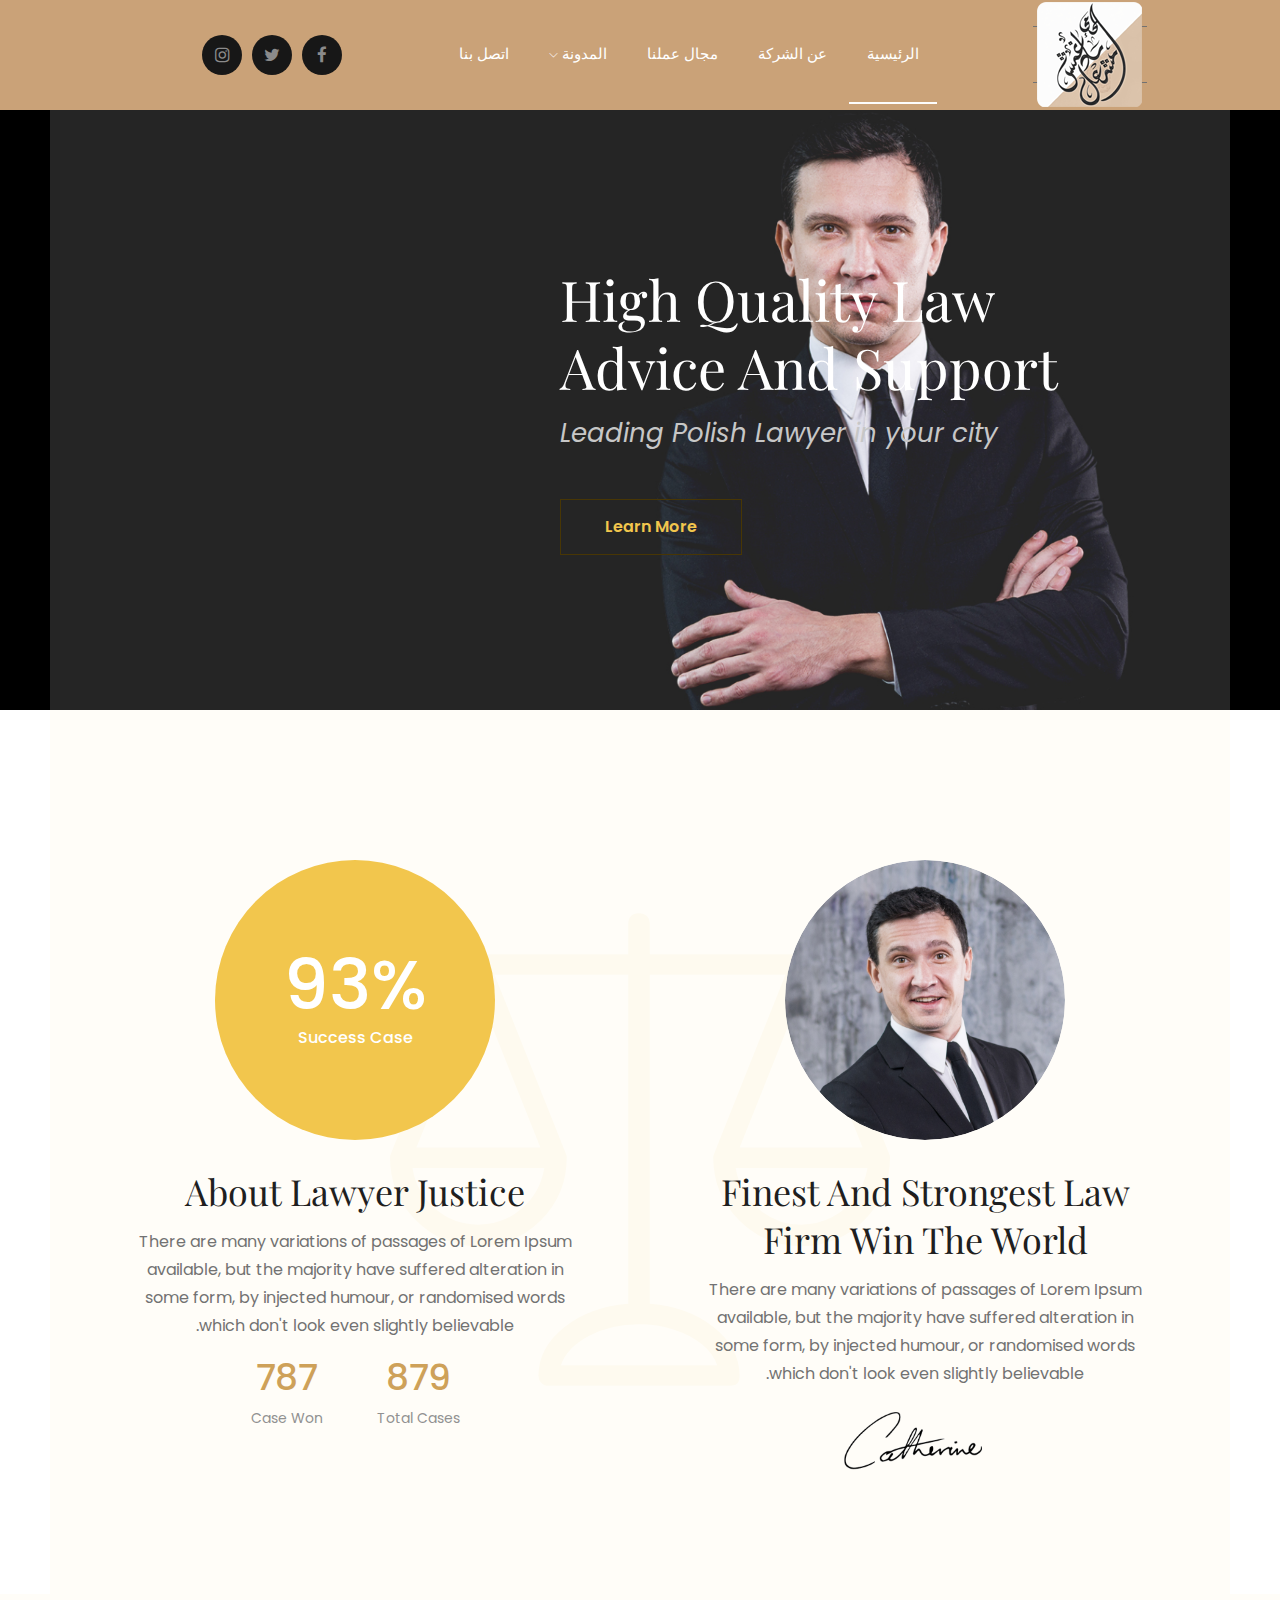
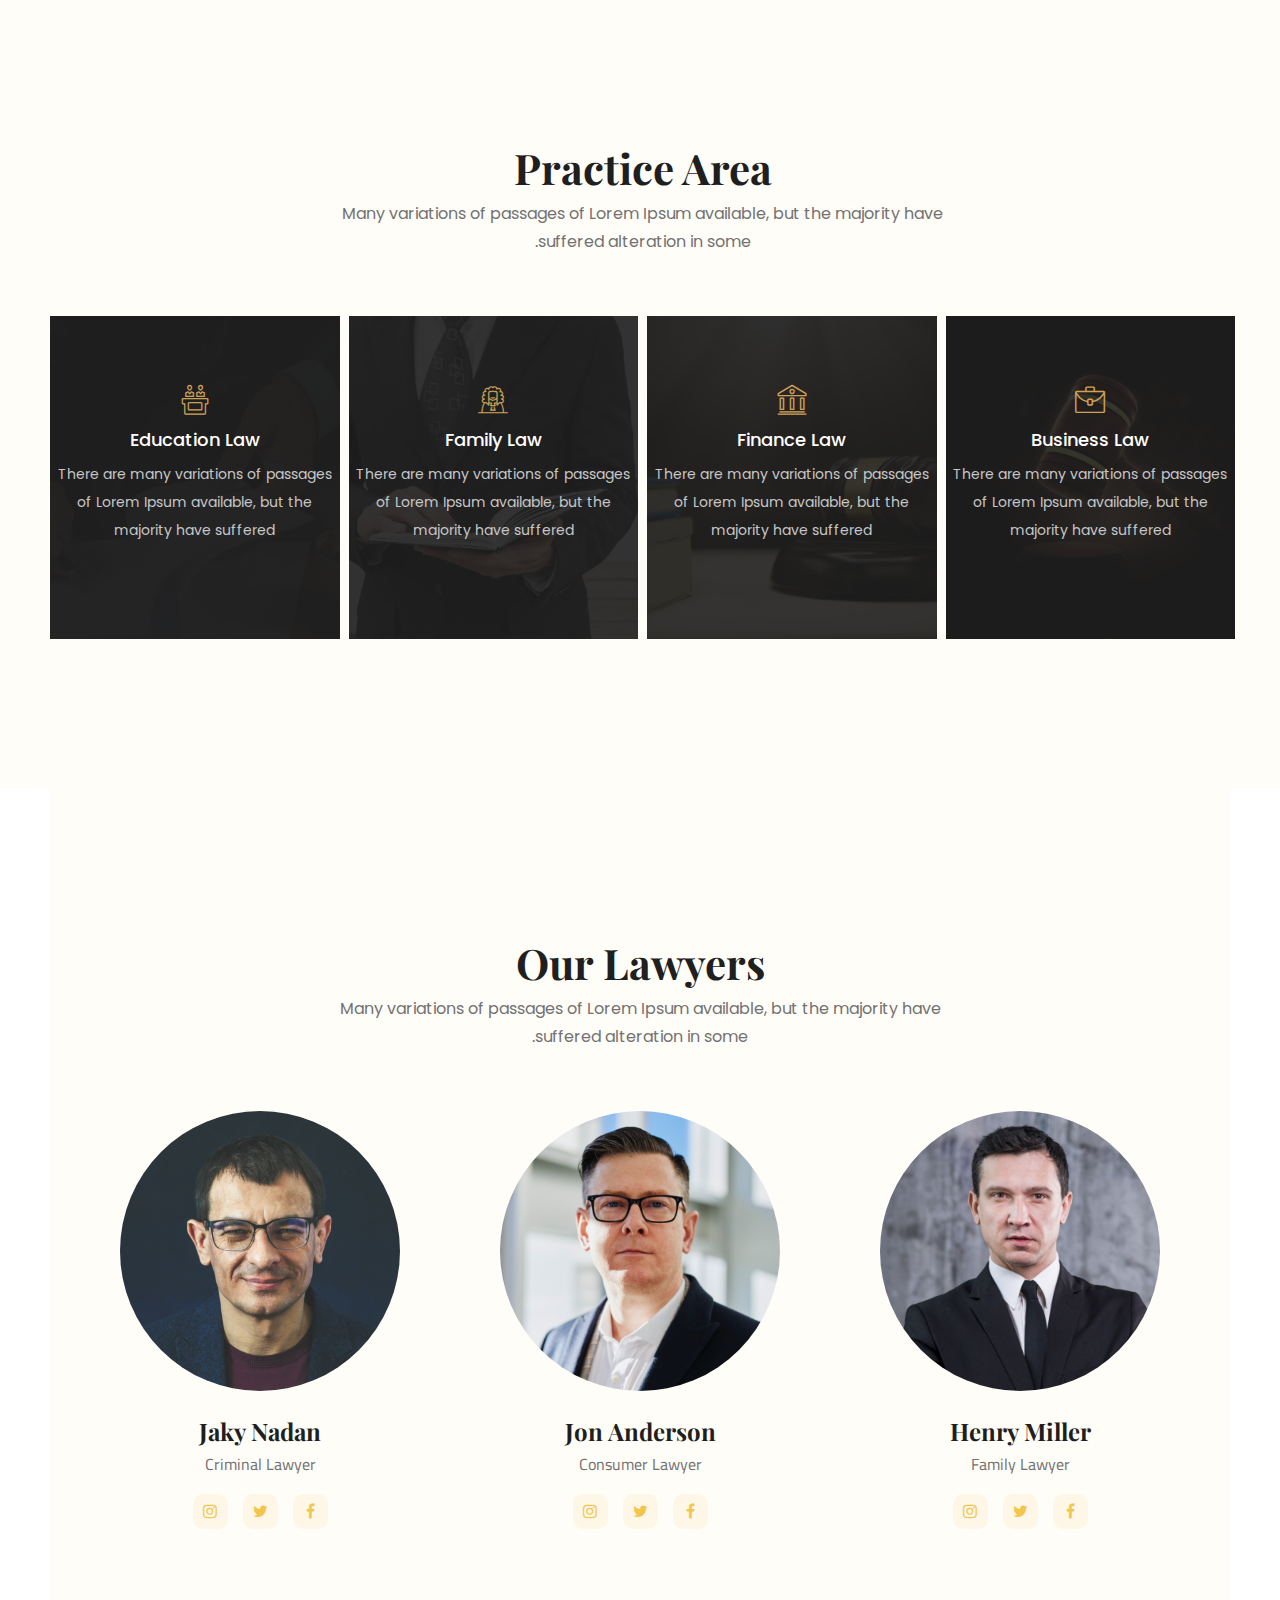
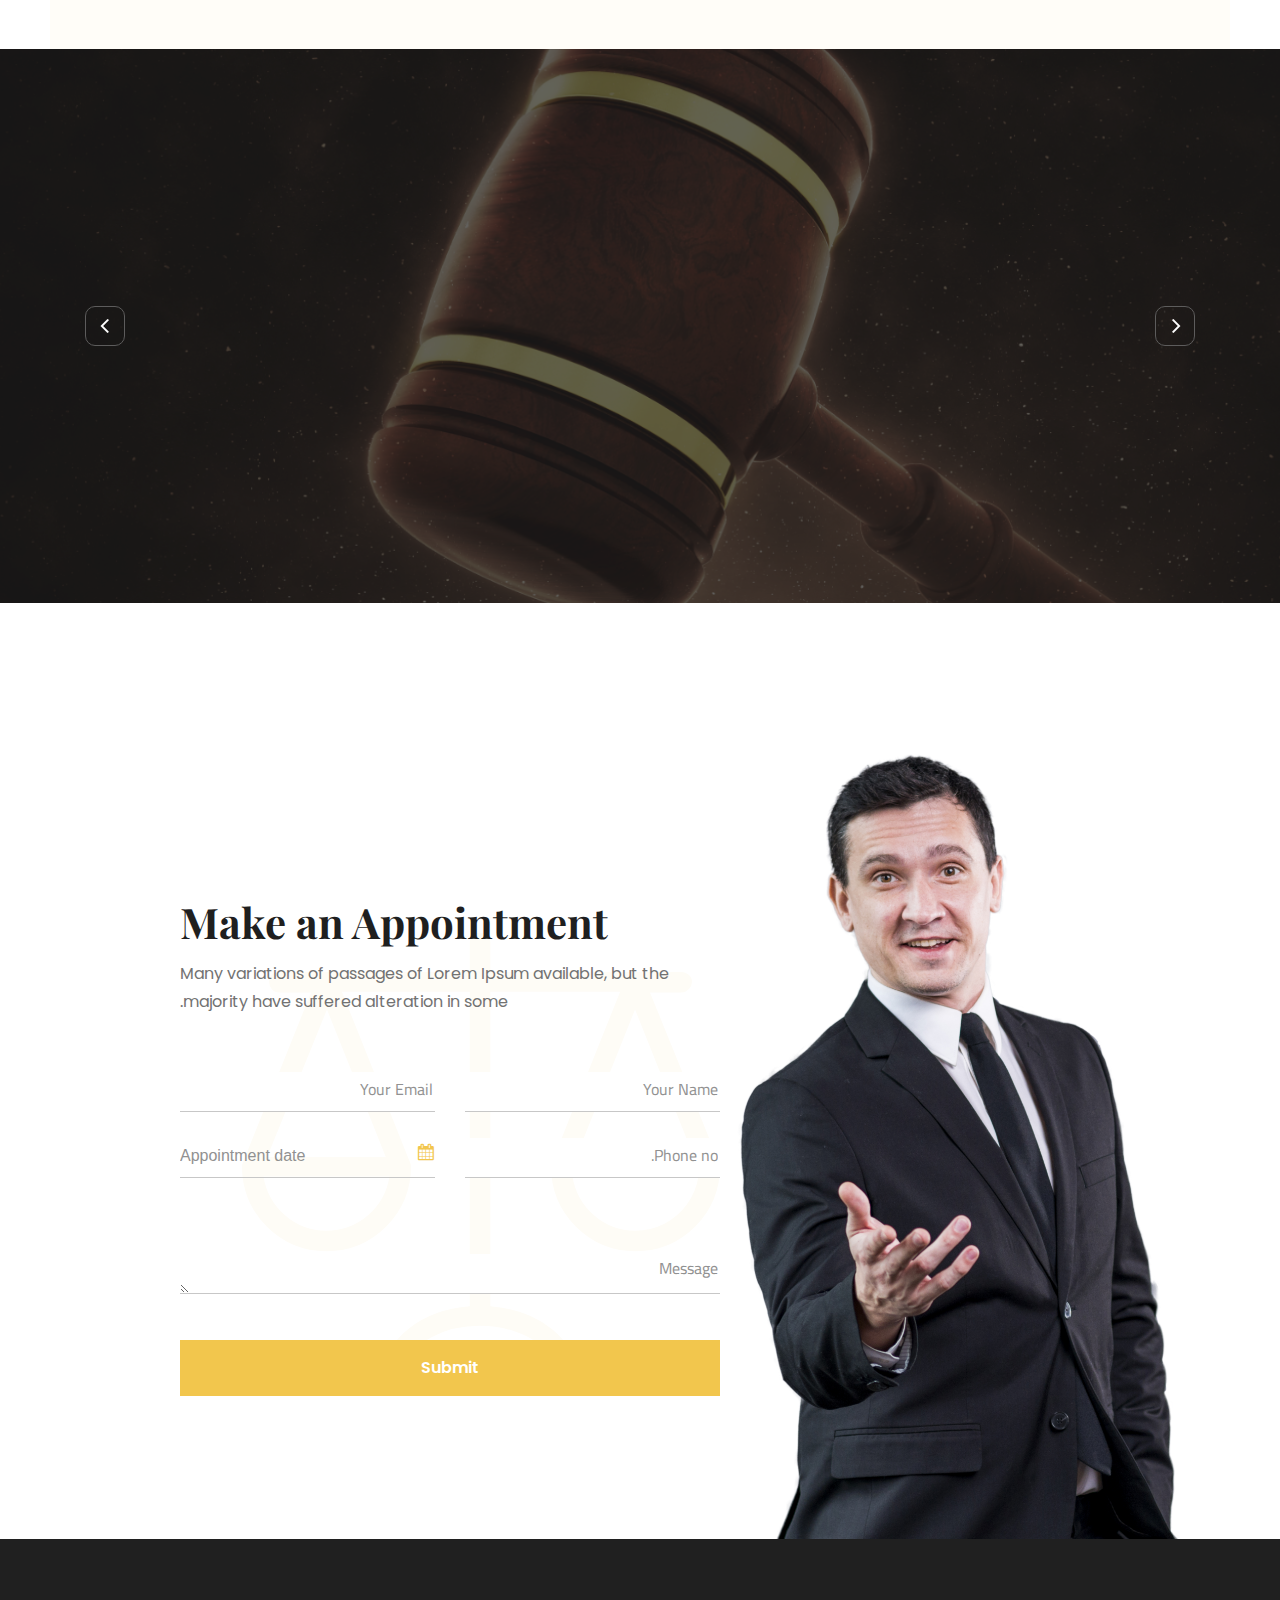
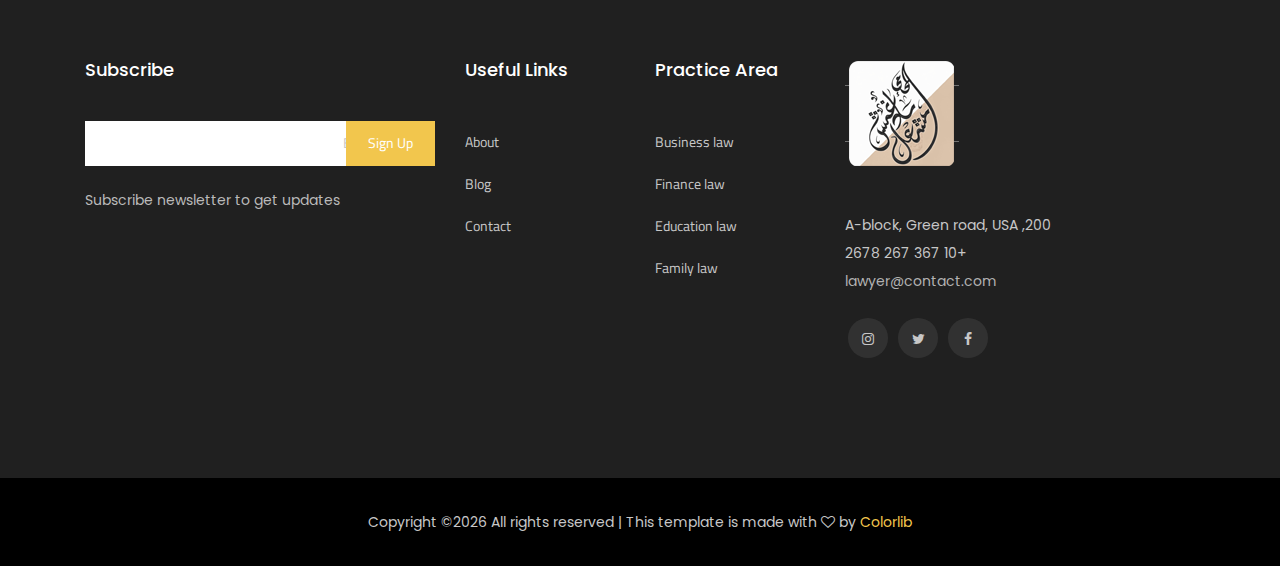
<file: index.html>
<!doctype html>
<html class="no-js" lang="ar" dir="rtl">

<head>
    <meta charset="utf-8">
    <meta http-equiv="x-ua-compatible" content="ie=edge">
    <title>مشعل بادغيش</title>
    <meta name="description" content="">
    <meta name="viewport" content="width=device-width, initial-scale=1">

    <!-- <link rel="manifest" href="site.webmanifest"> -->
    <!-- <link rel="shortcut icon" type="image/x-icon" href="img/favicon.png"> -->
    <!-- Place favicon.ico in the root directory -->

    <!-- CSS here -->
    <link rel="stylesheet" href="css/bootstrap.min.css">
    <link rel="stylesheet" href="css/owl.carousel.min.css">
    <link rel="stylesheet" href="css/magnific-popup.css">
    <link rel="stylesheet" href="css/font-awesome.min.css">
    <link rel="stylesheet" href="css/themify-icons.css">
    <link rel="stylesheet" href="css/nice-select.css">
    <link rel="stylesheet" href="css/flaticon.css">
    <link rel="stylesheet" href="css/flaticon.css">
    <link rel="stylesheet" href="css/gijgo.css">
    <link rel="stylesheet" href="css/slicknav.css">
    <link rel="stylesheet" href="css/style.css">
    <!-- <link rel="stylesheet" href="css/responsive.css"> -->
</head>

<body>
    <!--[if lte IE 9]>
            <p class="browserupgrade">You are using an <strong>outdated</strong> browser. Please <a href="https://browsehappy.com/">upgrade your browser</a> to improve your experience and security.</p>
        <![endif]-->

    <!-- header-start -->
    <header>
        <div class="header-area ">
            <div id="sticky-header" class="main-header-area">
                <div class="container-fluid p-0">
                    <div class="row align-items-center justify-content-between no-gutters">
                        <div class="col-xl-2 col-lg-2">
                            <div class="logo-img">
                                <a href="index.html">
                                    <img src="img/logo.png" alt="">
                                </a>
                            </div>
                        </div>
                        <div class="col-xl-7 col-lg-8">
                            <div class="main-menu  d-none d-lg-block">
                                <nav>
                                    <ul id="navigation">
                                        <li><a class="active" href="index.html">الرئيسية</a></li>
                                        <li><a href="about.html">عن الشركة</a></li>
                                        <li><a href="Practice.html">مجال عملنا</a></li>
                                        <li><a href="#">المدونة <i class="ti-angle-down"></i></a>
                                            <ul class="submenu">
                                                <li><a href="blog.html">blog</a></li>
                                                <li><a href="single-blog.html">single-blog</a></li>
                                            </ul>
                                        </li>
                                        <!-- <li><a href="#">pages <i class="ti-angle-down"></i></a>
                                            <ul class="submenu">
                                                <li><a href="elements.html">elements</a></li>
                                            </ul> -->
                                        </li>
                                        <li><a href="contact.html">اتصل بنا</a></li>
                                    </ul>
                                </nav>
                            </div>
                        </div>
                        <div class="col-xl-3 col-lg-2 d-none d-lg-block">
                            <div class="social_media_links">
                                <ul>
                                    <li><a href="#"> <i class="fa fa-facebook"></i> </a></li>
                                    <li><a href="#"> <i class="fa fa-twitter"></i> </a></li>
                                    <li><a href="#"> <i class="fa fa-instagram"></i> </a></li>
                                </ul>
                            </div>
                        </div>
                        <div class="col-12">
                            <div class="mobile_menu d-block d-lg-none"></div>
                        </div>
                    </div>
                </div>
            </div>
        </div>
    </header>
    <!-- header-end -->

    <!-- slider_area_start -->
    <div class="slider_area ">
        <div class="slider_area_inner slider_bg_1 d-flex align-items-center">
            <div class="container">
                <div class="row">
                    <div class="col-xl-7">
                        <div class="single_slider">
                            <div class="slider_text">
                                <h3>High Quality Law <br>
                                    Advice and Support</h3>
                                <p>Leading Polish Lawyer in your city</p>
                                <a href="#" class="boxed-btn4 ">Learn More</a>
                            </div>
                        </div>
                    </div>
                </div>
            </div>
        </div>
    </div>
    <!-- slider_area_end -->

    <!-- about_area _start  -->
    <div class="about_area">
        <div class="opacity_icon d-none d-lg-block">
            <i class="flaticon-balance"></i>
        </div>
        <div class="container">
            <div class="row">
                <div class="col-xl-6 col-md-6">
                    <div class="single_about_info text-center">
                        <div class="about_thumb">
                            <img src="img/about/1.png" alt="">
                        </div>
                        <h3>Finest And Strongest Law <br>
                            Firm Win The World</h3>
                        <p>There are many variations of passages of Lorem Ipsum <br> available, but the majority have
                            suffered alteration in <br> some form, by injected humour, or randomised words <br> which
                            don't look even slightly believable. </p>
                        <div class="signature">
                            <img src="img/about/signature.png" alt="">
                        </div>
                    </div>
                </div>
                <div class="col-xl-6 col-md-6">
                    <div class="single_about_info text-center">
                        <div class="about_thumb">
                            <div class="image_hover">
                                <div class="hover_inner">
                                    <h2>93%</h2>
                                    <span>Success Case</span>
                                </div>
                            </div>
                        </div>
                        <h3>About Lawyer Justice</h3>
                        <p>There are many variations of passages of Lorem Ipsum <br> available, but the majority have
                            suffered alteration in <br> some form, by injected humour, or randomised words <br> which
                            don't look even slightly believable. </p>
                        <div class="total_cases">
                            <div class="single_cases">
                                <h4>879</h4>
                                <p>Total Cases</p>
                            </div>
                            <div class="single_cases">
                                <h4>787</h4>
                                <p>Case Won</p>
                            </div>
                        </div>
                    </div>
                </div>
            </div>
        </div>
    </div>
    <!-- about_area _end -->

    <!-- practice_area_start -->
    <div class="practice_area">
        <div class="container-fluid p-0">
            <div class="row">
                <div class="col-xl-12">
                    <div class="section_title text-center mb-60">
                        <h3>Practice Area</h3>
                        <p>Many variations of passages of Lorem Ipsum available, but the majority have <br> suffered alteration in some.</p>
                    </div>
                </div>
            </div>
            <div class="row no-gutters">
                <div class="col-xl-3 col-md-6">
                    <div class="single_practice">
                        <div class="practice_image">
                            <img src="img/practice/1.png" alt="">
                        </div>
                        <div class="practice_hover text-center">
                            <div class="hover_inner">
                                <i class="flaticon-case"></i>
                                <h3>Business Law</h3>
                                <p>There are many variations of passages of <br> Lorem Ipsum available, <br> but the
                                    majority have suffered</p>
                                <a href="#" class="lern_more">Learn More</a>
                            </div>
                        </div>
                    </div>
                </div>
                <div class="col-xl-3 col-md-6">
                    <div class="single_practice">
                        <div class="practice_image">
                            <img src="img/practice/2.png" alt="">
                        </div>
                        <div class="practice_hover text-center">
                            <div class="hover_inner">
                                <i class="flaticon-courthouse"></i>
                                <h3>Finance Law</h3>
                                <p>There are many variations of passages of <br> Lorem Ipsum available, <br> but the
                                    majority have suffered</p>
                                <a href="#" class="lern_more">Learn More</a>
                            </div>
                        </div>
                    </div>
                </div>
                <div class="col-xl-3 col-md-6">
                    <div class="single_practice">
                        <div class="practice_image">
                            <img src="img/practice/3.png" alt="">
                        </div>
                        <div class="practice_hover text-center">
                            <div class="hover_inner">
                                <i class="flaticon-judge"></i>
                                <h3>Family Law</h3>
                                <p>There are many variations of passages of <br> Lorem Ipsum available, <br> but the
                                    majority have suffered</p>
                                <a href="#" class="lern_more">Learn More</a>
                            </div>
                        </div>
                    </div>
                </div>
                <div class="col-xl-3 col-md-6">
                    <div class="single_practice">
                        <div class="practice_image">
                            <img src="img/practice/4.png" alt="">
                        </div>
                        <div class="practice_hover text-center">
                            <div class="hover_inner">
                                <i class="flaticon-jury"></i>
                                <h3>Education Law</h3>
                                <p>There are many variations of passages of <br> Lorem Ipsum available, <br> but the
                                    majority have suffered</p>
                                <a href="#" class="lern_more">Learn More</a>
                            </div>
                        </div>
                    </div>
                </div>
            </div>
        </div>
    </div>
    <!-- practice_area_end -->

    <!-- our_loyers-start  -->
    <div class="our_loyers">
        <div class="container">
                <div class="row">
                        <div class="col-xl-12">
                            <div class="section_title text-center mb-60">
                                <h3>Our Lawyers</h3>
                                <p>Many variations of passages of Lorem Ipsum available, but the majority have <br> suffered alteration in some.</p>
                            </div>
                        </div>
                    </div>
            <div class="row">
                <div class="col-xl-4 col-md-6 col-lg-4">
                    <div class="single_loyers text-center">
                        <div class="thumb">
                            <img src="img/lawyers/1.png" alt="">
                        </div>
                        <h3>Henry Miller</h3>
                        <span>Family Lawyer</span>
                        <div class="social_links">
                            <ul>
                                <li><a href="#"> <i class="fa fa-facebook"></i> </a></li>
                                <li><a href="#"> <i class="fa fa-twitter"></i> </a></li>
                                <li><a href="#"> <i class="fa fa-instagram"></i> </a></li>
                            </ul>
                        </div>
                    </div>
                </div>
                <div class="col-xl-4 col-md-6 col-lg-4">
                    <div class="single_loyers text-center">
                        <div class="thumb">
                            <img src="img/lawyers/2.png" alt="">
                        </div>
                        <h3>Jon Anderson</h3>
                        <span>Consumer Lawyer</span>
                        <div class="social_links">
                            <ul>
                                <li><a href="#"> <i class="fa fa-facebook"></i> </a></li>
                                <li><a href="#"> <i class="fa fa-twitter"></i> </a></li>
                                <li><a href="#"> <i class="fa fa-instagram"></i> </a></li>
                            </ul>
                        </div>
                    </div>
                </div>
                <div class="col-xl-4 col-md-6 col-lg-4">
                    <div class="single_loyers text-center">
                        <div class="thumb">
                            <img src="img/lawyers/3.png" alt="">
                        </div>
                        <h3>Jaky Nadan</h3>
                        <span>Criminal Lawyer</span>
                        <div class="social_links">
                            <ul>
                                <li><a href="#"> <i class="fa fa-facebook"></i> </a></li>
                                <li><a href="#"> <i class="fa fa-twitter"></i> </a></li>
                                <li><a href="#"> <i class="fa fa-instagram"></i> </a></li>
                            </ul>
                        </div>
                    </div>
                </div>
            </div>
        </div>
    </div>
    <!-- our_loyers-end  -->

    <!-- testmonial_area_start  -->
    <div class="testmonial_area testmonial_bg_1 overlay2">
        <div class="container">
            <div class="row">
                <div class="col-xl-12">
                    <div class="testmonial_active owl-carousel">
                        <div class="single_testmonial text-center">
                            <i class="flaticon-straight-quotes"></i>
                            <p>There are many variations of passages of Lorem Ipsum available, but the <br> majority have suffered alteration in some form, by injected humour, or <br> randomised words which don't look even slightly believable. </p>
                            <div class="author_info d-flex justify-content-center align-items-center">
                                <div class="thumb">
                                    <img src="img/testmonial/smaill_thumb.png" alt="">
                                </div>
                                <span>- Millan Mirza</span>
                            </div>
                        </div>
                        <div class="single_testmonial text-center">
                            <i class="flaticon-straight-quotes"></i>
                            <p>There are many variations of passages of Lorem Ipsum available, but the <br> majority have suffered alteration in some form, by injected humour, or <br> randomised words which don't look even slightly believable. </p>
                            <div class="author_info d-flex justify-content-center align-items-center">
                                <div class="thumb">
                                    <img src="img/testmonial/smaill_thumb.png" alt="">
                                </div>
                                <span>- Millan Mirza</span>
                            </div>
                        </div>
                        <div class="single_testmonial text-center">
                            <i class="flaticon-straight-quotes"></i>
                            <p>There are many variations of passages of Lorem Ipsum available, but the <br> majority have suffered alteration in some form, by injected humour, or <br> randomised words which don't look even slightly believable. </p>
                            <div class="author_info d-flex justify-content-center align-items-center">
                                <div class="thumb">
                                    <img src="img/testmonial/smaill_thumb.png" alt="">
                                </div>
                                <span>- Millan Mirza</span>
                            </div>
                        </div>
                    </div>
                </div>
            </div>
        </div>
    </div>
    <!-- testmonial_area_end  -->

    <div class="appointment_area">
        <div class="container">
            <div class="row align-items-center">
                <div class="col-xl-5 col-md-6 col-lg-6">
                    <div class="appiontment_thumb d-none d-lg-block">
                        <img src="img/appointment/1.png" alt="">
                    </div>
                </div>
                <div class="col-xl-6 offset-xl-1 col-md-6 col-md-12 col-lg-6">
                    <div class="appointment_info">
                        <div class="opacity_icon d-none d-lg-block">
                            <i class="flaticon-balance"></i>
                        </div>
                        <h3>Make an Appointment</h3>
                        <p>Many variations of passages of Lorem Ipsum available, but the majority have suffered alteration in some.</p>
                        <form action="#">
                                <div class="row">
                                    <div class="col-xl-6 col-md-6">
                                            <input type="text" placeholder="Your Name">
                                    </div>
                                    <div class="col-xl-6 col-md-6">
                                            <input type="email" placeholder="Your Email">
                                    </div>
                                    <div class="col-xl-6 col-md-6">
                                            <input type="text" placeholder="Phone no.">
                                    </div>
                                    <div class="col-xl-6 col-md-6">
                                        <input id="datepicker" placeholder="Appointment date">
                                    </div>
                                    <div class="col-xl-12">
                                        <textarea placeholder="Message" ></textarea>
                                    </div>
                                    <div class="col-xl-12">
                                        <div class="appoinment_button">
                                            <button class="boxed-btn5 " type="submit" >Submit</button>
                                        </div>
                                    </div>
                                </div>
        
                            </form>
                    </div>

                </div>
            </div>
        </div>
    </div>

    <!-- footer_start -->
    <footer class="footer">
        <div class="footer_top">
            <div class="container">
                <div class="row">
                    <div class="col-xl-4 col-md-6 col-lg-3">
                        <div class="footer_widget">
                            <div class="footer_logo">
                                <a href="index.html">
                                    <img src="img/logo.png" alt="">
                                </a>
                            </div>
                            <p class="footer_text">200, A-block, Green road, USA <br>
                                +10 367 267 2678 <br>
                                <a class="domain" href="#">lawyer@contact.com</a></p>
                            <div class="socail_links">
                                <ul>
                                    <li>
                                        <a href="#">
                                            <i class="fa fa-facebook"></i>
                                        </a>
                                    </li>
                                    <li>
                                        <a href="#">
                                            <i class="fa fa-twitter"></i>
                                        </a>
                                    </li>
                                    <li>
                                        <a href="#">
                                            <i class="fa fa-instagram"></i>
                                        </a>
                                    </li>
                                </ul>
                            </div>
                        </div>
                    </div>
                    <div class="col-xl-2 col-md-6 col-lg-2">
                        <div class="footer_widget">
                            <h3 class="footer_title">
                                    Practice Area
                            </h3>
                            <ul>
                                <li><a href="#">Business law
                                    </a></li>
                                <li><a href="#">Finance law</a></li>
                                <li><a href="#">Education law</a></li>
                                <li><a href="#">Family law</a></li>
                            </ul>
                        </div>
                    </div>
                    <div class="col-xl-2 col-md-6 col-lg-2">
                        <div class="footer_widget">
                            <h3 class="footer_title">
                                    Useful Links
                            </h3>
                            <ul>
                                <li><a href="#">About</a></li>
                                <li><a href="#">Blog</a></li>
                                <li><a href="#"> Contact</a></li>
                            </ul>
                        </div>
                    </div>
                    <div class="col-xl-4 col-md-6 col-lg-4">
                        <div class="footer_widget">
                            <h3 class="footer_title">
                                    Subscribe
                            </h3>
                            <form action="#" class="newsletter_form">
                                <input type="text" placeholder="Enter your mail">
                                <button type="submit">Sign Up</button>
                            </form>
                            <p class="newsletter_text">Subscribe newsletter to get updates</p>
                        </div>
                    </div>
                </div>
            </div>
        </div>
        <div class="copy-right_text">
            <div class="container">
                <div class="footer_border"></div>
                <div class="row">
                    <div class="col-xl-12">
                        <p class="copy_right text-center">
                            <!-- Link back to Colorlib can't be removed. Template is licensed under CC BY 3.0. -->
Copyright &copy;<script>document.write(new Date().getFullYear());</script> All rights reserved | This template is made with <i class="fa fa-heart-o" aria-hidden="true"></i> by <a href="https://colorlib.com" target="_blank">Colorlib</a>
<!-- Link back to Colorlib can't be removed. Template is licensed under CC BY 3.0. -->
                        </p>
                    </div>
                </div>
            </div>
        </div>
    </footer>
    <!-- footer_end -->


    <!-- JS here -->
    <script src="js/vendor/modernizr-3.5.0.min.js"></script>
    <script src="js/vendor/jquery-1.12.4.min.js"></script>
    <script src="js/popper.min.js"></script>
    <script src="js/bootstrap.min.js"></script>
    <script src="js/owl.carousel.min.js"></script>
    <script src="js/isotope.pkgd.min.js"></script>
    <script src="js/ajax-form.js"></script>
    <script src="js/waypoints.min.js"></script>
    <script src="js/jquery.counterup.min.js"></script>
    <script src="js/imagesloaded.pkgd.min.js"></script>
    <script src="js/scrollIt.js"></script>
    <script src="js/jquery.scrollUp.min.js"></script>
    <script src="js/wow.min.js"></script>
    <script src="js/nice-select.min.js"></script>
    <script src="js/gijgo.min.js"></script>
    <script src="js/jquery.slicknav.min.js"></script>
    <script src="js/jquery.magnific-popup.min.js"></script>
    <script src="js/plugins.js"></script>

    <!--contact js-->
    <script src="js/contact.js"></script>
    <script src="js/jquery.ajaxchimp.min.js"></script>
    <script src="js/jquery.form.js"></script>
    <script src="js/jquery.validate.min.js"></script>
    <script src="js/mail-script.js"></script>

    <script src="js/main.js"></script>

    <script>
            $('#datepicker').datepicker({
                iconsLibrary: 'fontawesome',
                // disableDaysOfWeek: [0, 0],
            //     icons: {
            //      rightIcon: '<span class="fa fa-caret-down"></span>'
            //  }
            });
            $('#datepicker2').datepicker({
                iconsLibrary: 'fontawesome',
                icons: {
                 rightIcon: '<span class="fa fa-caret-down"></span>'
             }
    
            });
            var timepicker = $('#timepicker').timepicker({
             format: 'HH.MM'
         });
        </script>
</body>

</html>
</file>
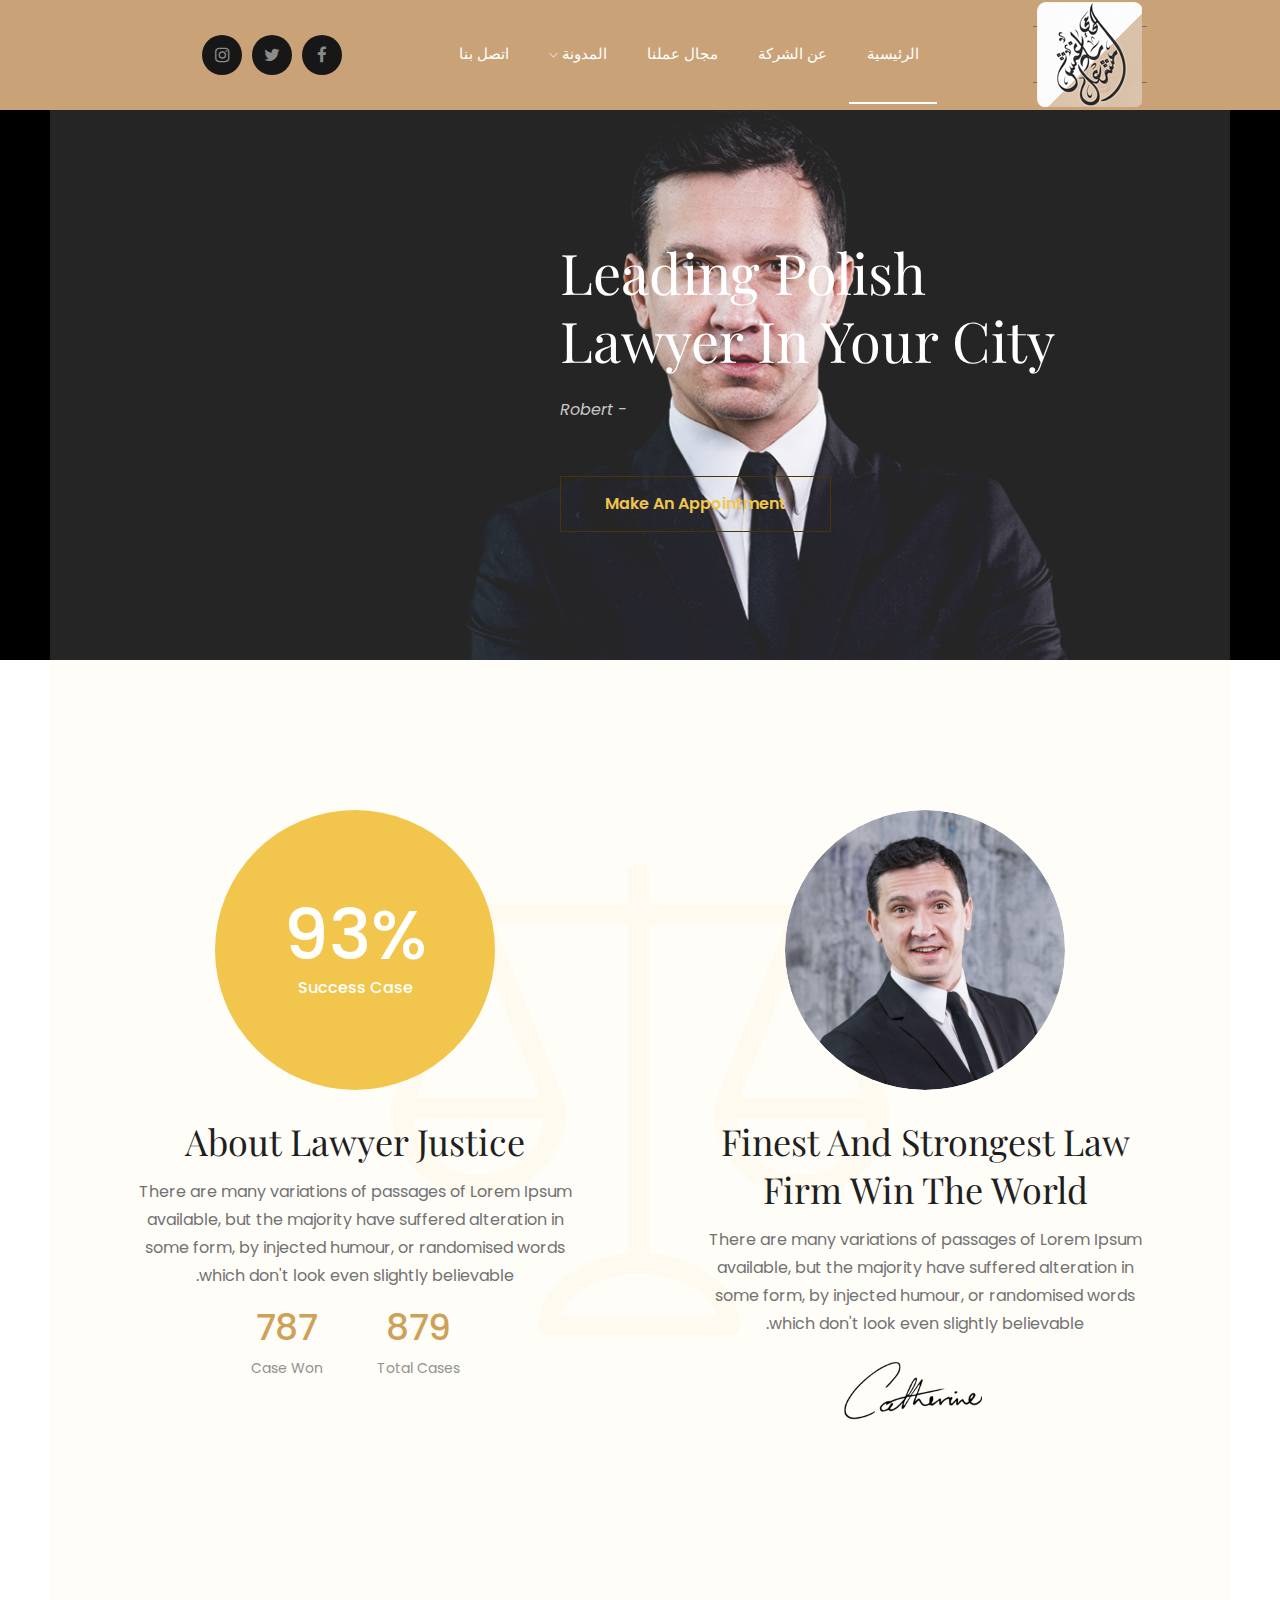
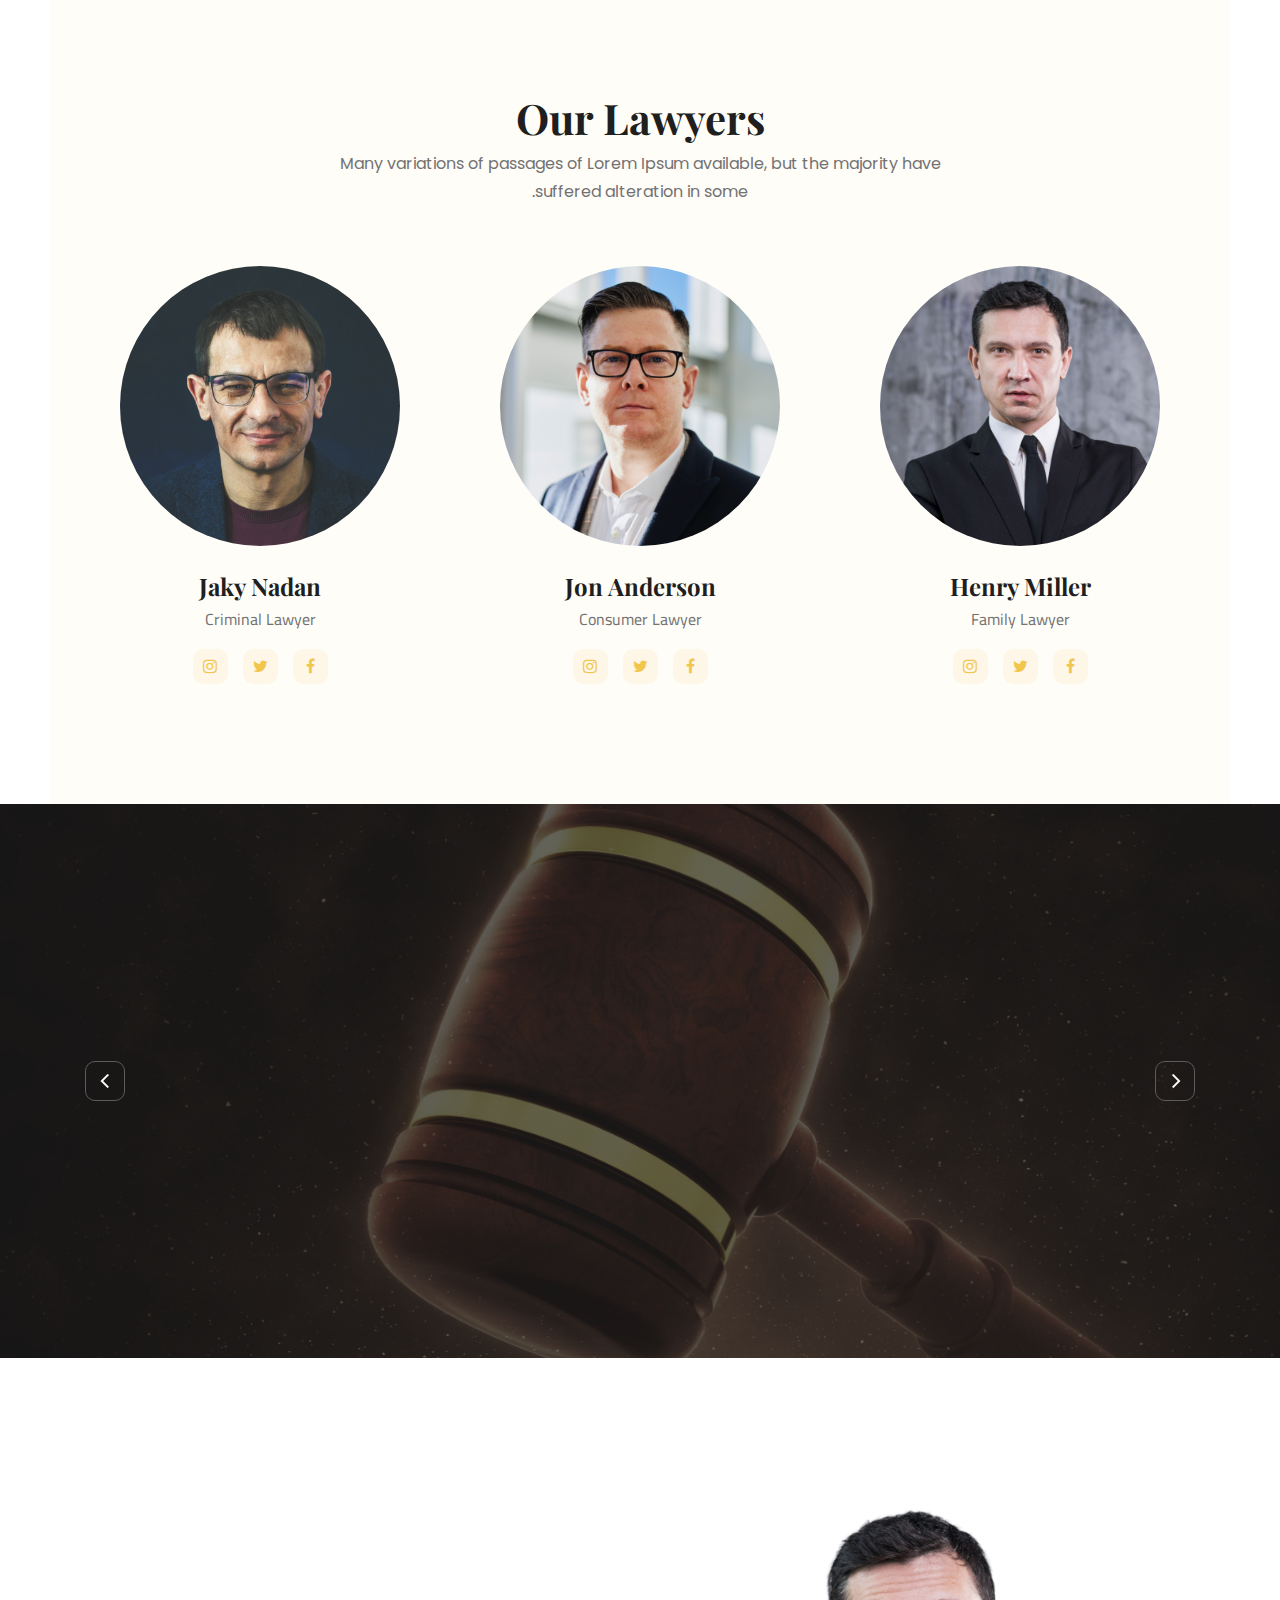
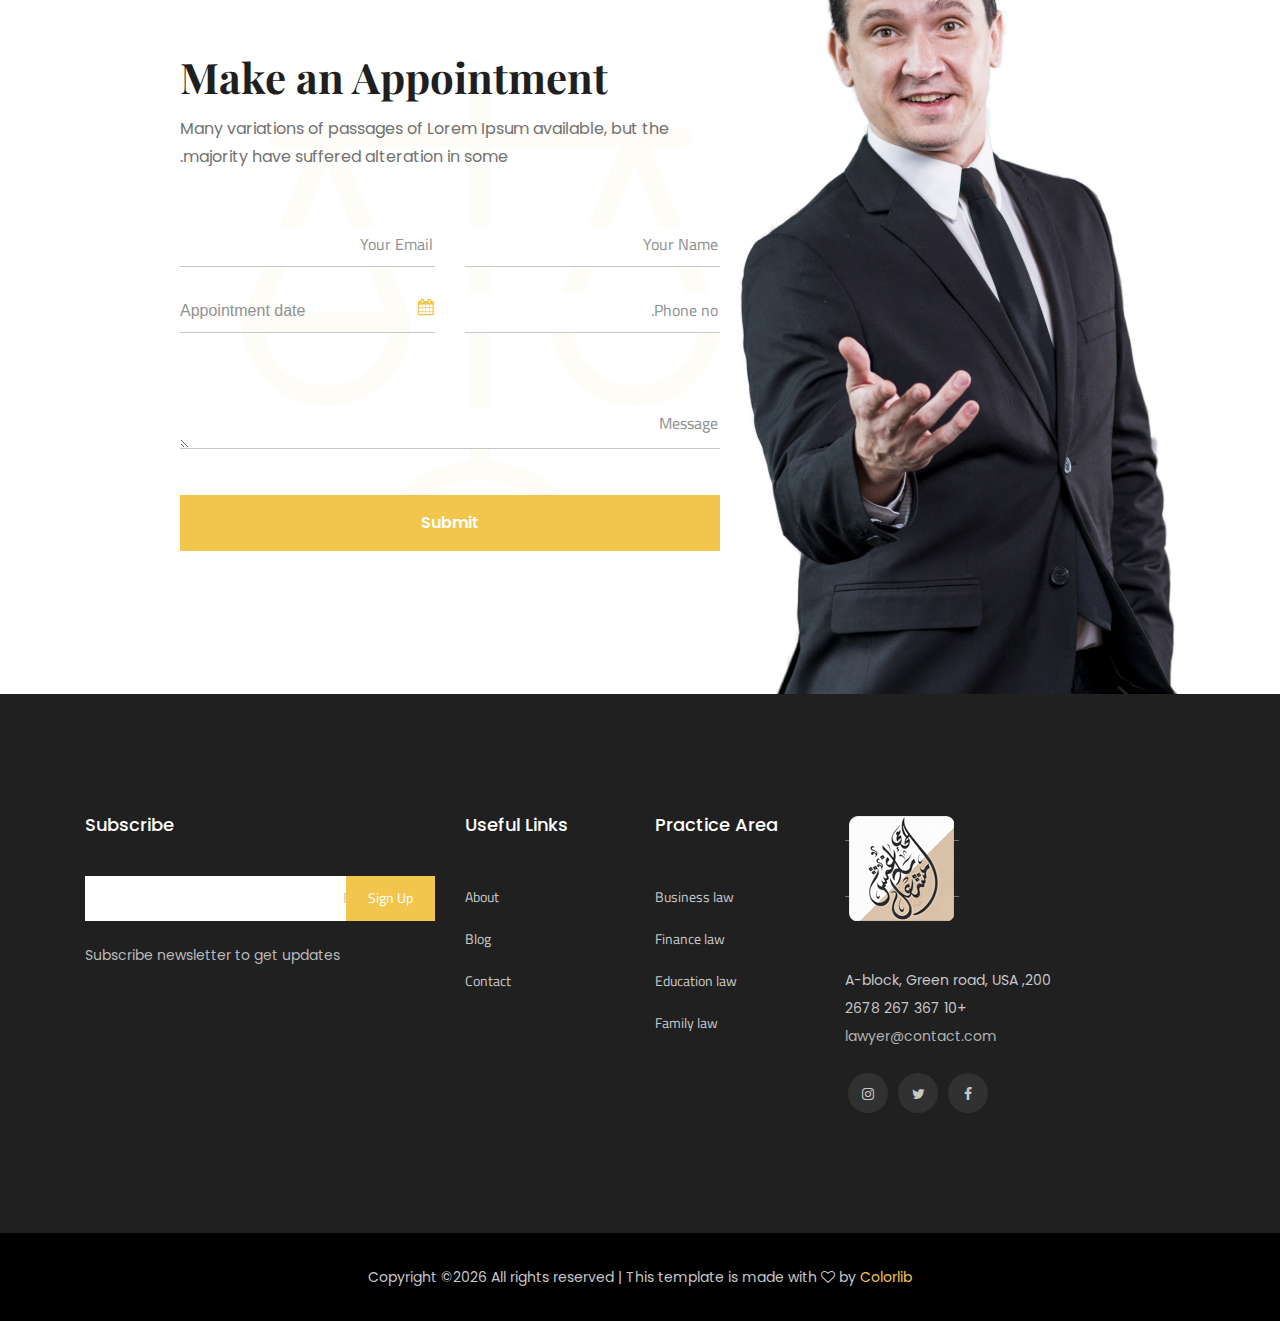
<file: about.html>
<!doctype html>
<html class="no-js" lang="ar" dir="rtl">

<head>
    <meta charset="utf-8">
    <meta http-equiv="x-ua-compatible" content="ie=edge">
    <title>Lawyer</title>
    <meta name="description" content="">
    <meta name="viewport" content="width=device-width, initial-scale=1">

    <!-- <link rel="manifest" href="site.webmanifest"> -->
    <!-- <link rel="shortcut icon" type="image/x-icon" href="img/favicon.png"> -->
    <!-- Place favicon.ico in the root directory -->

    <!-- CSS here -->
    <link rel="stylesheet" href="css/bootstrap.min.css">
    <link rel="stylesheet" href="css/owl.carousel.min.css">
    <link rel="stylesheet" href="css/magnific-popup.css">
    <link rel="stylesheet" href="css/font-awesome.min.css">
    <link rel="stylesheet" href="css/themify-icons.css">
    <link rel="stylesheet" href="css/nice-select.css">
    <link rel="stylesheet" href="css/flaticon.css">
    <link rel="stylesheet" href="css/flaticon.css">
    <link rel="stylesheet" href="css/gijgo.css">
    <link rel="stylesheet" href="css/slicknav.css">
    <link rel="stylesheet" href="css/style.css">
    <!-- <link rel="stylesheet" href="css/responsive.css"> -->
</head>

<body>
    <!--[if lte IE 9]>
            <p class="browserupgrade">You are using an <strong>outdated</strong> browser. Please <a href="https://browsehappy.com/">upgrade your browser</a> to improve your experience and security.</p>
        <![endif]-->

    <!-- header-start -->
    <header>
        <div class="header-area ">
            <div id="sticky-header" class="main-header-area">
                <div class="container-fluid p-0">
                    <div class="row align-items-center justify-content-between no-gutters">
                        <div class="col-xl-2 col-lg-2">
                            <div class="logo-img">
                                <a href="index.html">
                                    <img src="img/logo.png" alt="">
                                </a>
                            </div>
                        </div>
                        <div class="col-xl-7 col-lg-8">
                            <div class="main-menu  d-none d-lg-block">
                                <nav>
                                    <ul id="navigation">
                                        <li><a class="active" href="index.html">الرئيسية</a></li>
                                        <li><a href="about.html">عن الشركة</a></li>
                                        <li><a href="Practice.html">مجال عملنا</a></li>
                                        <li><a href="#">المدونة <i class="ti-angle-down"></i></a>
                                            <ul class="submenu">
                                                <li><a href="blog.html">blog</a></li>
                                                <li><a href="single-blog.html">single-blog</a></li>
                                            </ul>
                                        </li>
                                        <!-- <li><a href="#">pages <i class="ti-angle-down"></i></a>
                                            <ul class="submenu">
                                                <li><a href="elements.html">elements</a></li>
                                            </ul> -->
                                        </li>
                                        <li><a href="contact.html">اتصل بنا</a></li>
                                    </ul>
                                </nav>
                            </div>
                        </div>
                        <div class="col-xl-3 col-lg-2 d-none d-lg-block">
                            <div class="social_media_links">
                                <ul>
                                    <li><a href="#"> <i class="fa fa-facebook"></i> </a></li>
                                    <li><a href="#"> <i class="fa fa-twitter"></i> </a></li>
                                    <li><a href="#"> <i class="fa fa-instagram"></i> </a></li>
                                </ul>
                            </div>
                        </div>
                        <div class="col-12">
                            <div class="mobile_menu d-block d-lg-none"></div>
                        </div>
                    </div>
                </div>
            </div>
        </div>
    </header>
    <!-- header-end -->

    <!-- slider_area_start -->
    <div class="slider_area ">
        <div class="slider_area_inner slider_area_inner2 slider_bg_2 d-flex align-items-center">
            <div class="container">
                <div class="row">
                    <div class="col-xl-7">
                        <div class="single_slider">
                            <div class="slider_text">
                                <h3>Leading Polish <br> 
                                    Lawyer in your city</h3>
                                <p class="name" >- Robert</p>
                                <a href="#" class="boxed-btn4 ">Make an Appointment</a>
                            </div>
                        </div>
                    </div>
                </div>
            </div>
        </div>
    </div>
    <!-- slider_area_end -->

    <!-- about_area _start  -->
    <div class="about_area">
        <div class="opacity_icon d-none d-lg-block">
            <i class="flaticon-balance"></i>
        </div>
        <div class="container">
            <div class="row">
                <div class="col-xl-6 col-md-6">
                    <div class="single_about_info text-center">
                        <div class="about_thumb">
                            <img src="img/about/1.png" alt="">
                        </div>
                        <h3>Finest And Strongest Law <br>
                            Firm Win The World</h3>
                        <p>There are many variations of passages of Lorem Ipsum <br> available, but the majority have
                            suffered alteration in <br> some form, by injected humour, or randomised words <br> which
                            don't look even slightly believable. </p>
                        <div class="signature">
                            <img src="img/about/signature.png" alt="">
                        </div>
                    </div>
                </div>
                <div class="col-xl-6 col-md-6">
                    <div class="single_about_info text-center">
                        <div class="about_thumb">
                            <div class="image_hover">
                                <div class="hover_inner">
                                    <h2>93%</h2>
                                    <span>Success Case</span>
                                </div>
                            </div>
                        </div>
                        <h3>About Lawyer Justice</h3>
                        <p>There are many variations of passages of Lorem Ipsum <br> available, but the majority have
                            suffered alteration in <br> some form, by injected humour, or randomised words <br> which
                            don't look even slightly believable. </p>
                        <div class="total_cases">
                            <div class="single_cases">
                                <h4>879</h4>
                                <p>Total Cases</p>
                            </div>
                            <div class="single_cases">
                                <h4>787</h4>
                                <p>Case Won</p>
                            </div>
                        </div>
                    </div>
                </div>
            </div>
        </div>
    </div>
    <!-- about_area _end -->

    <!-- our_loyers-start  -->
    <div class="our_loyers">
        <div class="container">
                <div class="row">
                        <div class="col-xl-12">
                            <div class="section_title text-center mb-60">
                                <h3>Our Lawyers</h3>
                                <p>Many variations of passages of Lorem Ipsum available, but the majority have <br> suffered alteration in some.</p>
                            </div>
                        </div>
                    </div>
            <div class="row">
                <div class="col-xl-4 col-md-6 col-lg-4">
                    <div class="single_loyers text-center">
                        <div class="thumb">
                            <img src="img/lawyers/1.png" alt="">
                        </div>
                        <h3>Henry Miller</h3>
                        <span>Family Lawyer</span>
                        <div class="social_links">
                            <ul>
                                <li><a href="#"> <i class="fa fa-facebook"></i> </a></li>
                                <li><a href="#"> <i class="fa fa-twitter"></i> </a></li>
                                <li><a href="#"> <i class="fa fa-instagram"></i> </a></li>
                            </ul>
                        </div>
                    </div>
                </div>
                <div class="col-xl-4 col-md-6 col-lg-4">
                    <div class="single_loyers text-center">
                        <div class="thumb">
                            <img src="img/lawyers/2.png" alt="">
                        </div>
                        <h3>Jon Anderson</h3>
                        <span>Consumer Lawyer</span>
                        <div class="social_links">
                            <ul>
                                <li><a href="#"> <i class="fa fa-facebook"></i> </a></li>
                                <li><a href="#"> <i class="fa fa-twitter"></i> </a></li>
                                <li><a href="#"> <i class="fa fa-instagram"></i> </a></li>
                            </ul>
                        </div>
                    </div>
                </div>
                <div class="col-xl-4 col-md-6 col-lg-4">
                    <div class="single_loyers text-center">
                        <div class="thumb">
                            <img src="img/lawyers/3.png" alt="">
                        </div>
                        <h3>Jaky Nadan</h3>
                        <span>Criminal Lawyer</span>
                        <div class="social_links">
                            <ul>
                                <li><a href="#"> <i class="fa fa-facebook"></i> </a></li>
                                <li><a href="#"> <i class="fa fa-twitter"></i> </a></li>
                                <li><a href="#"> <i class="fa fa-instagram"></i> </a></li>
                            </ul>
                        </div>
                    </div>
                </div>
            </div>
        </div>
    </div>
    <!-- our_loyers-end  -->

    <!-- testmonial_area_start  -->
    <div class="testmonial_area testmonial_bg_1 overlay2">
        <div class="container">
            <div class="row">
                <div class="col-xl-12">
                    <div class="testmonial_active owl-carousel">
                        <div class="single_testmonial text-center">
                            <i class="flaticon-straight-quotes"></i>
                            <p>There are many variations of passages of Lorem Ipsum available, but the <br> majority have suffered alteration in some form, by injected humour, or <br> randomised words which don't look even slightly believable. </p>
                            <div class="author_info d-flex justify-content-center align-items-center">
                                <div class="thumb">
                                    <img src="img/testmonial/smaill_thumb.png" alt="">
                                </div>
                                <span>- Millan Mirza</span>
                            </div>
                        </div>
                        <div class="single_testmonial text-center">
                            <i class="flaticon-straight-quotes"></i>
                            <p>There are many variations of passages of Lorem Ipsum available, but the <br> majority have suffered alteration in some form, by injected humour, or <br> randomised words which don't look even slightly believable. </p>
                            <div class="author_info d-flex justify-content-center align-items-center">
                                <div class="thumb">
                                    <img src="img/testmonial/smaill_thumb.png" alt="">
                                </div>
                                <span>- Millan Mirza</span>
                            </div>
                        </div>
                        <div class="single_testmonial text-center">
                            <i class="flaticon-straight-quotes"></i>
                            <p>There are many variations of passages of Lorem Ipsum available, but the <br> majority have suffered alteration in some form, by injected humour, or <br> randomised words which don't look even slightly believable. </p>
                            <div class="author_info d-flex justify-content-center align-items-center">
                                <div class="thumb">
                                    <img src="img/testmonial/smaill_thumb.png" alt="">
                                </div>
                                <span>- Millan Mirza</span>
                            </div>
                        </div>
                    </div>
                </div>
            </div>
        </div>
    </div>
    <!-- testmonial_area_end  -->

    <div class="appointment_area">
        <div class="container">
            <div class="row align-items-center">
                <div class="col-xl-5 col-md-6 col-lg-6">
                    <div class="appiontment_thumb d-none d-lg-block">
                        <img src="img/appointment/1.png" alt="">
                    </div>
                </div>
                <div class="col-xl-6 offset-xl-1 col-md-6 col-md-12 col-lg-6">
                    <div class="appointment_info">
                        <div class="opacity_icon d-none d-lg-block">
                            <i class="flaticon-balance"></i>
                        </div>
                        <h3>Make an Appointment</h3>
                        <p>Many variations of passages of Lorem Ipsum available, but the majority have suffered alteration in some.</p>
                        <form action="#">
                                <div class="row">
                                    <div class="col-xl-6 col-md-6">
                                            <input type="text" placeholder="Your Name">
                                    </div>
                                    <div class="col-xl-6 col-md-6">
                                            <input type="email" placeholder="Your Email">
                                    </div>
                                    <div class="col-xl-6 col-md-6">
                                            <input type="text" placeholder="Phone no.">
                                    </div>
                                    <div class="col-xl-6 col-md-6">
                                        <input id="datepicker" placeholder="Appointment date">
                                    </div>
                                    <div class="col-xl-12">
                                        <textarea placeholder="Message" ></textarea>
                                    </div>
                                    <div class="col-xl-12">
                                        <div class="appoinment_button">
                                            <button class="boxed-btn5 " type="submit" >Submit</button>
                                        </div>
                                    </div>
                                </div>
        
                            </form>
                    </div>

                </div>
            </div>
        </div>
    </div>

    <!-- footer_start -->
    <footer class="footer">
        <div class="footer_top">
            <div class="container">
                <div class="row">
                    <div class="col-xl-4 col-md-6 col-lg-3">
                        <div class="footer_widget">
                            <div class="footer_logo">
                                <a href="index.html">
                                    <img src="img/logo.png" alt="">
                                </a>
                            </div>
                            <p class="footer_text">200, A-block, Green road, USA <br>
                                +10 367 267 2678 <br>
                                <a class="domain" href="#">lawyer@contact.com</a></p>
                            <div class="socail_links">
                                <ul>
                                    <li>
                                        <a href="#">
                                            <i class="fa fa-facebook"></i>
                                        </a>
                                    </li>
                                    <li>
                                        <a href="#">
                                            <i class="fa fa-twitter"></i>
                                        </a>
                                    </li>
                                    <li>
                                        <a href="#">
                                            <i class="fa fa-instagram"></i>
                                        </a>
                                    </li>
                                </ul>
                            </div>
                        </div>
                    </div>
                    <div class="col-xl-2 col-md-6 col-lg-2">
                        <div class="footer_widget">
                            <h3 class="footer_title">
                                    Practice Area
                            </h3>
                            <ul>
                                <li><a href="#">Business law
                                    </a></li>
                                <li><a href="#">Finance law</a></li>
                                <li><a href="#">Education law</a></li>
                                <li><a href="#">Family law</a></li>
                            </ul>
                        </div>
                    </div>
                    <div class="col-xl-2 col-md-6 col-lg-2">
                        <div class="footer_widget">
                            <h3 class="footer_title">
                                    Useful Links
                            </h3>
                            <ul>
                                <li><a href="#">About</a></li>
                                <li><a href="#">Blog</a></li>
                                <li><a href="#"> Contact</a></li>
                            </ul>
                        </div>
                    </div>
                    <div class="col-xl-4 col-md-6 col-lg-4">
                        <div class="footer_widget">
                            <h3 class="footer_title">
                                    Subscribe
                            </h3>
                            <form action="#" class="newsletter_form">
                                <input type="text" placeholder="Enter your mail">
                                <button type="submit">Sign Up</button>
                            </form>
                            <p class="newsletter_text">Subscribe newsletter to get updates</p>
                        </div>
                    </div>
                </div>
            </div>
        </div>
        <div class="copy-right_text">
            <div class="container">
                <div class="footer_border"></div>
                <div class="row">
                    <div class="col-xl-12">
                        <p class="copy_right text-center">
                            <!-- Link back to Colorlib can't be removed. Template is licensed under CC BY 3.0. -->
Copyright &copy;<script>document.write(new Date().getFullYear());</script> All rights reserved | This template is made with <i class="fa fa-heart-o" aria-hidden="true"></i> by <a href="https://colorlib.com" target="_blank">Colorlib</a>
<!-- Link back to Colorlib can't be removed. Template is licensed under CC BY 3.0. -->
                        </p>
                    </div>
                </div>
            </div>
        </div>
    </footer>
    <!-- footer_end -->


    <!-- JS here -->
    <script src="js/vendor/modernizr-3.5.0.min.js"></script>
    <script src="js/vendor/jquery-1.12.4.min.js"></script>
    <script src="js/popper.min.js"></script>
    <script src="js/bootstrap.min.js"></script>
    <script src="js/owl.carousel.min.js"></script>
    <script src="js/isotope.pkgd.min.js"></script>
    <script src="js/ajax-form.js"></script>
    <script src="js/waypoints.min.js"></script>
    <script src="js/jquery.counterup.min.js"></script>
    <script src="js/imagesloaded.pkgd.min.js"></script>
    <script src="js/scrollIt.js"></script>
    <script src="js/jquery.scrollUp.min.js"></script>
    <script src="js/wow.min.js"></script>
    <script src="js/nice-select.min.js"></script>
    <script src="js/gijgo.min.js"></script>
    <script src="js/jquery.slicknav.min.js"></script>
    <script src="js/jquery.magnific-popup.min.js"></script>
    <script src="js/plugins.js"></script>

    <!--contact js-->
    <script src="js/contact.js"></script>
    <script src="js/jquery.ajaxchimp.min.js"></script>
    <script src="js/jquery.form.js"></script>
    <script src="js/jquery.validate.min.js"></script>
    <script src="js/mail-script.js"></script>

    <script src="js/main.js"></script>

    <script>
            $('#datepicker').datepicker({
                iconsLibrary: 'fontawesome',
                // disableDaysOfWeek: [0, 0],
            //     icons: {
            //      rightIcon: '<span class="fa fa-caret-down"></span>'
            //  }
            });
            $('#datepicker2').datepicker({
                iconsLibrary: 'fontawesome',
                icons: {
                 rightIcon: '<span class="fa fa-caret-down"></span>'
             }
    
            });
            var timepicker = $('#timepicker').timepicker({
             format: 'HH.MM'
         });
        </script>
</body>

</html>
</file>
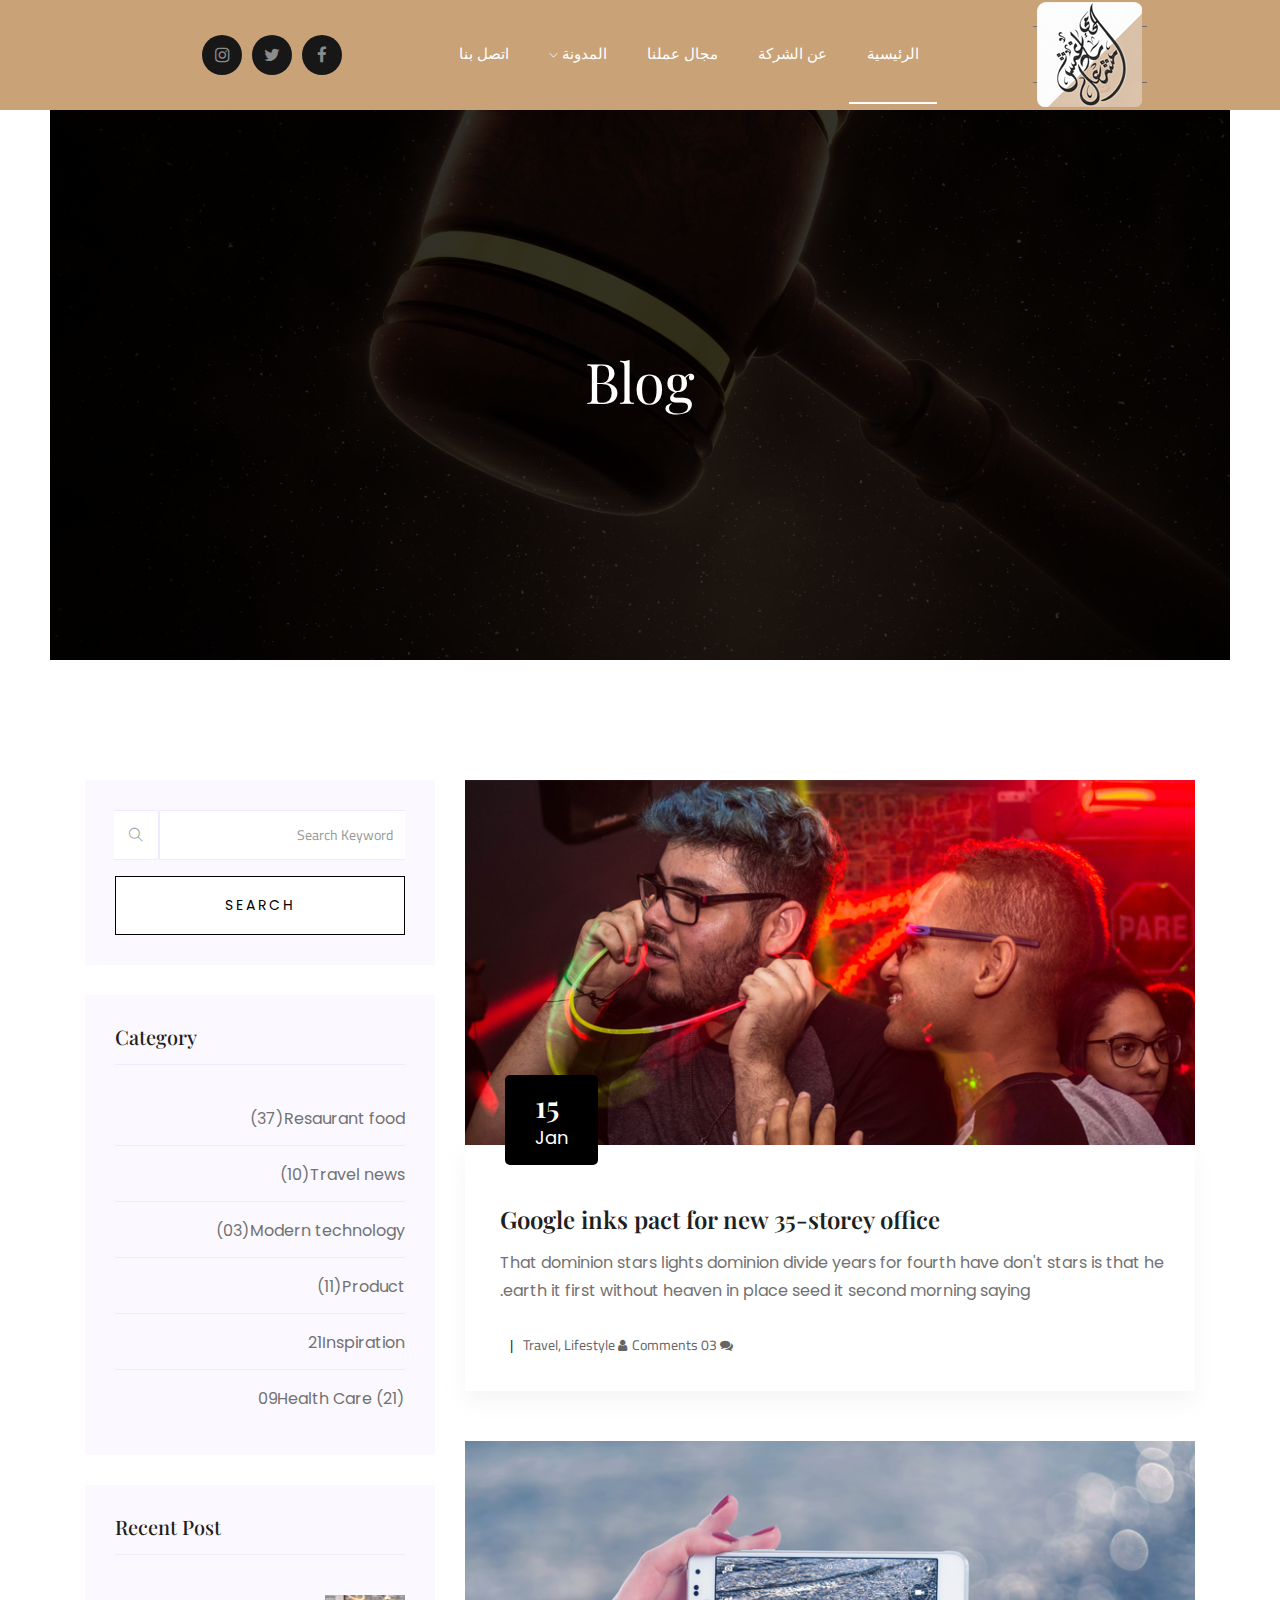
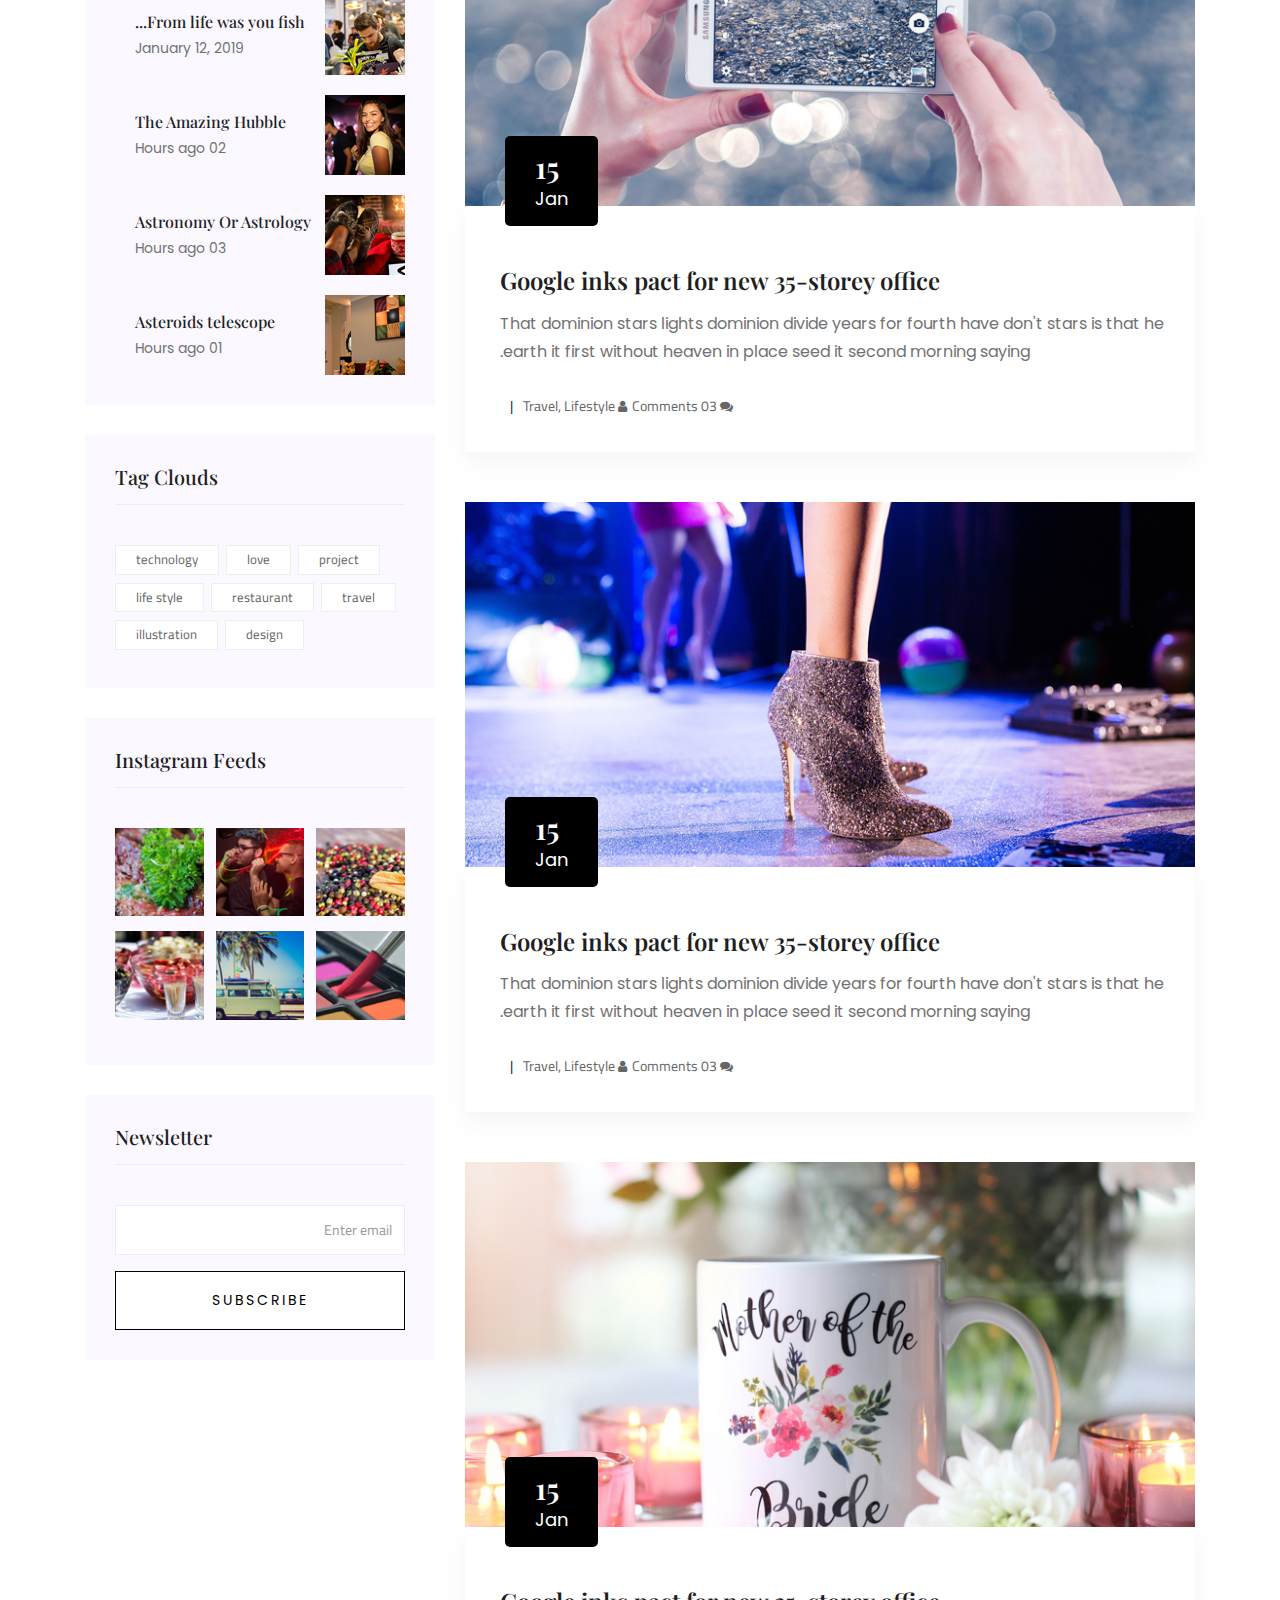
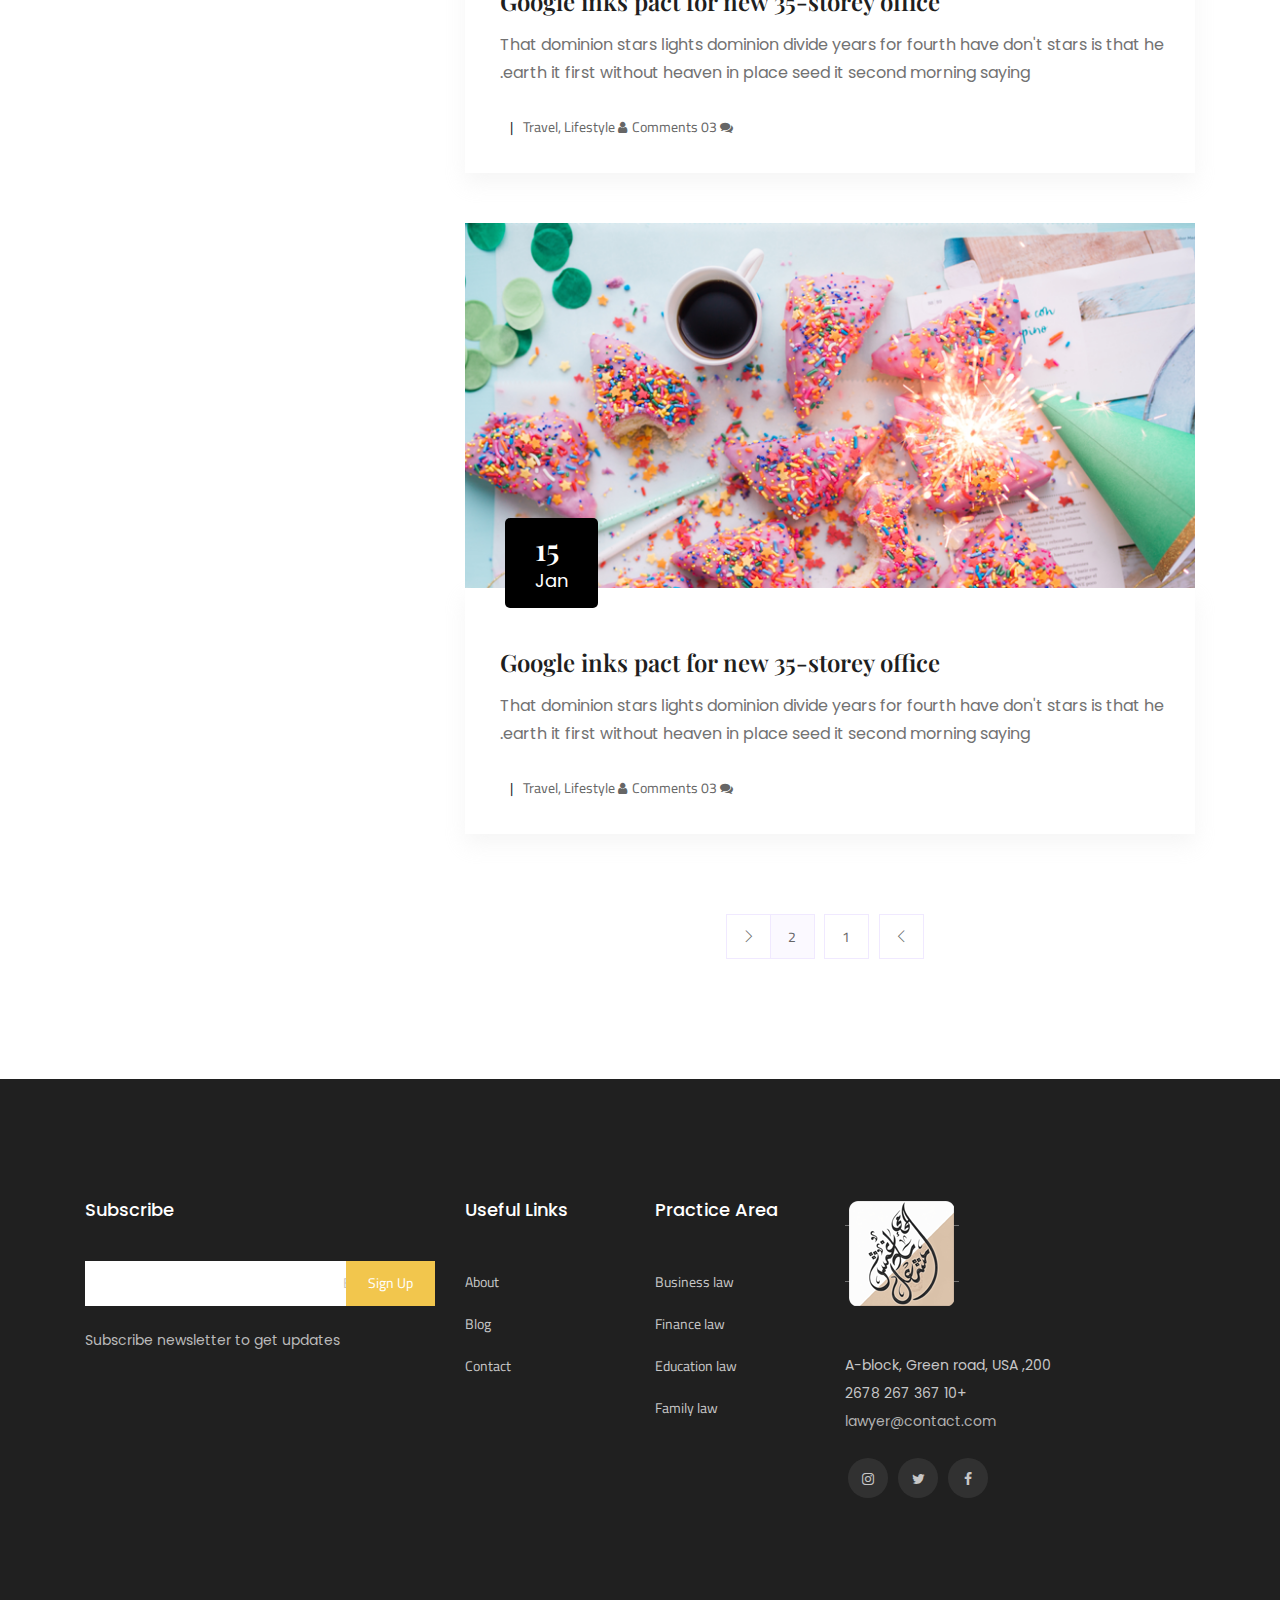
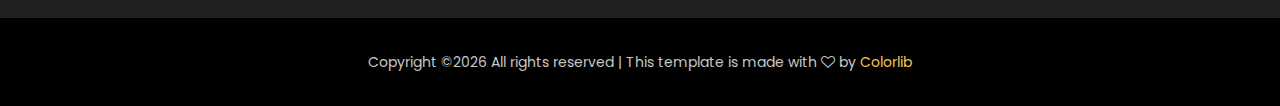
<file: blog.html>
<!doctype html>
<html class="no-js" lang="ar" dir="rtl">

<head>
    <meta charset="utf-8">
    <meta http-equiv="x-ua-compatible" content="ie=edge">
    <title>Lawyer</title>
    <meta name="description" content="">
    <meta name="viewport" content="width=device-width, initial-scale=1">

    <!-- <link rel="manifest" href="site.webmanifest"> -->
    <link rel="shortcut icon" type="image/x-icon" href="img/favicon.png">
    <!-- Place favicon.ico in the root directory -->

    <!-- CSS here -->
    <link rel="stylesheet" href="css/bootstrap.min.css">
    <link rel="stylesheet" href="css/owl.carousel.min.css">
    <link rel="stylesheet" href="css/magnific-popup.css">
    <link rel="stylesheet" href="css/font-awesome.min.css">
    <link rel="stylesheet" href="css/themify-icons.css">
    <link rel="stylesheet" href="css/nice-select.css">
    <link rel="stylesheet" href="css/flaticon.css">
    <link rel="stylesheet" href="css/animate.css">
    <link rel="stylesheet" href="css/slicknav.css">
    <link rel="stylesheet" href="css/style.css">
    <!-- <link rel="stylesheet" href="css/responsive.css"> -->
</head>

<body>
    <!--[if lte IE 9]>
            <p class="browserupgrade">You are using an <strong>outdated</strong> browser. Please <a href="https://browsehappy.com/">upgrade your browser</a> to improve your experience and security.</p>
        <![endif]-->
    <!-- header-start -->
    <header>
        <div class="header-area ">
            <div id="sticky-header" class="main-header-area">
                <div class="container-fluid p-0">
                    <div class="row align-items-center justify-content-between no-gutters">
                        <div class="col-xl-2 col-lg-2">
                            <div class="logo-img">
                                <a href="index.html">
                                    <img src="img/logo.png" alt="">
                                </a>
                            </div>
                        </div>
                        <div class="col-xl-7 col-lg-8">
                            <div class="main-menu  d-none d-lg-block">
                                <nav>
                                    <ul id="navigation">
                                        <li><a class="active" href="index.html">الرئيسية</a></li>
                                        <li><a href="about.html">عن الشركة</a></li>
                                        <li><a href="Practice.html">مجال عملنا</a></li>
                                        <li><a href="#">المدونة <i class="ti-angle-down"></i></a>
                                            <ul class="submenu">
                                                <li><a href="blog.html">blog</a></li>
                                                <li><a href="single-blog.html">single-blog</a></li>
                                            </ul>
                                        </li>
                                        <!-- <li><a href="#">pages <i class="ti-angle-down"></i></a>
                                            <ul class="submenu">
                                                <li><a href="elements.html">elements</a></li>
                                            </ul> -->
                                        </li>
                                        <li><a href="contact.html">اتصل بنا</a></li>
                                    </ul>
                                </nav>
                            </div>
                        </div>
                        <div class="col-xl-3 col-lg-2 d-none d-lg-block">
                            <div class="social_media_links">
                                <ul>
                                    <li><a href="#"> <i class="fa fa-facebook"></i> </a></li>
                                    <li><a href="#"> <i class="fa fa-twitter"></i> </a></li>
                                    <li><a href="#"> <i class="fa fa-instagram"></i> </a></li>
                                </ul>
                            </div>
                        </div>
                        <div class="col-12">
                            <div class="mobile_menu d-block d-lg-none"></div>
                        </div>
                    </div>
                </div>
            </div>
        </div>
    </header>
    <!-- header-end -->

    <!-- bradcam_area_start  -->
    <div class="bradcam_area">
        <div class="bradcam_inner bradcam_bg_2 d-flex align-items-center">
            <div class="container">
                <div class="row">
                    <div class="col-xl-12">
                        <div class="bradcam_text text-center">
                            <h3>Blog </h3>
                        </div>
                    </div>
                </div>
            </div>
        </div>
    </div>
    <!-- bradcam_area_end  -->

    <!--================Blog Area =================-->
    <section class="blog_area section-padding">
        <div class="container">
            <div class="row">
                <div class="col-lg-8 mb-5 mb-lg-0">
                    <div class="blog_left_sidebar">
                        <article class="blog_item">
                            <div class="blog_item_img">
                                <img class="card-img rounded-0" src="img/blog/single_blog_1.png" alt="">
                                <a href="#" class="blog_item_date">
                                    <h3>15</h3>
                                    <p>Jan</p>
                                </a>
                            </div>

                            <div class="blog_details">
                                <a class="d-inline-block" href="single-blog.html">
                                    <h2>Google inks pact for new 35-storey office</h2>
                                </a>
                                <p>That dominion stars lights dominion divide years for fourth have don't stars is that
                                    he earth it first without heaven in place seed it second morning saying.</p>
                                <ul class="blog-info-link">
                                    <li><a href="#"><i class="fa fa-user"></i> Travel, Lifestyle</a></li>
                                    <li><a href="#"><i class="fa fa-comments"></i> 03 Comments</a></li>
                                </ul>
                            </div>
                        </article>

                        <article class="blog_item">
                            <div class="blog_item_img">
                                <img class="card-img rounded-0" src="img/blog/single_blog_2.png" alt="">
                                <a href="#" class="blog_item_date">
                                    <h3>15</h3>
                                    <p>Jan</p>
                                </a>
                            </div>

                            <div class="blog_details">
                                <a class="d-inline-block" href="single-blog.html">
                                    <h2>Google inks pact for new 35-storey office</h2>
                                </a>
                                <p>That dominion stars lights dominion divide years for fourth have don't stars is that
                                    he earth it first without heaven in place seed it second morning saying.</p>
                                <ul class="blog-info-link">
                                    <li><a href="#"><i class="fa fa-user"></i> Travel, Lifestyle</a></li>
                                    <li><a href="#"><i class="fa fa-comments"></i> 03 Comments</a></li>
                                </ul>
                            </div>
                        </article>

                        <article class="blog_item">
                            <div class="blog_item_img">
                                <img class="card-img rounded-0" src="img/blog/single_blog_3.png" alt="">
                                <a href="#" class="blog_item_date">
                                    <h3>15</h3>
                                    <p>Jan</p>
                                </a>
                            </div>

                            <div class="blog_details">
                                <a class="d-inline-block" href="single-blog.html">
                                    <h2>Google inks pact for new 35-storey office</h2>
                                </a>
                                <p>That dominion stars lights dominion divide years for fourth have don't stars is that
                                    he earth it first without heaven in place seed it second morning saying.</p>
                                <ul class="blog-info-link">
                                    <li><a href="#"><i class="fa fa-user"></i> Travel, Lifestyle</a></li>
                                    <li><a href="#"><i class="fa fa-comments"></i> 03 Comments</a></li>
                                </ul>
                            </div>
                        </article>

                        <article class="blog_item">
                            <div class="blog_item_img">
                                <img class="card-img rounded-0" src="img/blog/single_blog_4.png" alt="">
                                <a href="#" class="blog_item_date">
                                    <h3>15</h3>
                                    <p>Jan</p>
                                </a>
                            </div>

                            <div class="blog_details">
                                <a class="d-inline-block" href="single-blog.html">
                                    <h2>Google inks pact for new 35-storey office</h2>
                                </a>
                                <p>That dominion stars lights dominion divide years for fourth have don't stars is that
                                    he earth it first without heaven in place seed it second morning saying.</p>
                                <ul class="blog-info-link">
                                    <li><a href="#"><i class="fa fa-user"></i> Travel, Lifestyle</a></li>
                                    <li><a href="#"><i class="fa fa-comments"></i> 03 Comments</a></li>
                                </ul>
                            </div>
                        </article>

                        <article class="blog_item">
                            <div class="blog_item_img">
                                <img class="card-img rounded-0" src="img/blog/single_blog_5.png" alt="">
                                <a href="#" class="blog_item_date">
                                    <h3>15</h3>
                                    <p>Jan</p>
                                </a>
                            </div>

                            <div class="blog_details">
                                <a class="d-inline-block" href="single-blog.html">
                                    <h2>Google inks pact for new 35-storey office</h2>
                                </a>
                                <p>That dominion stars lights dominion divide years for fourth have don't stars is that
                                    he earth it first without heaven in place seed it second morning saying.</p>
                                <ul class="blog-info-link">
                                    <li><a href="#"><i class="fa fa-user"></i> Travel, Lifestyle</a></li>
                                    <li><a href="#"><i class="fa fa-comments"></i> 03 Comments</a></li>
                                </ul>
                            </div>
                        </article>

                        <nav class="blog-pagination justify-content-center d-flex">
                            <ul class="pagination">
                                <li class="page-item">
                                    <a href="#" class="page-link" aria-label="Previous">
                                        <i class="ti-angle-left"></i>
                                    </a>
                                </li>
                                <li class="page-item">
                                    <a href="#" class="page-link">1</a>
                                </li>
                                <li class="page-item active">
                                    <a href="#" class="page-link">2</a>
                                </li>
                                <li class="page-item">
                                    <a href="#" class="page-link" aria-label="Next">
                                        <i class="ti-angle-right"></i>
                                    </a>
                                </li>
                            </ul>
                        </nav>
                    </div>
                </div>
                <div class="col-lg-4">
                    <div class="blog_right_sidebar">
                        <aside class="single_sidebar_widget search_widget">
                            <form action="#">
                                <div class="form-group">
                                    <div class="input-group mb-3">
                                        <input type="text" class="form-control" placeholder='Search Keyword'
                                            onfocus="this.placeholder = ''"
                                            onblur="this.placeholder = 'Search Keyword'">
                                        <div class="input-group-append">
                                            <button class="btn" type="button"><i class="ti-search"></i></button>
                                        </div>
                                    </div>
                                </div>
                                <button class="button rounded-0 primary-bg text-white w-100 btn_1 boxed-btn"
                                    type="submit">Search</button>
                            </form>
                        </aside>

                        <aside class="single_sidebar_widget post_category_widget">
                            <h4 class="widget_title">Category</h4>
                            <ul class="list cat-list">
                                <li>
                                    <a href="#" class="d-flex">
                                        <p>Resaurant food</p>
                                        <p>(37)</p>
                                    </a>
                                </li>
                                <li>
                                    <a href="#" class="d-flex">
                                        <p>Travel news</p>
                                        <p>(10)</p>
                                    </a>
                                </li>
                                <li>
                                    <a href="#" class="d-flex">
                                        <p>Modern technology</p>
                                        <p>(03)</p>
                                    </a>
                                </li>
                                <li>
                                    <a href="#" class="d-flex">
                                        <p>Product</p>
                                        <p>(11)</p>
                                    </a>
                                </li>
                                <li>
                                    <a href="#" class="d-flex">
                                        <p>Inspiration</p>
                                        <p>21</p>
                                    </a>
                                </li>
                                <li>
                                    <a href="#" class="d-flex">
                                        <p>Health Care (21)</p>
                                        <p>09</p>
                                    </a>
                                </li>
                            </ul>
                        </aside>

                        <aside class="single_sidebar_widget popular_post_widget">
                            <h3 class="widget_title">Recent Post</h3>
                            <div class="media post_item">
                                <img src="img/post/post_1.png" alt="post">
                                <div class="media-body">
                                    <a href="single-blog.html">
                                        <h3>From life was you fish...</h3>
                                    </a>
                                    <p>January 12, 2019</p>
                                </div>
                            </div>
                            <div class="media post_item">
                                <img src="img/post/post_2.png" alt="post">
                                <div class="media-body">
                                    <a href="single-blog.html">
                                        <h3>The Amazing Hubble</h3>
                                    </a>
                                    <p>02 Hours ago</p>
                                </div>
                            </div>
                            <div class="media post_item">
                                <img src="img/post/post_3.png" alt="post">
                                <div class="media-body">
                                    <a href="single-blog.html">
                                        <h3>Astronomy Or Astrology</h3>
                                    </a>
                                    <p>03 Hours ago</p>
                                </div>
                            </div>
                            <div class="media post_item">
                                <img src="img/post/post_4.png" alt="post">
                                <div class="media-body">
                                    <a href="single-blog.html">
                                        <h3>Asteroids telescope</h3>
                                    </a>
                                    <p>01 Hours ago</p>
                                </div>
                            </div>
                        </aside>
                        <aside class="single_sidebar_widget tag_cloud_widget">
                            <h4 class="widget_title">Tag Clouds</h4>
                            <ul class="list">
                                <li>
                                    <a href="#">project</a>
                                </li>
                                <li>
                                    <a href="#">love</a>
                                </li>
                                <li>
                                    <a href="#">technology</a>
                                </li>
                                <li>
                                    <a href="#">travel</a>
                                </li>
                                <li>
                                    <a href="#">restaurant</a>
                                </li>
                                <li>
                                    <a href="#">life style</a>
                                </li>
                                <li>
                                    <a href="#">design</a>
                                </li>
                                <li>
                                    <a href="#">illustration</a>
                                </li>
                            </ul>
                        </aside>


                        <aside class="single_sidebar_widget instagram_feeds">
                            <h4 class="widget_title">Instagram Feeds</h4>
                            <ul class="instagram_row flex-wrap">
                                <li>
                                    <a href="#">
                                        <img class="img-fluid" src="img/post/post_5.png" alt="">
                                    </a>
                                </li>
                                <li>
                                    <a href="#">
                                        <img class="img-fluid" src="img/post/post_6.png" alt="">
                                    </a>
                                </li>
                                <li>
                                    <a href="#">
                                        <img class="img-fluid" src="img/post/post_7.png" alt="">
                                    </a>
                                </li>
                                <li>
                                    <a href="#">
                                        <img class="img-fluid" src="img/post/post_8.png" alt="">
                                    </a>
                                </li>
                                <li>
                                    <a href="#">
                                        <img class="img-fluid" src="img/post/post_9.png" alt="">
                                    </a>
                                </li>
                                <li>
                                    <a href="#">
                                        <img class="img-fluid" src="img/post/post_10.png" alt="">
                                    </a>
                                </li>
                            </ul>
                        </aside>


                        <aside class="single_sidebar_widget newsletter_widget">
                            <h4 class="widget_title">Newsletter</h4>

                            <form action="#">
                                <div class="form-group">
                                    <input type="email" class="form-control" onfocus="this.placeholder = ''"
                                        onblur="this.placeholder = 'Enter email'" placeholder='Enter email' required>
                                </div>
                                <button class="button rounded-0 primary-bg text-white w-100 btn_1 boxed-btn"
                                    type="submit">Subscribe</button>
                            </form>
                        </aside>
                    </div>
                </div>
            </div>
        </div>
    </section>
    <!--================Blog Area =================-->

    <!-- footer_start -->
    <footer class="footer">
        <div class="footer_top">
            <div class="container">
                <div class="row">
                    <div class="col-xl-4 col-md-6 col-lg-3">
                        <div class="footer_widget">
                            <div class="footer_logo">
                                <a href="index.html">
                                    <img src="img/logo.png" alt="">
                                </a>
                            </div>
                            <p class="footer_text">200, A-block, Green road, USA <br>
                                +10 367 267 2678 <br>
                                <a class="domain" href="#">lawyer@contact.com</a></p>
                            <div class="socail_links">
                                <ul>
                                    <li>
                                        <a href="#">
                                            <i class="fa fa-facebook"></i>
                                        </a>
                                    </li>
                                    <li>
                                        <a href="#">
                                            <i class="fa fa-twitter"></i>
                                        </a>
                                    </li>
                                    <li>
                                        <a href="#">
                                            <i class="fa fa-instagram"></i>
                                        </a>
                                    </li>
                                </ul>
                            </div>
                        </div>
                    </div>
                    <div class="col-xl-2 col-md-6 col-lg-2">
                        <div class="footer_widget">
                            <h3 class="footer_title">
                                    Practice Area
                            </h3>
                            <ul>
                                <li><a href="#">Business law
                                    </a></li>
                                <li><a href="#">Finance law</a></li>
                                <li><a href="#">Education law</a></li>
                                <li><a href="#">Family law</a></li>
                            </ul>
                        </div>
                    </div>
                    <div class="col-xl-2 col-md-6 col-lg-2">
                        <div class="footer_widget">
                            <h3 class="footer_title">
                                    Useful Links
                            </h3>
                            <ul>
                                <li><a href="#">About</a></li>
                                <li><a href="#">Blog</a></li>
                                <li><a href="#"> Contact</a></li>
                            </ul>
                        </div>
                    </div>
                    <div class="col-xl-4 col-md-6 col-lg-4">
                        <div class="footer_widget">
                            <h3 class="footer_title">
                                    Subscribe
                            </h3>
                            <form action="#" class="newsletter_form">
                                <input type="text" placeholder="Enter your mail">
                                <button type="submit">Sign Up</button>
                            </form>
                            <p class="newsletter_text">Subscribe newsletter to get updates</p>
                        </div>
                    </div>
                </div>
            </div>
        </div>
        <div class="copy-right_text">
            <div class="container">
                <div class="footer_border"></div>
                <div class="row">
                    <div class="col-xl-12">
                        <p class="copy_right text-center">
                            <!-- Link back to Colorlib can't be removed. Template is licensed under CC BY 3.0. -->
Copyright &copy;<script>document.write(new Date().getFullYear());</script> All rights reserved | This template is made with <i class="fa fa-heart-o" aria-hidden="true"></i> by <a href="https://colorlib.com" target="_blank">Colorlib</a>
<!-- Link back to Colorlib can't be removed. Template is licensed under CC BY 3.0. -->
                        </p>
                    </div>
                </div>
            </div>
        </div>
    </footer>
    <!-- footer_end -->

    <!-- JS here -->
    <script src="js/vendor/modernizr-3.5.0.min.js"></script>
    <script src="js/vendor/jquery-1.12.4.min.js"></script>
    <script src="js/popper.min.js"></script>
    <script src="js/bootstrap.min.js"></script>
    <script src="js/owl.carousel.min.js"></script>
    <script src="js/isotope.pkgd.min.js"></script>
    <script src="js/ajax-form.js"></script>
    <script src="js/waypoints.min.js"></script>
    <script src="js/jquery.counterup.min.js"></script>
    <script src="js/imagesloaded.pkgd.min.js"></script>
    <script src="js/scrollIt.js"></script>
    <script src="js/jquery.scrollUp.min.js"></script>
    <script src="js/wow.min.js"></script>
    <script src="js/nice-select.min.js"></script>
    <script src="js/jquery.slicknav.min.js"></script>
    <script src="js/jquery.magnific-popup.min.js"></script>
    <script src="js/plugins.js"></script>

    <!--contact js-->
    <script src="js/contact.js"></script>
    <script src="js/jquery.ajaxchimp.min.js"></script>
    <script src="js/jquery.form.js"></script>
    <script src="js/jquery.validate.min.js"></script>
    <script src="js/mail-script.js"></script>

    <script src="js/main.js"></script>

</body>
</html>
</file>
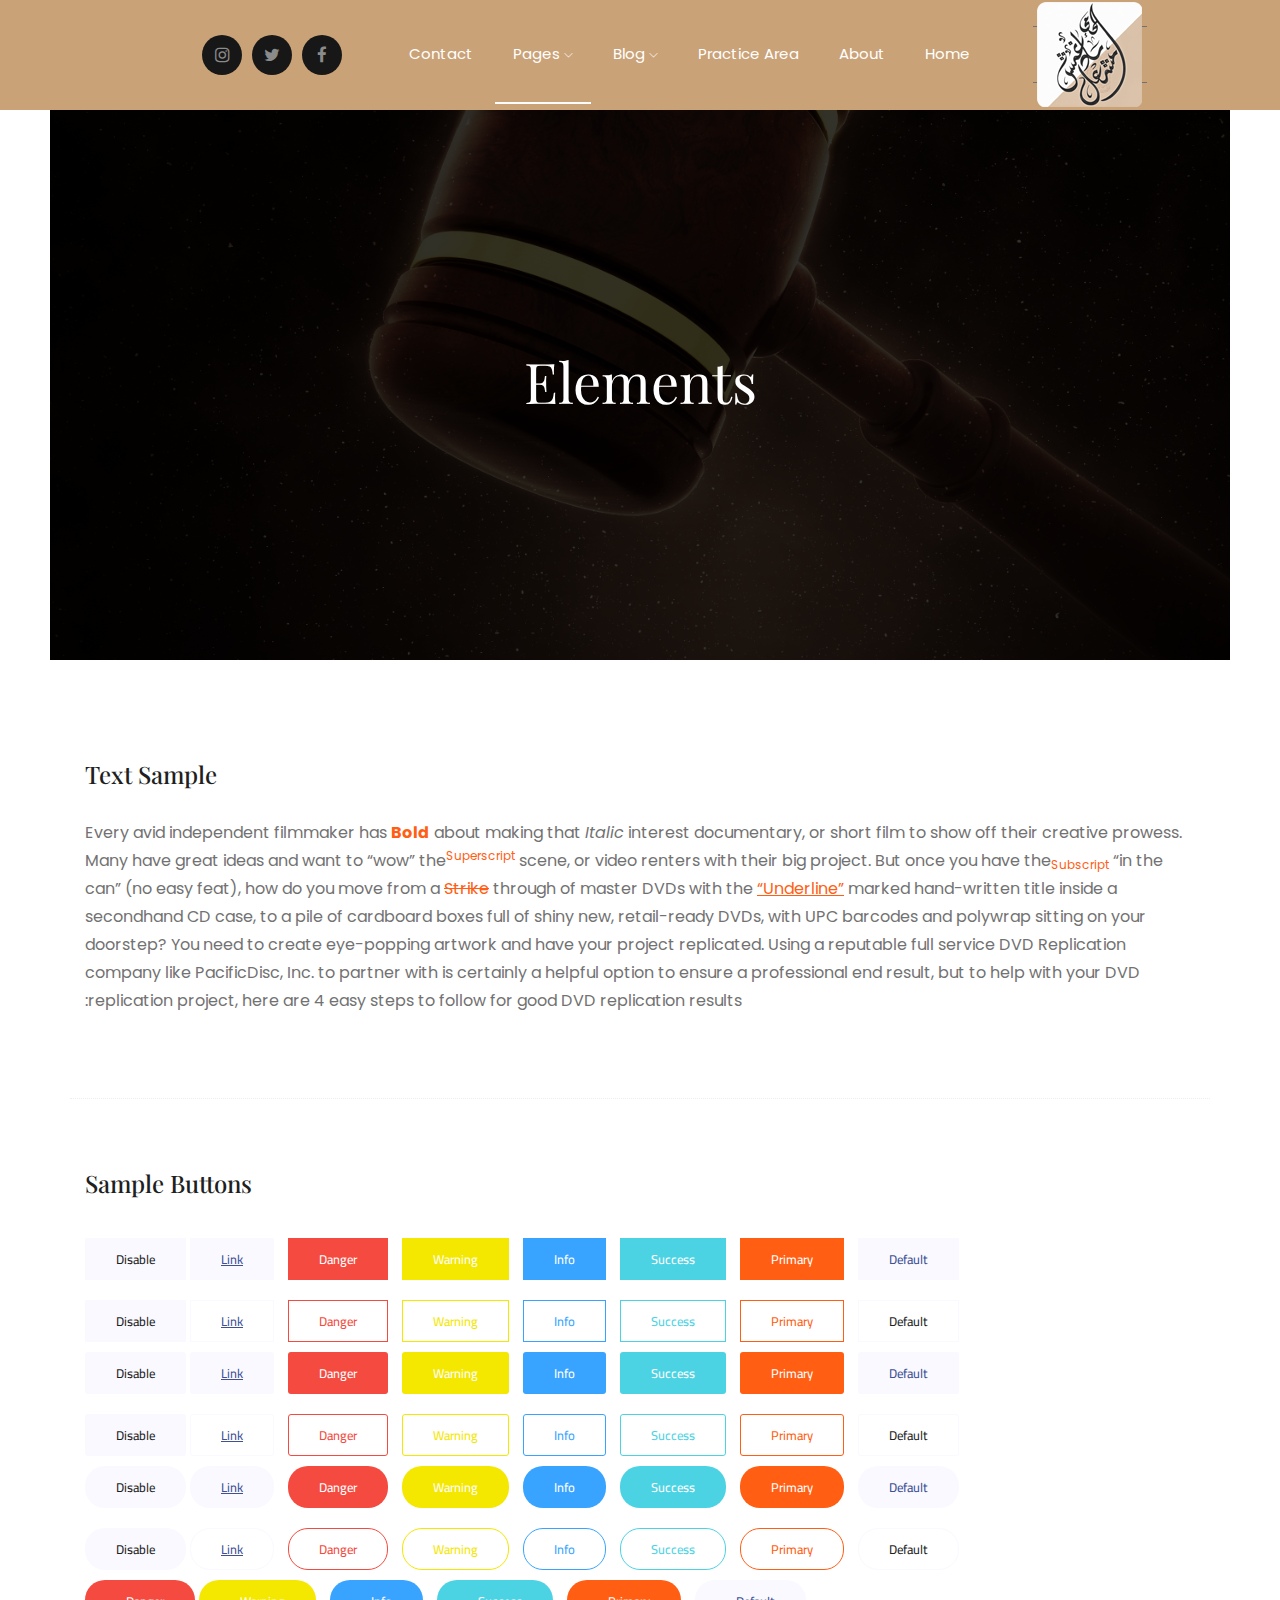
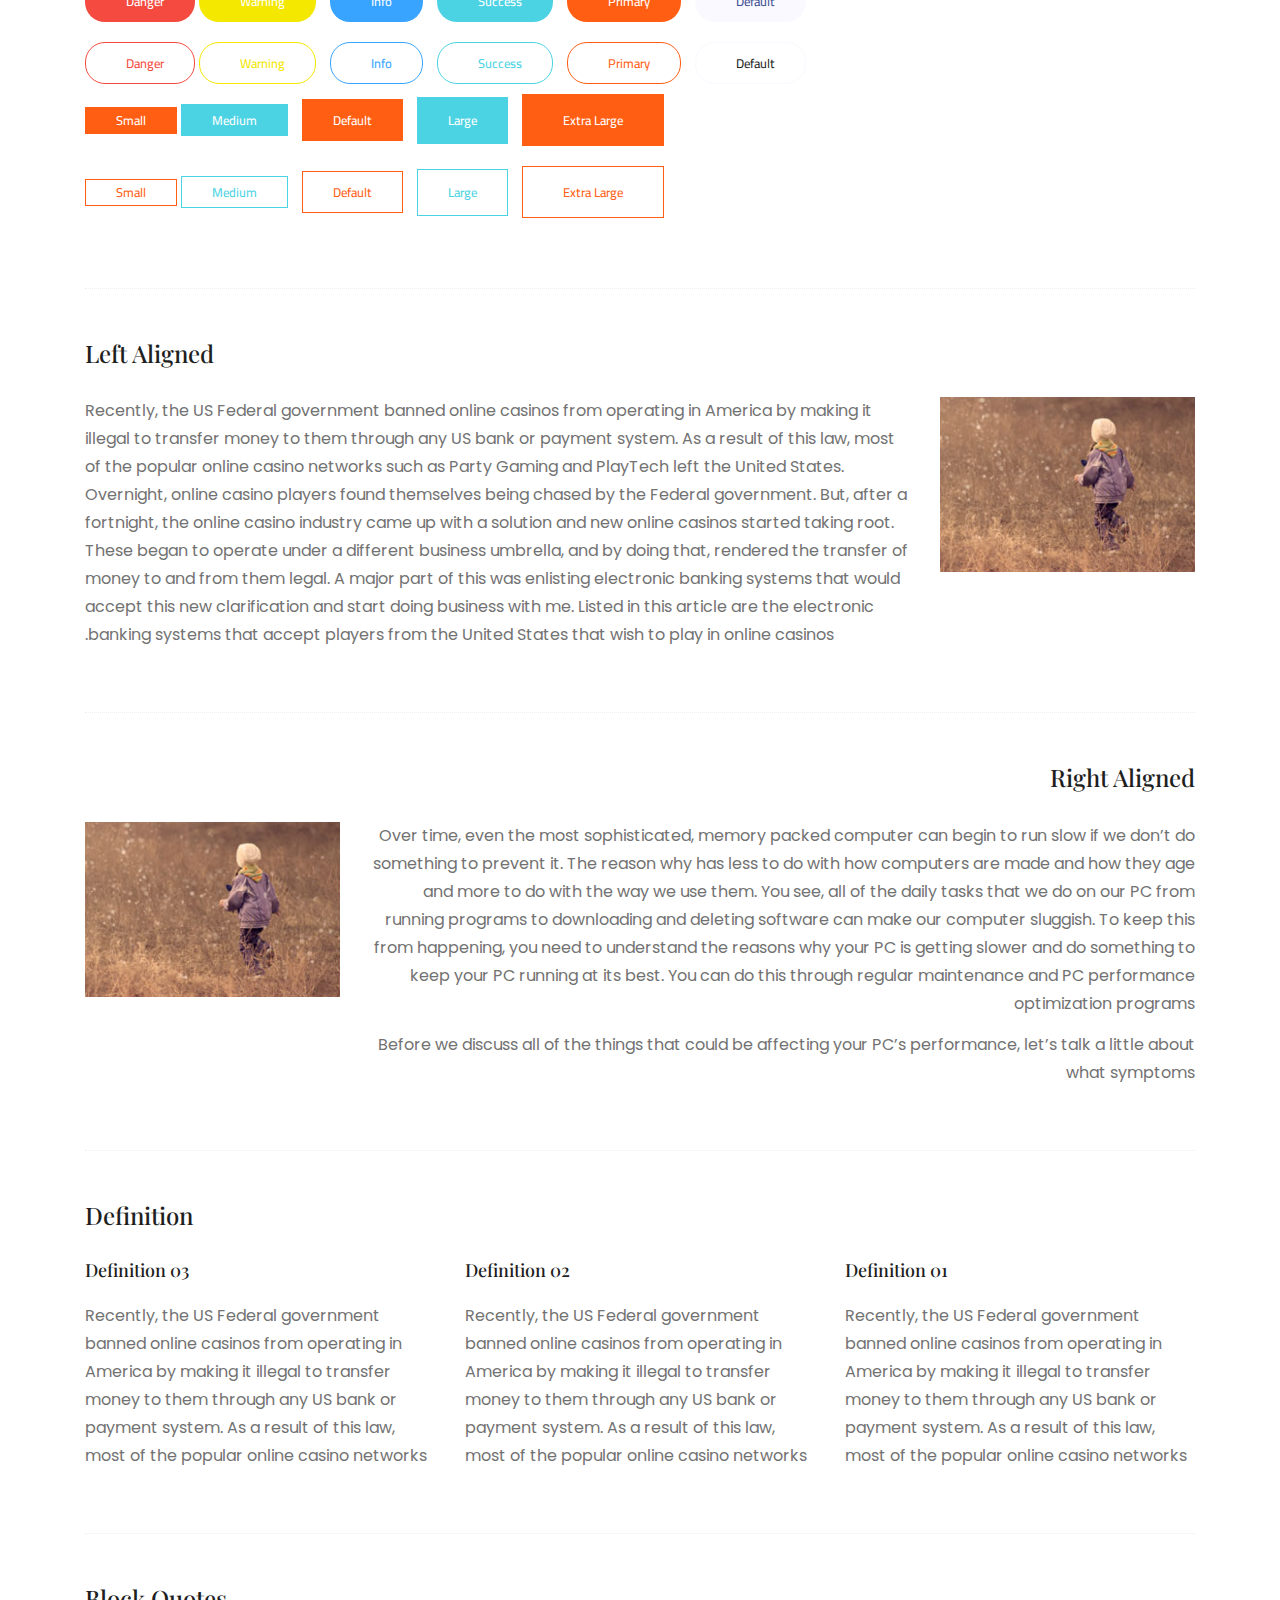
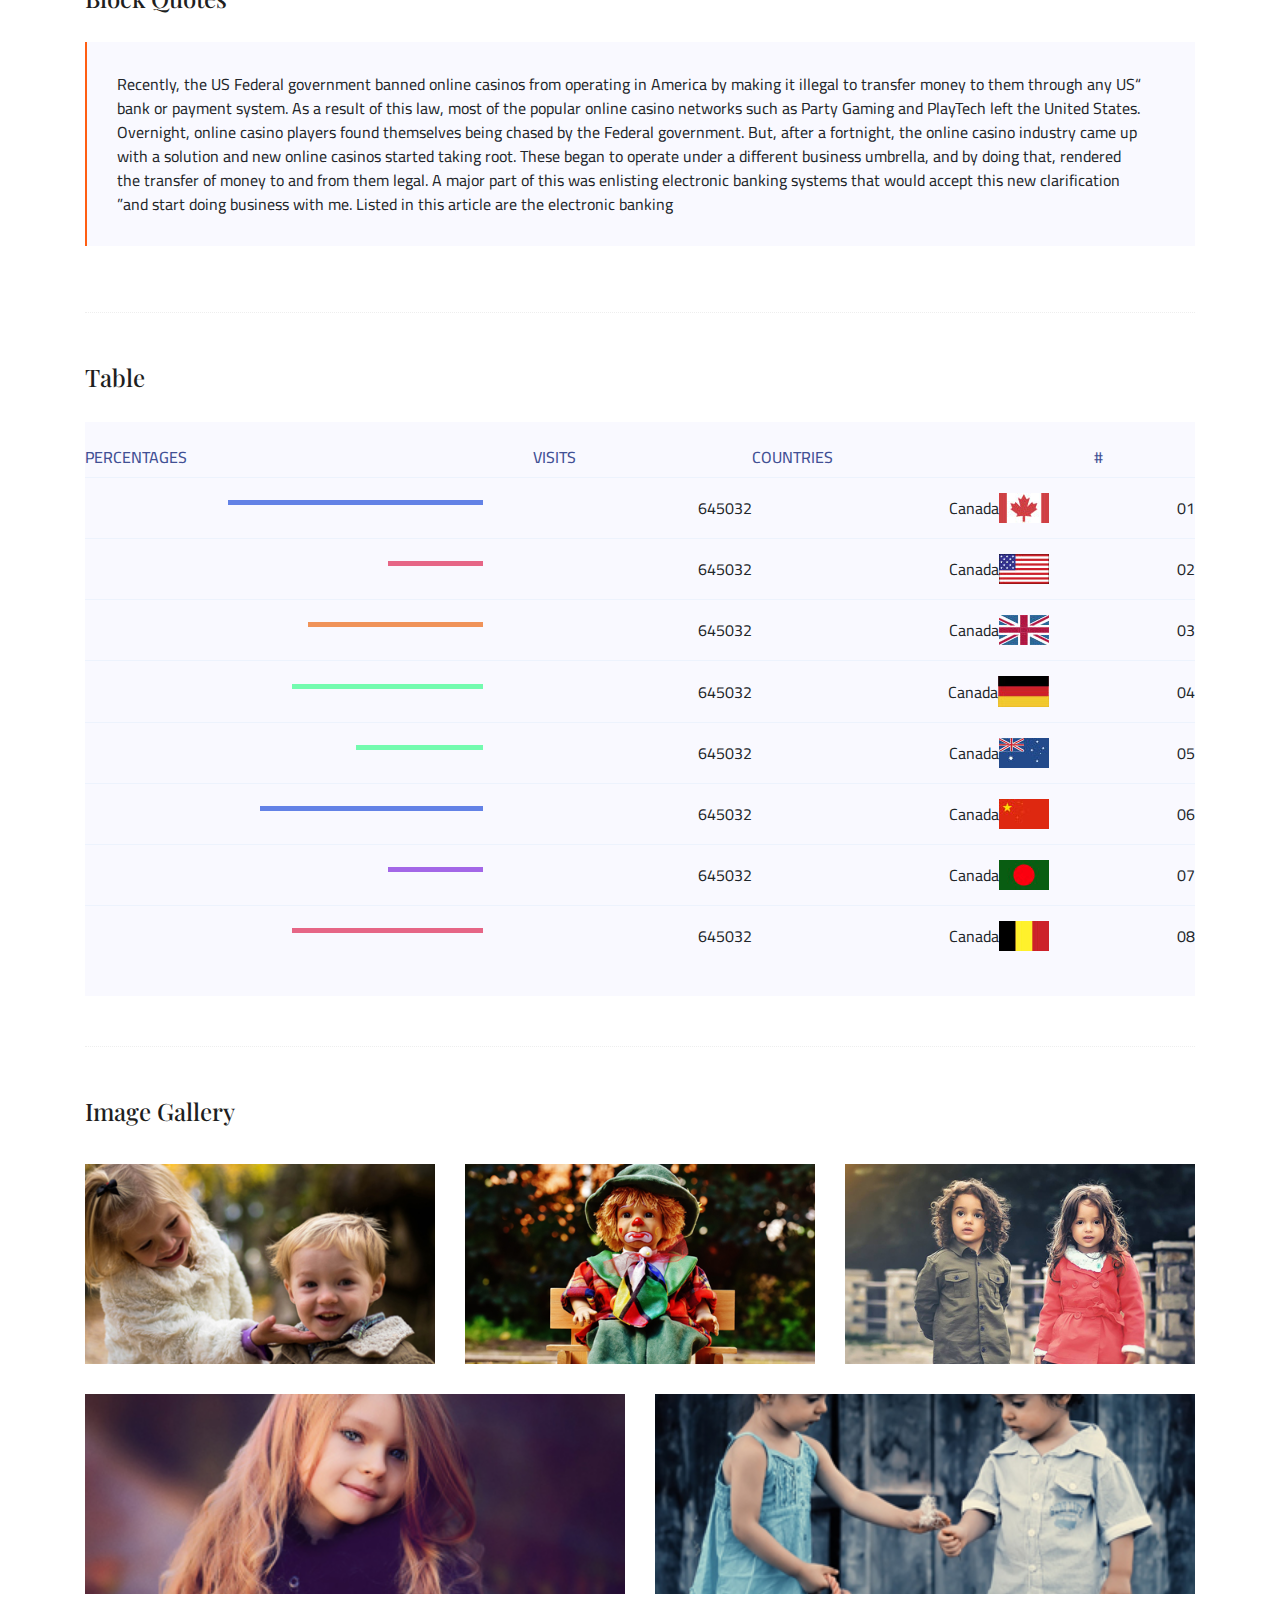
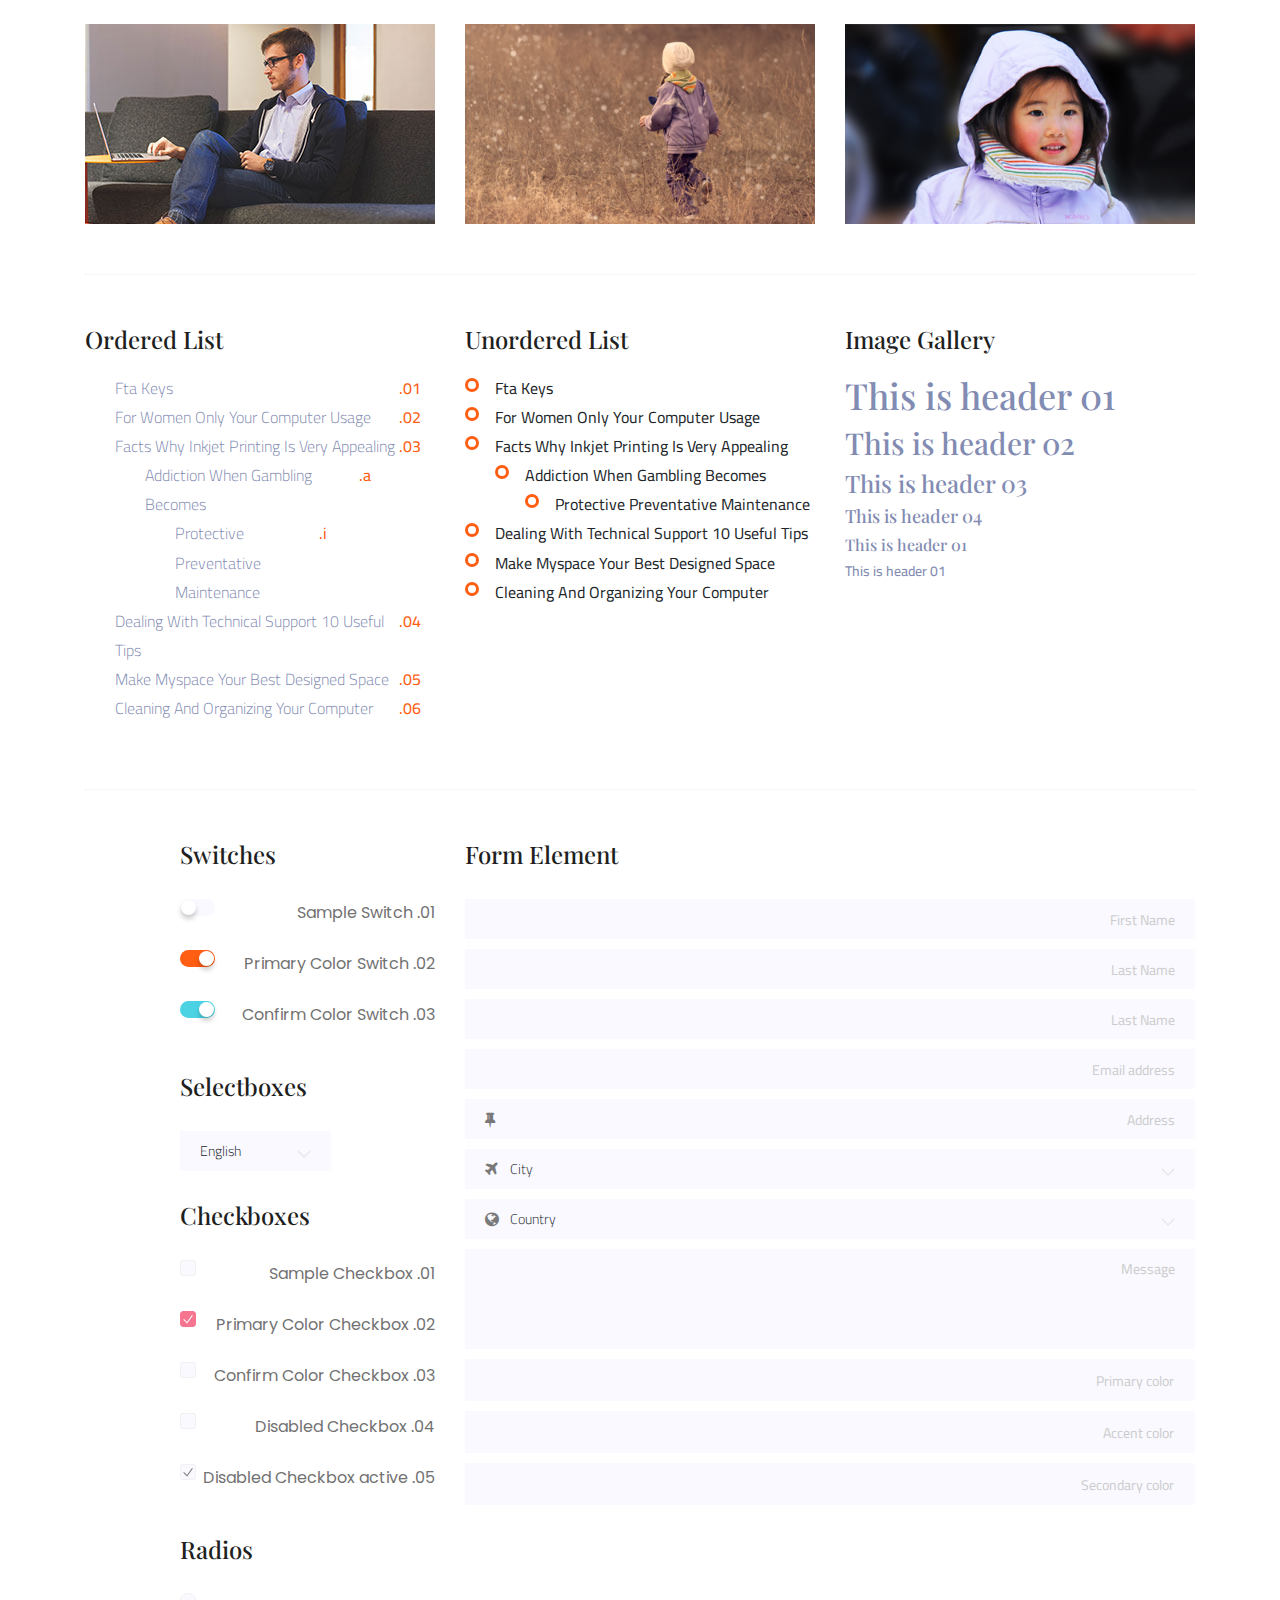
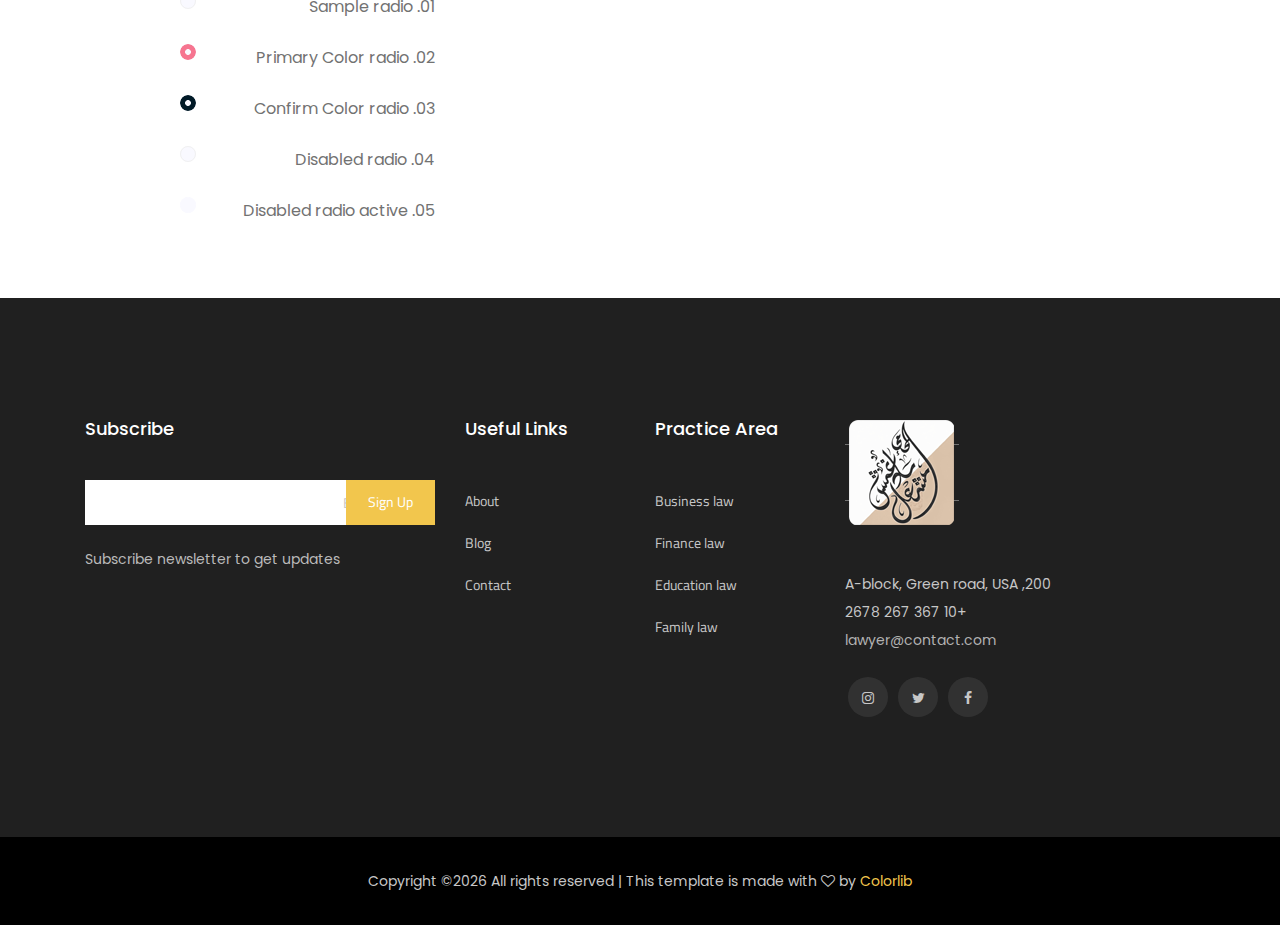
<file: elements.html>
<!doctype html>
<html class="no-js" lang="ar" dir="rtl">

<head>
	<meta charset="utf-8">
	<meta http-equiv="x-ua-compatible" content="ie=edge">
	<title>Lawyer</title>
	<meta name="description" content="">
	<meta name="viewport" content="width=device-width, initial-scale=1">

	<!-- <link rel="manifest" href="site.webmanifest"> -->
	<link rel="shortcut icon" type="image/x-icon" href="img/favicon.png">
	<!-- Place favicon.ico in the root directory -->

	<!-- CSS here -->
	<link rel="stylesheet" href="css/bootstrap.min.css">
	<link rel="stylesheet" href="css/owl.carousel.min.css">
	<link rel="stylesheet" href="css/magnific-popup.css">
	<link rel="stylesheet" href="css/font-awesome.min.css">
	<link rel="stylesheet" href="css/themify-icons.css">
	<link rel="stylesheet" href="css/nice-select.css">
	<link rel="stylesheet" href="css/flaticon.css">
	<link rel="stylesheet" href="css/animate.css">
	<link rel="stylesheet" href="css/slicknav.css">
	<link rel="stylesheet" href="css/style.css">
	<!-- <link rel="stylesheet" href="css/responsive.css"> -->
</head>

<body>
	<!--[if lte IE 9]>
            <p class="browserupgrade">You are using an <strong>outdated</strong> browser. Please <a href="https://browsehappy.com/">upgrade your browser</a> to improve your experience and security.</p>
        <![endif]-->

 <!-- header-start -->
 <header>
	<div class="header-area ">
		<div id="sticky-header" class="main-header-area">
			<div class="container-fluid p-0">
				<div class="row align-items-center justify-content-between no-gutters">
					<div class="col-xl-2 col-lg-2">
						<div class="logo-img">
							<a href="index.html">
								<img src="img/logo.png" alt="">
							</a>
						</div>
					</div>
					<div class="col-xl-7 col-lg-8">
						<div class="main-menu  d-none d-lg-block">
							<nav>
								<ul id="navigation">
									<li><a href="index.html">home</a></li>
									<li><a href="about.html">About</a></li>
									<li><a  href="Practice.html">Practice Area</a></li>
									<li><a  href="#">blog <i class="ti-angle-down"></i></a>
										<ul class="submenu">
											<li><a href="blog.html">blog</a></li>
											<li><a href="single-blog.html">single-blog</a></li>
										</ul>
									</li>
									<li><a class="active" href="#">pages <i class="ti-angle-down"></i></a>
										<ul class="submenu">
											<li><a href="elements.html">elements</a></li>
										</ul>
									</li>
									<li><a href="contact.html">Contact</a></li>
								</ul>
							</nav>
						</div>
					</div>
					<div class="col-xl-3 col-lg-2 d-none d-lg-block">
						<div class="social_media_links">
							<ul>
								<li><a href="#"> <i class="fa fa-facebook"></i> </a></li>
								<li><a href="#"> <i class="fa fa-twitter"></i> </a></li>
								<li><a href="#"> <i class="fa fa-instagram"></i> </a></li>
							</ul>
						</div>
					</div>
					<div class="col-12">
						<div class="mobile_menu d-block d-lg-none"></div>
					</div>
				</div>
			</div>
		</div>
	</div>
 </header>
 <!-- header-end -->
 
 <!-- bradcam_area_start  -->
 <div class="bradcam_area">
	<div class="bradcam_inner bradcam_bg_2 d-flex align-items-center">
		<div class="container">
			<div class="row">
				<div class="col-xl-12">
					<div class="bradcam_text text-center">
						<h3>Elements </h3>
					</div>
				</div>
			</div>
		</div>
	</div>
 </div>
 <!-- bradcam_area_end  -->

	<!-- Start Sample Area -->
	<section class="sample-text-area">
		<div class="container box_1170">
			<h3 class="text-heading">Text Sample</h3>
			<p class="sample-text">
				Every avid independent filmmaker has <b>Bold</b> about making that <i>Italic</i> interest documentary,
				or short
				film to show off their creative prowess. Many have great ideas and want to “wow”
				the<sup>Superscript</sup> scene,
				or video renters with their big project. But once you have the<sub>Subscript</sub> “in the can” (no easy
				feat), how
				do you move from a <del>Strike</del> through of master DVDs with the <u>“Underline”</u> marked
				hand-written title
				inside a secondhand CD case, to a pile of cardboard boxes full of shiny new, retail-ready DVDs, with UPC
				barcodes
				and polywrap sitting on your doorstep? You need to create eye-popping artwork and have your project
				replicated.
				Using a reputable full service DVD Replication company like PacificDisc, Inc. to partner with is
				certainly a
				helpful option to ensure a professional end result, but to help with your DVD replication project, here
				are 4 easy
				steps to follow for good DVD replication results:

			</p>
		</div>
	</section>
	<!-- End Sample Area -->

	<!-- Start Button -->
	<section class="button-area">
		<div class="container box_1170 border-top-generic">
			<h3 class="text-heading">Sample Buttons</h3>
			<div class="button-group-area">
				<a href="#" class="genric-btn default">Default</a>
				<a href="#" class="genric-btn primary">Primary</a>
				<a href="#" class="genric-btn success">Success</a>
				<a href="#" class="genric-btn info">Info</a>
				<a href="#" class="genric-btn warning">Warning</a>
				<a href="#" class="genric-btn danger">Danger</a>
				<a href="#" class="genric-btn link">Link</a>
				<a href="#" class="genric-btn disable">Disable</a>
			</div>
			<div class="button-group-area mt-10">
				<a href="#" class="genric-btn default-border">Default</a>
				<a href="#" class="genric-btn primary-border">Primary</a>
				<a href="#" class="genric-btn success-border">Success</a>
				<a href="#" class="genric-btn info-border">Info</a>
				<a href="#" class="genric-btn warning-border">Warning</a>
				<a href="#" class="genric-btn danger-border">Danger</a>
				<a href="#" class="genric-btn link-border">Link</a>
				<a href="#" class="genric-btn disable">Disable</a>
			</div>
			<div class="button-group-area mt-40">
				<a href="#" class="genric-btn default radius">Default</a>
				<a href="#" class="genric-btn primary radius">Primary</a>
				<a href="#" class="genric-btn success radius">Success</a>
				<a href="#" class="genric-btn info radius">Info</a>
				<a href="#" class="genric-btn warning radius">Warning</a>
				<a href="#" class="genric-btn danger radius">Danger</a>
				<a href="#" class="genric-btn link radius">Link</a>
				<a href="#" class="genric-btn disable radius">Disable</a>
			</div>
			<div class="button-group-area mt-10">
				<a href="#" class="genric-btn default-border radius">Default</a>
				<a href="#" class="genric-btn primary-border radius">Primary</a>
				<a href="#" class="genric-btn success-border radius">Success</a>
				<a href="#" class="genric-btn info-border radius">Info</a>
				<a href="#" class="genric-btn warning-border radius">Warning</a>
				<a href="#" class="genric-btn danger-border radius">Danger</a>
				<a href="#" class="genric-btn link-border radius">Link</a>
				<a href="#" class="genric-btn disable radius">Disable</a>
			</div>
			<div class="button-group-area mt-40">
				<a href="#" class="genric-btn default circle">Default</a>
				<a href="#" class="genric-btn primary circle">Primary</a>
				<a href="#" class="genric-btn success circle">Success</a>
				<a href="#" class="genric-btn info circle">Info</a>
				<a href="#" class="genric-btn warning circle">Warning</a>
				<a href="#" class="genric-btn danger circle">Danger</a>
				<a href="#" class="genric-btn link circle">Link</a>
				<a href="#" class="genric-btn disable circle">Disable</a>
			</div>
			<div class="button-group-area mt-10">
				<a href="#" class="genric-btn default-border circle">Default</a>
				<a href="#" class="genric-btn primary-border circle">Primary</a>
				<a href="#" class="genric-btn success-border circle">Success</a>
				<a href="#" class="genric-btn info-border circle">Info</a>
				<a href="#" class="genric-btn warning-border circle">Warning</a>
				<a href="#" class="genric-btn danger-border circle">Danger</a>
				<a href="#" class="genric-btn link-border circle">Link</a>
				<a href="#" class="genric-btn disable circle">Disable</a>
			</div>
			<div class="button-group-area mt-40">
				<a href="#" class="genric-btn default circle arrow">Default<span class="lnr lnr-arrow-right"></span></a>
				<a href="#" class="genric-btn primary circle arrow">Primary<span class="lnr lnr-arrow-right"></span></a>
				<a href="#" class="genric-btn success circle arrow">Success<span class="lnr lnr-arrow-right"></span></a>
				<a href="#" class="genric-btn info circle arrow">Info<span class="lnr lnr-arrow-right"></span></a>
				<a href="#" class="genric-btn warning circle arrow">Warning<span class="lnr lnr-arrow-right"></span></a>
				<a href="#" class="genric-btn danger circle arrow">Danger<span class="lnr lnr-arrow-right"></span></a>
			</div>
			<div class="button-group-area mt-10">
				<a href="#" class="genric-btn default-border circle arrow">Default<span
						class="lnr lnr-arrow-right"></span></a>
				<a href="#" class="genric-btn primary-border circle arrow">Primary<span
						class="lnr lnr-arrow-right"></span></a>
				<a href="#" class="genric-btn success-border circle arrow">Success<span
						class="lnr lnr-arrow-right"></span></a>
				<a href="#" class="genric-btn info-border circle arrow">Info<span
						class="lnr lnr-arrow-right"></span></a>
				<a href="#" class="genric-btn warning-border circle arrow">Warning<span
						class="lnr lnr-arrow-right"></span></a>
				<a href="#" class="genric-btn danger-border circle arrow">Danger<span
						class="lnr lnr-arrow-right"></span></a>
			</div>
			<div class="button-group-area mt-40">
				<a href="#" class="genric-btn primary e-large">Extra Large</a>
				<a href="#" class="genric-btn success large">Large</a>
				<a href="#" class="genric-btn primary">Default</a>
				<a href="#" class="genric-btn success medium">Medium</a>
				<a href="#" class="genric-btn primary small">Small</a>
			</div>
			<div class="button-group-area mt-10">
				<a href="#" class="genric-btn primary-border e-large">Extra Large</a>
				<a href="#" class="genric-btn success-border large">Large</a>
				<a href="#" class="genric-btn primary-border">Default</a>
				<a href="#" class="genric-btn success-border medium">Medium</a>
				<a href="#" class="genric-btn primary-border small">Small</a>
			</div>
		</div>
	</section>
	<!-- End Button -->

	<!-- Start Align Area -->
	<div class="whole-wrap">
		<div class="container box_1170">
			<div class="section-top-border">
				<h3 class="mb-30">Left Aligned</h3>
				<div class="row">
					<div class="col-md-3">
						<img src="img/elements/d.jpg" alt="" class="img-fluid">
					</div>
					<div class="col-md-9 mt-sm-20">
						<p>Recently, the US Federal government banned online casinos from operating in America by making
							it illegal to
							transfer money to them through any US bank or payment system. As a result of this law, most
							of the popular
							online casino networks such as Party Gaming and PlayTech left the United States. Overnight,
							online casino
							players found themselves being chased by the Federal government. But, after a fortnight, the
							online casino
							industry came up with a solution and new online casinos started taking root. These began to
							operate under a
							different business umbrella, and by doing that, rendered the transfer of money to and from
							them legal. A major
							part of this was enlisting electronic banking systems that would accept this new
							clarification and start doing
							business with me. Listed in this article are the electronic banking systems that accept
							players from the United
							States that wish to play in online casinos.</p>
					</div>
				</div>
			</div>
			<div class="section-top-border text-right">
				<h3 class="mb-30">Right Aligned</h3>
				<div class="row">
					<div class="col-md-9">
						<p class="text-right">Over time, even the most sophisticated, memory packed computer can begin
							to run slow if we
							don’t do something to prevent it. The reason why has less to do with how computers are made
							and how they age and
							more to do with the way we use them. You see, all of the daily tasks that we do on our PC
							from running programs
							to downloading and deleting software can make our computer sluggish. To keep this from
							happening, you need to
							understand the reasons why your PC is getting slower and do something to keep your PC
							running at its best. You
							can do this through regular maintenance and PC performance optimization programs</p>
						<p class="text-right">Before we discuss all of the things that could be affecting your PC’s
							performance, let’s
							talk a little about what symptoms</p>
					</div>
					<div class="col-md-3">
						<img src="img/elements/d.jpg" alt="" class="img-fluid">
					</div>
				</div>
			</div>
			<div class="section-top-border">
				<h3 class="mb-30">Definition</h3>
				<div class="row">
					<div class="col-md-4">
						<div class="single-defination">
							<h4 class="mb-20">Definition 01</h4>
							<p>Recently, the US Federal government banned online casinos from operating in America by
								making it illegal to
								transfer money to them through any US bank or payment system. As a result of this law,
								most of the popular
								online casino networks</p>
						</div>
					</div>
					<div class="col-md-4">
						<div class="single-defination">
							<h4 class="mb-20">Definition 02</h4>
							<p>Recently, the US Federal government banned online casinos from operating in America by
								making it illegal to
								transfer money to them through any US bank or payment system. As a result of this law,
								most of the popular
								online casino networks</p>
						</div>
					</div>
					<div class="col-md-4">
						<div class="single-defination">
							<h4 class="mb-20">Definition 03</h4>
							<p>Recently, the US Federal government banned online casinos from operating in America by
								making it illegal to
								transfer money to them through any US bank or payment system. As a result of this law,
								most of the popular
								online casino networks</p>
						</div>
					</div>
				</div>
			</div>
			<div class="section-top-border">
				<h3 class="mb-30">Block Quotes</h3>
				<div class="row">
					<div class="col-lg-12">
						<blockquote class="generic-blockquote">
							“Recently, the US Federal government banned online casinos from operating in America by
							making it illegal to
							transfer money to them through any US bank or payment system. As a result of this law, most
							of the popular
							online casino networks such as Party Gaming and PlayTech left the United States. Overnight,
							online casino
							players found themselves being chased by the Federal government. But, after a fortnight, the
							online casino
							industry came up with a solution and new online casinos started taking root. These began to
							operate under a
							different business umbrella, and by doing that, rendered the transfer of money to and from
							them legal. A major
							part of this was enlisting electronic banking systems that would accept this new
							clarification and start doing
							business with me. Listed in this article are the electronic banking”
						</blockquote>
					</div>
				</div>
			</div>
			<div class="section-top-border">
				<h3 class="mb-30">Table</h3>
				<div class="progress-table-wrap">
					<div class="progress-table">
						<div class="table-head">
							<div class="serial">#</div>
							<div class="country">Countries</div>
							<div class="visit">Visits</div>
							<div class="percentage">Percentages</div>
						</div>
						<div class="table-row">
							<div class="serial">01</div>
							<div class="country"> <img src="img/elements/f1.jpg" alt="flag">Canada</div>
							<div class="visit">645032</div>
							<div class="percentage">
								<div class="progress">
									<div class="progress-bar color-1" role="progressbar" style="width: 80%"
										aria-valuenow="80" aria-valuemin="0" aria-valuemax="100"></div>
								</div>
							</div>
						</div>
						<div class="table-row">
							<div class="serial">02</div>
							<div class="country"> <img src="img/elements/f2.jpg" alt="flag">Canada</div>
							<div class="visit">645032</div>
							<div class="percentage">
								<div class="progress">
									<div class="progress-bar color-2" role="progressbar" style="width: 30%"
										aria-valuenow="30" aria-valuemin="0" aria-valuemax="100"></div>
								</div>
							</div>
						</div>
						<div class="table-row">
							<div class="serial">03</div>
							<div class="country"> <img src="img/elements/f3.jpg" alt="flag">Canada</div>
							<div class="visit">645032</div>
							<div class="percentage">
								<div class="progress">
									<div class="progress-bar color-3" role="progressbar" style="width: 55%"
										aria-valuenow="55" aria-valuemin="0" aria-valuemax="100"></div>
								</div>
							</div>
						</div>
						<div class="table-row">
							<div class="serial">04</div>
							<div class="country"> <img src="img/elements/f4.jpg" alt="flag">Canada</div>
							<div class="visit">645032</div>
							<div class="percentage">
								<div class="progress">
									<div class="progress-bar color-4" role="progressbar" style="width: 60%"
										aria-valuenow="60" aria-valuemin="0" aria-valuemax="100"></div>
								</div>
							</div>
						</div>
						<div class="table-row">
							<div class="serial">05</div>
							<div class="country"> <img src="img/elements/f5.jpg" alt="flag">Canada</div>
							<div class="visit">645032</div>
							<div class="percentage">
								<div class="progress">
									<div class="progress-bar color-5" role="progressbar" style="width: 40%"
										aria-valuenow="40" aria-valuemin="0" aria-valuemax="100"></div>
								</div>
							</div>
						</div>
						<div class="table-row">
							<div class="serial">06</div>
							<div class="country"> <img src="img/elements/f6.jpg" alt="flag">Canada</div>
							<div class="visit">645032</div>
							<div class="percentage">
								<div class="progress">
									<div class="progress-bar color-6" role="progressbar" style="width: 70%"
										aria-valuenow="70" aria-valuemin="0" aria-valuemax="100"></div>
								</div>
							</div>
						</div>
						<div class="table-row">
							<div class="serial">07</div>
							<div class="country"> <img src="img/elements/f7.jpg" alt="flag">Canada</div>
							<div class="visit">645032</div>
							<div class="percentage">
								<div class="progress">
									<div class="progress-bar color-7" role="progressbar" style="width: 30%"
										aria-valuenow="30" aria-valuemin="0" aria-valuemax="100"></div>
								</div>
							</div>
						</div>
						<div class="table-row">
							<div class="serial">08</div>
							<div class="country"> <img src="img/elements/f8.jpg" alt="flag">Canada</div>
							<div class="visit">645032</div>
							<div class="percentage">
								<div class="progress">
									<div class="progress-bar color-8" role="progressbar" style="width: 60%"
										aria-valuenow="60" aria-valuemin="0" aria-valuemax="100"></div>
								</div>
							</div>
						</div>
					</div>
				</div>
			</div>
			<div class="section-top-border">
				<h3>Image Gallery</h3>
				<div class="row gallery-item">
					<div class="col-md-4">
						<a href="img/elements/g1.jpg" class="img-pop-up">
							<div class="single-gallery-image" style="background: url(img/elements/g1.jpg);"></div>
						</a>
					</div>
					<div class="col-md-4">
						<a href="img/elements/g2.jpg" class="img-pop-up">
							<div class="single-gallery-image" style="background: url(img/elements/g2.jpg);"></div>
						</a>
					</div>
					<div class="col-md-4">
						<a href="img/elements/g3.jpg" class="img-pop-up">
							<div class="single-gallery-image" style="background: url(img/elements/g3.jpg);"></div>
						</a>
					</div>
					<div class="col-md-6">
						<a href="img/elements/g4.jpg" class="img-pop-up">
							<div class="single-gallery-image" style="background: url(img/elements/g4.jpg);"></div>
						</a>
					</div>
					<div class="col-md-6">
						<a href="img/elements/g5.jpg" class="img-pop-up">
							<div class="single-gallery-image" style="background: url(img/elements/g5.jpg);"></div>
						</a>
					</div>
					<div class="col-md-4">
						<a href="img/elements/g6.jpg" class="img-pop-up">
							<div class="single-gallery-image" style="background: url(img/elements/g6.jpg);"></div>
						</a>
					</div>
					<div class="col-md-4">
						<a href="img/elements/g7.jpg" class="img-pop-up">
							<div class="single-gallery-image" style="background: url(img/elements/g7.jpg);"></div>
						</a>
					</div>
					<div class="col-md-4">
						<a href="img/elements/g8.jpg" class="img-pop-up">
							<div class="single-gallery-image" style="background: url(img/elements/g8.jpg);"></div>
						</a>
					</div>
				</div>
			</div>
			<div class="section-top-border">
				<div class="row">
					<div class="col-md-4">
						<h3 class="mb-20">Image Gallery</h3>
						<div class="typography">
							<h1>This is header 01</h1>
							<h2>This is header 02</h2>
							<h3>This is header 03</h3>
							<h4>This is header 04</h4>
							<h5>This is header 01</h5>
							<h6>This is header 01</h6>
						</div>
					</div>
					<div class="col-md-4 mt-sm-30">
						<h3 class="mb-20">Unordered List</h3>
						<div class="">
							<ul class="unordered-list">
								<li>Fta Keys</li>
								<li>For Women Only Your Computer Usage</li>
								<li>Facts Why Inkjet Printing Is Very Appealing
									<ul>
										<li>Addiction When Gambling Becomes
											<ul>
												<li>Protective Preventative Maintenance</li>
											</ul>
										</li>
									</ul>
								</li>
								<li>Dealing With Technical Support 10 Useful Tips</li>
								<li>Make Myspace Your Best Designed Space</li>
								<li>Cleaning And Organizing Your Computer</li>
							</ul>
						</div>
					</div>
					<div class="col-md-4 mt-sm-30">
						<h3 class="mb-20">Ordered List</h3>
						<div class="">
							<ol class="ordered-list">
								<li><span>Fta Keys</span></li>
								<li><span>For Women Only Your Computer Usage</span></li>
								<li><span>Facts Why Inkjet Printing Is Very Appealing</span>
									<ol class="ordered-list-alpha">
										<li><span>Addiction When Gambling Becomes</span>
											<ol class="ordered-list-roman">
												<li><span>Protective Preventative Maintenance</span></li>
											</ol>
										</li>
									</ol>
								</li>
								<li><span>Dealing With Technical Support 10 Useful Tips</span></li>
								<li><span>Make Myspace Your Best Designed Space</span></li>
								<li><span>Cleaning And Organizing Your Computer</span></li>
							</ol>
						</div>
					</div>
				</div>
			</div>
			<div class="section-top-border">
				<div class="row">
					<div class="col-lg-8 col-md-8">
						<h3 class="mb-30">Form Element</h3>
						<form action="#">
							<div class="mt-10">
								<input type="text" name="first_name" placeholder="First Name"
									onfocus="this.placeholder = ''" onblur="this.placeholder = 'First Name'" required
									class="single-input">
							</div>
							<div class="mt-10">
								<input type="text" name="last_name" placeholder="Last Name"
									onfocus="this.placeholder = ''" onblur="this.placeholder = 'Last Name'" required
									class="single-input">
							</div>
							<div class="mt-10">
								<input type="text" name="last_name" placeholder="Last Name"
									onfocus="this.placeholder = ''" onblur="this.placeholder = 'Last Name'" required
									class="single-input">
							</div>
							<div class="mt-10">
								<input type="email" name="EMAIL" placeholder="Email address"
									onfocus="this.placeholder = ''" onblur="this.placeholder = 'Email address'" required
									class="single-input">
							</div>
							<div class="input-group-icon mt-10">
								<div class="icon"><i class="fa fa-thumb-tack" aria-hidden="true"></i></div>
								<input type="text" name="address" placeholder="Address" onfocus="this.placeholder = ''"
									onblur="this.placeholder = 'Address'" required class="single-input">
							</div>
							<div class="input-group-icon mt-10">
								<div class="icon"><i class="fa fa-plane" aria-hidden="true"></i></div>
								<div class="form-select" id="default-select"">
											<select>
												<option value=" 1">City</option>
									<option value="1">Dhaka</option>
									<option value="1">Dilli</option>
									<option value="1">Newyork</option>
									<option value="1">Islamabad</option>
									</select>
								</div>
							</div>
							<div class="input-group-icon mt-10">
								<div class="icon"><i class="fa fa-globe" aria-hidden="true"></i></div>
								<div class="form-select" id="default-select"">
											<select>
												<option value=" 1">Country</option>
									<option value="1">Bangladesh</option>
									<option value="1">India</option>
									<option value="1">England</option>
									<option value="1">Srilanka</option>
									</select>
								</div>
							</div>

							<div class="mt-10">
								<textarea class="single-textarea" placeholder="Message" onfocus="this.placeholder = ''"
									onblur="this.placeholder = 'Message'" required></textarea>
							</div>
							<!-- For Gradient Border Use -->
							<!-- <div class="mt-10">
										<div class="primary-input">
											<input id="primary-input" type="text" name="first_name" placeholder="Primary color" onfocus="this.placeholder = ''" onblur="this.placeholder = 'Primary color'">
											<label for="primary-input"></label>
										</div>
									</div> -->
							<div class="mt-10">
								<input type="text" name="first_name" placeholder="Primary color"
									onfocus="this.placeholder = ''" onblur="this.placeholder = 'Primary color'" required
									class="single-input-primary">
							</div>
							<div class="mt-10">
								<input type="text" name="first_name" placeholder="Accent color"
									onfocus="this.placeholder = ''" onblur="this.placeholder = 'Accent color'" required
									class="single-input-accent">
							</div>
							<div class="mt-10">
								<input type="text" name="first_name" placeholder="Secondary color"
									onfocus="this.placeholder = ''" onblur="this.placeholder = 'Secondary color'"
									required class="single-input-secondary">
							</div>
						</form>
					</div>
					<div class="col-lg-3 col-md-4 mt-sm-30">
						<div class="single-element-widget">
							<h3 class="mb-30">Switches</h3>
							<div class="switch-wrap d-flex justify-content-between">
								<p>01. Sample Switch</p>
								<div class="primary-switch">
									<input type="checkbox" id="default-switch">
									<label for="default-switch"></label>
								</div>
							</div>
							<div class="switch-wrap d-flex justify-content-between">
								<p>02. Primary Color Switch</p>
								<div class="primary-switch">
									<input type="checkbox" id="primary-switch" checked>
									<label for="primary-switch"></label>
								</div>
							</div>
							<div class="switch-wrap d-flex justify-content-between">
								<p>03. Confirm Color Switch</p>
								<div class="confirm-switch">
									<input type="checkbox" id="confirm-switch" checked>
									<label for="confirm-switch"></label>
								</div>
							</div>
						</div>
						<div class="single-element-widget mt-30">
							<h3 class="mb-30">Selectboxes</h3>
							<div class="default-select" id="default-select"">
										<select>
											<option value=" 1">English</option>
								<option value="1">Spanish</option>
								<option value="1">Arabic</option>
								<option value="1">Portuguise</option>
								<option value="1">Bengali</option>
								</select>
							</div>
						</div>
						<div class="single-element-widget mt-30">
							<h3 class="mb-30">Checkboxes</h3>
							<div class="switch-wrap d-flex justify-content-between">
								<p>01. Sample Checkbox</p>
								<div class="primary-checkbox">
									<input type="checkbox" id="default-checkbox">
									<label for="default-checkbox"></label>
								</div>
							</div>
							<div class="switch-wrap d-flex justify-content-between">
								<p>02. Primary Color Checkbox</p>
								<div class="primary-checkbox">
									<input type="checkbox" id="primary-checkbox" checked>
									<label for="primary-checkbox"></label>
								</div>
							</div>
							<div class="switch-wrap d-flex justify-content-between">
								<p>03. Confirm Color Checkbox</p>
								<div class="confirm-checkbox">
									<input type="checkbox" id="confirm-checkbox">
									<label for="confirm-checkbox"></label>
								</div>
							</div>
							<div class="switch-wrap d-flex justify-content-between">
								<p>04. Disabled Checkbox</p>
								<div class="disabled-checkbox">
									<input type="checkbox" id="disabled-checkbox" disabled>
									<label for="disabled-checkbox"></label>
								</div>
							</div>
							<div class="switch-wrap d-flex justify-content-between">
								<p>05. Disabled Checkbox active</p>
								<div class="disabled-checkbox">
									<input type="checkbox" id="disabled-checkbox-active" checked disabled>
									<label for="disabled-checkbox-active"></label>
								</div>
							</div>
						</div>
						<div class="single-element-widget mt-30">
							<h3 class="mb-30">Radios</h3>
							<div class="switch-wrap d-flex justify-content-between">
								<p>01. Sample radio</p>
								<div class="primary-radio">
									<input type="checkbox" id="default-radio">
									<label for="default-radio"></label>
								</div>
							</div>
							<div class="switch-wrap d-flex justify-content-between">
								<p>02. Primary Color radio</p>
								<div class="primary-radio">
									<input type="checkbox" id="primary-radio" checked>
									<label for="primary-radio"></label>
								</div>
							</div>
							<div class="switch-wrap d-flex justify-content-between">
								<p>03. Confirm Color radio</p>
								<div class="confirm-radio">
									<input type="checkbox" id="confirm-radio" checked>
									<label for="confirm-radio"></label>
								</div>
							</div>
							<div class="switch-wrap d-flex justify-content-between">
								<p>04. Disabled radio</p>
								<div class="disabled-radio">
									<input type="checkbox" id="disabled-radio" disabled>
									<label for="disabled-radio"></label>
								</div>
							</div>
							<div class="switch-wrap d-flex justify-content-between">
								<p>05. Disabled radio active</p>
								<div class="disabled-radio">
									<input type="checkbox" id="disabled-radio-active" checked disabled>
									<label for="disabled-radio-active"></label>
								</div>
							</div>
						</div>
					</div>
				</div>
			</div>
		</div>
	</div>
	<!-- End Align Area -->

    <!-- footer_start -->
    <footer class="footer">
        <div class="footer_top">
            <div class="container">
                <div class="row">
                    <div class="col-xl-4 col-md-6 col-lg-3">
                        <div class="footer_widget">
                            <div class="footer_logo">
                                <a href="index.html">
                                    <img src="img/logo.png" alt="">
                                </a>
                            </div>
                            <p class="footer_text">200, A-block, Green road, USA <br>
                                +10 367 267 2678 <br>
                                <a class="domain" href="#">lawyer@contact.com</a></p>
                            <div class="socail_links">
                                <ul>
                                    <li>
                                        <a href="#">
                                            <i class="fa fa-facebook"></i>
                                        </a>
                                    </li>
                                    <li>
                                        <a href="#">
                                            <i class="fa fa-twitter"></i>
                                        </a>
                                    </li>
                                    <li>
                                        <a href="#">
                                            <i class="fa fa-instagram"></i>
                                        </a>
                                    </li>
                                </ul>
                            </div>
                        </div>
                    </div>
                    <div class="col-xl-2 col-md-6 col-lg-2">
                        <div class="footer_widget">
                            <h3 class="footer_title">
                                    Practice Area
                            </h3>
                            <ul>
                                <li><a href="#">Business law
                                    </a></li>
                                <li><a href="#">Finance law</a></li>
                                <li><a href="#">Education law</a></li>
                                <li><a href="#">Family law</a></li>
                            </ul>
                        </div>
                    </div>
                    <div class="col-xl-2 col-md-6 col-lg-2">
                        <div class="footer_widget">
                            <h3 class="footer_title">
                                    Useful Links
                            </h3>
                            <ul>
                                <li><a href="#">About</a></li>
                                <li><a href="#">Blog</a></li>
                                <li><a href="#"> Contact</a></li>
                            </ul>
                        </div>
                    </div>
                    <div class="col-xl-4 col-md-6 col-lg-4">
                        <div class="footer_widget">
                            <h3 class="footer_title">
                                    Subscribe
                            </h3>
                            <form action="#" class="newsletter_form">
                                <input type="text" placeholder="Enter your mail">
                                <button type="submit">Sign Up</button>
                            </form>
                            <p class="newsletter_text">Subscribe newsletter to get updates</p>
                        </div>
                    </div>
                </div>
            </div>
        </div>
        <div class="copy-right_text">
            <div class="container">
                <div class="footer_border"></div>
                <div class="row">
                    <div class="col-xl-12">
                        <p class="copy_right text-center">
                            <!-- Link back to Colorlib can't be removed. Template is licensed under CC BY 3.0. -->
Copyright &copy;<script>document.write(new Date().getFullYear());</script> All rights reserved | This template is made with <i class="fa fa-heart-o" aria-hidden="true"></i> by <a href="https://colorlib.com" target="_blank">Colorlib</a>
<!-- Link back to Colorlib can't be removed. Template is licensed under CC BY 3.0. -->
                        </p>
                    </div>
                </div>
            </div>
        </div>
    </footer>
    <!-- footer_end -->

	<!-- JS here -->
	<script src="js/vendor/modernizr-3.5.0.min.js"></script>
	<script src="js/vendor/jquery-1.12.4.min.js"></script>
	<script src="js/popper.min.js"></script>
	<script src="js/bootstrap.min.js"></script>
	<script src="js/owl.carousel.min.js"></script>
	<script src="js/isotope.pkgd.min.js"></script>
	<script src="js/ajax-form.js"></script>
	<script src="js/waypoints.min.js"></script>
	<script src="js/jquery.counterup.min.js"></script>
	<script src="js/imagesloaded.pkgd.min.js"></script>
	<script src="js/scrollIt.js"></script>
	<script src="js/jquery.scrollUp.min.js"></script>
	<script src="js/wow.min.js"></script>
	<script src="js/nice-select.min.js"></script>
	<script src="js/jquery.slicknav.min.js"></script>
	<script src="js/jquery.magnific-popup.min.js"></script>
	<script src="js/plugins.js"></script>

	<!--contact js-->
	<script src="js/contact.js"></script>
	<script src="js/jquery.ajaxchimp.min.js"></script>
	<script src="js/jquery.form.js"></script>
	<script src="js/jquery.validate.min.js"></script>
	<script src="js/mail-script.js"></script>

	<script src="js/main.js"></script>

</body>
</file>
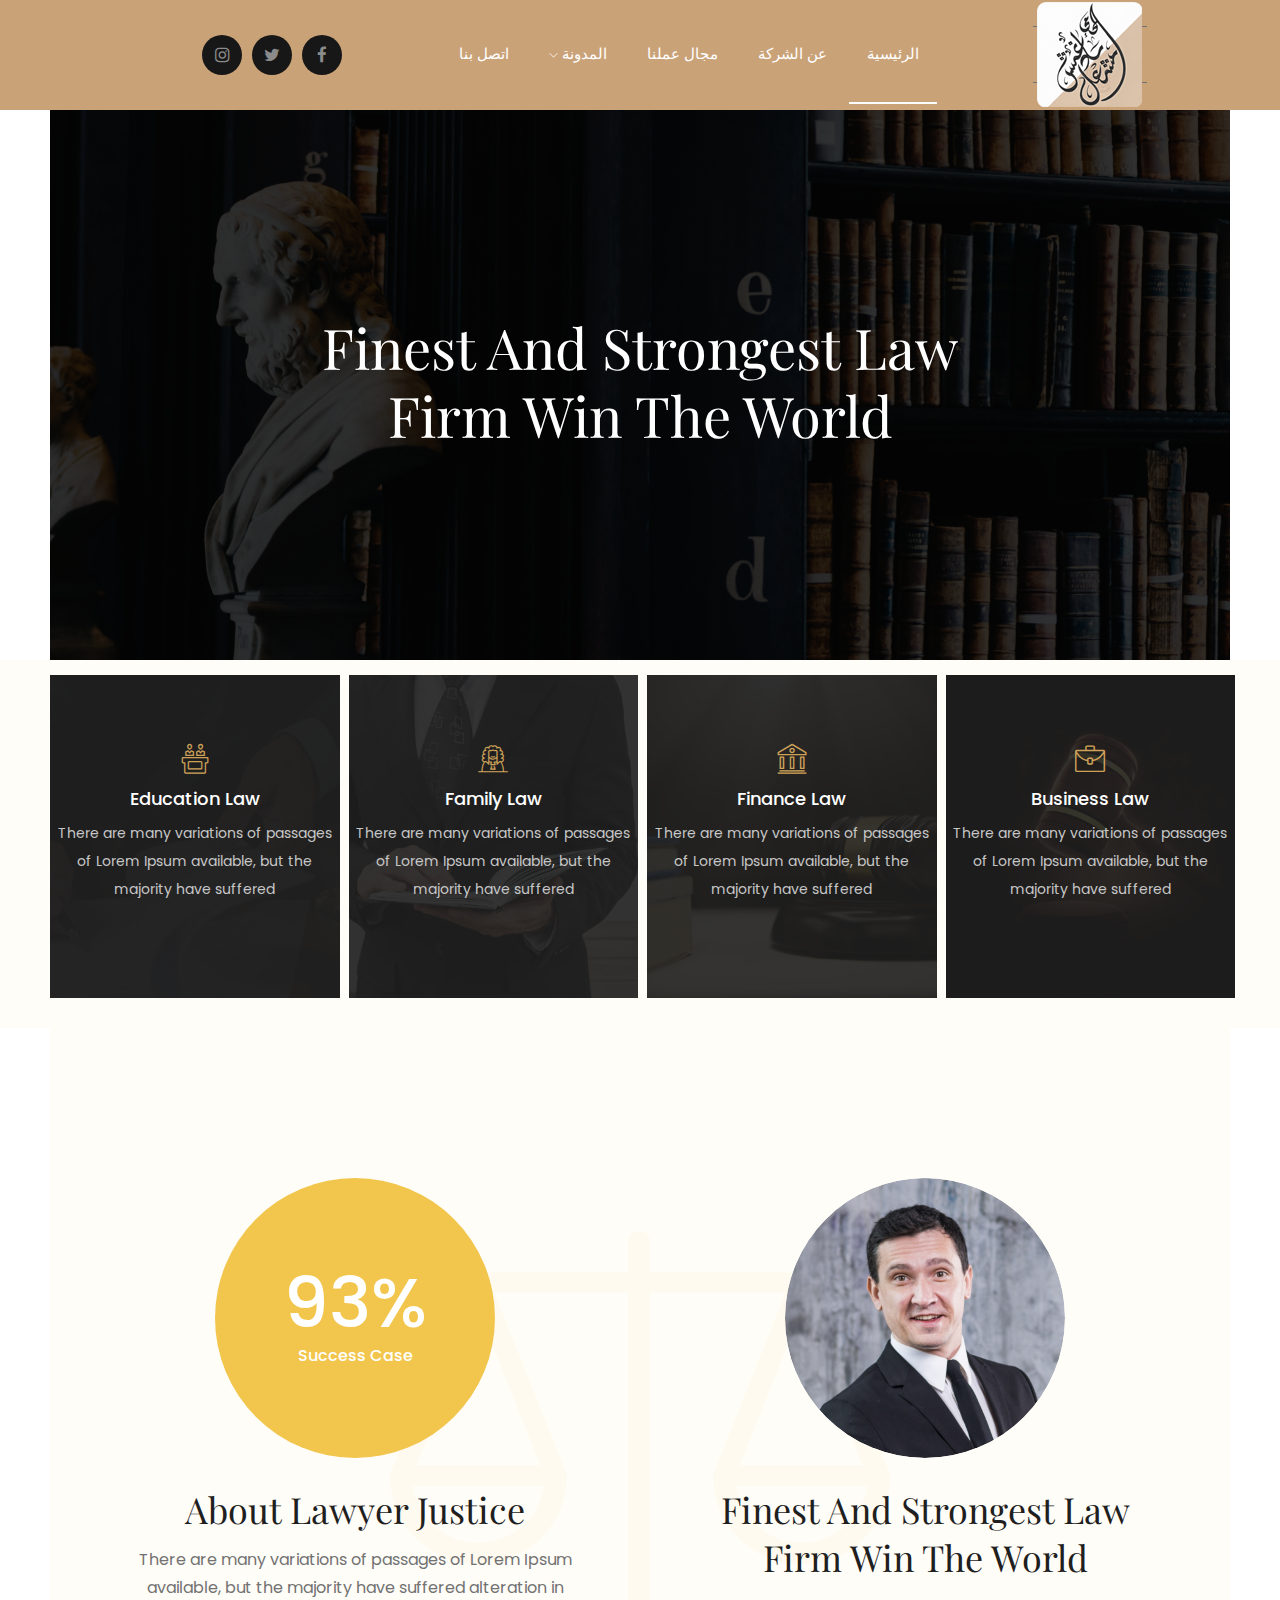
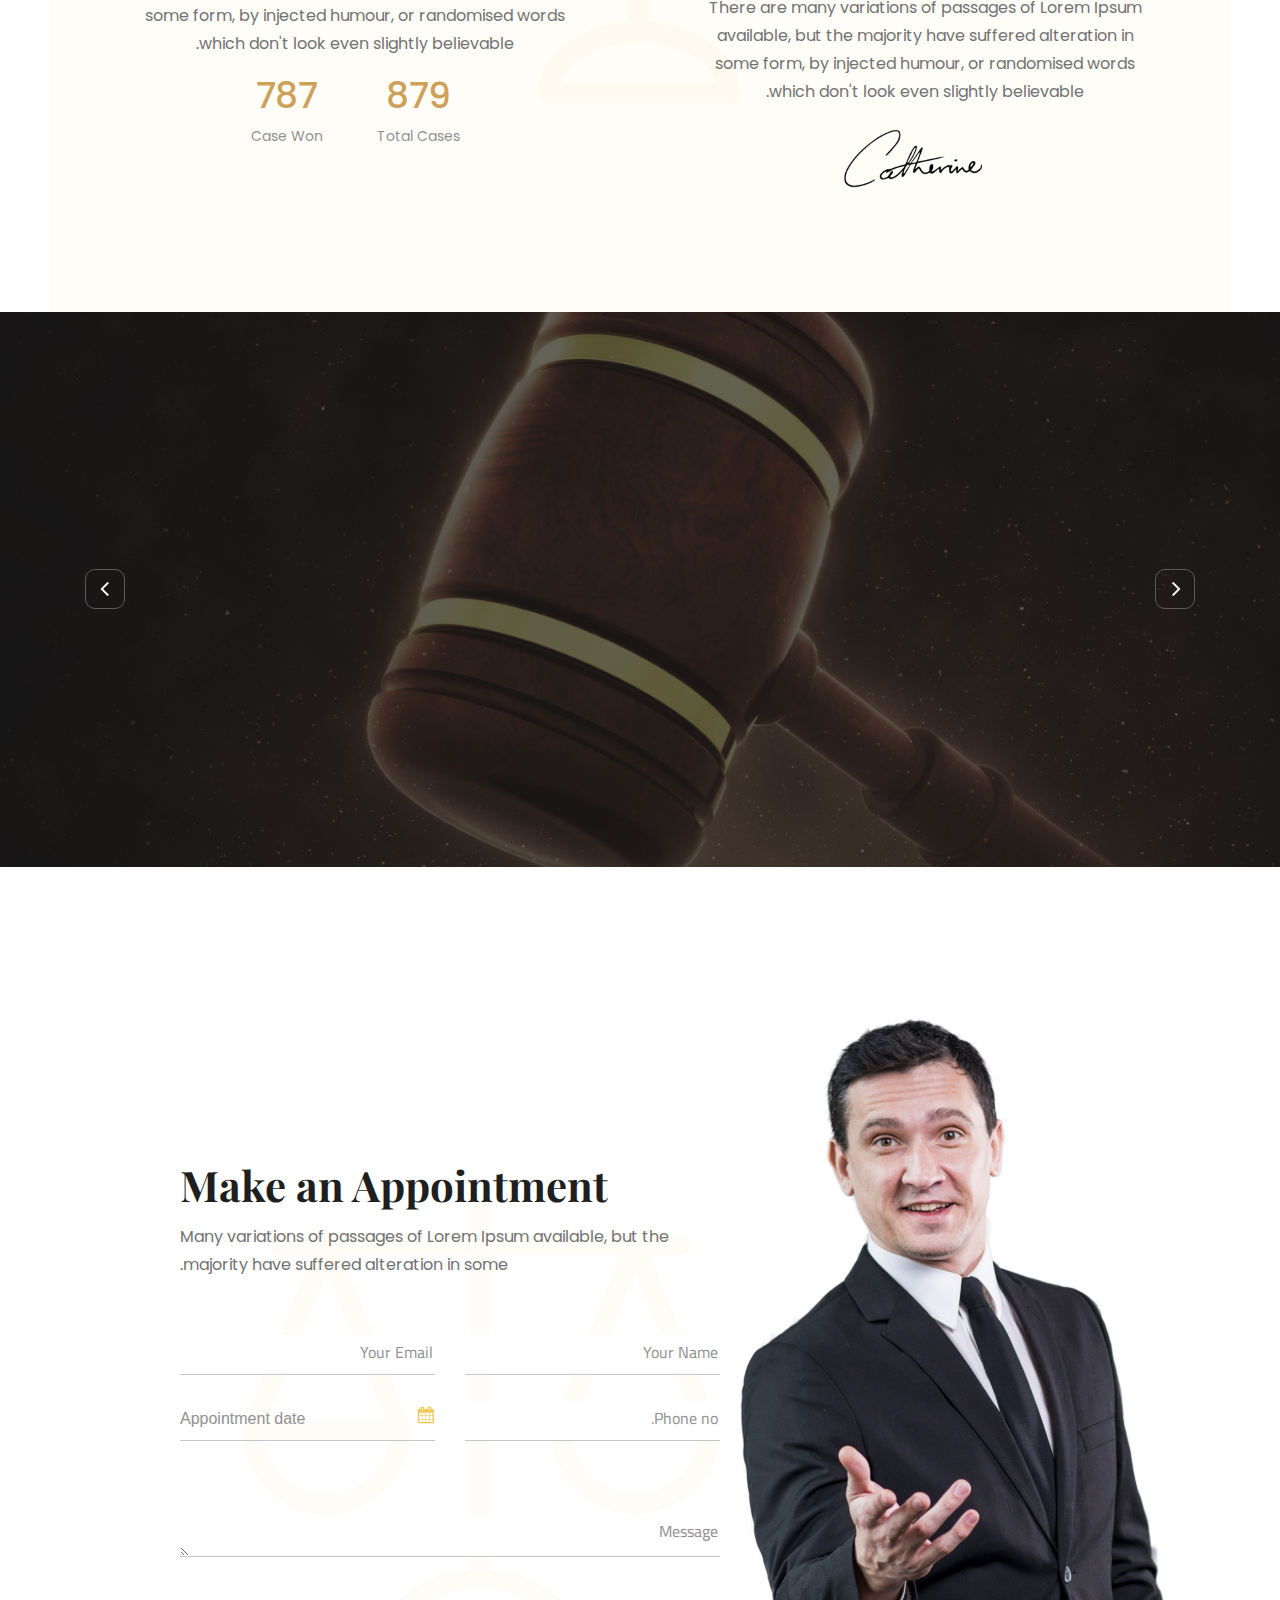
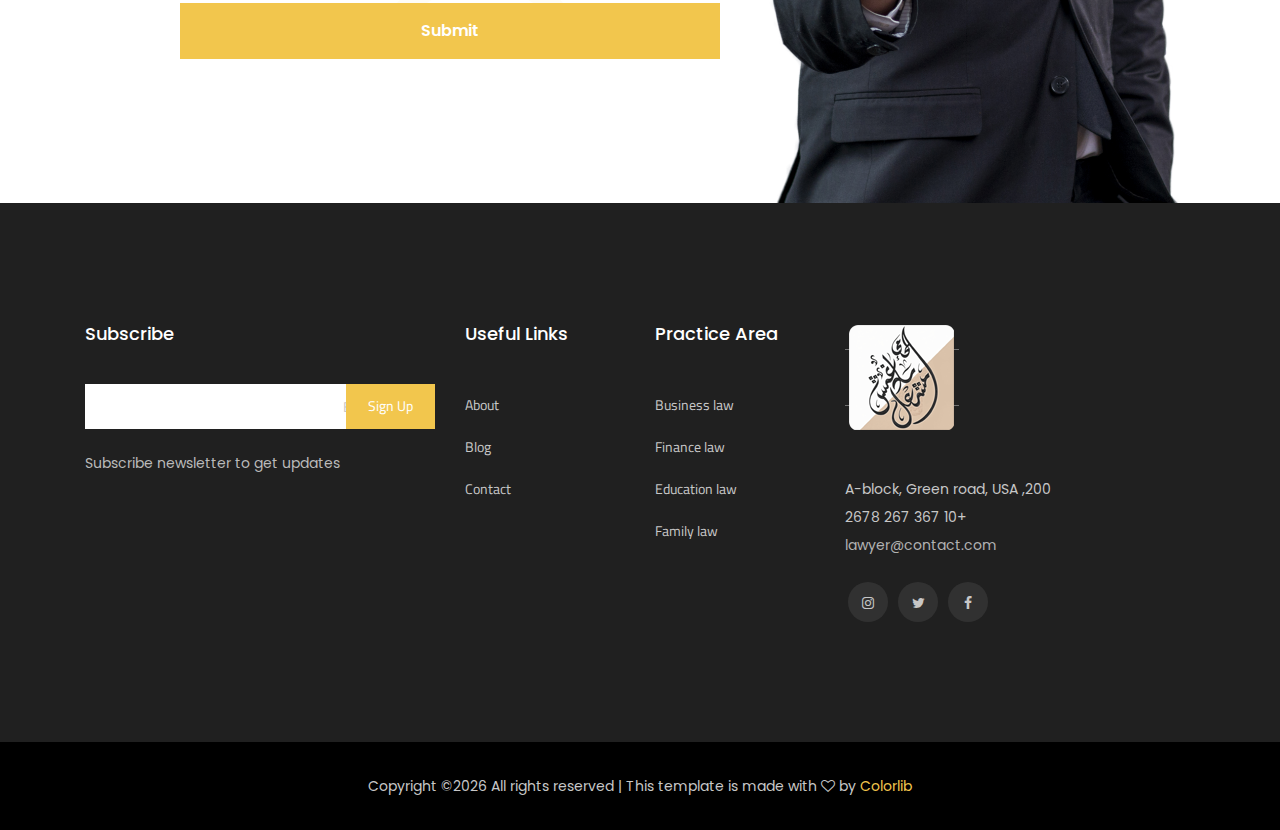
<file: practice.html>
<!doctype html>
<html class="no-js" lang="ar" dir="rtl">

<head>
    <meta charset="utf-8">
    <meta http-equiv="x-ua-compatible" content="ie=edge">
    <title>Lawyer</title>
    <meta name="description" content="">
    <meta name="viewport" content="width=device-width, initial-scale=1">

    <!-- <link rel="manifest" href="site.webmanifest"> -->
    <!-- <link rel="shortcut icon" type="image/x-icon" href="img/favicon.png"> -->
    <!-- Place favicon.ico in the root directory -->

    <!-- CSS here -->
    <link rel="stylesheet" href="css/bootstrap.min.css">
    <link rel="stylesheet" href="css/owl.carousel.min.css">
    <link rel="stylesheet" href="css/magnific-popup.css">
    <link rel="stylesheet" href="css/font-awesome.min.css">
    <link rel="stylesheet" href="css/themify-icons.css">
    <link rel="stylesheet" href="css/nice-select.css">
    <link rel="stylesheet" href="css/flaticon.css">
    <link rel="stylesheet" href="css/flaticon.css">
    <link rel="stylesheet" href="css/gijgo.css">
    <link rel="stylesheet" href="css/slicknav.css">
    <link rel="stylesheet" href="css/style.css">
    <!-- <link rel="stylesheet" href="css/responsive.css"> -->
</head>

<body>
    <!--[if lte IE 9]>
            <p class="browserupgrade">You are using an <strong>outdated</strong> browser. Please <a href="https://browsehappy.com/">upgrade your browser</a> to improve your experience and security.</p>
        <![endif]-->

    <!-- header-start -->
    <header>
        <div class="header-area ">
            <div id="sticky-header" class="main-header-area">
                <div class="container-fluid p-0">
                    <div class="row align-items-center justify-content-between no-gutters">
                        <div class="col-xl-2 col-lg-2">
                            <div class="logo-img">
                                <a href="index.html">
                                    <img src="img/logo.png" alt="">
                                </a>
                            </div>
                        </div>
                        <div class="col-xl-7 col-lg-8">
                            <div class="main-menu  d-none d-lg-block">
                                <nav>
                                    <ul id="navigation">
                                        <li><a class="active" href="index.html">الرئيسية</a></li>
                                        <li><a href="about.html">عن الشركة</a></li>
                                        <li><a href="Practice.html">مجال عملنا</a></li>
                                        <li><a href="#">المدونة <i class="ti-angle-down"></i></a>
                                            <ul class="submenu">
                                                <li><a href="blog.html">blog</a></li>
                                                <li><a href="single-blog.html">single-blog</a></li>
                                            </ul>
                                        </li>
                                        <!-- <li><a href="#">pages <i class="ti-angle-down"></i></a>
                                            <ul class="submenu">
                                                <li><a href="elements.html">elements</a></li>
                                            </ul> -->
                                        </li>
                                        <li><a href="contact.html">اتصل بنا</a></li>
                                    </ul>
                                </nav>
                            </div>
                        </div>
                        <div class="col-xl-3 col-lg-2 d-none d-lg-block">
                            <div class="social_media_links">
                                <ul>
                                    <li><a href="#"> <i class="fa fa-facebook"></i> </a></li>
                                    <li><a href="#"> <i class="fa fa-twitter"></i> </a></li>
                                    <li><a href="#"> <i class="fa fa-instagram"></i> </a></li>
                                </ul>
                            </div>
                        </div>
                        <div class="col-12">
                            <div class="mobile_menu d-block d-lg-none"></div>
                        </div>
                    </div>
                </div>
            </div>
        </div>
    </header>
    <!-- header-end -->

    <!-- bradcam_area_start  -->
    <div class="bradcam_area">
        <div class="bradcam_inner bradcam_bg d-flex align-items-center">
            <div class="container">
                <div class="row">
                    <div class="col-xl-12">
                        <div class="bradcam_text text-center">
                            <h3>Finest And Strongest Law <br>
                                Firm Win The World</h3>
                        </div>
                    </div>
                </div>
            </div>
        </div>
    </div>
    <!-- bradcam_area_end  -->
    <!-- practice_area_start -->
    <div class="practice_area practice_area2">
        <div class="container-fluid p-0">
            <div class="row no-gutters">
                <div class="col-xl-3 col-md-6">
                    <div class="single_practice">
                        <div class="practice_image">
                            <img src="img/practice/1.png" alt="">
                        </div>
                        <div class="practice_hover text-center">
                            <div class="hover_inner">
                                <i class="flaticon-case"></i>
                                <h3>Business Law</h3>
                                <p>There are many variations of passages of <br> Lorem Ipsum available, <br> but the
                                    majority have suffered</p>
                                <a href="#" class="lern_more">Learn More</a>
                            </div>
                        </div>
                    </div>
                </div>
                <div class="col-xl-3 col-md-6">
                    <div class="single_practice">
                        <div class="practice_image">
                            <img src="img/practice/2.png" alt="">
                        </div>
                        <div class="practice_hover text-center">
                            <div class="hover_inner">
                                <i class="flaticon-courthouse"></i>
                                <h3>Finance Law</h3>
                                <p>There are many variations of passages of <br> Lorem Ipsum available, <br> but the
                                    majority have suffered</p>
                                <a href="#" class="lern_more">Learn More</a>
                            </div>
                        </div>
                    </div>
                </div>
                <div class="col-xl-3 col-md-6">
                    <div class="single_practice">
                        <div class="practice_image">
                            <img src="img/practice/3.png" alt="">
                        </div>
                        <div class="practice_hover text-center">
                            <div class="hover_inner">
                                <i class="flaticon-judge"></i>
                                <h3>Family Law</h3>
                                <p>There are many variations of passages of <br> Lorem Ipsum available, <br> but the
                                    majority have suffered</p>
                                <a href="#" class="lern_more">Learn More</a>
                            </div>
                        </div>
                    </div>
                </div>
                <div class="col-xl-3 col-md-6">
                    <div class="single_practice">
                        <div class="practice_image">
                            <img src="img/practice/4.png" alt="">
                        </div>
                        <div class="practice_hover text-center">
                            <div class="hover_inner">
                                <i class="flaticon-jury"></i>
                                <h3>Education Law</h3>
                                <p>There are many variations of passages of <br> Lorem Ipsum available, <br> but the
                                    majority have suffered</p>
                                <a href="#" class="lern_more">Learn More</a>
                            </div>
                        </div>
                    </div>
                </div>
            </div>
        </div>
    </div>
    <!-- practice_area_end -->
    <!-- about_area _start  -->
    <div class="about_area">
        <div class="opacity_icon d-none d-lg-block">
            <i class="flaticon-balance"></i>
        </div>
        <div class="container">
            <div class="row">
                <div class="col-xl-6 col-md-6">
                    <div class="single_about_info text-center">
                        <div class="about_thumb">
                            <img src="img/about/1.png" alt="">
                        </div>
                        <h3>Finest And Strongest Law <br>
                            Firm Win The World</h3>
                        <p>There are many variations of passages of Lorem Ipsum <br> available, but the majority have
                            suffered alteration in <br> some form, by injected humour, or randomised words <br> which
                            don't look even slightly believable. </p>
                        <div class="signature">
                            <img src="img/about/signature.png" alt="">
                        </div>
                    </div>
                </div>
                <div class="col-xl-6 col-md-6">
                    <div class="single_about_info text-center">
                        <div class="about_thumb">
                            <div class="image_hover">
                                <div class="hover_inner">
                                    <h2>93%</h2>
                                    <span>Success Case</span>
                                </div>
                            </div>
                        </div>
                        <h3>About Lawyer Justice</h3>
                        <p>There are many variations of passages of Lorem Ipsum <br> available, but the majority have
                            suffered alteration in <br> some form, by injected humour, or randomised words <br> which
                            don't look even slightly believable. </p>
                        <div class="total_cases">
                            <div class="single_cases">
                                <h4>879</h4>
                                <p>Total Cases</p>
                            </div>
                            <div class="single_cases">
                                <h4>787</h4>
                                <p>Case Won</p>
                            </div>
                        </div>
                    </div>
                </div>
            </div>
        </div>
    </div>
    <!-- about_area _end -->

    <!-- testmonial_area_start  -->
    <div class="testmonial_area testmonial_bg_1 overlay2">
        <div class="container">
            <div class="row">
                <div class="col-xl-12">
                    <div class="testmonial_active owl-carousel">
                        <div class="single_testmonial text-center">
                            <i class="flaticon-straight-quotes"></i>
                            <p>There are many variations of passages of Lorem Ipsum available, but the <br> majority have suffered alteration in some form, by injected humour, or <br> randomised words which don't look even slightly believable. </p>
                            <div class="author_info d-flex justify-content-center align-items-center">
                                <div class="thumb">
                                    <img src="img/testmonial/smaill_thumb.png" alt="">
                                </div>
                                <span>- Millan Mirza</span>
                            </div>
                        </div>
                        <div class="single_testmonial text-center">
                            <i class="flaticon-straight-quotes"></i>
                            <p>There are many variations of passages of Lorem Ipsum available, but the <br> majority have suffered alteration in some form, by injected humour, or <br> randomised words which don't look even slightly believable. </p>
                            <div class="author_info d-flex justify-content-center align-items-center">
                                <div class="thumb">
                                    <img src="img/testmonial/smaill_thumb.png" alt="">
                                </div>
                                <span>- Millan Mirza</span>
                            </div>
                        </div>
                        <div class="single_testmonial text-center">
                            <i class="flaticon-straight-quotes"></i>
                            <p>There are many variations of passages of Lorem Ipsum available, but the <br> majority have suffered alteration in some form, by injected humour, or <br> randomised words which don't look even slightly believable. </p>
                            <div class="author_info d-flex justify-content-center align-items-center">
                                <div class="thumb">
                                    <img src="img/testmonial/smaill_thumb.png" alt="">
                                </div>
                                <span>- Millan Mirza</span>
                            </div>
                        </div>
                    </div>
                </div>
            </div>
        </div>
    </div>
    <!-- testmonial_area_end  -->

    <div class="appointment_area">
        <div class="container">
            <div class="row align-items-center">
                <div class="col-xl-5 col-md-6 col-lg-6">
                    <div class="appiontment_thumb d-none d-lg-block">
                        <img src="img/appointment/1.png" alt="">
                    </div>
                </div>
                <div class="col-xl-6 offset-xl-1 col-md-6 col-md-12 col-lg-6">
                    <div class="appointment_info">
                        <div class="opacity_icon d-none d-lg-block">
                            <i class="flaticon-balance"></i>
                        </div>
                        <h3>Make an Appointment</h3>
                        <p>Many variations of passages of Lorem Ipsum available, but the majority have suffered alteration in some.</p>
                        <form action="#">
                                <div class="row">
                                    <div class="col-xl-6 col-md-6">
                                            <input type="text" placeholder="Your Name">
                                    </div>
                                    <div class="col-xl-6 col-md-6">
                                            <input type="email" placeholder="Your Email">
                                    </div>
                                    <div class="col-xl-6 col-md-6">
                                            <input type="text" placeholder="Phone no.">
                                    </div>
                                    <div class="col-xl-6 col-md-6">
                                        <input id="datepicker" placeholder="Appointment date">
                                    </div>
                                    <div class="col-xl-12">
                                        <textarea placeholder="Message" ></textarea>
                                    </div>
                                    <div class="col-xl-12">
                                        <div class="appoinment_button">
                                            <button class="boxed-btn5 " type="submit" >Submit</button>
                                        </div>
                                    </div>
                                </div>
        
                            </form>
                    </div>

                </div>
            </div>
        </div>
    </div>

    <!-- footer_start -->
    <footer class="footer">
        <div class="footer_top">
            <div class="container">
                <div class="row">
                    <div class="col-xl-4 col-md-6 col-lg-3">
                        <div class="footer_widget">
                            <div class="footer_logo">
                                <a href="index.html">
                                    <img src="img/logo.png" alt="">
                                </a>
                            </div>
                            <p class="footer_text">200, A-block, Green road, USA <br>
                                +10 367 267 2678 <br>
                                <a class="domain" href="#">lawyer@contact.com</a></p>
                            <div class="socail_links">
                                <ul>
                                    <li>
                                        <a href="#">
                                            <i class="fa fa-facebook"></i>
                                        </a>
                                    </li>
                                    <li>
                                        <a href="#">
                                            <i class="fa fa-twitter"></i>
                                        </a>
                                    </li>
                                    <li>
                                        <a href="#">
                                            <i class="fa fa-instagram"></i>
                                        </a>
                                    </li>
                                </ul>
                            </div>
                        </div>
                    </div>
                    <div class="col-xl-2 col-md-6 col-lg-2">
                        <div class="footer_widget">
                            <h3 class="footer_title">
                                    Practice Area
                            </h3>
                            <ul>
                                <li><a href="#">Business law
                                    </a></li>
                                <li><a href="#">Finance law</a></li>
                                <li><a href="#">Education law</a></li>
                                <li><a href="#">Family law</a></li>
                            </ul>
                        </div>
                    </div>
                    <div class="col-xl-2 col-md-6 col-lg-2">
                        <div class="footer_widget">
                            <h3 class="footer_title">
                                    Useful Links
                            </h3>
                            <ul>
                                <li><a href="#">About</a></li>
                                <li><a href="#">Blog</a></li>
                                <li><a href="#"> Contact</a></li>
                            </ul>
                        </div>
                    </div>
                    <div class="col-xl-4 col-md-6 col-lg-4">
                        <div class="footer_widget">
                            <h3 class="footer_title">
                                    Subscribe
                            </h3>
                            <form action="#" class="newsletter_form">
                                <input type="text" placeholder="Enter your mail">
                                <button type="submit">Sign Up</button>
                            </form>
                            <p class="newsletter_text">Subscribe newsletter to get updates</p>
                        </div>
                    </div>
                </div>
            </div>
        </div>
        <div class="copy-right_text">
            <div class="container">
                <div class="footer_border"></div>
                <div class="row">
                    <div class="col-xl-12">
                        <p class="copy_right text-center">
                            <!-- Link back to Colorlib can't be removed. Template is licensed under CC BY 3.0. -->
Copyright &copy;<script>document.write(new Date().getFullYear());</script> All rights reserved | This template is made with <i class="fa fa-heart-o" aria-hidden="true"></i> by <a href="https://colorlib.com" target="_blank">Colorlib</a>
<!-- Link back to Colorlib can't be removed. Template is licensed under CC BY 3.0. -->
                        </p>
                    </div>
                </div>
            </div>
        </div>
    </footer>
    <!-- footer_end -->


    <!-- JS here -->
    <script src="js/vendor/modernizr-3.5.0.min.js"></script>
    <script src="js/vendor/jquery-1.12.4.min.js"></script>
    <script src="js/popper.min.js"></script>
    <script src="js/bootstrap.min.js"></script>
    <script src="js/owl.carousel.min.js"></script>
    <script src="js/isotope.pkgd.min.js"></script>
    <script src="js/ajax-form.js"></script>
    <script src="js/waypoints.min.js"></script>
    <script src="js/jquery.counterup.min.js"></script>
    <script src="js/imagesloaded.pkgd.min.js"></script>
    <script src="js/scrollIt.js"></script>
    <script src="js/jquery.scrollUp.min.js"></script>
    <script src="js/wow.min.js"></script>
    <script src="js/nice-select.min.js"></script>
    <script src="js/gijgo.min.js"></script>
    <script src="js/jquery.slicknav.min.js"></script>
    <script src="js/jquery.magnific-popup.min.js"></script>
    <script src="js/plugins.js"></script>

    <!--contact js-->
    <script src="js/contact.js"></script>
    <script src="js/jquery.ajaxchimp.min.js"></script>
    <script src="js/jquery.form.js"></script>
    <script src="js/jquery.validate.min.js"></script>
    <script src="js/mail-script.js"></script>

    <script src="js/main.js"></script>

    <script>
            $('#datepicker').datepicker({
                iconsLibrary: 'fontawesome',
                // disableDaysOfWeek: [0, 0],
            //     icons: {
            //      rightIcon: '<span class="fa fa-caret-down"></span>'
            //  }
            });
            $('#datepicker2').datepicker({
                iconsLibrary: 'fontawesome',
                icons: {
                 rightIcon: '<span class="fa fa-caret-down"></span>'
             }
    
            });
            var timepicker = $('#timepicker').timepicker({
             format: 'HH.MM'
         });
        </script>
</body>

</html>
</file>
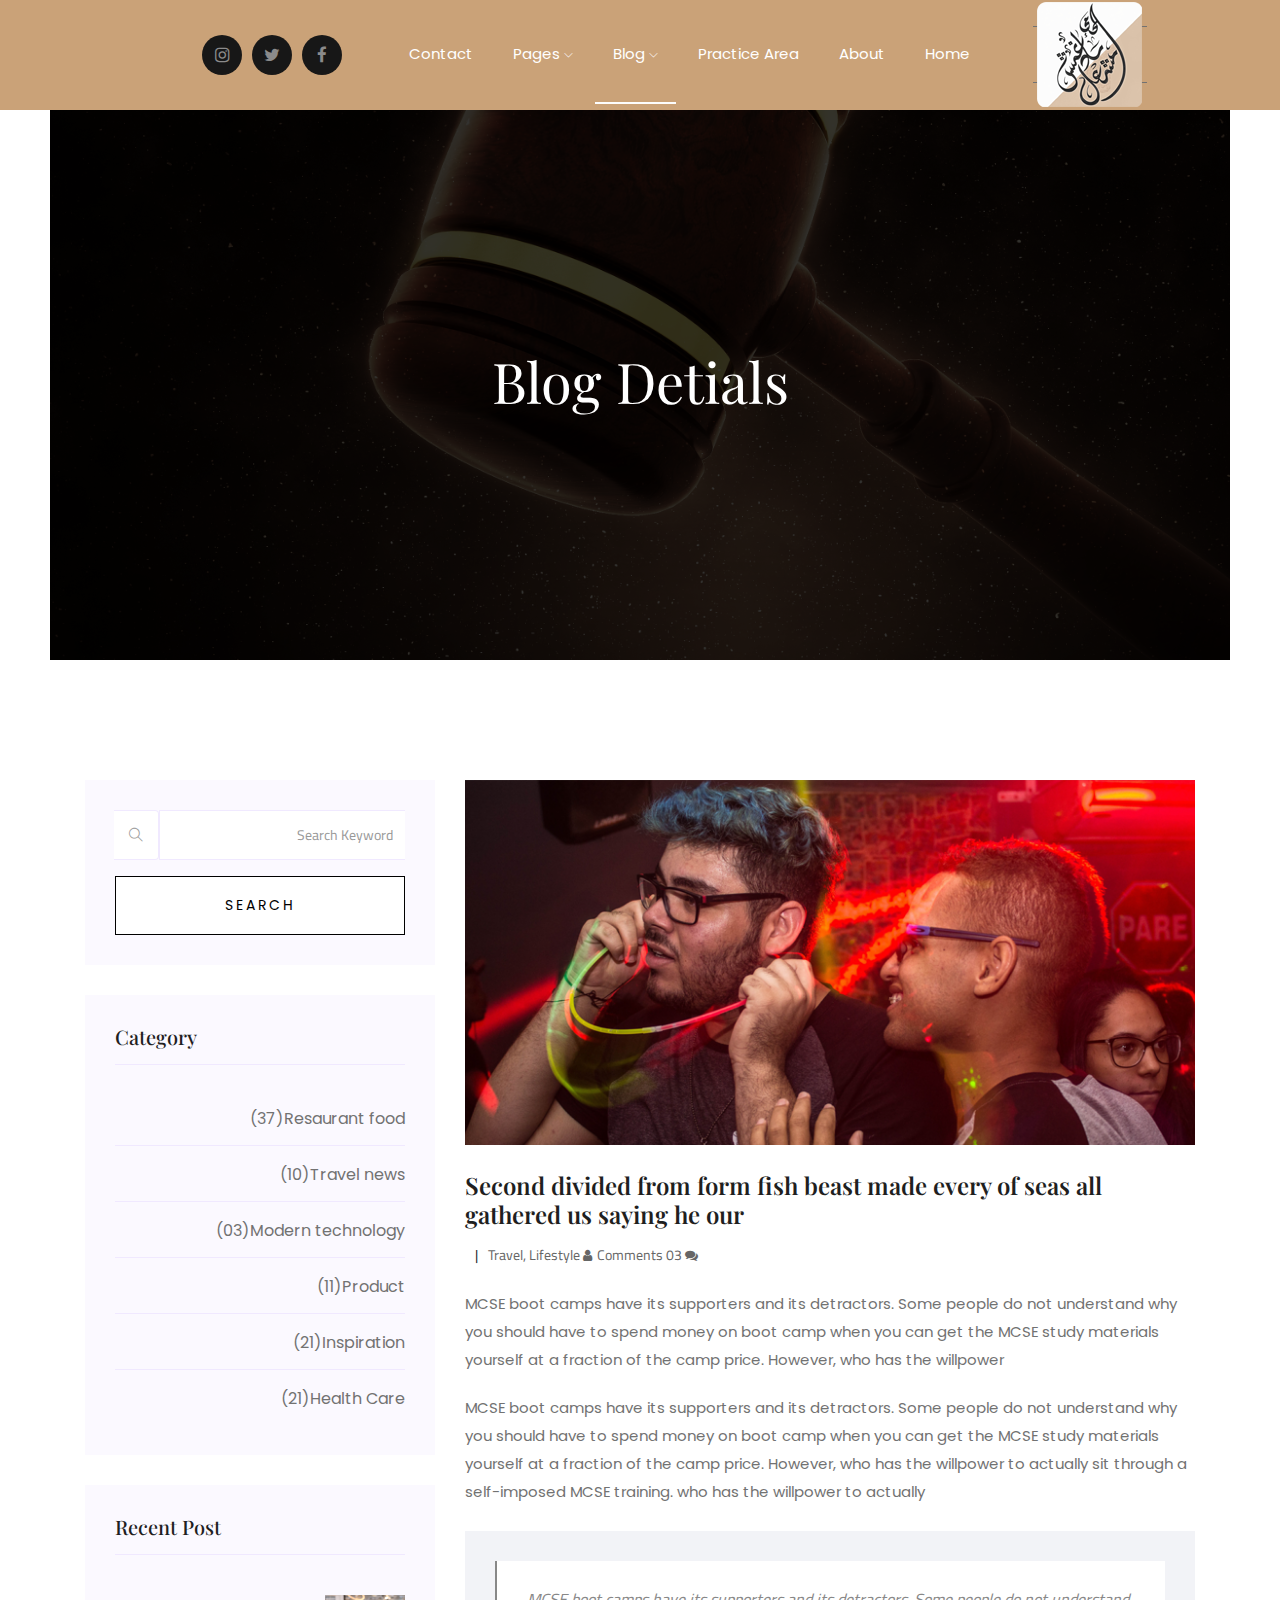
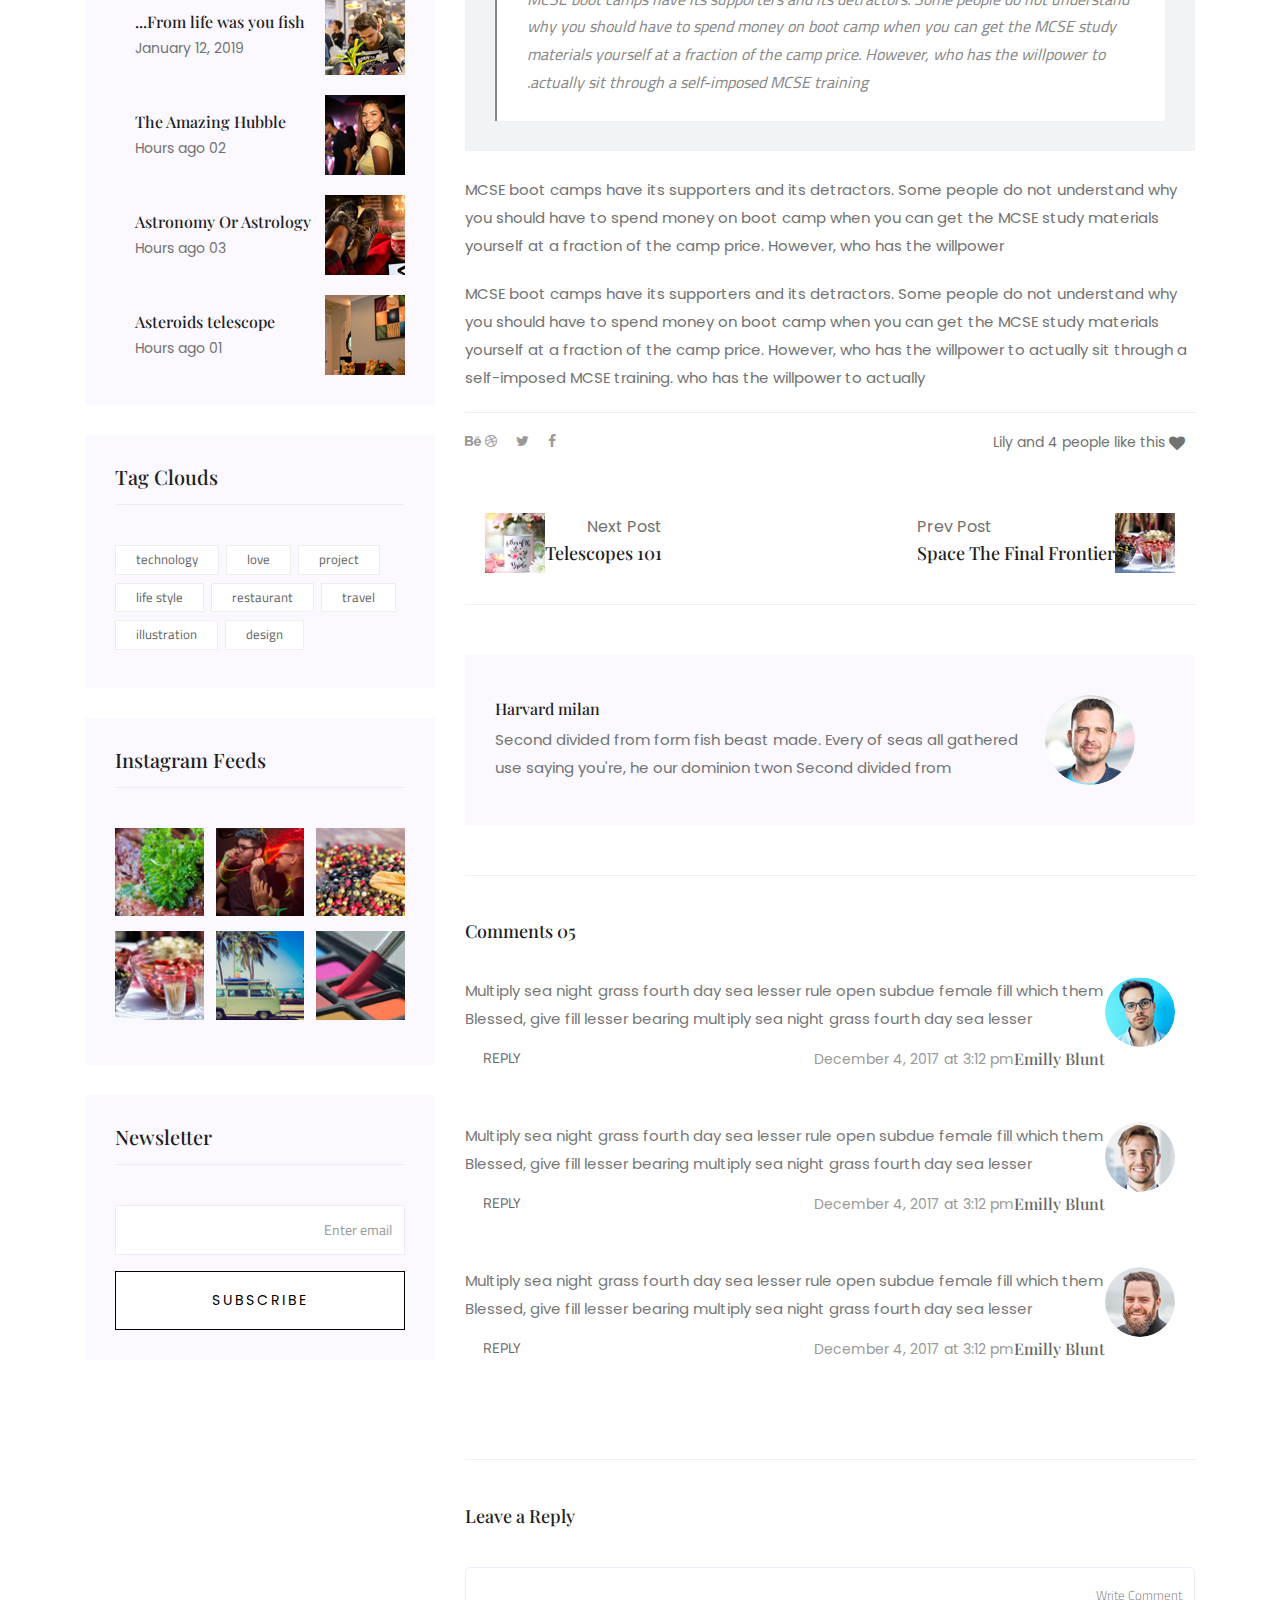
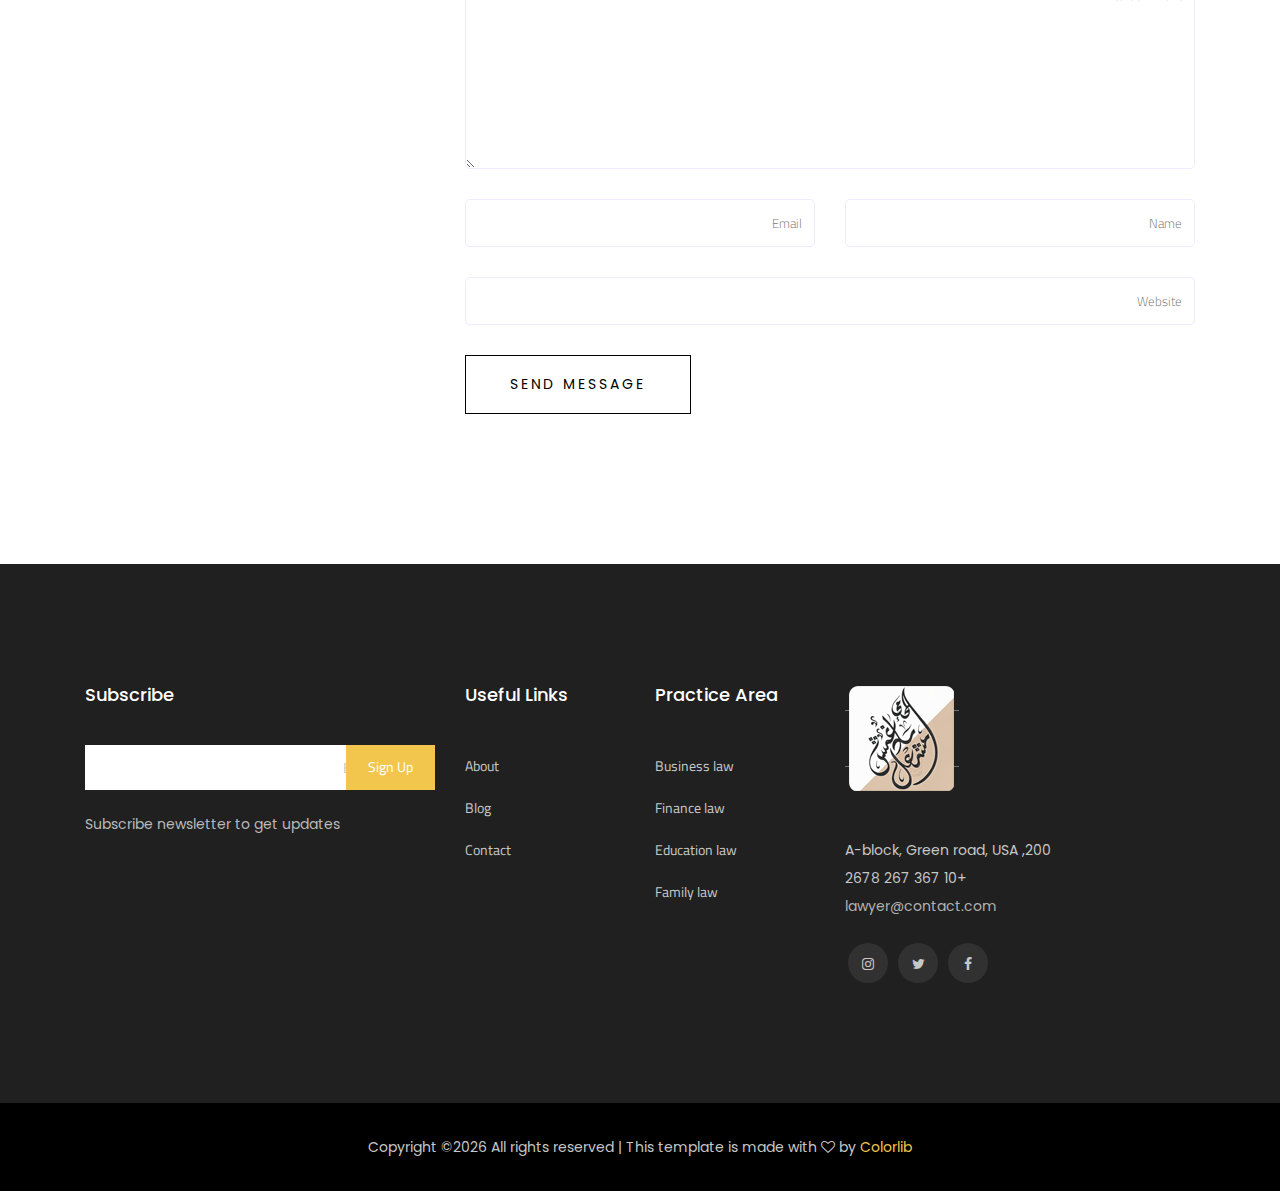
<file: single-blog.html>
<!doctype html>
<html class="no-js" lang="ar" dir="rtl">

<head>
   <meta charset="utf-8">
   <meta http-equiv="x-ua-compatible" content="ie=edge">
   <title>Lawyer</title>
   <meta name="description" content="">
   <meta name="viewport" content="width=device-width, initial-scale=1">

   <!-- <link rel="manifest" href="site.webmanifest"> -->
   <link rel="shortcut icon" type="image/x-icon" href="img/favicon.png">
   <!-- Place favicon.ico in the root directory -->

   <!-- CSS here -->
   <link rel="stylesheet" href="css/bootstrap.min.css">
   <link rel="stylesheet" href="css/owl.carousel.min.css">
   <link rel="stylesheet" href="css/magnific-popup.css">
   <link rel="stylesheet" href="css/font-awesome.min.css">
   <link rel="stylesheet" href="css/themify-icons.css">
   <link rel="stylesheet" href="css/nice-select.css">
   <link rel="stylesheet" href="css/flaticon.css">
   <link rel="stylesheet" href="css/animate.css">
   <link rel="stylesheet" href="css/slicknav.css">
   <link rel="stylesheet" href="css/style.css">
   <!-- <link rel="stylesheet" href="css/responsive.css"> -->
</head>

<body>
   <!--[if lte IE 9]>
            <p class="browserupgrade">You are using an <strong>outdated</strong> browser. Please <a href="https://browsehappy.com/">upgrade your browser</a> to improve your experience and security.</p>
        <![endif]-->

 <!-- header-start -->
 <header>
   <div class="header-area ">
       <div id="sticky-header" class="main-header-area">
           <div class="container-fluid p-0">
               <div class="row align-items-center justify-content-between no-gutters">
                   <div class="col-xl-2 col-lg-2">
                       <div class="logo-img">
                           <a href="index.html">
                               <img src="img/logo.png" alt="">
                           </a>
                       </div>
                   </div>
                   <div class="col-xl-7 col-lg-8">
                       <div class="main-menu  d-none d-lg-block">
                           <nav>
                               <ul id="navigation">
                                   <li><a href="index.html">home</a></li>
                                   <li><a href="about.html">About</a></li>
                                   <li><a  href="Practice.html">Practice Area</a></li>
                                   <li><a  class="active" href="#">blog <i class="ti-angle-down"></i></a>
                                       <ul class="submenu">
                                           <li><a href="blog.html">blog</a></li>
                                           <li><a href="single-blog.html">single-blog</a></li>
                                       </ul>
                                   </li>
                                   <li><a href="#">pages <i class="ti-angle-down"></i></a>
                                       <ul class="submenu">
                                           <li><a href="elements.html">elements</a></li>
                                       </ul>
                                   </li>
                                   <li><a href="contact.html">Contact</a></li>
                               </ul>
                           </nav>
                       </div>
                   </div>
                   <div class="col-xl-3 col-lg-2 d-none d-lg-block">
                       <div class="social_media_links">
                           <ul>
                               <li><a href="#"> <i class="fa fa-facebook"></i> </a></li>
                               <li><a href="#"> <i class="fa fa-twitter"></i> </a></li>
                               <li><a href="#"> <i class="fa fa-instagram"></i> </a></li>
                           </ul>
                       </div>
                   </div>
                   <div class="col-12">
                       <div class="mobile_menu d-block d-lg-none"></div>
                   </div>
               </div>
           </div>
       </div>
   </div>
</header>
<!-- header-end -->

<!-- bradcam_area_start  -->
<div class="bradcam_area">
   <div class="bradcam_inner bradcam_bg_2 d-flex align-items-center">
       <div class="container">
           <div class="row">
               <div class="col-xl-12">
                   <div class="bradcam_text text-center">
                       <h3>Blog Detials </h3>
                   </div>
               </div>
           </div>
       </div>
   </div>
</div>
<!-- bradcam_area_end  -->

   <!--================Blog Area =================-->
   <section class="blog_area single-post-area section-padding">
      <div class="container">
         <div class="row">
            <div class="col-lg-8 posts-list">
               <div class="single-post">
                  <div class="feature-img">
                     <img class="img-fluid" src="img/blog/single_blog_1.png" alt="">
                  </div>
                  <div class="blog_details">
                     <h2>Second divided from form fish beast made every of seas
                        all gathered us saying he our
                     </h2>
                     <ul class="blog-info-link mt-3 mb-4">
                        <li><a href="#"><i class="fa fa-user"></i> Travel, Lifestyle</a></li>
                        <li><a href="#"><i class="fa fa-comments"></i> 03 Comments</a></li>
                     </ul>
                     <p class="excert">
                        MCSE boot camps have its supporters and its detractors. Some people do not understand why you
                        should have to spend money on boot camp when you can get the MCSE study materials yourself at a
                        fraction of the camp price. However, who has the willpower
                     </p>
                     <p>
                        MCSE boot camps have its supporters and its detractors. Some people do not understand why you
                        should have to spend money on boot camp when you can get the MCSE study materials yourself at a
                        fraction of the camp price. However, who has the willpower to actually sit through a
                        self-imposed MCSE training. who has the willpower to actually
                     </p>
                     <div class="quote-wrapper">
                        <div class="quotes">
                           MCSE boot camps have its supporters and its detractors. Some people do not understand why you
                           should have to spend money on boot camp when you can get the MCSE study materials yourself at
                           a fraction of the camp price. However, who has the willpower to actually sit through a
                           self-imposed MCSE training.
                        </div>
                     </div>
                     <p>
                        MCSE boot camps have its supporters and its detractors. Some people do not understand why you
                        should have to spend money on boot camp when you can get the MCSE study materials yourself at a
                        fraction of the camp price. However, who has the willpower
                     </p>
                     <p>
                        MCSE boot camps have its supporters and its detractors. Some people do not understand why you
                        should have to spend money on boot camp when you can get the MCSE study materials yourself at a
                        fraction of the camp price. However, who has the willpower to actually sit through a
                        self-imposed MCSE training. who has the willpower to actually
                     </p>
                  </div>
               </div>
               <div class="navigation-top">
                  <div class="d-sm-flex justify-content-between text-center">
                     <p class="like-info"><span class="align-middle"><i class="fa fa-heart"></i></span> Lily and 4
                        people like this</p>
                     <div class="col-sm-4 text-center my-2 my-sm-0">
                        <!-- <p class="comment-count"><span class="align-middle"><i class="fa fa-comment"></i></span> 06 Comments</p> -->
                     </div>
                     <ul class="social-icons">
                        <li><a href="#"><i class="fa fa-facebook-f"></i></a></li>
                        <li><a href="#"><i class="fa fa-twitter"></i></a></li>
                        <li><a href="#"><i class="fa fa-dribbble"></i></a></li>
                        <li><a href="#"><i class="fa fa-behance"></i></a></li>
                     </ul>
                  </div>
                  <div class="navigation-area">
                     <div class="row">
                        <div
                           class="col-lg-6 col-md-6 col-12 nav-left flex-row d-flex justify-content-start align-items-center">
                           <div class="thumb">
                              <a href="#">
                                 <img class="img-fluid" src="img/post/preview.png" alt="">
                              </a>
                           </div>
                           <div class="arrow">
                              <a href="#">
                                 <span class="lnr text-white ti-arrow-left"></span>
                              </a>
                           </div>
                           <div class="detials">
                              <p>Prev Post</p>
                              <a href="#">
                                 <h4>Space The Final Frontier</h4>
                              </a>
                           </div>
                        </div>
                        <div
                           class="col-lg-6 col-md-6 col-12 nav-right flex-row d-flex justify-content-end align-items-center">
                           <div class="detials">
                              <p>Next Post</p>
                              <a href="#">
                                 <h4>Telescopes 101</h4>
                              </a>
                           </div>
                           <div class="arrow">
                              <a href="#">
                                 <span class="lnr text-white ti-arrow-right"></span>
                              </a>
                           </div>
                           <div class="thumb">
                              <a href="#">
                                 <img class="img-fluid" src="img/post/next.png" alt="">
                              </a>
                           </div>
                        </div>
                     </div>
                  </div>
               </div>
               <div class="blog-author">
                  <div class="media align-items-center">
                     <img src="img/blog/author.png" alt="">
                     <div class="media-body">
                        <a href="#">
                           <h4>Harvard milan</h4>
                        </a>
                        <p>Second divided from form fish beast made. Every of seas all gathered use saying you're, he
                           our dominion twon Second divided from</p>
                     </div>
                  </div>
               </div>
               <div class="comments-area">
                  <h4>05 Comments</h4>
                  <div class="comment-list">
                     <div class="single-comment justify-content-between d-flex">
                        <div class="user justify-content-between d-flex">
                           <div class="thumb">
                              <img src="img/comment/comment_1.png" alt="">
                           </div>
                           <div class="desc">
                              <p class="comment">
                                 Multiply sea night grass fourth day sea lesser rule open subdue female fill which them
                                 Blessed, give fill lesser bearing multiply sea night grass fourth day sea lesser
                              </p>
                              <div class="d-flex justify-content-between">
                                 <div class="d-flex align-items-center">
                                    <h5>
                                       <a href="#">Emilly Blunt</a>
                                    </h5>
                                    <p class="date">December 4, 2017 at 3:12 pm </p>
                                 </div>
                                 <div class="reply-btn">
                                    <a href="#" class="btn-reply text-uppercase">reply</a>
                                 </div>
                              </div>
                           </div>
                        </div>
                     </div>
                  </div>
                  <div class="comment-list">
                     <div class="single-comment justify-content-between d-flex">
                        <div class="user justify-content-between d-flex">
                           <div class="thumb">
                              <img src="img/comment/comment_2.png" alt="">
                           </div>
                           <div class="desc">
                              <p class="comment">
                                 Multiply sea night grass fourth day sea lesser rule open subdue female fill which them
                                 Blessed, give fill lesser bearing multiply sea night grass fourth day sea lesser
                              </p>
                              <div class="d-flex justify-content-between">
                                 <div class="d-flex align-items-center">
                                    <h5>
                                       <a href="#">Emilly Blunt</a>
                                    </h5>
                                    <p class="date">December 4, 2017 at 3:12 pm </p>
                                 </div>
                                 <div class="reply-btn">
                                    <a href="#" class="btn-reply text-uppercase">reply</a>
                                 </div>
                              </div>
                           </div>
                        </div>
                     </div>
                  </div>
                  <div class="comment-list">
                     <div class="single-comment justify-content-between d-flex">
                        <div class="user justify-content-between d-flex">
                           <div class="thumb">
                              <img src="img/comment/comment_3.png" alt="">
                           </div>
                           <div class="desc">
                              <p class="comment">
                                 Multiply sea night grass fourth day sea lesser rule open subdue female fill which them
                                 Blessed, give fill lesser bearing multiply sea night grass fourth day sea lesser
                              </p>
                              <div class="d-flex justify-content-between">
                                 <div class="d-flex align-items-center">
                                    <h5>
                                       <a href="#">Emilly Blunt</a>
                                    </h5>
                                    <p class="date">December 4, 2017 at 3:12 pm </p>
                                 </div>
                                 <div class="reply-btn">
                                    <a href="#" class="btn-reply text-uppercase">reply</a>
                                 </div>
                              </div>
                           </div>
                        </div>
                     </div>
                  </div>
               </div>
               <div class="comment-form">
                  <h4>Leave a Reply</h4>
                  <form class="form-contact comment_form" action="#" id="commentForm">
                     <div class="row">
                        <div class="col-12">
                           <div class="form-group">
                              <textarea class="form-control w-100" name="comment" id="comment" cols="30" rows="9"
                                 placeholder="Write Comment"></textarea>
                           </div>
                        </div>
                        <div class="col-sm-6">
                           <div class="form-group">
                              <input class="form-control" name="name" id="name" type="text" placeholder="Name">
                           </div>
                        </div>
                        <div class="col-sm-6">
                           <div class="form-group">
                              <input class="form-control" name="email" id="email" type="email" placeholder="Email">
                           </div>
                        </div>
                        <div class="col-12">
                           <div class="form-group">
                              <input class="form-control" name="website" id="website" type="text" placeholder="Website">
                           </div>
                        </div>
                     </div>
                     <div class="form-group">
                        <button type="submit" class="button button-contactForm btn_1 boxed-btn">Send Message</button>
                     </div>
                  </form>
               </div>
            </div>
            <div class="col-lg-4">
               <div class="blog_right_sidebar">
                  <aside class="single_sidebar_widget search_widget">
                     <form action="#">
                        <div class="form-group">
                           <div class="input-group mb-3">
                              <input type="text" class="form-control" placeholder='Search Keyword'
                                 onfocus="this.placeholder = ''" onblur="this.placeholder = 'Search Keyword'">
                              <div class="input-group-append">
                                 <button class="btn" type="button"><i class="ti-search"></i></button>
                              </div>
                           </div>
                        </div>
                        <button class="button rounded-0 primary-bg text-white w-100 btn_1 boxed-btn"
                           type="submit">Search</button>
                     </form>
                  </aside>
                  <aside class="single_sidebar_widget post_category_widget">
                     <h4 class="widget_title">Category</h4>
                     <ul class="list cat-list">
                        <li>
                           <a href="#" class="d-flex">
                              <p>Resaurant food</p>
                              <p>(37)</p>
                           </a>
                        </li>
                        <li>
                           <a href="#" class="d-flex">
                              <p>Travel news</p>
                              <p>(10)</p>
                           </a>
                        </li>
                        <li>
                           <a href="#" class="d-flex">
                              <p>Modern technology</p>
                              <p>(03)</p>
                           </a>
                        </li>
                        <li>
                           <a href="#" class="d-flex">
                              <p>Product</p>
                              <p>(11)</p>
                           </a>
                        </li>
                        <li>
                           <a href="#" class="d-flex">
                              <p>Inspiration</p>
                              <p>(21)</p>
                           </a>
                        </li>
                        <li>
                           <a href="#" class="d-flex">
                              <p>Health Care</p>
                              <p>(21)</p>
                           </a>
                        </li>
                     </ul>
                  </aside>
                  <aside class="single_sidebar_widget popular_post_widget">
                     <h3 class="widget_title">Recent Post</h3>
                     <div class="media post_item">
                        <img src="img/post/post_1.png" alt="post">
                        <div class="media-body">
                           <a href="single-blog.html">
                              <h3>From life was you fish...</h3>
                           </a>
                           <p>January 12, 2019</p>
                        </div>
                     </div>
                     <div class="media post_item">
                        <img src="img/post/post_2.png" alt="post">
                        <div class="media-body">
                           <a href="single-blog.html">
                              <h3>The Amazing Hubble</h3>
                           </a>
                           <p>02 Hours ago</p>
                        </div>
                     </div>
                     <div class="media post_item">
                        <img src="img/post/post_3.png" alt="post">
                        <div class="media-body">
                           <a href="single-blog.html">
                              <h3>Astronomy Or Astrology</h3>
                           </a>
                           <p>03 Hours ago</p>
                        </div>
                     </div>
                     <div class="media post_item">
                        <img src="img/post/post_4.png" alt="post">
                        <div class="media-body">
                           <a href="single-blog.html">
                              <h3>Asteroids telescope</h3>
                           </a>
                           <p>01 Hours ago</p>
                        </div>
                     </div>
                  </aside>
                  <aside class="single_sidebar_widget tag_cloud_widget">
                     <h4 class="widget_title">Tag Clouds</h4>
                     <ul class="list">
                        <li>
                           <a href="#">project</a>
                        </li>
                        <li>
                           <a href="#">love</a>
                        </li>
                        <li>
                           <a href="#">technology</a>
                        </li>
                        <li>
                           <a href="#">travel</a>
                        </li>
                        <li>
                           <a href="#">restaurant</a>
                        </li>
                        <li>
                           <a href="#">life style</a>
                        </li>
                        <li>
                           <a href="#">design</a>
                        </li>
                        <li>
                           <a href="#">illustration</a>
                        </li>
                     </ul>
                  </aside>
                  <aside class="single_sidebar_widget instagram_feeds">
                     <h4 class="widget_title">Instagram Feeds</h4>
                     <ul class="instagram_row flex-wrap">
                        <li>
                           <a href="#">
                              <img class="img-fluid" src="img/post/post_5.png" alt="">
                           </a>
                        </li>
                        <li>
                           <a href="#">
                              <img class="img-fluid" src="img/post/post_6.png" alt="">
                           </a>
                        </li>
                        <li>
                           <a href="#">
                              <img class="img-fluid" src="img/post/post_7.png" alt="">
                           </a>
                        </li>
                        <li>
                           <a href="#">
                              <img class="img-fluid" src="img/post/post_8.png" alt="">
                           </a>
                        </li>
                        <li>
                           <a href="#">
                              <img class="img-fluid" src="img/post/post_9.png" alt="">
                           </a>
                        </li>
                        <li>
                           <a href="#">
                              <img class="img-fluid" src="img/post/post_10.png" alt="">
                           </a>
                        </li>
                     </ul>
                  </aside>
                  <aside class="single_sidebar_widget newsletter_widget">
                     <h4 class="widget_title">Newsletter</h4>
                     <form action="#">
                        <div class="form-group">
                           <input type="email" class="form-control" onfocus="this.placeholder = ''"
                              onblur="this.placeholder = 'Enter email'" placeholder='Enter email' required>
                        </div>
                        <button class="button rounded-0 primary-bg text-white w-100 btn_1 boxed-btn"
                           type="submit">Subscribe</button>
                     </form>
                  </aside>
               </div>
            </div>
         </div>
      </div>
   </section>
   <!--================ Blog Area end =================-->

    <!-- footer_start -->
    <footer class="footer">
      <div class="footer_top">
          <div class="container">
              <div class="row">
                  <div class="col-xl-4 col-md-6 col-lg-3">
                      <div class="footer_widget">
                          <div class="footer_logo">
                              <a href="index.html">
                                  <img src="img/logo.png" alt="">
                              </a>
                          </div>
                          <p class="footer_text">200, A-block, Green road, USA <br>
                              +10 367 267 2678 <br>
                              <a class="domain" href="#">lawyer@contact.com</a></p>
                          <div class="socail_links">
                              <ul>
                                  <li>
                                      <a href="#">
                                          <i class="fa fa-facebook"></i>
                                      </a>
                                  </li>
                                  <li>
                                      <a href="#">
                                          <i class="fa fa-twitter"></i>
                                      </a>
                                  </li>
                                  <li>
                                      <a href="#">
                                          <i class="fa fa-instagram"></i>
                                      </a>
                                  </li>
                              </ul>
                          </div>
                      </div>
                  </div>
                  <div class="col-xl-2 col-md-6 col-lg-2">
                      <div class="footer_widget">
                          <h3 class="footer_title">
                                  Practice Area
                          </h3>
                          <ul>
                              <li><a href="#">Business law
                                  </a></li>
                              <li><a href="#">Finance law</a></li>
                              <li><a href="#">Education law</a></li>
                              <li><a href="#">Family law</a></li>
                          </ul>
                      </div>
                  </div>
                  <div class="col-xl-2 col-md-6 col-lg-2">
                      <div class="footer_widget">
                          <h3 class="footer_title">
                                  Useful Links
                          </h3>
                          <ul>
                              <li><a href="#">About</a></li>
                              <li><a href="#">Blog</a></li>
                              <li><a href="#"> Contact</a></li>
                          </ul>
                      </div>
                  </div>
                  <div class="col-xl-4 col-md-6 col-lg-4">
                      <div class="footer_widget">
                          <h3 class="footer_title">
                                  Subscribe
                          </h3>
                          <form action="#" class="newsletter_form">
                              <input type="text" placeholder="Enter your mail">
                              <button type="submit">Sign Up</button>
                          </form>
                          <p class="newsletter_text">Subscribe newsletter to get updates</p>
                      </div>
                  </div>
              </div>
          </div>
      </div>
      <div class="copy-right_text">
          <div class="container">
              <div class="footer_border"></div>
              <div class="row">
                  <div class="col-xl-12">
                      <p class="copy_right text-center">
                          <!-- Link back to Colorlib can't be removed. Template is licensed under CC BY 3.0. -->
Copyright &copy;<script>document.write(new Date().getFullYear());</script> All rights reserved | This template is made with <i class="fa fa-heart-o" aria-hidden="true"></i> by <a href="https://colorlib.com" target="_blank">Colorlib</a>
<!-- Link back to Colorlib can't be removed. Template is licensed under CC BY 3.0. -->
                      </p>
                  </div>
              </div>
          </div>
      </div>
  </footer>
  <!-- footer_end -->

   <!-- JS here -->
   <script src="js/vendor/modernizr-3.5.0.min.js"></script>
   <script src="js/vendor/jquery-1.12.4.min.js"></script>
   <script src="js/popper.min.js"></script>
   <script src="js/bootstrap.min.js"></script>
   <script src="js/owl.carousel.min.js"></script>
   <script src="js/isotope.pkgd.min.js"></script>
   <script src="js/ajax-form.js"></script>
   <script src="js/waypoints.min.js"></script>
   <script src="js/jquery.counterup.min.js"></script>
   <script src="js/imagesloaded.pkgd.min.js"></script>
   <script src="js/scrollIt.js"></script>
   <script src="js/jquery.scrollUp.min.js"></script>
   <script src="js/wow.min.js"></script>
   <script src="js/nice-select.min.js"></script>
   <script src="js/jquery.slicknav.min.js"></script>
   <script src="js/jquery.magnific-popup.min.js"></script>
   <script src="js/plugins.js"></script>

   <!--contact js-->
   <script src="js/contact.js"></script>
   <script src="js/jquery.ajaxchimp.min.js"></script>
   <script src="js/jquery.form.js"></script>
   <script src="js/jquery.validate.min.js"></script>
   <script src="js/mail-script.js"></script>

   <script src="js/main.js"></script>

</body>

</html>
</file>
<file: css/themify-icons.css>
@font-face {
	font-family: 'themify';
	src:url('../fonts/themify.eot?-fvbane');
	src:url('../fonts/themify.eot?#iefix-fvbane') format('embedded-opentype'),
		url('../fonts/themify.woff?-fvbane') format('woff'),
		url('../fonts/themify.ttf?-fvbane') format('truetype'),
		url('../fonts/themify.svg?-fvbane#themify') format('svg');
	font-weight: normal;
	font-style: normal;
}

[class^="ti-"], [class*=" ti-"] {
	font-family: 'themify';
	/* speak: none; */
	font-style: normal;
	font-weight: normal;
	font-variant: normal;
	text-transform: none;
	line-height: 1;

	/* Better Font Rendering =========== */
	-webkit-font-smoothing: antialiased;
	-moz-osx-font-smoothing: grayscale;
}

.ti-wand:before {
	content: "\e600";
}
.ti-volume:before {
	content: "\e601";
}
.ti-user:before {
	content: "\e602";
}
.ti-unlock:before {
	content: "\e603";
}
.ti-unlink:before {
	content: "\e604";
}
.ti-trash:before {
	content: "\e605";
}
.ti-thought:before {
	content: "\e606";
}
.ti-target:before {
	content: "\e607";
}
.ti-tag:before {
	content: "\e608";
}
.ti-tablet:before {
	content: "\e609";
}
.ti-star:before {
	content: "\e60a";
}
.ti-spray:before {
	content: "\e60b";
}
.ti-signal:before {
	content: "\e60c";
}
.ti-shopping-cart:before {
	content: "\e60d";
}
.ti-shopping-cart-full:before {
	content: "\e60e";
}
.ti-settings:before {
	content: "\e60f";
}
.ti-search:before {
	content: "\e610";
}
.ti-zoom-in:before {
	content: "\e611";
}
.ti-zoom-out:before {
	content: "\e612";
}
.ti-cut:before {
	content: "\e613";
}
.ti-ruler:before {
	content: "\e614";
}
.ti-ruler-pencil:before {
	content: "\e615";
}
.ti-ruler-alt:before {
	content: "\e616";
}
.ti-bookmark:before {
	content: "\e617";
}
.ti-bookmark-alt:before {
	content: "\e618";
}
.ti-reload:before {
	content: "\e619";
}
.ti-plus:before {
	content: "\e61a";
}
.ti-pin:before {
	content: "\e61b";
}
.ti-pencil:before {
	content: "\e61c";
}
.ti-pencil-alt:before {
	content: "\e61d";
}
.ti-paint-roller:before {
	content: "\e61e";
}
.ti-paint-bucket:before {
	content: "\e61f";
}
.ti-na:before {
	content: "\e620";
}
.ti-mobile:before {
	content: "\e621";
}
.ti-minus:before {
	content: "\e622";
}
.ti-medall:before {
	content: "\e623";
}
.ti-medall-alt:before {
	content: "\e624";
}
.ti-marker:before {
	content: "\e625";
}
.ti-marker-alt:before {
	content: "\e626";
}
.ti-arrow-up:before {
	content: "\e627";
}
.ti-arrow-right:before {
	content: "\e628";
}
.ti-arrow-left:before {
	content: "\e629";
}
.ti-arrow-down:before {
	content: "\e62a";
}
.ti-lock:before {
	content: "\e62b";
}
.ti-location-arrow:before {
	content: "\e62c";
}
.ti-link:before {
	content: "\e62d";
}
.ti-layout:before {
	content: "\e62e";
}
.ti-layers:before {
	content: "\e62f";
}
.ti-layers-alt:before {
	content: "\e630";
}
.ti-key:before {
	content: "\e631";
}
.ti-import:before {
	content: "\e632";
}
.ti-image:before {
	content: "\e633";
}
.ti-heart:before {
	content: "\e634";
}
.ti-heart-broken:before {
	content: "\e635";
}
.ti-hand-stop:before {
	content: "\e636";
}
.ti-hand-open:before {
	content: "\e637";
}
.ti-hand-drag:before {
	content: "\e638";
}
.ti-folder:before {
	content: "\e639";
}
.ti-flag:before {
	content: "\e63a";
}
.ti-flag-alt:before {
	content: "\e63b";
}
.ti-flag-alt-2:before {
	content: "\e63c";
}
.ti-eye:before {
	content: "\e63d";
}
.ti-export:before {
	content: "\e63e";
}
.ti-exchange-vertical:before {
	content: "\e63f";
}
.ti-desktop:before {
	content: "\e640";
}
.ti-cup:before {
	content: "\e641";
}
.ti-crown:before {
	content: "\e642";
}
.ti-comments:before {
	content: "\e643";
}
.ti-comment:before {
	content: "\e644";
}
.ti-comment-alt:before {
	content: "\e645";
}
.ti-close:before {
	content: "\e646";
}
.ti-clip:before {
	content: "\e647";
}
.ti-angle-up:before {
	content: "\e648";
}
.ti-angle-right:before {
	content: "\e649";
}
.ti-angle-left:before {
	content: "\e64a";
}
.ti-angle-down:before {
	content: "\e64b";
}
.ti-check:before {
	content: "\e64c";
}
.ti-check-box:before {
	content: "\e64d";
}
.ti-camera:before {
	content: "\e64e";
}
.ti-announcement:before {
	content: "\e64f";
}
.ti-brush:before {
	content: "\e650";
}
.ti-briefcase:before {
	content: "\e651";
}
.ti-bolt:before {
	content: "\e652";
}
.ti-bolt-alt:before {
	content: "\e653";
}
.ti-blackboard:before {
	content: "\e654";
}
.ti-bag:before {
	content: "\e655";
}
.ti-move:before {
	content: "\e656";
}
.ti-arrows-vertical:before {
	content: "\e657";
}
.ti-arrows-horizontal:before {
	content: "\e658";
}
.ti-fullscreen:before {
	content: "\e659";
}
.ti-arrow-top-right:before {
	content: "\e65a";
}
.ti-arrow-top-left:before {
	content: "\e65b";
}
.ti-arrow-circle-up:before {
	content: "\e65c";
}
.ti-arrow-circle-right:before {
	content: "\e65d";
}
.ti-arrow-circle-left:before {
	content: "\e65e";
}
.ti-arrow-circle-down:before {
	content: "\e65f";
}
.ti-angle-double-up:before {
	content: "\e660";
}
.ti-angle-double-right:before {
	content: "\e661";
}
.ti-angle-double-left:before {
	content: "\e662";
}
.ti-angle-double-down:before {
	content: "\e663";
}
.ti-zip:before {
	content: "\e664";
}
.ti-world:before {
	content: "\e665";
}
.ti-wheelchair:before {
	content: "\e666";
}
.ti-view-list:before {
	content: "\e667";
}
.ti-view-list-alt:before {
	content: "\e668";
}
.ti-view-grid:before {
	content: "\e669";
}
.ti-uppercase:before {
	content: "\e66a";
}
.ti-upload:before {
	content: "\e66b";
}
.ti-underline:before {
	content: "\e66c";
}
.ti-truck:before {
	content: "\e66d";
}
.ti-timer:before {
	content: "\e66e";
}
.ti-ticket:before {
	content: "\e66f";
}
.ti-thumb-up:before {
	content: "\e670";
}
.ti-thumb-down:before {
	content: "\e671";
}
.ti-text:before {
	content: "\e672";
}
.ti-stats-up:before {
	content: "\e673";
}
.ti-stats-down:before {
	content: "\e674";
}
.ti-split-v:before {
	content: "\e675";
}
.ti-split-h:before {
	content: "\e676";
}
.ti-smallcap:before {
	content: "\e677";
}
.ti-shine:before {
	content: "\e678";
}
.ti-shift-right:before {
	content: "\e679";
}
.ti-shift-left:before {
	content: "\e67a";
}
.ti-shield:before {
	content: "\e67b";
}
.ti-notepad:before {
	content: "\e67c";
}
.ti-server:before {
	content: "\e67d";
}
.ti-quote-right:before {
	content: "\e67e";
}
.ti-quote-left:before {
	content: "\e67f";
}
.ti-pulse:before {
	content: "\e680";
}
.ti-printer:before {
	content: "\e681";
}
.ti-power-off:before {
	content: "\e682";
}
.ti-plug:before {
	content: "\e683";
}
.ti-pie-chart:before {
	content: "\e684";
}
.ti-paragraph:before {
	content: "\e685";
}
.ti-panel:before {
	content: "\e686";
}
.ti-package:before {
	content: "\e687";
}
.ti-music:before {
	content: "\e688";
}
.ti-music-alt:before {
	content: "\e689";
}
.ti-mouse:before {
	content: "\e68a";
}
.ti-mouse-alt:before {
	content: "\e68b";
}
.ti-money:before {
	content: "\e68c";
}
.ti-microphone:before {
	content: "\e68d";
}
.ti-menu:before {
	content: "\e68e";
}
.ti-menu-alt:before {
	content: "\e68f";
}
.ti-map:before {
	content: "\e690";
}
.ti-map-alt:before {
	content: "\e691";
}
.ti-loop:before {
	content: "\e692";
}
.ti-location-pin:before {
	content: "\e693";
}
.ti-list:before {
	content: "\e694";
}
.ti-light-bulb:before {
	content: "\e695";
}
.ti-Italic:before {
	content: "\e696";
}
.ti-info:before {
	content: "\e697";
}
.ti-infinite:before {
	content: "\e698";
}
.ti-id-badge:before {
	content: "\e699";
}
.ti-hummer:before {
	content: "\e69a";
}
.ti-home:before {
	content: "\e69b";
}
.ti-help:before {
	content: "\e69c";
}
.ti-headphone:before {
	content: "\e69d";
}
.ti-harddrives:before {
	content: "\e69e";
}
.ti-harddrive:before {
	content: "\e69f";
}
.ti-gift:before {
	content: "\e6a0";
}
.ti-game:before {
	content: "\e6a1";
}
.ti-filter:before {
	content: "\e6a2";
}
.ti-files:before {
	content: "\e6a3";
}
.ti-file:before {
	content: "\e6a4";
}
.ti-eraser:before {
	content: "\e6a5";
}
.ti-envelope:before {
	content: "\e6a6";
}
.ti-download:before {
	content: "\e6a7";
}
.ti-direction:before {
	content: "\e6a8";
}
.ti-direction-alt:before {
	content: "\e6a9";
}
.ti-dashboard:before {
	content: "\e6aa";
}
.ti-control-stop:before {
	content: "\e6ab";
}
.ti-control-shuffle:before {
	content: "\e6ac";
}
.ti-control-play:before {
	content: "\e6ad";
}
.ti-control-pause:before {
	content: "\e6ae";
}
.ti-control-forward:before {
	content: "\e6af";
}
.ti-control-backward:before {
	content: "\e6b0";
}
.ti-cloud:before {
	content: "\e6b1";
}
.ti-cloud-up:before {
	content: "\e6b2";
}
.ti-cloud-down:before {
	content: "\e6b3";
}
.ti-clipboard:before {
	content: "\e6b4";
}
.ti-car:before {
	content: "\e6b5";
}
.ti-calendar:before {
	content: "\e6b6";
}
.ti-book:before {
	content: "\e6b7";
}
.ti-bell:before {
	content: "\e6b8";
}
.ti-basketball:before {
	content: "\e6b9";
}
.ti-bar-chart:before {
	content: "\e6ba";
}
.ti-bar-chart-alt:before {
	content: "\e6bb";
}
.ti-back-right:before {
	content: "\e6bc";
}
.ti-back-left:before {
	content: "\e6bd";
}
.ti-arrows-corner:before {
	content: "\e6be";
}
.ti-archive:before {
	content: "\e6bf";
}
.ti-anchor:before {
	content: "\e6c0";
}
.ti-align-right:before {
	content: "\e6c1";
}
.ti-align-left:before {
	content: "\e6c2";
}
.ti-align-justify:before {
	content: "\e6c3";
}
.ti-align-center:before {
	content: "\e6c4";
}
.ti-alert:before {
	content: "\e6c5";
}
.ti-alarm-clock:before {
	content: "\e6c6";
}
.ti-agenda:before {
	content: "\e6c7";
}
.ti-write:before {
	content: "\e6c8";
}
.ti-window:before {
	content: "\e6c9";
}
.ti-widgetized:before {
	content: "\e6ca";
}
.ti-widget:before {
	content: "\e6cb";
}
.ti-widget-alt:before {
	content: "\e6cc";
}
.ti-wallet:before {
	content: "\e6cd";
}
.ti-video-clapper:before {
	content: "\e6ce";
}
.ti-video-camera:before {
	content: "\e6cf";
}
.ti-vector:before {
	content: "\e6d0";
}
.ti-themify-logo:before {
	content: "\e6d1";
}
.ti-themify-favicon:before {
	content: "\e6d2";
}
.ti-themify-favicon-alt:before {
	content: "\e6d3";
}
.ti-support:before {
	content: "\e6d4";
}
.ti-stamp:before {
	content: "\e6d5";
}
.ti-split-v-alt:before {
	content: "\e6d6";
}
.ti-slice:before {
	content: "\e6d7";
}
.ti-shortcode:before {
	content: "\e6d8";
}
.ti-shift-right-alt:before {
	content: "\e6d9";
}
.ti-shift-left-alt:before {
	content: "\e6da";
}
.ti-ruler-alt-2:before {
	content: "\e6db";
}
.ti-receipt:before {
	content: "\e6dc";
}
.ti-pin2:before {
	content: "\e6dd";
}
.ti-pin-alt:before {
	content: "\e6de";
}
.ti-pencil-alt2:before {
	content: "\e6df";
}
.ti-palette:before {
	content: "\e6e0";
}
.ti-more:before {
	content: "\e6e1";
}
.ti-more-alt:before {
	content: "\e6e2";
}
.ti-microphone-alt:before {
	content: "\e6e3";
}
.ti-magnet:before {
	content: "\e6e4";
}
.ti-line-double:before {
	content: "\e6e5";
}
.ti-line-dotted:before {
	content: "\e6e6";
}
.ti-line-dashed:before {
	content: "\e6e7";
}
.ti-layout-width-full:before {
	content: "\e6e8";
}
.ti-layout-width-default:before {
	content: "\e6e9";
}
.ti-layout-width-default-alt:before {
	content: "\e6ea";
}
.ti-layout-tab:before {
	content: "\e6eb";
}
.ti-layout-tab-window:before {
	content: "\e6ec";
}
.ti-layout-tab-v:before {
	content: "\e6ed";
}
.ti-layout-tab-min:before {
	content: "\e6ee";
}
.ti-layout-slider:before {
	content: "\e6ef";
}
.ti-layout-slider-alt:before {
	content: "\e6f0";
}
.ti-layout-sidebar-right:before {
	content: "\e6f1";
}
.ti-layout-sidebar-none:before {
	content: "\e6f2";
}
.ti-layout-sidebar-left:before {
	content: "\e6f3";
}
.ti-layout-placeholder:before {
	content: "\e6f4";
}
.ti-layout-menu:before {
	content: "\e6f5";
}
.ti-layout-menu-v:before {
	content: "\e6f6";
}
.ti-layout-menu-separated:before {
	content: "\e6f7";
}
.ti-layout-menu-full:before {
	content: "\e6f8";
}
.ti-layout-media-right-alt:before {
	content: "\e6f9";
}
.ti-layout-media-right:before {
	content: "\e6fa";
}
.ti-layout-media-overlay:before {
	content: "\e6fb";
}
.ti-layout-media-overlay-alt:before {
	content: "\e6fc";
}
.ti-layout-media-overlay-alt-2:before {
	content: "\e6fd";
}
.ti-layout-media-left-alt:before {
	content: "\e6fe";
}
.ti-layout-media-left:before {
	content: "\e6ff";
}
.ti-layout-media-center-alt:before {
	content: "\e700";
}
.ti-layout-media-center:before {
	content: "\e701";
}
.ti-layout-list-thumb:before {
	content: "\e702";
}
.ti-layout-list-thumb-alt:before {
	content: "\e703";
}
.ti-layout-list-post:before {
	content: "\e704";
}
.ti-layout-list-large-image:before {
	content: "\e705";
}
.ti-layout-line-solid:before {
	content: "\e706";
}
.ti-layout-grid4:before {
	content: "\e707";
}
.ti-layout-grid3:before {
	content: "\e708";
}
.ti-layout-grid2:before {
	content: "\e709";
}
.ti-layout-grid2-thumb:before {
	content: "\e70a";
}
.ti-layout-cta-right:before {
	content: "\e70b";
}
.ti-layout-cta-left:before {
	content: "\e70c";
}
.ti-layout-cta-center:before {
	content: "\e70d";
}
.ti-layout-cta-btn-right:before {
	content: "\e70e";
}
.ti-layout-cta-btn-left:before {
	content: "\e70f";
}
.ti-layout-column4:before {
	content: "\e710";
}
.ti-layout-column3:before {
	content: "\e711";
}
.ti-layout-column2:before {
	content: "\e712";
}
.ti-layout-accordion-separated:before {
	content: "\e713";
}
.ti-layout-accordion-merged:before {
	content: "\e714";
}
.ti-layout-accordion-list:before {
	content: "\e715";
}
.ti-ink-pen:before {
	content: "\e716";
}
.ti-info-alt:before {
	content: "\e717";
}
.ti-help-alt:before {
	content: "\e718";
}
.ti-headphone-alt:before {
	content: "\e719";
}
.ti-hand-point-up:before {
	content: "\e71a";
}
.ti-hand-point-right:before {
	content: "\e71b";
}
.ti-hand-point-left:before {
	content: "\e71c";
}
.ti-hand-point-down:before {
	content: "\e71d";
}
.ti-gallery:before {
	content: "\e71e";
}
.ti-face-smile:before {
	content: "\e71f";
}
.ti-face-sad:before {
	content: "\e720";
}
.ti-credit-card:before {
	content: "\e721";
}
.ti-control-skip-forward:before {
	content: "\e722";
}
.ti-control-skip-backward:before {
	content: "\e723";
}
.ti-control-record:before {
	content: "\e724";
}
.ti-control-eject:before {
	content: "\e725";
}
.ti-comments-smiley:before {
	content: "\e726";
}
.ti-brush-alt:before {
	content: "\e727";
}
.ti-youtube:before {
	content: "\e728";
}
.ti-vimeo:before {
	content: "\e729";
}
.ti-twitter:before {
	content: "\e72a";
}
.ti-time:before {
	content: "\e72b";
}
.ti-tumblr:before {
	content: "\e72c";
}
.ti-skype:before {
	content: "\e72d";
}
.ti-share:before {
	content: "\e72e";
}
.ti-share-alt:before {
	content: "\e72f";
}
.ti-rocket:before {
	content: "\e730";
}
.ti-pinterest:before {
	content: "\e731";
}
.ti-new-window:before {
	content: "\e732";
}
.ti-microsoft:before {
	content: "\e733";
}
.ti-list-ol:before {
	content: "\e734";
}
.ti-linkedin:before {
	content: "\e735";
}
.ti-layout-sidebar-2:before {
	content: "\e736";
}
.ti-layout-grid4-alt:before {
	content: "\e737";
}
.ti-layout-grid3-alt:before {
	content: "\e738";
}
.ti-layout-grid2-alt:before {
	content: "\e739";
}
.ti-layout-column4-alt:before {
	content: "\e73a";
}
.ti-layout-column3-alt:before {
	content: "\e73b";
}
.ti-layout-column2-alt:before {
	content: "\e73c";
}
.ti-instagram:before {
	content: "\e73d";
}
.ti-google:before {
	content: "\e73e";
}
.ti-github:before {
	content: "\e73f";
}
.ti-flickr:before {
	content: "\e740";
}
.ti-facebook:before {
	content: "\e741";
}
.ti-dropbox:before {
	content: "\e742";
}
.ti-dribbble:before {
	content: "\e743";
}
.ti-apple:before {
	content: "\e744";
}
.ti-android:before {
	content: "\e745";
}
.ti-save:before {
	content: "\e746";
}
.ti-save-alt:before {
	content: "\e747";
}
.ti-yahoo:before {
	content: "\e748";
}
.ti-wordpress:before {
	content: "\e749";
}
.ti-vimeo-alt:before {
	content: "\e74a";
}
.ti-twitter-alt:before {
	content: "\e74b";
}
.ti-tumblr-alt:before {
	content: "\e74c";
}
.ti-trello:before {
	content: "\e74d";
}
.ti-stack-overflow:before {
	content: "\e74e";
}
.ti-soundcloud:before {
	content: "\e74f";
}
.ti-sharethis:before {
	content: "\e750";
}
.ti-sharethis-alt:before {
	content: "\e751";
}
.ti-reddit:before {
	content: "\e752";
}
.ti-pinterest-alt:before {
	content: "\e753";
}
.ti-microsoft-alt:before {
	content: "\e754";
}
.ti-linux:before {
	content: "\e755";
}
.ti-jsfiddle:before {
	content: "\e756";
}
.ti-joomla:before {
	content: "\e757";
}
.ti-html5:before {
	content: "\e758";
}
.ti-flickr-alt:before {
	content: "\e759";
}
.ti-email:before {
	content: "\e75a";
}
.ti-drupal:before {
	content: "\e75b";
}
.ti-dropbox-alt:before {
	content: "\e75c";
}
.ti-css3:before {
	content: "\e75d";
}
.ti-rss:before {
	content: "\e75e";
}
.ti-rss-alt:before {
	content: "\e75f";
}
</file>
<file: css/nice-select.css>
.nice-select {
  -webkit-tap-highlight-color: transparent;
  background-color: #fff;
  border-radius: 5px;
  border: solid 1px #e8e8e8;
  box-sizing: border-box;
  clear: both;
  cursor: pointer;
  display: block;
  float: left;
  font-family: inherit;
  font-size: 14px;
  font-weight: normal;
  height: 42px;
  line-height: 40px;
  outline: none;
  padding-left: 18px;
  padding-right: 30px;
  position: relative;
  text-align: left !important;
  -webkit-transition: all 0.2s ease-in-out;
  transition: all 0.2s ease-in-out;
  -webkit-user-select: none;
     -moz-user-select: none;
      -ms-user-select: none;
          user-select: none;
  white-space: nowrap;
  width: auto; }
  .nice-select:hover {
    border-color: #dbdbdb; }
  .nice-select:active, .nice-select.open, .nice-select:focus {
    border-color: #999; }


  .nice-select.disabled {
    border-color: #ededed;
    color: #999;
    pointer-events: none; }
    .nice-select.disabled:after {
      border-color: #cccccc; }
  .nice-select.wide {
    width: 100%; }
    .nice-select.wide .list {
      left: 0 !important;
      right: 0 !important; }
  .nice-select.right {
    float: right; }
    .nice-select.right .list {
      left: auto;
      right: 0; }
  .nice-select.small {
    font-size: 12px;
    height: 36px;
    line-height: 34px; }
    .nice-select.small:after {
      height: 4px;
      width: 4px; }
    .nice-select.small .option {
      line-height: 34px;
      min-height: 34px; }
  .nice-select .list {
    background-color: #fff;
    border-radius: 5px;
    box-shadow: 0 0 0 1px rgba(68, 68, 68, 0.11);
    box-sizing: border-box;
    margin-top: 4px;
    opacity: 0;
    overflow: hidden;
    padding: 0;
    pointer-events: none;
    position: absolute;
    top: 100%;
    left: 0;
    -webkit-transform-origin: 50% 0;
        -ms-transform-origin: 50% 0;
            transform-origin: 50% 0;
    -webkit-transform: scale(0.75) translateY(-21px);
        -ms-transform: scale(0.75) translateY(-21px);
            transform: scale(0.75) translateY(-21px);
    -webkit-transition: all 0.2s cubic-bezier(0.5, 0, 0, 1.25), opacity 0.15s ease-out;
    transition: all 0.2s cubic-bezier(0.5, 0, 0, 1.25), opacity 0.15s ease-out;
    z-index: 9; }
    .nice-select .list:hover .option:not(:hover) {
      background-color: transparent !important; }
  .nice-select .option {
    cursor: pointer;
    font-weight: 400;
    line-height: 40px;
    list-style: none;
    min-height: 40px;
    outline: none;
    padding-left: 18px;
    padding-right: 29px;
    text-align: left;
    -webkit-transition: all 0.2s;
    transition: all 0.2s; }
    .nice-select .option:hover, .nice-select .option.focus, .nice-select .option.selected.focus {
      background-color: #f6f6f6; }
    .nice-select .option.selected {
      font-weight: bold; }
    .nice-select .option.disabled {
      background-color: transparent;
      color: #999;
      cursor: default; }

.no-csspointerevents .nice-select .list {
  display: none; }

.no-csspointerevents .nice-select.open .list {
  display: block; }





  /* ,,,,,,,,,,,,,,,, */


  .nice-select:after {
    content: "\e64b";
    display: block;
    height: 5px;
    margin-top: -5px;
    pointer-events: none;
    position: absolute;
    right: 30px;
    top: 8px;
    transition: all 0.15s ease-in-out;
    width: 5px;
    font-family: 'themify';
    color: #ddd; }

    .nice-select.open:after {
 }
    .nice-select.open .list {
      opacity: 1;
      pointer-events: auto;
      -webkit-transform: scale(1) translateY(0);
          -ms-transform: scale(1) translateY(0);
              transform: scale(1) translateY(0); }
</file>
<file: css/flaticon.css>
/*
  	Flaticon icon font: Flaticon
  	Creation date: 26/09/2019 05:40
  	*/

@font-face {
  font-family: "Flaticon";
  src: url("../fonts/Flaticon.eot");
  src: url("../fonts/Flaticon.eot?#iefix") format("embedded-opentype"),
       url("../fonts/Flaticon.woff2") format("woff2"),
       url("../fonts/Flaticon.woff") format("woff"),
       url("../fonts/Flaticon.ttf") format("truetype"),
       url("../fonts/Flaticon.svg#Flaticon") format("svg");
  font-weight: normal;
  font-style: normal;
}

@media screen and (-webkit-min-device-pixel-ratio:0) {
  @font-face {
    font-family: "Flaticon";
    src: url("../fonts/Flaticon.svg#Flaticon") format("svg");
  }
}

[class^="flaticon-"]:before, [class*=" flaticon-"]:before,
[class^="flaticon-"]:after, [class*=" flaticon-"]:after {   
  font-family: Flaticon;
font-style: normal;
}

.flaticon-case:before { content: "\f100"; }
.flaticon-courthouse:before { content: "\f101"; }
.flaticon-judge:before { content: "\f102"; }
.flaticon-jury:before { content: "\f103"; }
.flaticon-balance:before { content: "\f104"; }
.flaticon-straight-quotes:before { content: "\f105"; }
</file>
<file: css/gijgo.css>
.gj-button {
    background-color: #f5f5f5;
    border: 1px solid #ddd;
    color: #000;
    border-radius: 3px;
    padding: 6px 10px;
    cursor: pointer;
}

.gj-unselectable {
    -webkit-touch-callout: none;
    -webkit-user-select: none;
    -khtml-user-select: none;
    -moz-user-select: none;
    -ms-user-select: none;
    user-select: none;
}

.gj-row {
    display: -webkit-box;
    display: -ms-flexbox;
    display: flex;
    -ms-flex-wrap: wrap;
    flex-wrap: wrap;
}

.gj-margin-left-5 {
    margin-left: 5px;
}

.gj-margin-left-10 {
    margin-left: 10px;
}

.gj-width-full {
    width: 100%;
}

.gj-cursor-pointer {
    cursor: pointer;
}

.gj-text-align-center {
    text-align: center;
}

.gj-font-size-16 {
    font-size: 16px;
}

.gj-hidden {
    display: none;
}

/** Material Design */
.gj-button-md {
    background: 0 0;
    border: none;
    border-radius: 2px;
    color: rgba(0, 0, 0, 0.87);
    position: relative;
    height: 36px;
    margin: 0;
    min-width: 64px;
    padding: 0 16px;
    display: inline-block;
    font-family: "Roboto","Helvetica","Arial",sans-serif;
    font-size: 1rem;
    font-weight: 500;
    text-transform: uppercase;
    letter-spacing: 0;
    overflow: hidden;
    will-change: box-shadow;
    transition: box-shadow .2s cubic-bezier(.4,0,1,1),background-color .2s cubic-bezier(.4,0,.2,1),color .2s cubic-bezier(.4,0,.2,1);
    outline: none;
    cursor: pointer;
    text-decoration: none;
    text-align: center;
    line-height: 36px;
    vertical-align: middle;
    overflow: hidden;
    -webkit-user-select: none;
    -moz-user-select: none;
    -ms-user-select: none;
    user-select: none;
}

.gj-button-md:hover {
    background-color: rgba(158,158,158,.2);
}

.gj-button-md:disabled {
    color: rgba(0,0,0,.26);
    background: 0 0;
}

.gj-button-md .material-icons,
.gj-button-md .gj-icon {
    vertical-align: middle;
    /*font-size: 1.3rem;
    margin-right: 4px;*/
}

.gj-button-md.gj-button-md-icon {
    width: 24px;
    height: 31px;
    min-width: 24px;
    padding: 0px;
    display: table;
}

.gj-button-md.gj-button-md-icon .material-icons,
.gj-button-md.gj-button-md-icon .gj-icon {
    display: table-cell;
    margin-right: 0px;
    width: 24px;
    height: 24px;
}

.gj-button-md.active {
    background-color: rgba(158,158,158,.4);
}

.gj-button-md-group {
    position: relative;
    display: inline-block;
    vertical-align: middle;
}

.gj-textbox-md {
    border: none;
    border-bottom: 1px solid rgba(0,0,0,.42);
    display: block;
    font-family: "Helvetica","Arial",sans-serif;
    font-size: 16px;
    line-height: 16px;
    padding: 4px 0px;
    margin: 0;
    width: 100%;
    background: 0 0;
    text-align: left;
    color: rgba(0,0,0,.87);
}

.gj-textbox-md:focus,
.gj-textbox-md:active {
    border-bottom: 2px solid rgba(0,0,0,.42);
    outline: none;
}

.gj-textbox-md::placeholder {
    color: #8e8e8e;
}

.gj-textbox-md:-ms-input-placeholder {
    color: #8e8e8e;
}

.gj-textbox-md::-ms-input-placeholder {
    color: #8e8e8e;
}

.gj-md-spacer-24 {
    min-width: 24px;
    width: 24px;
    display: inline-block;
}

.gj-md-spacer-32 {
    min-width: 32px;
    width: 32px;
    display: inline-block;
}

.gj-modal {
    position: fixed;
    top: 0;
    right: 0;
    bottom: 0;
    left: 0;
    z-index: 1203;
    display: none;
    overflow: hidden;
    -webkit-overflow-scrolling: touch;
    outline: 0;
    background-color: rgba(0, 0, 0, 0.54118);
    transition: 200ms ease opacity;
    will-change: opacity;
}

/* List */
ul.gj-list li [data-role="wrapper"] {
    display: table;
    width: 100%;
}

ul.gj-list li [data-role="checkbox"] {
    display: table-cell;
    vertical-align:middle;
    text-align:center;
}

ul.gj-list li [data-role="image"] {
    display: table-cell;
    vertical-align:middle;
    text-align:center;
}

ul.gj-list li [data-role="display"] {
    display: table-cell;
    vertical-align:middle;
    cursor: pointer;
}

ul.gj-list li [data-role="display"]:empty:before {
  content: "\200b"; /* unicode zero width space character */
}

/* List - Bootstrap */
ul.gj-list-bootstrap {
    padding-left: 0px;
    margin-bottom: 0px;
}

ul.gj-list-bootstrap li {
    padding: 0px;
}

ul.gj-list-bootstrap li [data-role="wrapper"] {
    padding: 0px 10px;
}

ul.gj-list-bootstrap li [data-role="checkbox"] {
    width: 24px;
    padding: 3px;
}

ul.gj-list-bootstrap li [data-role="image"] {
    width: 24px;
    height: 24px;
}

ul.gj-list-bootstrap li [data-role="display"] {
    padding: 8px 0px 8px 4px;
}

.list-group-item.active ul li, .list-group-item.active:focus ul li, .list-group-item.active:hover ul li {
    text-shadow: none;
    color:initial;
}

/* List - Material Design */
ul.gj-list-md {
    padding: 0px;
    list-style: none;
    list-style-type: none;
    line-height: 24px;
    letter-spacing: 0;
    color: #616161; /* Gray 700 */
}

ul.gj-list-md li {
    display: list-item;
    list-style-type: none;
    padding: 0px;
    min-height: unset;
    box-sizing: border-box;
    align-items: center;
    cursor: default;
    overflow: hidden;

    font-family: "Roboto","Helvetica","Arial",sans-serif;
    font-size: 16px;
    font-weight: 400;
    letter-spacing: .04em;
    line-height: 1;
    
    -webkit-flex-direction: row;
    -ms-flex-direction: row;
    flex-direction: row;
    -webkit-flex-wrap: nowrap;
    -ms-flex-wrap: nowrap;
    flex-wrap: nowrap;
}

ul.gj-list-md li [data-role="checkbox"] {
    height: 24px;
    width: 24px;
}

ul.gj-list-md li [data-role="image"] {
    height: 24px;
    width: 24px;
}

ul.gj-list-md li [data-role="display"] {
    padding: 8px 0px 8px 5px;
    order: 0;
    flex-grow: 2;
    text-decoration: none;
    box-sizing: border-box;
    align-items: center;
    text-align: left;
    color: rgba(0,0,0,.87);
}

ul.gj-list-md li.disabled>[data-role="wrapper"]>[data-role="display"] {
    color: #9E9E9E; /* Gray 500 */
}

.gj-list-md-active {
    background: #e0e0e0;
    color: #3f51b5;
}


/* Picker */
.gj-picker {
    position: absolute;
    z-index: 1203;
    background-color: #fff;
}

.gj-picker .selected {
    color: #fff;
}

/* Material Design */
.gj-picker-md {
    font-family: "Roboto","Helvetica","Arial",sans-serif;
    font-size: 16px;
    font-weight: 400;
    letter-spacing: .04em;
    line-height: 1;
    color: rgba(0,0,0,.87);
    border: 1px solid #E0E0E0;
}

.gj-modal .gj-picker-md {
    border: 0px;
}

.gj-picker-md [role="header"] {
    color: rgba(255, 255, 255, 0.54);
    display: flex;
    background: #4A3600;
    align-items: baseline;
    user-select: none;
    justify-content: center;
}

.gj-picker-md [role="footer"] {
    float: right;
    padding: 10px;
}

.gj-picker-md [role="footer"] button.gj-button-md {
    color: #4A3600;
    font-weight: bold;
    font-size: 13px;
}

/* Bootstrap */
.gj-picker-bootstrap {
    border-radius: 4px;
    border: 1px solid #E0E0E0;
}

.gj-picker-bootstrap .selected {
    color: #888;
}

.gj-picker-bootstrap [role="header"] {
    background: #eee;
    color: #AAA;
}
@font-face {
    font-family: 'gijgo-material';
    src: url('../fonts/gijgo-material.eot?235541');
    src: url('../fonts/gijgo-material.eot?235541#iefix') format('embedded-opentype'), url('../fonts/gijgo-material.ttf?235541') format('truetype'), url('../fonts/gijgo-material.woff?235541') format('woff'), url('../fonts/gijgo-material.svg?235541#gijgo-material') format('svg');
    font-weight: normal;
    font-style: normal;
}

.gj-icon {
    /* use !important to prevent issues with browser extensions that change fonts */
    font-family: 'gijgo-material' !important;
    font-size: 24px;
    speak: none;
    font-style: normal;
    font-weight: normal;
    font-variant: normal;
    text-transform: none;
    line-height: 1;
    /* Enable Ligatures ================ */
    letter-spacing: 0;
    -webkit-font-feature-settings: "liga";
    -moz-font-feature-settings: "liga=1";
    -moz-font-feature-settings: "liga";
    -ms-font-feature-settings: "liga" 1;
    font-feature-settings: "liga";
    -webkit-font-variant-ligatures: discretionary-ligatures;
    font-variant-ligatures: discretionary-ligatures;
    /* Better Font Rendering =========== */
    -webkit-font-smoothing: antialiased;
    -moz-osx-font-smoothing: grayscale;
}

.gj-icon.undo:before {
    content: "\e900";
}

.gj-icon.vertical-align-top:before {
    content: "\e901";
}

.gj-icon.vertical-align-center:before {
    content: "\e902";
}

.gj-icon.vertical-align-bottom:before {
    content: "\e903";
}

.gj-icon.arrow-dropup:before {
    content: "\e904";
}

.gj-icon.clock:before {
    content: "\e905";
}

.gj-icon.refresh:before {
    content: "\e906";
}

.gj-icon.last-page:before {
    content: "\e907";
}

.gj-icon.first-page:before {
    content: "\e908";
}

.gj-icon.cancel:before {
    content: "\e909";
}

.gj-icon.clear:before {
    content: "\e90a";
}

.gj-icon.check-circle:before {
    content: "\e90b";
}

.gj-icon.delete:before {
    content: "\e90c";
}

.gj-icon.arrow-upward:before {
    content: "\e90d";
}

.gj-icon.arrow-forward:before {
    content: "\e90e";
}

.gj-icon.arrow-downward:before {
    content: "\e90f";
}

.gj-icon.arrow-back:before {
    content: "\e910";
}

.gj-icon.list-numbered:before {
    content: "\e911";
}

.gj-icon.list-bulleted:before {
    content: "\e912";
}

.gj-icon.indent-increase:before {
    content: "\e913";
}

.gj-icon.indent-decrease:before {
    content: "\e914";
}

.gj-icon.redo:before {
    content: "\e915";
}

.gj-icon.align-right:before {
    content: "\e916";
}

.gj-icon.align-left:before {
    content: "\e917";
}

.gj-icon.align-justify:before {
    content: "\e918";
}

.gj-icon.align-center:before {
    content: "\e919";
}

.gj-icon.strikethrough:before {
    content: "\e91a";
}

.gj-icon.italic:before {
    content: "\e91b";
}

.gj-icon.underlined:before {
    content: "\e91c";
}

.gj-icon.bold:before {
    content: "\e91d";
}

.gj-icon.arrow-dropdown:before {
    content: "\e91e";
}

.gj-icon.done:before {
    content: "\e91f";
}

.gj-icon.pencil:before {
    content: "\e920";
}

.gj-icon.minus:before {
    content: "\e921";
}

.gj-icon.plus:before {
    content: "\e922";
}

.gj-icon.chevron-up:before {
    content: "\e923";
}

.gj-icon.chevron-right:before {
    content: "\e924";
}

.gj-icon.chevron-down:before {
    content: "\e925";
}

.gj-icon.chevron-left:before {
    content: "\e926";
}

.gj-icon.event:before {
    content: "\e927";
}
.gj-draggable {
    cursor: move;
}
.gj-resizable-handle {
    position: absolute;
    font-size: 0.1px;
    display: block;
    -ms-touch-action: none;
    touch-action: none;
    z-index: 1203;
}

.gj-resizable-n {
    cursor: n-resize;
    height: 7px;
    width: 100%;
    top: -5px;
    left: 0;
}
.gj-resizable-e {
    cursor: e-resize;
    width: 7px;
    right: -5px;
    top: 0;
    height: 100%;
}
.gj-resizable-s {
    cursor: s-resize;
    height: 7px;
    width: 100%;
    bottom: -5px;
    left: 0;
}
.gj-resizable-w {
	cursor: w-resize;
	width: 7px;
	left: -5px;
	top: 0;
	height: 100%;
}
.gj-resizable-se {
	cursor: se-resize;
	width: 12px;
	height: 12px;
	right: 1px;
	bottom: 1px;
}
.gj-resizable-sw {
	cursor: sw-resize;
	width: 9px;
	height: 9px;
	left: -5px;
	bottom: -5px;
}
.gj-resizable-nw {
	cursor: nw-resize;
	width: 9px;
	height: 9px;
	left: -5px;
	top: -5px;
}
.gj-resizable-ne {
	cursor: ne-resize;
	width: 9px;
	height: 9px;
	right: -5px;
	top: -5px;
}

.gj-dialog-footer {
    position: absolute;
    bottom: 0px;
    width: 100%;
    margin-top: 0px;
}

.gj-dialog-scrollable [data-role="body"] {
    overflow-x: hidden;
    overflow-y: scroll;
}

/** Bootstrap 3 **/
.gj-dialog-bootstrap {
    overflow: hidden;
    z-index: 1202;
}

.gj-dialog-bootstrap [data-role="title"] {
    display: inline;
}
.gj-dialog-bootstrap [data-role="close"] {
    line-height: 1.42857143;
}

/** Bootstrap 4 **/
.gj-dialog-bootstrap4 {
    overflow: hidden;
    z-index: 1202;
}

.gj-dialog-bootstrap4 [data-role="title"] {
    display: inline;
}
.gj-dialog-bootstrap4 [data-role="close"] {
    line-height: 1.5;
}

/** Material Design **/
.gj-dialog-md {
    background-color: #FFF;
    overflow: hidden;
    border: none;
    box-shadow: 0 11px 15px -7px rgba(0,0,0,.2), 0 24px 38px 3px rgba(0,0,0,.14), 0 9px 46px 8px rgba(0,0,0,.12);
    box-sizing: border-box;
    position: relative;
    display: -webkit-box;
    display: -webkit-flex;
    display: -ms-flexbox;
    display: flex;
    -webkit-box-orient: vertical;
    -webkit-box-direction: normal;
    -webkit-flex-direction: column;
    -ms-flex-direction: column;
    flex-direction: column;
    -webkit-background-clip: padding-box;
    background-clip: padding-box;
    outline: 0;
    z-index: 1202;
}

.gj-dialog-md-header {
    padding: 24px 24px 0px 24px;
    font-family: "Roboto","Helvetica","Arial",sans-serif;
}

.gj-dialog-md-title {
    margin: 0;
    font-weight: 400;
    display: inline;
    line-height: 28px;
    font-size: 20px;
}

.gj-dialog-md-close {
    -webkit-appearance: none;
    padding: 0;
    cursor: pointer;
    background: 0 0;
    border: 0;
    float: right;
    line-height: 28px;
    font-size: 28px;
}

.gj-dialog-md-body {
    padding: 20px 24px 24px 24px;
    color: rgba(0,0,0,.54);
    font-family: "Helvetica","Arial",sans-serif;
    font-size: 14px;
    font-weight: 400;
    line-height: 20px;
}

.gj-dialog-md-footer {
    padding: 8px 8px 8px 24px;
    display: -webkit-flex;
    display: -ms-flexbox;
    display: flex;
    -webkit-flex-direction: row-reverse;
    -ms-flex-direction: row-reverse;
    flex-direction: row-reverse;
    -webkit-flex-wrap: wrap;
    -ms-flex-wrap: wrap;
    flex-wrap: wrap;

    box-sizing: border-box;
}

.gj-dialog-md-footer>*:first-child {
    margin-right: 0;
}

.gj-dialog-md-footer>* {
    margin-right: 8px;
    height: 36px;
}
DIV.gj-grid-wrapper {
    margin: auto;
    position: relative;
    clear:both;
    z-index: 1;
}

TABLE.gj-grid {
    margin: auto;    
    border-collapse: collapse;
    width: 100%;
    table-layout: fixed;
}

TABLE.gj-grid THEAD TH [data-role="selectAll"] {
    margin: auto;
}

TABLE.gj-grid THEAD TH [data-role="title"] {
    display: inline-block;
}

TABLE.gj-grid THEAD TH [data-role="sorticon"] {
    display: inline-block;
}

TABLE.gj-grid THEAD TH {
    overflow: hidden;
    text-overflow: ellipsis;
}

TABLE.gj-grid.autogrow-header-row THEAD TH {
    overflow: auto;
    text-overflow: initial;
    white-space: pre-wrap;
    -ms-word-break: break-word;
    word-break: break-word;
}

TABLE.gj-grid > tbody > tr > td {
    overflow: hidden;
    position: relative;
}

table.gj-grid tbody div[data-role="display"] {
    vertical-align: middle;
    text-indent: 0;
    white-space: pre-wrap;
    -ms-word-break: break-word;
    word-break: break-word;
}

table.gj-grid.fixed-body-rows tbody div[data-role="display"] {
    overflow: hidden;
    text-overflow: ellipsis;
    white-space: nowrap;
    -ms-word-break: initial;
    word-break: initial;
}

table.gj-grid tfoot DIV[data-role="display"] {
    vertical-align: middle;
    text-indent: 0;
    display: flex;
}

TABLE.gj-grid .fa {
    padding: 2px;
}

TABLE.gj-grid > tbody > tr > td > div {
    padding: 2px;
    overflow: hidden;
}

DIV.gj-grid-wrapper DIV.gj-grid-loading-cover
{
    background: #BBBBBB;
    opacity: 0.5;
    position: absolute;
    vertical-align: middle;
}

DIV.gj-grid-wrapper DIV.gj-grid-loading-text
{
    position: absolute;
    font-weight: bold;
}

/* Bootstrap Theme */
table.gj-grid-bootstrap thead th {
    background-color: #f5f5f5;
    vertical-align:middle;
}

table.gj-grid-bootstrap thead th [data-role="sorticon"] {
    margin-left: 5px;
}

table.gj-grid-bootstrap thead th [data-role="sorticon"] i.gj-icon,
table.gj-grid-bootstrap thead th [data-role="sorticon"] i.material-icons {
    position: absolute;
    font-size: 20px;
    top: 15px;
}

table.gj-grid-bootstrap tbody tr td div[data-role="display"] {
    padding: 0px;
}

.gj-grid-bootstrap-4 .gj-checkbox-bootstrap {
    display: inline-block;
    padding-top: 2px;
}

.gj-grid-bootstrap-4 tbody tr.active {
    background-color: rgba(0,0,0,.075);
}

/* Material Design Theme */
.gj-grid-md {
    position: relative;
    border: 1px solid #e0e0e0;
    border-collapse: collapse;
    white-space: nowrap;
    font-size: 13px;
    font-family: "Roboto","Helvetica","Arial",sans-serif;
    background-color: #fff;
}

.gj-grid-md td:first-of-type, .gj-grid-md th:first-of-type {
    padding-left: 24px;
}

.gj-grid-md th {
    position: relative;
    vertical-align: bottom;
    font-weight: 700;
    line-height: 31px;
    letter-spacing: 0;
    height: 56px;
    font-size: 12px;
    color: rgba(0,0,0,.54);
    padding-bottom: 8px;
    box-sizing: border-box;
    padding: 12px 18px;
    text-align: right;
}

.gj-grid-md td {
    position: relative;
    height: 48px;
    border-top: 1px solid #e0e0e0;
    border-bottom: 1px solid #e0e0e0;
    padding: 12px 18px;
    box-sizing: border-box;
    text-align: left;
    color: rgba(0,0,0,.87);
}

.gj-grid-md tbody tr {
    position: relative;
    height: 48px;
    transition-duration: .28s;
    transition-timing-function: cubic-bezier(.4,0,.2,1);
    transition-property: background-color;
}

.gj-grid-md tbody tr:hover {
    background-color: #EEEEEE; /* Gray 200 */
}

.gj-grid-md tbody tr.gj-grid-md-select {
    background-color: #F5F5F5; /* Grey 100 */
}


table.gj-grid-md thead th [data-role="sorticon"] {
    margin-left: 5px;
}

table.gj-grid-md thead th [data-role="sorticon"] i.gj-icon,
table.gj-grid-md thead th [data-role="sorticon"] i.material-icons {
    position: absolute;
    font-size: 16px;
    top: 19px;
}

table.gj-grid-md thead th.gj-grid-select-all {
    padding-bottom: 3px;
}
/* Hide all prioritized columns by default */
@media only all {
	th.display-1120,
	td.display-1120,
	th.display-960,
	td.display-960,
	th.display-800,
	td.display-800,
	th.display-640,
	td.display-640,
	th.display-480,
	td.display-480,
	th.display-320,
	td.display-320 {
		display: none;
	}
}

/* Show at 320px (20em x 16px) */
@media screen and (min-width: 20em) {
	TABLE.gj-grid-bootstrap th.display-320,
	TABLE.gj-grid-bootstrap td.display-320 {
		display: table-cell;
	}
}
/* Show at 480px (30em x 16px) */
@media screen and (min-width: 30em) {
	TABLE.gj-grid-bootstrap th.display-480,
	TABLE.gj-grid-bootstrap td.display-480 {
		display: table-cell;
	}
}
/* Show at 640px (40em x 16px) */
@media screen and (min-width: 40em) {
	TABLE.gj-grid-bootstrap th.display-640,
	TABLE.gj-grid-bootstrap td.display-640 {
		display: table-cell;
	}
}
/* Show at 800px (50em x 16px) */
@media screen and (min-width: 50em) {
	TABLE.gj-grid-bootstrap th.display-800,
	TABLE.gj-grid-bootstrap td.display-800 {
		display: table-cell;
	}
}
/* Show at 960px (60em x 16px) */
@media screen and (min-width: 60em) {
	TABLE.gj-grid-bootstrap th.display-960,
	TABLE.gj-grid-bootstrap td.display-960 {
		display: table-cell;
	}
}
/* Show at 1,120px (70em x 16px) */
@media screen and (min-width: 70em) {
	TABLE.gj-grid-bootstrap th.display-1120,
	TABLE.gj-grid-bootstrap td.display-1120 {
		display: table-cell;
	}
}

/* Material Design Theme */
.gj-grid-md tfoot tr th {
    padding-right: 14px;
}

.gj-grid-md tfoot tr[data-role="pager"] .gj-grid-mdl-pager-label {
    padding-left: 5px;
    padding-right: 5px;
}

.gj-grid-md tfoot tr[data-role="pager"] .gj-dropdown-md {
    margin-left: 12px;
}

.gj-grid-md tfoot tr[data-role="pager"] .gj-dropdown-md [role="presenter"] {
    font-size: 12px;
    font-weight: bold;
    color: rgba(0,0,0,.54);
}

.gj-grid-md tfoot tr[data-role="pager"] .gj-dropdown-md [role="presenter"] [role="display"] {
    text-align: right;
}

.gj-grid-md tfoot tr[data-role="pager"] .gj-grid-md-limit-select {
    margin-left: 10px;
    font-size: 12px;
    font-weight: bold;
    color: rgba(0,0,0,.54);
}

/* Bootstrap */
.gj-grid-bootstrap tfoot tr[data-role="pager"] th {
    line-height: 30px;
    background-color: #f5f5f5;
}

.gj-grid-bootstrap tfoot tr[data-role="pager"] th > div > div {
    margin-right: 5px;
}

.gj-grid-bootstrap tfoot tr[data-role="pager"] th > div > button {
    margin-right: 5px;
}

.gj-grid-bootstrap-4 tfoot tr[data-role="pager"] th > div button {
    height: 34px;
}

.gj-grid-bootstrap-4 tfoot tr[data-role="pager"] th div .gj-dropdown-bootstrap-4 .gj-dropdown-expander-mi .gj-icon {
    top: 5px;
}

.gj-grid-bootstrap-3 tfoot tr[data-role="pager"] th > div > input {
    margin-right: 5px;
    width: 40px;
    text-align: right;
    display: inline-block;
    font-weight: bold;
}

.gj-grid-bootstrap-4 tfoot tr[data-role="pager"] th > div > div.input-group {
    width: 40px;
}

.gj-grid-bootstrap-4 tfoot tr[data-role="pager"] th > div > div.input-group input {
    text-align: right;
    font-weight: bold;
    height: 34px;
    padding-top: 2px;
    padding-bottom: 6px;
}

.gj-grid-bootstrap tfoot tr[data-role="pager"] th > div > select {
    display: inline-block;
    margin-right: 5px;
    width: 60px;
}

.gj-grid-bootstrap tfoot tr[data-role="pager"] th .gj-dropdown-bootstrap .gj-list-bootstrap [data-role="display"] {
    line-height: 14px;
}

.gj-grid-bootstrap tfoot tr[data-role="pager"] th .gj-dropdown-bootstrap [role="presenter"] [role="display"] {
    font-weight: bold;
}

.gj-grid-bootstrap tfoot tr[data-role="pager"] th .gj-dropdown-bootstrap-3 [role="presenter"] {
    padding: 2px 8px;
}

.gj-grid-bootstrap tfoot tr[data-role="pager"] th .gj-dropdown-bootstrap-4 [role="presenter"] {
    padding: 1px 8px;
}
.gj-grid thead tr th div.gj-grid-column-resizer-wrapper {
    position: relative;
    width: 100%;
    height: 0px; 
    top: 0px; 
    left: 0px; 
    padding: 0px;
}

span.gj-grid-column-resizer {
    position: absolute;
    right: 0px;
    width: 10px;
    top: -100px;
    height: 300px;
    z-index: 1203;
    cursor: e-resize;
}

.gj-grid-resize-cursor {
    cursor: e-resize;
}
.gj-grid-md tbody tr.gj-grid-top-border td {
  border-top: 2px solid #777;
}
.gj-grid-md tbody tr.gj-grid-bottom-border td {
  border-bottom: 2px solid #777;
}

.gj-grid-bootstrap tbody tr.gj-grid-top-border td {
  border-top: 2px solid #777;
}
.gj-grid-bootstrap tbody tr.gj-grid-bottom-border td {
  border-bottom: 2px solid #777;
}
.gj-grid-md thead tr th.gj-grid-left-border,
.gj-grid-md tbody tr td.gj-grid-left-border
{
    border-left: 3px solid #777;
}
.gj-grid-md thead tr th.gj-grid-right-border,
.gj-grid-md tbody tr td.gj-grid-right-border
{
    border-right: 3px solid #777;
}

.gj-grid-bootstrap thead tr th.gj-grid-left-border,
.gj-grid-bootstrap tbody tr td.gj-grid-left-border
{
    border-left: 5px solid #ddd;
}
.gj-grid-bootstrap thead tr th.gj-grid-right-border,
.gj-grid-bootstrap tbody tr td.gj-grid-right-border
{
    border-right: 5px solid #ddd;
}
.gj-dirty {
    position: absolute;
    top: 0px;
    left: 0px;
    border-style: solid;
    border-width: 3px;
    border-color: #f00 transparent transparent #f00;
    padding: 0;
    overflow: hidden;
    vertical-align: top;
}

/* Material Design */
.gj-grid-md tbody tr td.gj-grid-management-column {
    padding: 3px;
}

.gj-grid-md tbody tr td[data-mode="edit"] {
    padding: 0px 18px;
}

.gj-grid-md tbody .gj-dropdown-md [role="presenter"] [role="display"] {
    padding: 0px;
}

/* Bootstrap */
.gj-grid-bootstrap tbody tr td[data-mode="edit"] {
    padding: 0px;
}

.gj-grid-bootstrap tbody tr td[data-mode="edit"] [data-role="edit"] {
    padding: 0px;
}

/* Bootstrap 3 */
.gj-grid-bootstrap-3 tbody tr td.gj-grid-management-column {
    padding: 3px;
}

.gj-grid-bootstrap-3 tbody tr td[data-mode="edit"] {
    height: 38px;
}

.gj-grid-bootstrap-3 tbody tr td[data-mode="edit"] [data-role="edit"] input[type="text"] {
    height: 37px;
    padding: 8px;
}

.gj-grid-bootstrap-3 tbody tr td[data-mode="edit"] .gj-dropdown-bootstrap [role="presenter"] {
    border: 0px;
    border-radius: 0px;
    height: 37px;
    padding-left: 8px;
}

.gj-grid-bootstrap-3 tbody tr td[data-mode="edit"] .gj-datepicker-bootstrap {
    height: 37px;
}

.gj-grid-bootstrap-3 tbody tr td[data-mode="edit"] .gj-datepicker-bootstrap [role="input"] {
    height: 37px;
    border:0px;
    border-radius: 0px;
}

.gj-grid-bootstrap-3 tbody tr td[data-mode="edit"] .gj-datepicker-bootstrap [role="right-icon"] {
    border:0px;
    border-radius: 0px;
}

.gj-grid-bootstrap-3 tbody tr td[data-mode="edit"] .gj-checkbox-bootstrap {
    display: inline-block;
    padding-top: 10px;
    height: 32px;
}

/* Bootstrap 4 */
.gj-grid-bootstrap-4 tbody tr td.gj-grid-management-column {
    padding: 6px;
}

.gj-grid-bootstrap-4 tbody tr td[data-mode="edit"] [data-role="edit"] input[type="text"] {
    height: 48px;
    padding-left: 12px;
}

.gj-grid-bootstrap-4 tbody tr td[data-mode="edit"] .gj-dropdown-bootstrap [role="presenter"] {
    border: 0px;
    border-radius: 0px;
    height: 48px;
    padding-left: 12px;
    font-family: -apple-system,system-ui,BlinkMacSystemFont,"Segoe UI",Roboto,"Helvetica Neue",Arial,sans-serif;
}

.gj-grid-bootstrap-4 tbody tr td[data-mode="edit"] .gj-dropdown-bootstrap-4 [role="expander"].gj-dropdown-expander-mi .gj-icon,
.gj-grid-bootstrap-4 tbody tr td[data-mode="edit"] .gj-dropdown-bootstrap-4 [role="expander"].gj-dropdown-expander-mi .material-icons {
    top: 13px;
}

.gj-grid-bootstrap-4 tbody tr td[data-mode="edit"] .gj-datepicker-bootstrap {
    height: 48px;
}

.gj-grid-bootstrap-4 tbody tr td[data-mode="edit"] .gj-datepicker-bootstrap [role="input"] {
    height: 48px;
    border:0px;
    border-radius: 0px;
}

.gj-grid-bootstrap-4 tbody tr td[data-mode="edit"] .gj-datepicker-bootstrap [role="right-icon"] {
    background-color: #fff;
}

.gj-grid-bootstrap-4 tbody tr td[data-mode="edit"] .gj-datepicker-bootstrap [role="right-icon"] button {
    border: 0px;
    border-radius: 0px;
    width: 43px;
    position: relative;
}

.gj-grid-bootstrap-4 tbody tr td[data-mode="edit"] .gj-datepicker-bootstrap [role="right-icon"] .gj-icon,
.gj-grid-bootstrap-4 tbody tr td[data-mode="edit"] .gj-datepicker-bootstrap [role="right-icon"] .material-icons {
    top: 13px;
    left: 10px;
    font-size: 24px;
}

.gj-grid-bootstrap-4 tbody tr td[data-mode="edit"] .gj-checkbox-bootstrap {
    display: inline-block;
    padding-top: 15px;
    height: 42px;
}
.gj-grid-md thead tr[data-role="filter"] th {
    border-top: 1px solid #e0e0e0;
}

div.gj-grid-wrapper div.gj-grid-bootstrap-toolbar {
    background-color: #f5f5f5;
    padding: 8px;
    font-weight: bold;
    border: 1px solid #ddd;
}

div.gj-grid-wrapper div.gj-grid-bootstrap-4-toolbar {
    background-color: #f5f5f5;
    padding: 12px;
    font-weight: bold;
    border: 1px solid #ddd;
}

div.gj-grid-wrapper div.gj-grid-md-toolbar {
    font-weight: bold;
    font-size: 24px;
    font-family: "Helvetica","Arial",sans-serif;
    background-color: rgb(255, 255, 255);
    
    border-top: 1px solid #e0e0e0;
    border-left: 1px solid #e0e0e0;
    border-right: 1px solid #e0e0e0;
    border-bottom: 0px;
    border-collapse: collapse;

    padding: 0 18px 0px 18px;
    line-height: 56px;
}
table.gj-grid-scrollable tbody {
    overflow-y: auto;
    overflow-x: hidden;
    display: block;
}

/* Material Design */
table.gj-grid-md.gj-grid-scrollable {
    border-bottom: 0px;
}

table.gj-grid-md.gj-grid-scrollable tbody {
    border-right: 1px solid #e0e0e0;
    border-bottom: 1px solid #e0e0e0;
}

table.gj-grid-md.gj-grid-scrollable tfoot {
    border-bottom: 1px solid #e0e0e0;
}

/* Bootstrap 3 */
table.gj-grid-bootstrap.gj-grid-scrollable {
    border-bottom: 0px;
}

table.gj-grid-bootstrap.gj-grid-scrollable tbody {
    border-right: 1px solid #ddd;
    border-bottom: 1px solid #ddd;
}

table.gj-grid-bootstrap.gj-grid-scrollable tbody tr[data-role="row"]:first-child td {
    border-top: 0px;
}

table.gj-grid-bootstrap.gj-grid-scrollable tbody tr[data-role="row"] td:first-child {
    border-left: 0px;
}

table.gj-grid-bootstrap.gj-grid-scrollable tbody tr[data-role="row"] td:last-child {
    border-right: 0px;
}

table.gj-grid-bootstrap.gj-grid-scrollable tfoot {
    border-bottom: 1px solid #ddd;
}

ul.gj-list li [data-role="spacer"] {
    display: table-cell;
}

ul.gj-list li [data-role="expander"] {
    display: table-cell;
    vertical-align:middle;
    text-align:center;
    cursor: pointer;
}

[data-type="tree"] ul li [data-role="expander"].gj-tree-material-icons-expander {
    width: 24px;
}

[data-type="tree"] ul li [data-role="expander"].gj-tree-font-awesome-expander {
    width: 24px;
}

[data-type="tree"] ul li [data-role="expander"].gj-tree-glyphicons-expander {
    width: 24px;
}

[data-type="tree"] ul li [data-role="expander"].gj-tree-glyphicons-expander .glyphicon {
    top: 4px;
    height: 24px;
}

/* Bootstrap Theme */
.gj-tree-bootstrap-3 ul.gj-list-bootstrap li {
    border: 0px;
    border-radius: 0px;
    color: #333;
}

.gj-tree-bootstrap-3 ul.gj-list-bootstrap li.active {
    color: #fff;
}

.gj-tree-bootstrap-3 ul.gj-list-bootstrap li.disabled {
    color: #777;
    background-color: #eee;
}

.gj-tree-bootstrap-4 ul.gj-list-bootstrap li {
    border: 0px;
    border-radius: 0px;
    color: #212529;
}

.gj-tree-bootstrap-4 ul.gj-list-bootstrap li.active {
    color: #fff;
}

.gj-tree-bootstrap-4 ul.gj-list-bootstrap li.disabled {
    color: #868e96;
}

.gj-tree-bootstrap-4 ul.gj-list-bootstrap li ul.gj-list-bootstrap {
    width: 100%;
}

.gj-tree-bootstrap-border ul.gj-list-bootstrap li {
    border: 1px solid #ddd;
}

.gj-tree-bootstrap-border ul.gj-list-bootstrap li ul.gj-list-bootstrap li {
    border-left: 0px;
    border-right: 0px;
}

.gj-tree-bootstrap-border ul.gj-list-bootstrap li:first-child {
    border-top-left-radius: 4px;
    border-top-right-radius: 4px;
}

.gj-tree-bootstrap-border ul.gj-list-bootstrap li:last-child {
    border-bottom-left-radius: 4px;
    border-bottom-right-radius: 4px;
}

.gj-tree-bootstrap-border ul.gj-list-bootstrap li ul.gj-list-bootstrap li:first-child {
    border-top-left-radius: 0px;
    border-top-right-radius: 0px;
}

.gj-tree-bootstrap-border ul.gj-list-bootstrap li ul.gj-list-bootstrap li:last-child {
    border-bottom: 0px;
    border-bottom-left-radius: 0px;
    border-bottom-right-radius: 0px;
}

ul.gj-list-bootstrap li [data-role="expander"].gj-tree-material-icons-expander {
    padding-top: 8px;
    padding-bottom: 4px;
}

ul.gj-list-bootstrap li [data-role="expander"].gj-tree-material-icons-expander .gj-icon {
    width: 24px;
    height: 24px;
}

/* Material Design Theme */
ul.gj-list-md li.disabled > [data-role="wrapper"] > [data-role="expander"] {
    color: #9E9E9E; /* Gray 500 */
}

.gj-tree-md-border ul.gj-list-md li {
    border: 1px solid #616161; /* Gray 700 */
    margin-bottom: -1px;
}

.gj-tree-md-border ul.gj-list-md li ul.gj-list-md li {
    border-left: 0px;
    border-right: 0px;
}

.gj-tree-md-border ul.gj-list-md li ul.gj-list-md li:last-child {
    border-bottom: 0px;
}
.gj-tree-drop-above {    
    border-top: 1px solid #000;
}

.gj-tree-drop-below {
    border-bottom: 1px solid #000;
}

.gj-tree-bootstrap-3 ul.gj-list-bootstrap li [data-role="wrapper"].drop-above {
    border-top: 2px solid #000;
}

.gj-tree-bootstrap-3 ul.gj-list-bootstrap li [data-role="wrapper"].drop-below {
    border-bottom: 2px solid #000;
}

.gj-tree-bootstrap-4 ul.gj-list-bootstrap li [data-role="wrapper"].drop-above {
    border-top: 2px solid #000;
}

.gj-tree-bootstrap-4 ul.gj-list-bootstrap li [data-role="wrapper"].drop-below {
    border-bottom: 2px solid #000;
}

.gj-tree-drag-el {
    padding: 0px;
    margin: 0px;
    z-index: 1203;
}

.gj-tree-drag-el li {
    padding: 0px;
    margin: 0px;
}

.gj-tree-drag-el [data-role="wrapper"] {
    cursor: move;
    display: table;
}

.gj-tree-drag-el [data-role="indicator"] {
    width: 14px;
    padding: 0px 3px;
    display: table-cell;
    vertical-align: middle;
    text-align: center;
}

.gj-tree-bootstrap-drag-el li.list-group-item {
    border: 0px;
    background: unset;
}

.gj-tree-bootstrap-drag-el [data-role="indicator"] {
    width: 24px;
    height: 24px;
    padding: 0px;
}

.gj-tree-md-drag-el [data-role="indicator"] {
    width: 24px;
    height: 24px;
    padding: 0px;
}
/* Bootstrap */
.gj-checkbox-bootstrap {
    min-width: 0;
    font-size: 0;
    font-weight: normal;
    margin: 0px;
    text-align: center;
    width: 18px;
    height: 18px;
    position: relative;
    display: inline;
}

.gj-checkbox-bootstrap input[type="checkbox"] {
    display: none;
    margin-bottom: -12px;
}

.gj-checkbox-bootstrap span {
    background: #fff;
    display: block;
    content: " ";
    width: 18px;
    height: 18px;
    line-height: 11px;
    font-size: 11px;
    padding: 2px;
    color: #555555;
    border: 1px solid #CCCCCC;
    border-radius: 3px;
    transition: box-shadow 0.2s linear, border-color 0.2s linear;
    cursor: pointer;
    margin: auto;
}

.gj-checkbox-bootstrap input[type="checkbox"]:focus + span:before {
    outline: 0;
    box-shadow: 0 0 0 0 #66afe9, 0 0 6px rgba(102, 175, 233, .6);
    border-color: #66afe9;
}

.gj-checkbox-bootstrap input[type="checkbox"][disabled] + span {
    opacity: 0.6;
    cursor: not-allowed;
}

/* Bootstrap 4 */
.gj-checkbox-bootstrap.gj-checkbox-bootstrap-4 span {
    line-height: 16px;
    padding: 0px;
}

.gj-checkbox-bootstrap-4.gj-checkbox-material-icons input[type="checkbox"]:checked + span:after {
    font-size: 16px;
}

.gj-checkbox-bootstrap-4.gj-checkbox-material-icons input[type="checkbox"]:indeterminate + span:after {
    font-size: 16px;
}

/* Material Design */
.gj-checkbox-md {
    min-width: 0;
    font-size: 0;
    font-weight: normal;
    margin: 0px;
    text-align: center;
    width: 16px;
    height: 16px;
    position: relative;
}

.gj-checkbox-md input[type="checkbox"] {
    display: none;
    margin-bottom: -12px;
}

.gj-checkbox-md span {
    display: inline-block;
    box-sizing: border-box;
    width: 16px;
    height: 16px;
    margin: 0;
    cursor: pointer;
    overflow: hidden;
    border: 2px solid #616161; /* Gray 700 */
    border-radius: 2px;
    z-index: 2;
}

.gj-checkbox-md input[type="checkbox"]:checked + span {
    border: 2px solid #536DFE; /* Indigo A200 */
}

.gj-checkbox-md input[type="checkbox"]:checked + span:after {
    color: #FFF;
    background-color: #536DFE; /* Indigo A200 */
    position: absolute;
    left: 1px;
    top: -15px;
}

.gj-checkbox-md input[type="checkbox"]:indeterminate + span {
    border: 2px solid #616161; /* Gray 700 */
}

.gj-checkbox-md input[type="checkbox"]:indeterminate + span:after {    
    color: #616161;/*color: rgba(0, 0, 0, 1);*/
    position: absolute;
    left: 1px;
    top: -15px;
}

.gj-checkbox-md input[type="checkbox"][disabled] + span {
    border: 2px solid #9E9E9E;
}

.gj-checkbox-md input[type="checkbox"][disabled] + span:after {
    background-color: #9E9E9E;
}

.gj-checkbox-md input[type="checkbox"][disabled]:indeterminate + span:after {
    color: #FFFFFF;
}

/* Material Icons */
.gj-checkbox-material-icons input[type="checkbox"]:checked + span:after {
    content: "\e91f";
    font-size: 14px;
    font-weight: bold;
    white-space: pre;
}

.gj-checkbox-material-icons input[type="checkbox"]:indeterminate + span:after {
    content: "\e921";
    font-size: 14px;
    font-weight: bold;
    white-space: pre;
}

/* Glyphicons */
.gj-checkbox-glyphicons input[type="checkbox"]:checked + span:after {
    display: inline-block;
    font-family: 'Glyphicons Halflings';
    content: "\e013 ";
}

.gj-checkbox-glyphicons input[type="checkbox"]:indeterminate + span:after {
    display: inline-block;
    font-family: 'Glyphicons Halflings';
    content: "\2212 ";
    padding-right: 1px;
}

/* fontawesome */
.gj-checkbox-fontawesome .fa {
    font-size: 14px;
}
.gj-checkbox-bootstrap.gj-checkbox-fontawesome .fa {
    line-height: 18px;
}

.gj-checkbox-fontawesome input[type="checkbox"]:checked + span:before {
    content: "\f00c ";
}

.gj-checkbox-fontawesome input[type="checkbox"]:indeterminate + span:before {
    content: "\f068 ";
}
.gj-editor [role="body"] {
    overflow: auto;
    outline: 0px solid transparent;
    box-sizing: border-box;
}

/* Material Design */
.gj-editor-md {
    padding: 7px;
    font-family: "Roboto","Helvetica","Arial",sans-serif;
    font-size: 14px;
    font-weight: 500;
    letter-spacing: 0;
    border: 1px solid rgba(158,158,158,.2);
}

.gj-editor-md [role="toolbar"] {
    margin-bottom: 7px;
}

.gj-editor-md [role="toolbar"] .gj-button-md {
    min-width: 54px;
    margin-right: 5px;
}

.gj-editor-md [role="toolbar"] .gj-button-md .gj-icon {
    width: 24px;
    height: 24px;
}

.gj-editor-md [role="body"] {
    border: 1px solid rgba(158,158,158,.2);
}

.gj-editor-md p {
    margin: 0;
    padding: 0;
}

.gj-editor-md blockquote {
    font-size: 14px;
}

/* Bootstrap */
.gj-editor-bootstrap {
    padding: 7px;
    border: 1px solid #eceeef;
}

.gj-editor-bootstrap [role="toolbar"] {
    margin-bottom: 7px;
}

.gj-editor-bootstrap [role="toolbar"] .btn-group {
    margin-right: 10px;
}

.gj-editor-bootstrap [role="toolbar"] button {
    height: 36px;
}

.gj-editor-bootstrap [role="body"] {
    border: 1px solid #eceeef;
}

.gj-editor-bootstrap p {
    margin: 0;
    padding: 0;
}

.gj-editor-bootstrap blockquote {
    font-size: 14px;
}
.gj-dropdown {
    position: relative;
    border-collapse: separate;
}

.gj-dropdown [role="presenter"] {
    display: table;
    cursor: pointer;
    outline: none;
    position: relative;
}

.gj-dropdown [role="presenter"] [role="display"] {
    display: table-cell;
    text-align: left;
    width: 100%;
}

.gj-dropdown [role="presenter"] [role="expander"] {
    display: table-cell;
    vertical-align:middle;
    text-align:center;
    width: 24px;
    height: 24px;
}

/* Material Design */
.gj-dropdown-md [role="presenter"] {
    font-family: "Roboto","Helvetica","Arial",sans-serif;
    font-size: 16px;
    font-weight: 400;
    letter-spacing: .04em;
    line-height: 1;
    color: rgba(0,0,0,.87);
    padding: 0px;
    border: 0px;
    border-bottom: 1px solid rgba(0,0,0,.42);
    background: transparent;
}

.gj-dropdown-md [role="presenter"]:focus,
.gj-dropdown-md [role="presenter"]:active {
    border-bottom: 2px solid rgba(0,0,0,.42);
}

.gj-dropdown-md [role="presenter"] [role="display"] {
    padding: 4px 0px;
    line-height: 18px;
}

.gj-dropdown-md [role="presenter"] [role="display"] .placeholder {
    color: #8e8e8e;
}

.gj-dropdown-list-md {
    position: absolute;
    top: 0px;
    left: 0px;
    background-color: #f5f5f5;
    color: #000;
    margin: 0px;
    z-index: 1203;
}

.gj-dropdown-list-md li:hover, .gj-dropdown-list-md li.active {
    background-color: #eee;
}

/* Bootstrap */
.gj-dropdown-bootstrap [role="presenter"] [role="display"] {
    padding-right: 5px;
}

.gj-dropdown-bootstrap [role="presenter"] [role="expander"] {
    padding-left: 5px;
}

.gj-dropdown-bootstrap [role="presenter"] [role="expander"].gj-dropdown-expander-mi {
    width: 24px;
}

.gj-dropdown-bootstrap-3 [role="presenter"] [role="display"] {
    line-height: 20px;
}

.gj-dropdown-bootstrap-3 [role="presenter"] [role="display"] .placeholder {
    color: #9999b3;
}

.gj-dropdown-bootstrap-3 [role="presenter"] [role="expander"] {
    width: 20px;
    height: 20px;
}

.gj-dropdown-bootstrap-3 [role="presenter"] [role="expander"].gj-dropdown-expander-mi .gj-icon,
.gj-dropdown-bootstrap-3 [role="presenter"] [role="expander"].gj-dropdown-expander-mi .material-icons {
    top: 5px;
    right: 10px;
    position: absolute;
}

.gj-dropdown-bootstrap-4 [role="presenter"] {
    border: 1px solid #ced4da;
}

.gj-dropdown-bootstrap-4 [role="presenter"] [role="display"] {
    line-height: 24px;
}

.gj-dropdown-bootstrap-4 [role="presenter"] [role="expander"].gj-dropdown-expander-mi .gj-icon,
.gj-dropdown-bootstrap-4 [role="presenter"] [role="expander"].gj-dropdown-expander-mi .material-icons {
    top: 7px;
    right: 10px;
    position: absolute;
}

.gj-dropdown-list-bootstrap {
    position: absolute;
    top: 32px;
    left: 0px;
    margin: 0px;
    z-index: 1203;
}
.gj-datepicker [role="input"]::-ms-clear {
    display: none;
}

.gj-datepicker [role="right-icon"] {
    cursor: pointer;
}

.gj-picker div[role="navigator"] {
    display: -webkit-box;
    display: -ms-flexbox;
    display: flex;
    -ms-flex-wrap: wrap;
    flex-wrap: wrap;
}

.gj-picker div[role="navigator"] div {
    cursor: pointer;
    position: relative;
    flex-basis: 0;
    -webkit-box-flex: 1;
    -ms-flex-positive: 1;
    flex-grow: 1;
    max-width: 100%;
}

.gj-picker div[role="navigator"] div[role="period"] {
    width: 100%;
    text-align: center;
}

/* Material Design */
.gj-datepicker-md {
    font-family: "Roboto","Helvetica","Arial",sans-serif;
    font-size: 16px;
    font-weight: 400;
    letter-spacing: .04em;
    line-height: 1;
    color: rgba(0,0,0,.87);
    position: relative;
}

.gj-datepicker-md [role="right-icon"] {
    position: absolute;
    right: 0px;
    top: 0px;
    font-size: 24px;
}

.gj-datepicker-md.small .gj-textbox-md {
    font-size: 14px;
}

.gj-datepicker-md.small .gj-icon {
    font-size: 22px;
}

.gj-datepicker-md.large .gj-textbox-md {
    font-size: 18px;
}

.gj-datepicker-md.large .gj-icon {
    font-size: 28px;
}

.gj-picker-md.datepicker [role="header"] {
    padding: 20px 20px;
    display: block;
}

.gj-picker-md.datepicker [role="header"] [role="year"] {
    font-size: 17px;
    padding-bottom: 5px;
    cursor: pointer;
}

.gj-picker-md.datepicker [role="header"] [role="date"] {
    font-size: 36px;
    cursor: pointer;
}

.gj-picker-md div[role="navigator"] {
    height: 42px;
    line-height: 42px;
}

.gj-picker div[role="navigator"] div[role="period"] {
    font-weight: bold;
    font-size: 15px;
}

.gj-picker-md div[role="navigator"] div:first-child {
    max-width: 42px;
}

.gj-picker-md div[role="navigator"] div:last-child {
    max-width: 42px;
}

.gj-picker-md div[role="navigator"] div i.gj-icon,
.gj-picker-md div[role="navigator"] div i.material-icons {
    position: absolute;
    top: 8px;
}

.gj-picker-md div[role="navigator"] div:first-child i.gj-icon,
.gj-picker-md div[role="navigator"] div:first-child i.material-icons {
    left: 10px;
}

.gj-picker-md div[role="navigator"] div:last-child i.gj-icon,
.gj-picker-md div[role="navigator"] div:last-child i.material-icons {
    right: 11px;
}

.gj-picker-md table thead {
    color: #9E9E9E; /* Gray 500 */
}

.gj-picker-md table tr th div,
.gj-picker-md table tr td div {
    display: block;
    width: 40px;
    height: 40px;
    line-height: 40px;
    font-size: 13px;
    text-align: center;
    vertical-align: middle;
}

[type="year"].gj-picker-md table tr td div,
[type="decade"].gj-picker-md table tr td div,
[type="century"].gj-picker-md table tr td div {
    width: 73px;
    height: 73px;
    line-height: 73px;
    cursor: pointer;
}

.gj-picker-md table tr td.gj-cursor-pointer div:hover {
    background: #EEEEEE;
    border-radius: 50%;
    color: rgba(0,0,0,.87);
}

.gj-picker-md table tr td.other-month div,
.gj-picker-md table tr td.disabled div {
    color: #BDBDBD; /* Gray 400 */
}

.gj-picker-md table tr td.focused div {
    background: #E0E0E0; /* Gray 300 */
    border-radius: 50%;
}

.gj-picker-md table tr td.today div {
    color: #4A3600;
}

.gj-picker-md table tr td.selected.gj-cursor-pointer div {
    color: #FFFFFF;
    background: #4A3600; /* Blue 700 */
    border-radius: 50%;
}

.gj-picker-md table tr td.calendar-week div {
    font-weight: bold;
}

/* Bootstrap */
.gj-datepicker-bootstrap :focus,
.gj-datepicker-bootstrap :active {
    box-shadow: none;
}

.gj-picker-bootstrap {
    border: 1px solid rgba(0,0,0,0.15);
    border-radius: 4px;
    padding: 4px;
}

.gj-modal .gj-picker-bootstrap {
    padding: 0px;
}

.gj-picker-bootstrap.datepicker [role="header"] {
    padding: 10px 20px;
    display: block;
}

.gj-picker-bootstrap.datepicker [role="header"] [role="year"] {
    font-size: 15px;
    cursor: pointer;
}

.gj-picker-bootstrap [role="header"] [role="date"] {
    font-size: 24px;
    cursor: pointer;
}

.gj-modal .gj-picker-bootstrap.datepicker [role="body"] {
    padding: 15px;
}

.gj-picker-bootstrap div[role="navigator"] {
    height: 30px;
    line-height: 30px;
    text-align: center;
}

.gj-picker-bootstrap div[role="navigator"] div:first-child {
    max-width: 30px;
}

.gj-picker-bootstrap div[role="navigator"] div:last-child {
    max-width: 30px;
}

.gj-picker-bootstrap table tr td div,
.gj-picker-bootstrap table tr th div {
    display: block;
    width: 30px;
    height: 30px;
    line-height: 30px;
    text-align: center;
    vertical-align: middle;
}

[type="year"].gj-picker-bootstrap table tr td div,
[type="decade"].gj-picker-bootstrap table tr td div,
[type="century"].gj-picker-bootstrap table tr td div {
    width: 53px;
    height: 53px;
    line-height: 53px;
    cursor: pointer;
}

.gj-picker-bootstrap table tr th div i,
.gj-picker-bootstrap table tr th div span {
    line-height: 30px;
}

.gj-picker-bootstrap div[role="navigator"] .gj-icon,
.gj-picker-bootstrap div[role="navigator"] .material-icons {
    margin: 3px;
}

.gj-picker-bootstrap table tr td.focused div,
.gj-picker-bootstrap table tr td.gj-cursor-pointer div:hover {
    background: #EEEEEE;
    border-radius: 4px;
    color: #212529;
}

.gj-picker-bootstrap table tr td.today div {
    color: #204d74;
    font-weight: bold;
}

.gj-picker-bootstrap table tr td.selected.gj-cursor-pointer div {
    color: #fff;
    background-color: #204d74;
    border-color: #122b40;
    border-radius: 4px;
}

.gj-picker-bootstrap table tr td.other-month div,
.gj-picker-bootstrap table tr td.disabled div {
    color: #777;
}

/* Bootstrap 3 */
.gj-datepicker-bootstrap span[role="right-icon"].input-group-addon {
    border-top-left-radius: 0px;
    border-bottom-left-radius: 0px;
    border-top-right-radius: 4px;
    border-bottom-right-radius: 4px;
    border-left: 0px;
    position: relative;
    /*width: 38px;*/
}

.gj-datepicker-bootstrap span[role="right-icon"].input-group-addon .gj-icon,
.gj-datepicker-bootstrap span[role="right-icon"].input-group-addon .material-icons {
    position: absolute;
    top: 7px;
    left: 7px;
}

/* Bootstrap 4 */
.gj-datepicker-bootstrap [role="right-icon"] button {
    width: 38px;
    position: relative;
    border: 1px solid #ced4da;
}

.gj-datepicker-bootstrap [role="right-icon"] button:hover {
    color: #6c757d;
    background-color: transparent;
}

.gj-datepicker-bootstrap.input-group-sm [role="right-icon"] button {
    width: 30px;
}

.gj-datepicker-bootstrap.input-group-lg [role="right-icon"] button {
    width: 48px;
}

.gj-datepicker-bootstrap [role="right-icon"] button .gj-icon,
.gj-datepicker-bootstrap [role="right-icon"] button .material-icons {
    position: absolute;
    font-size: 21px;
    top: 9px;
    left: 9px;
}

.gj-datepicker-bootstrap.input-group-sm [role="right-icon"] button .gj-icon,
.gj-datepicker-bootstrap.input-group-sm [role="right-icon"] button .material-icons {
    top: 6px;
    left: 6px;
    font-size: 19px;
}

.gj-datepicker-bootstrap.input-group-lg [role="right-icon"] button .gj-icon,
.gj-datepicker-bootstrap.input-group-lg [role="right-icon"] button .material-icons {
    font-size: 27px;
    top: 10px;
    left: 10px;
}
.gj-timepicker [role="input"]::-ms-clear {
    display: none;
}

.gj-timepicker [role="right-icon"] {
    cursor: pointer;
}

.gj-picker.timepicker [role="header"] {
    font-size: 58px;
    padding: 20px 0;
    line-height: 58px;

    display: flex;
    align-items: baseline;
    user-select: none;
    justify-content: center;
}

.gj-picker.timepicker [role="header"] div {
    cursor: pointer;
    width: 66px;
    text-align: right;
}

.gj-picker [role="header"] [role="mode"] {
    position: relative;
    width: 0px;
}

.gj-picker [role="header"] [role="mode"] span {
    position: absolute;
    left: 7px;
    line-height: 18px;
    font-size: 18px;
}

.gj-picker [role="header"] [role="mode"] span[role="am"] {
    top: 7px;
}

.gj-picker [role="header"] [role="mode"] span[role="pm"] {
    bottom: 7px;
}

.gj-picker [role="body"] [role="dial"] {
    width: 256px;
    color: rgba(0, 0, 0, 0.87);
    height: 256px;
    position: relative;
    background: #eeeeee;
    border-radius: 50%;
    margin: 10px;
}

.gj-picker [role="body"] [role="hour"] {
    top: calc(50% - 16px);
    left: calc(50% - 16px);
    width: 32px;
    height: 32px;
    cursor: pointer;
    position: absolute;
    font-size: 14px;
    text-align: center;
    line-height: 32px;
    user-select: none;
    pointer-events: none;
}

.gj-picker [role="body"] [role="hour"].selected {
    color: rgba(255, 255, 255, 1);
}

.gj-picker [role="body"] [role="arrow"] {
    top: calc(50% - 1px);
    left: 50%;
    width: calc(50% - 20px);
    height: 2px;
    position: absolute;
    pointer-events: none;
    transform-origin: left center;
    transition: all 250ms cubic-bezier(0.4, 0, 0.2, 1);
    width: calc(50% - 52px);
}

.gj-picker .arrow-begin {
    top: -3px;
    left: -4px;
    width: 8px;
    height: 8px;
    position: absolute;
    border-radius: 50%;
}

.gj-picker .arrow-end {
    top: -15px;
    right: -16px;
    width: 0;
    height: 0;
    position: absolute;
    box-sizing: content-box;
    border-width: 16px;
    border-radius: 50%;
}

/* Material Design */
.gj-timepicker-md {
    font-family: "Roboto","Helvetica","Arial",sans-serif;
    font-size: 16px;
    font-weight: 400;
    letter-spacing: .04em;
    line-height: 1;
    color: rgba(0,0,0,.87);
    position: relative;
}

.gj-timepicker-md.small .gj-textbox-md {
    font-size: 14px;
}

.gj-timepicker-md.small .gj-icon {
    font-size: 22px;
}

.gj-timepicker-md.large .gj-textbox-md {
    font-size: 18px;
}

.gj-timepicker-md.large .gj-icon {
    font-size: 28px;
}

.gj-timepicker-md [role="right-icon"] {
    cursor: pointer;
    position: absolute;
    right: 0px;
    top: 0px;
    font-size: 24px;
}

.gj-picker-md .arrow-begin {
    background-color: #4A3600;
}
.gj-picker-md .arrow-end {
    border: 16px solid #4A3600;
}

.gj-picker-md [role="body"] [role="arrow"] {
    background-color: #4A3600;
}

/* Bootstrap */
.gj-timepicker-bootstrap :focus,
.gj-timepicker-bootstrap :active {
    box-shadow: none;
}

.gj-picker-bootstrap [role="body"] [role="arrow"] {
    background-color: #888;
}

.gj-picker-bootstrap .arrow-begin {
    background-color: #888;
}

.gj-picker-bootstrap .arrow-end {
    border: 16px solid #888;
}

/* Bootstrap 3 */
.gj-timepicker-bootstrap .input-group-addon {
    border-top-left-radius: 0px;
    border-bottom-left-radius: 0px;
    border-top-right-radius: 4px;
    border-bottom-right-radius: 4px;
    border-left: 0px;
    position: relative;
    width: 38px;
}

.gj-timepicker-bootstrap.input-group-sm .input-group-addon {
    width: 30px;
}

.gj-timepicker-bootstrap.input-group-lg .input-group-addon {
    width: 46px;
}

.gj-timepicker-bootstrap .input-group-addon .gj-icon,
.gj-timepicker-bootstrap .input-group-addon .material-icons {
    position: absolute;
    font-size: 21px;
    top: 6px;
    left: 8px;
}

.gj-timepicker-bootstrap.input-group-sm .input-group-addon .gj-icon,
.gj-timepicker-bootstrap.input-group-sm .input-group-addon .material-icons {
    font-size: 19px;
    top: 5px;
    left: 5px;
}

.gj-timepicker-bootstrap.input-group-lg .input-group-addon .gj-icon,
.gj-timepicker-bootstrap.input-group-lg .input-group-addon .material-icons {
    font-size: 27px;
    top: 10px;
    left: 10px;
}

/* Bootstrap 4 */
.gj-timepicker-bootstrap [role="right-icon"] button {
    width: 38px;
    position: relative;
}

.gj-timepicker-bootstrap.input-group-sm [role="right-icon"] button {
    width: 30px;
}

.gj-timepicker-bootstrap.input-group-lg [role="right-icon"] button {
    width: 48px;
}

.gj-timepicker-bootstrap [role="right-icon"] button .gj-icon,
.gj-timepicker-bootstrap [role="right-icon"] button .material-icons {
    position: absolute;
    font-size: 21px;
    top: 7px;
    left: 9px;
}

.gj-timepicker-bootstrap.input-group-sm [role="right-icon"] button .gj-icon,
.gj-timepicker-bootstrap.input-group-sm [role="right-icon"] button .material-icons {
    top: 4px;
    left: 6px;
    font-size: 19px;
}

.gj-timepicker-bootstrap.input-group-lg [role="right-icon"] button .gj-icon,
.gj-timepicker-bootstrap.input-group-lg [role="right-icon"] button .material-icons {
    font-size: 27px;
    top: 8px;
    left: 10px;
}
.gj-picker.datetimepicker [role="header"] [role="date"] {
    padding-bottom: 5px;
    text-align: center;
    cursor: pointer;
}

.gj-picker [role="switch"] {
    align-items: baseline;
    user-select: none;
    position: relative;
}

.gj-picker [role="switch"] [role="calendarMode"] {
    cursor: pointer;
    position: absolute;
    bottom: 2px;
    left: 0px;
}

.gj-picker [role="switch"] [role="time"] {
    width: 100%;
    text-align: center;
}

.gj-picker [role="switch"] [role="time"] div {
    display: inline;
    cursor: pointer;
}

.gj-picker [role="switch"] [role="calendarMode"] {
    cursor: pointer;
}

.gj-picker [role="switch"] [role="clockMode"] {
    position: absolute;
    right: 0px;
    bottom: 3px;
    cursor: pointer;
}

/* Material Design */
.gj-picker-md.datetimepicker [role="header"] {
    font-size: 36px;
    padding: 10px 20px;
    display: block;
}

.gj-picker-md [role="switch"] {
    color: rgba(255, 255, 255, 0.54);
    background: #4A3600;
    font-size: 32px;
}

/* Bootstrap */
.gj-picker-bootstrap.datetimepicker [role="header"] {
    font-size: 36px;
    padding: 10px 20px;
    display: block;
}

.gj-picker-bootstrap.datetimepicker [role="header"] [role="time"] {
    font-size: 22px;
}

.gj-slider {
    position: relative;
    padding: 8px 6px;
}

.gj-slider [role="track"] {
    width: 100%;
}

.gj-slider [role="progress"] {
    position: absolute;
    z-index: 1203;
}

.gj-slider [role="handle"] {
    position: absolute;
}

.gj-slider-md [role="track"] {
    display: -webkit-box;
    display: -ms-flexbox;
    display: flex;
    -webkit-box-orient: vertical;
    -webkit-box-direction: normal;
    -ms-flex-direction: column;
    flex-direction: column;
    -webkit-box-pack: center;
    -ms-flex-pack: center;
    justify-content: center;
    color: #fff;
    text-align: center;
    background-color: #e9ecef;
    height: 2px;
    background-color: rgba(0,0,0,.26);
}

.gj-slider-md [role="progress"] {
    display: -webkit-box;
    display: -ms-flexbox;
    display: flex;
    -webkit-box-orient: vertical;
    -webkit-box-direction: normal;
    -ms-flex-direction: column;
    flex-direction: column;
    -webkit-box-pack: center;
    -ms-flex-pack: center;
    justify-content: center;
    color: #fff;
    text-align: center;
    height: 2px;
    background-color: #536DFE; /* Indigo A200 */
    top: 8px;
    left: 6px;
}

.gj-slider-md [role="handle"] {
    top: 3px;
    left: 0px;
    width: 12px;
    height: 12px;
    background-color: #536DFE; /* Indigo A200 */
    filter: progid:DXImageTransform.Microsoft.gradient(startColorstr='#ff337ab7', endColorstr='#ff2e6da4', GradientType=0);
    filter: none;
    -webkit-box-shadow: inset 0 1px 0 rgba(255,255,255,.2), 0 1px 2px rgba(0,0,0,.05);
    box-shadow: inset 0 1px 0 rgba(255,255,255,.2), 0 1px 2px rgba(0,0,0,.05);
    border: 0px solid transparent;
    border-radius: 50%;
    cursor: pointer;
    z-index: 1204;
}

/* Bootstrap */
.gj-slider-bootstrap [role="track"] {
    border-radius: 4px;
    height: 10px;
}

.gj-slider-bootstrap [role="progress"] {
    height: 10px;
    border-radius: 4px;
    top: 8px;
    left: 6px;
    transition: none;
}

.gj-slider-bootstrap [role="handle"] {
    top: 2px;
    left: 0px;
    width: 20px;
    height: 20px;
    filter: progid:DXImageTransform.Microsoft.gradient(startColorstr='#ff337ab7', endColorstr='#ff2e6da4', GradientType=0);
    filter: none;
    -webkit-box-shadow: inset 0 1px 0 rgba(255,255,255,.2), 0 1px 2px rgba(0,0,0,.05);
    box-shadow: inset 0 1px 0 rgba(255,255,255,.2), 0 1px 2px rgba(0,0,0,.05);
    border: 0px solid transparent;
    border-radius: 50%;
    cursor: pointer;
    z-index: 1204;
}

.gj-slider-bootstrap-3 [role="handle"] {
    background-color: #337ab7;
    background-image: -webkit-linear-gradient(top, #337ab7 0%, #2e6da4 100%);
    background-image: -o-linear-gradient(top, #337ab7 0%, #2e6da4 100%);
    background-image: linear-gradient(to bottom, #337ab7 0%, #2e6da4 100%);
    background-repeat: repeat-x;
}

.gj-slider-bootstrap-4 [role="handle"] {
    background-color: #007bff;
    background-image: -webkit-linear-gradient(top, #007bff 0%, #2e6da4 100%);
    background-image: -o-linear-gradient(top, #007bff 0%, #2e6da4 100%);
    background-image: linear-gradient(to bottom, #007bff 0%, #2e6da4 100%);
    background-repeat: repeat-x;
}


.gj-colorpicker [role="right-icon"] {
    cursor: pointer;
}


/* Material Design */
.gj-colorpicker-md {
    font-family: "Roboto","Helvetica","Arial",sans-serif;
    font-size: 16px;
    font-weight: 400;
    letter-spacing: .04em;
    line-height: 1;
    color: rgba(0,0,0,.87);
    position: relative;
}

.gj-colorpicker-md [role="right-icon"] {
    position: absolute;
    right: 0px;
    top: 0px;
    font-size: 24px;
}

/* ...........
 */
 .gj-datepicker-md [role="right-icon"] {
    position: absolute;
    right: 0px;
    top: 0px;
    font-size: 16px;
    color: #919191;
    margin-right: 15px;
}
</file>
<file: css/style.css>
@import url("https://fonts.googleapis.com/css?family=Playfair+Display:400,400i,700,700i,900|Poppins:100,100i,200i,300,400,500,500i,600,600i,700&display=swap");
@import url("https://fonts.googleapis.com/css?family=Playfair+Display:400,400i,700,700i,900|Poppins:100,100i,200i,300,400,500,500i,600,600i,700&display=swap");

@import url('https://fonts.googleapis.com/css2?family=Cairo:wght@200..1000&display=swap');


/* line 1, C:/Users/SPN Graphics/Desktop/CL September/211 Lawyer/HTML/scss/_extend.scss */
.flex-center-start {
  display: -webkit-box;
  display: -ms-flexbox;
  display: flex;
  -webkit-box-align: center;
  -ms-flex-align: center;
  align-items: center;
  -webkit-box-pack: start;
  -ms-flex-pack: start;
  justify-content: start;
}

/* Normal desktop :1200px. */
/* Normal desktop :992px. */
/* Tablet desktop :768px. */
/* small mobile :320px. */
/* Large Mobile :480px. */
/* 1. Theme default css */
/* line 4, C:/Users/SPN Graphics/Desktop/CL September/211 Lawyer/HTML/scss/theme-default.scss */
body {
  font-family: "Cairo", sans-serif;
  font-weight: normal;
  font-style: normal;
}

/* line 14, C:/Users/SPN Graphics/Desktop/CL September/211 Lawyer/HTML/scss/theme-default.scss */
.img {
  max-width: 100%;
  -webkit-transition: 0.3s;
  -moz-transition: 0.3s;
  -o-transition: 0.3s;
  transition: 0.3s;
}

/* line 18, C:/Users/SPN Graphics/Desktop/CL September/211 Lawyer/HTML/scss/theme-default.scss */
a,
.button {
  -webkit-transition: 0.3s;
  -moz-transition: 0.3s;
  -o-transition: 0.3s;
  transition: 0.3s;
}

/* line 22, C:/Users/SPN Graphics/Desktop/CL September/211 Lawyer/HTML/scss/theme-default.scss */
a:focus,
.button:focus, button:focus {
  text-decoration: none;
  outline: none;
}

/* line 27, C:/Users/SPN Graphics/Desktop/CL September/211 Lawyer/HTML/scss/theme-default.scss */
a:focus {
  color: #fff;
  text-decoration: none;
}

/* line 31, C:/Users/SPN Graphics/Desktop/CL September/211 Lawyer/HTML/scss/theme-default.scss */
a:focus,
a:hover,
.portfolio-cat a:hover,
.footer -menu li a:hover {
  text-decoration: none;
}

/* line 38, C:/Users/SPN Graphics/Desktop/CL September/211 Lawyer/HTML/scss/theme-default.scss */
a,
button {
  color: #1F1F1F;
  outline: medium none;
}

/* line 43, C:/Users/SPN Graphics/Desktop/CL September/211 Lawyer/HTML/scss/theme-default.scss */
h1, h2, h3, h4, h5 {
  font-family: 'Playfair Display', serif;
  color: #1F1F1F;
}

/* line 47, C:/Users/SPN Graphics/Desktop/CL September/211 Lawyer/HTML/scss/theme-default.scss */
h1 a,
h2 a,
h3 a,
h4 a,
h5 a,
h6 a {
  color: inherit;
}

/* line 56, C:/Users/SPN Graphics/Desktop/CL September/211 Lawyer/HTML/scss/theme-default.scss */
ul {
  margin: 0px;
  padding: 0px;
}

/* line 60, C:/Users/SPN Graphics/Desktop/CL September/211 Lawyer/HTML/scss/theme-default.scss */
li {
  list-style: none;
}

/* line 63, C:/Users/SPN Graphics/Desktop/CL September/211 Lawyer/HTML/scss/theme-default.scss */
p {
  font-size: 16px;
  font-weight: 400;
  line-height: 28px;
  color: #727272;
  margin-bottom: 13px;
  font-family: "Poppins", sans-serif;
}

/* line 72, C:/Users/SPN Graphics/Desktop/CL September/211 Lawyer/HTML/scss/theme-default.scss */
label {
  color: #7e7e7e;
  cursor: pointer;
  font-size: 14px;
  font-weight: 400;
}

/* line 78, C:/Users/SPN Graphics/Desktop/CL September/211 Lawyer/HTML/scss/theme-default.scss */
*::-moz-selection {
  background: #444;
  color: #fff;
  text-shadow: none;
}

/* line 83, C:/Users/SPN Graphics/Desktop/CL September/211 Lawyer/HTML/scss/theme-default.scss */
::-moz-selection {
  background: #444;
  color: #fff;
  text-shadow: none;
}

/* line 88, C:/Users/SPN Graphics/Desktop/CL September/211 Lawyer/HTML/scss/theme-default.scss */
::selection {
  background: #444;
  color: #fff;
  text-shadow: none;
}

/* line 93, C:/Users/SPN Graphics/Desktop/CL September/211 Lawyer/HTML/scss/theme-default.scss */
*::-webkit-input-placeholder {
  color: #cccccc;
  font-size: 14px;
  opacity: 1;
}

/* line 98, C:/Users/SPN Graphics/Desktop/CL September/211 Lawyer/HTML/scss/theme-default.scss */
*:-ms-input-placeholder {
  color: #cccccc;
  font-size: 14px;
  opacity: 1;
}

/* line 103, C:/Users/SPN Graphics/Desktop/CL September/211 Lawyer/HTML/scss/theme-default.scss */
*::-ms-input-placeholder {
  color: #cccccc;
  font-size: 14px;
  opacity: 1;
}

/* line 108, C:/Users/SPN Graphics/Desktop/CL September/211 Lawyer/HTML/scss/theme-default.scss */
*::placeholder {
  color: #cccccc;
  font-size: 14px;
  opacity: 1;
}

/* line 114, C:/Users/SPN Graphics/Desktop/CL September/211 Lawyer/HTML/scss/theme-default.scss */
h3 {
  font-size: 24px;
}

/* line 118, C:/Users/SPN Graphics/Desktop/CL September/211 Lawyer/HTML/scss/theme-default.scss */
.mb-65 {
  margin-bottom: 67px;
}

/* line 122, C:/Users/SPN Graphics/Desktop/CL September/211 Lawyer/HTML/scss/theme-default.scss */
.black-bg {
  background: #020c26 !important;
}

/* line 126, C:/Users/SPN Graphics/Desktop/CL September/211 Lawyer/HTML/scss/theme-default.scss */
.white-bg {
  background: #ffffff;
}

/* line 129, C:/Users/SPN Graphics/Desktop/CL September/211 Lawyer/HTML/scss/theme-default.scss */
.gray-bg {
  background: #FFF5F5;
}

/* line 136, C:/Users/SPN Graphics/Desktop/CL September/211 Lawyer/HTML/scss/theme-default.scss */
.bg-img-1 {
  background-image: url(../img/slider/slider-img-1.jpg);
}

/* line 139, C:/Users/SPN Graphics/Desktop/CL September/211 Lawyer/HTML/scss/theme-default.scss */
.bg-img-2 {
  background-image: url(../img/background-img/bg-img-2.jpg);
}

/* line 142, C:/Users/SPN Graphics/Desktop/CL September/211 Lawyer/HTML/scss/theme-default.scss */
.cta-bg-1 {
  background-image: url(../img/background-img/bg-img-3.jpg);
}

/* line 147, C:/Users/SPN Graphics/Desktop/CL September/211 Lawyer/HTML/scss/theme-default.scss */
.overlay {
  position: relative;
  z-index: 0;
}

/* line 151, C:/Users/SPN Graphics/Desktop/CL September/211 Lawyer/HTML/scss/theme-default.scss */
.overlay::before {
  position: absolute;
  content: "";
  background-color: #020c26;
  top: 0;
  left: 0;
  width: 100%;
  height: 100%;
  z-index: -1;
  opacity: 0.851;
}

/* line 163, C:/Users/SPN Graphics/Desktop/CL September/211 Lawyer/HTML/scss/theme-default.scss */
.overlay2 {
  position: relative;
  z-index: 0;
}

/* line 167, C:/Users/SPN Graphics/Desktop/CL September/211 Lawyer/HTML/scss/theme-default.scss */
.overlay2::before {
  position: absolute;
  content: "";
  background-color: #1F1F1F;
  top: 0;
  left: 0;
  width: 100%;
  height: 100%;
  z-index: -1;
  opacity: 0.7;
}

/* line 179, C:/Users/SPN Graphics/Desktop/CL September/211 Lawyer/HTML/scss/theme-default.scss */
.section-padding {
  padding-top: 120px;
  padding-bottom: 120px;
}

/* line 183, C:/Users/SPN Graphics/Desktop/CL September/211 Lawyer/HTML/scss/theme-default.scss */
.pt-120 {
  padding-top: 120px;
}

/* button style */
/* line 189, C:/Users/SPN Graphics/Desktop/CL September/211 Lawyer/HTML/scss/theme-default.scss */
.owl-carousel .owl-nav div {
  background: transparent;
  height: 40px;
  left: 0px;
  line-height: 40px;
  position: absolute;
  text-align: center;
  top: 50%;
  -webkit-transform: translateY(-50%);
  -ms-transform: translateY(-50%);
  transform: translateY(-50%);
  -webkit-transition: all 0.3s ease 0s;
  -o-transition: all 0.3s ease 0s;
  transition: all 0.3s ease 0s;
  font-size: 25px;
  color: #fff;
  background: transparent;
  border-radius: 10px;
  width: 40px;
  border: 1px solid #5D5C5C;
}

/* line 214, C:/Users/SPN Graphics/Desktop/CL September/211 Lawyer/HTML/scss/theme-default.scss */
.owl-carousel .owl-nav div.owl-next {
  left: auto;
  right: 0;
}

/* line 219, C:/Users/SPN Graphics/Desktop/CL September/211 Lawyer/HTML/scss/theme-default.scss */
.owl-carousel .owl-nav div.owl-next i {
  position: relative;
  right: -1px;
  top: -2px;
}

/* line 226, C:/Users/SPN Graphics/Desktop/CL September/211 Lawyer/HTML/scss/theme-default.scss */
.owl-carousel .owl-nav div.owl-prev i {
  position: relative;
  right: 1px;
  top: -2px;
}

/* line 236, C:/Users/SPN Graphics/Desktop/CL September/211 Lawyer/HTML/scss/theme-default.scss */
.owl-carousel:hover .owl-nav div {
  opacity: 1;
  visibility: visible;
}

/* line 239, C:/Users/SPN Graphics/Desktop/CL September/211 Lawyer/HTML/scss/theme-default.scss */
.owl-carousel:hover .owl-nav div:hover {
  color: #000;
  background: #fff;
  border: 1px solid #fff;
}

/* line 1, C:/Users/SPN Graphics/Desktop/CL September/211 Lawyer/HTML/scss/_btn.scss */
.boxed-btn {
  background: #fff;
  color: #000;
  display: inline-block;
  padding: 18px 44px;
  font-family: "Poppins", sans-serif;
  font-size: 14px;
  font-weight: 400;
  border: 0;
  border: 1px solid #000;
  letter-spacing: 3px;
  text-align: center;
  color: #000 !important;
  text-transform: uppercase;
}

/* line 16, C:/Users/SPN Graphics/Desktop/CL September/211 Lawyer/HTML/scss/_btn.scss */
.boxed-btn:hover {
  background: #000;
  color: #fff !important;
  border: 1px solid #000;
}

/* line 21, C:/Users/SPN Graphics/Desktop/CL September/211 Lawyer/HTML/scss/_btn.scss */
.boxed-btn:focus {
  outline: none;
}

/* line 24, C:/Users/SPN Graphics/Desktop/CL September/211 Lawyer/HTML/scss/_btn.scss */
.boxed-btn.large-width {
  width: 220px;
}

/* line 28, C:/Users/SPN Graphics/Desktop/CL September/211 Lawyer/HTML/scss/_btn.scss */
.boxed-btn2 {
  background: #000;
  color: #fff;
  display: inline-block;
  padding: 17px 50px 16px 50px;
  font-family: "Poppins", sans-serif;
  font-size: 16px;
  font-weight: 400;
  border: 0;
  text-transform: capitalize;
  color: #fff;
}

/* line 39, C:/Users/SPN Graphics/Desktop/CL September/211 Lawyer/HTML/scss/_btn.scss */
.boxed-btn2:hover {
  background: #fff;
}

/* line 42, C:/Users/SPN Graphics/Desktop/CL September/211 Lawyer/HTML/scss/_btn.scss */
.boxed-btn2:focus {
  outline: none;
}

/* line 46, C:/Users/SPN Graphics/Desktop/CL September/211 Lawyer/HTML/scss/_btn.scss */
.boxed_btn3 {
  background: #A70000;
  padding: 9px 26px;
  margin-bottom: 0;
  font-size: 20px;
  color: #fff;
  -webkit-transition: 0.5s;
  -moz-transition: 0.5s;
  -o-transition: 0.5s;
  transition: 0.5s;
  display: inline-block;
}

/* line 54, C:/Users/SPN Graphics/Desktop/CL September/211 Lawyer/HTML/scss/_btn.scss */
.boxed_btn3:hover {
  background: #FAF0F0;
  color: #A70000;
}

@media (min-width: 768px) and (max-width: 991px) {
  /* line 46, C:/Users/SPN Graphics/Desktop/CL September/211 Lawyer/HTML/scss/_btn.scss */
  .boxed_btn3 {
    padding: 9px 16px;
  }
}

/* line 63, C:/Users/SPN Graphics/Desktop/CL September/211 Lawyer/HTML/scss/_btn.scss */
.boxed-btn4 {
  background: transparent;
  color: #F2C64D;
  display: inline-block;
  padding: 15px 44px;
  font-family: "Poppins", sans-serif;
  font-size: 16px;
  font-weight: 600;
  border: 0;
  border: 1px solid #483604;
  text-align: center;
  text-transform: capitalize;
}

/* line 76, C:/Users/SPN Graphics/Desktop/CL September/211 Lawyer/HTML/scss/_btn.scss */
.boxed-btn4:hover {
  background: #F2C64D;
  color: #fff !important;
  border: 1px solid transparent;
}

/* line 81, C:/Users/SPN Graphics/Desktop/CL September/211 Lawyer/HTML/scss/_btn.scss */
.boxed-btn4:focus {
  outline: none;
}

/* line 84, C:/Users/SPN Graphics/Desktop/CL September/211 Lawyer/HTML/scss/_btn.scss */
.boxed-btn4.large-width {
  width: 220px;
}

/* line 89, C:/Users/SPN Graphics/Desktop/CL September/211 Lawyer/HTML/scss/_btn.scss */
.boxed-btn5 {
  background: #F2C64D;
  color: #fff;
  display: inline-block;
  padding: 15px 44px;
  font-family: "Poppins", sans-serif;
  font-size: 16px;
  font-weight: 600;
  border: 0;
  border: 1px solid #F2C64D;
  text-align: center;
  text-transform: capitalize;
}

/* line 102, C:/Users/SPN Graphics/Desktop/CL September/211 Lawyer/HTML/scss/_btn.scss */
.boxed-btn5:hover {
  background: #fff;
  color: #F2C64D !important;
  border: 1px solid #F2C64D;
}

/* line 107, C:/Users/SPN Graphics/Desktop/CL September/211 Lawyer/HTML/scss/_btn.scss */
.boxed-btn5:focus {
  outline: none;
}

/* line 110, C:/Users/SPN Graphics/Desktop/CL September/211 Lawyer/HTML/scss/_btn.scss */
.boxed-btn5.large-width {
  width: 220px;
}

/* line 2, C:/Users/SPN Graphics/Desktop/CL September/211 Lawyer/HTML/scss/_section_title.scss */
.section_title h3 {
  font-size: 42px;
  line-height: 48px;
  font-weight: 700;
  color: #1F1F1F;
}

@media (max-width: 767px) {
  /* line 2, C:/Users/SPN Graphics/Desktop/CL September/211 Lawyer/HTML/scss/_section_title.scss */
  .section_title h3 {
    font-size: 22px;
    line-height: 30px;
  }
}

@media (min-width: 768px) and (max-width: 991px) {
  /* line 2, C:/Users/SPN Graphics/Desktop/CL September/211 Lawyer/HTML/scss/_section_title.scss */
  .section_title h3 {
    font-size: 25px;
    line-height: 30px;
  }
}

@media (min-width: 992px) and (max-width: 1200px) {
  /* line 2, C:/Users/SPN Graphics/Desktop/CL September/211 Lawyer/HTML/scss/_section_title.scss */
  .section_title h3 {
    font-size: 30px;
    line-height: 35px;
  }
}

@media (max-width: 767px) {
  /* line 19, C:/Users/SPN Graphics/Desktop/CL September/211 Lawyer/HTML/scss/_section_title.scss */
  .section_title h3 br {
    display: none;
  }
}

@media (min-width: 768px) and (max-width: 991px) {
  /* line 19, C:/Users/SPN Graphics/Desktop/CL September/211 Lawyer/HTML/scss/_section_title.scss */
  .section_title h3 br {
    display: none;
  }
}

@media (min-width: 992px) and (max-width: 1200px) {
  /* line 19, C:/Users/SPN Graphics/Desktop/CL September/211 Lawyer/HTML/scss/_section_title.scss */
  .section_title h3 br {
    display: none;
  }
}

/* line 31, C:/Users/SPN Graphics/Desktop/CL September/211 Lawyer/HTML/scss/_section_title.scss */
.section_title p {
  font-size: 16px;
  font-weight: 400;
  color: #727272;
  margin-bottom: 0;
}

@media (max-width: 767px) {
  /* line 31, C:/Users/SPN Graphics/Desktop/CL September/211 Lawyer/HTML/scss/_section_title.scss */
  .section_title p {
    font-size: 14px;
  }
}

@media (max-width: 767px) {
  /* line 39, C:/Users/SPN Graphics/Desktop/CL September/211 Lawyer/HTML/scss/_section_title.scss */
  .section_title p br {
    display: none;
  }
}

/* line 47, C:/Users/SPN Graphics/Desktop/CL September/211 Lawyer/HTML/scss/_section_title.scss */
.mb-95 {
  margin-bottom: 95px;
}

@media (max-width: 767px) {
  /* line 47, C:/Users/SPN Graphics/Desktop/CL September/211 Lawyer/HTML/scss/_section_title.scss */
  .mb-95 {
    margin-bottom: 30px;
  }
}

/* line 54, C:/Users/SPN Graphics/Desktop/CL September/211 Lawyer/HTML/scss/_section_title.scss */
.mb-80 {
  margin-bottom: 80px;
}

@media (max-width: 767px) {
  /* line 54, C:/Users/SPN Graphics/Desktop/CL September/211 Lawyer/HTML/scss/_section_title.scss */
  .mb-80 {
    margin-bottom: 30px;
  }
}

/* line 60, C:/Users/SPN Graphics/Desktop/CL September/211 Lawyer/HTML/scss/_section_title.scss */
.mb-60 {
  margin-bottom: 60px;
}

@media (max-width: 767px) {
  /* line 60, C:/Users/SPN Graphics/Desktop/CL September/211 Lawyer/HTML/scss/_section_title.scss */
  .mb-60 {
    margin-bottom: 30px;
  }
}

/* line 66, C:/Users/SPN Graphics/Desktop/CL September/211 Lawyer/HTML/scss/_section_title.scss */
.mb-20 {
  margin-bottom: 20px;
}

/* line 69, C:/Users/SPN Graphics/Desktop/CL September/211 Lawyer/HTML/scss/_section_title.scss */
.mb-60 {
  margin-bottom: 60px;
}

@media (max-width: 767px) {
  /* line 4, C:/Users/SPN Graphics/Desktop/CL September/211 Lawyer/HTML/scss/_slick-nav.scss */
  .mobile_menu {
    position: absolute;
    right: 0px;
    width: 100%;
    z-index: 9;
  }
}

/* line 13, C:/Users/SPN Graphics/Desktop/CL September/211 Lawyer/HTML/scss/_slick-nav.scss */
.slicknav_menu .slicknav_nav {
  background: #fff;
  float: right;
  margin-top: 0;
  padding: 0;
  width: 95%;
  padding: 0;
  border-radius: 0px;
  margin-top: 5px;
  position: absolute;
  left: 0;
  right: 0;
  margin: auto;
  top: 0px;
}

/* line 28, C:/Users/SPN Graphics/Desktop/CL September/211 Lawyer/HTML/scss/_slick-nav.scss */
.slicknav_menu .slicknav_nav a:hover {
  background: transparent;
  color: #F2C64D;
}

/* line 32, C:/Users/SPN Graphics/Desktop/CL September/211 Lawyer/HTML/scss/_slick-nav.scss */
.slicknav_menu .slicknav_nav a.active {
  color: #F2C64D;
}

@media (max-width: 767px) {
  /* line 35, C:/Users/SPN Graphics/Desktop/CL September/211 Lawyer/HTML/scss/_slick-nav.scss */
  .slicknav_menu .slicknav_nav a i {
    display: none;
  }
}

@media (min-width: 768px) and (max-width: 991px) {
  /* line 35, C:/Users/SPN Graphics/Desktop/CL September/211 Lawyer/HTML/scss/_slick-nav.scss */
  .slicknav_menu .slicknav_nav a i {
    display: none;
  }
}

/* line 44, C:/Users/SPN Graphics/Desktop/CL September/211 Lawyer/HTML/scss/_slick-nav.scss */
.slicknav_menu .slicknav_nav .slicknav_btn {
  background-color: transparent;
  cursor: pointer;
  margin-bottom: 10px;
  margin-top: -40px;
  position: relative;
  z-index: 99;
  border: 1px solid #ddd;
  top: 3px;
  right: 5px;
  top: -32px;
}

/* line 55, C:/Users/SPN Graphics/Desktop/CL September/211 Lawyer/HTML/scss/_slick-nav.scss */
.slicknav_menu .slicknav_nav .slicknav_btn .slicknav_icon {
  margin-right: 6px;
  margin-top: 3px;
  position: relative;
  padding-bottom: 3px;
  top: -11px;
  right: -5px;
}

@media (max-width: 767px) {
  /* line 12, C:/Users/SPN Graphics/Desktop/CL September/211 Lawyer/HTML/scss/_slick-nav.scss */
  .slicknav_menu {
    margin-right: 12px;
  }
}

/* line 72, C:/Users/SPN Graphics/Desktop/CL September/211 Lawyer/HTML/scss/_slick-nav.scss */
.slicknav_nav .slicknav_arrow {
  float: right;
  font-size: 22px;
  position: relative;
  top: -9px;
}

/* line 78, C:/Users/SPN Graphics/Desktop/CL September/211 Lawyer/HTML/scss/_slick-nav.scss */
.slicknav_btn {
  background-color: transparent;
  cursor: pointer;
  margin-bottom: 10px;
  position: relative;
  z-index: 99;
  border: none;
  border-radius: 3px;
  top: 5px;
  padding: 5px;
  right: 5px;
  margin-top: -5px;
  top: -31px;
}

/* line 92, C:/Users/SPN Graphics/Desktop/CL September/211 Lawyer/HTML/scss/_slick-nav.scss */
.slicknav_btn {
  background-color: transparent;
  cursor: pointer;
  margin-bottom: 10px;
  position: relative;
  z-index: 99;
  border: none;
  border-radius: 3px;
  top: 5px;
  padding: 5px;
  right: 0;
  margin-top: -5px;
  top: -32px;
}

/* line 106, C:/Users/SPN Graphics/Desktop/CL September/211 Lawyer/HTML/scss/_slick-nav.scss */
.slicknav_icon-bar {
  background: #fff !important;
}

/* line 1, C:/Users/SPN Graphics/Desktop/CL September/211 Lawyer/HTML/scss/_header.scss */
.header-area {
  left: 0;
  right: 0;
  top: 0;
  background: transparent;
  z-index: 999;
  background: #caa278;
  /* navbar color*/
}

/* line 9, C:/Users/SPN Graphics/Desktop/CL September/211 Lawyer/HTML/scss/_header.scss */
.header-area .main-header-area {
  padding: 0 50px;
}

@media (max-width: 767px) {
  /* line 9, C:/Users/SPN Graphics/Desktop/CL September/211 Lawyer/HTML/scss/_header.scss */
  .header-area .main-header-area {
    padding: 10px 0;
  }
}

@media (min-width: 768px) and (max-width: 991px) {
  /* line 9, C:/Users/SPN Graphics/Desktop/CL September/211 Lawyer/HTML/scss/_header.scss */
  .header-area .main-header-area {
    padding: 10px 0;
  }
}

@media (min-width: 992px) and (max-width: 1200px) {
  /* line 9, C:/Users/SPN Graphics/Desktop/CL September/211 Lawyer/HTML/scss/_header.scss */
  .header-area .main-header-area {
    padding: 0 50px;
  }
}

@media (min-width: 1200px) and (max-width: 1500px) {
  /* line 9, C:/Users/SPN Graphics/Desktop/CL September/211 Lawyer/HTML/scss/_header.scss */
  .header-area .main-header-area {
    padding: 0 50px;
  }
}

@media (max-width: 767px) {
  /* line 23, C:/Users/SPN Graphics/Desktop/CL September/211 Lawyer/HTML/scss/_header.scss */
  .header-area .main-header-area .logo-img {
    padding-left: 20px;
  }
}

@media (min-width: 768px) and (max-width: 991px) {
  /* line 23, C:/Users/SPN Graphics/Desktop/CL September/211 Lawyer/HTML/scss/_header.scss */
  .header-area .main-header-area .logo-img {
    padding-left: 20px;
  }
}

@media (max-width: 767px) {
  /* line 30, C:/Users/SPN Graphics/Desktop/CL September/211 Lawyer/HTML/scss/_header.scss */
  .header-area .main-header-area .logo-img img {
    width: 120px;
  }
}

@media (min-width: 768px) and (max-width: 991px) {
  /* line 30, C:/Users/SPN Graphics/Desktop/CL September/211 Lawyer/HTML/scss/_header.scss */
  .header-area .main-header-area .logo-img img {
    width: 120px;
  }
}

/* line 40, C:/Users/SPN Graphics/Desktop/CL September/211 Lawyer/HTML/scss/_header.scss */
.header-area .main-header-area .main-menu {
  text-align: center;
}

/* line 43, C:/Users/SPN Graphics/Desktop/CL September/211 Lawyer/HTML/scss/_header.scss */
.header-area .main-header-area .main-menu ul li {
  display: inline-block;
  position: relative;
}

/* line 46, C:/Users/SPN Graphics/Desktop/CL September/211 Lawyer/HTML/scss/_header.scss */
.header-area .main-header-area .main-menu ul li a {
  color: #fff;
  font-size: 15px;
  text-transform: capitalize;
  font-weight: 400;
  display: inline-block;
  padding: 38px 23px 38px 23px;
  font-family: "Poppins", sans-serif;
  position: relative;
}

@media (min-width: 992px) and (max-width: 1200px) {
  /* line 46, C:/Users/SPN Graphics/Desktop/CL September/211 Lawyer/HTML/scss/_header.scss */
  .header-area .main-header-area .main-menu ul li a {
    padding: 35px 8px 35px 8px;
    font-size: 15px;
  }
}

@media (min-width: 1200px) and (max-width: 1500px) {
  /* line 46, C:/Users/SPN Graphics/Desktop/CL September/211 Lawyer/HTML/scss/_header.scss */
  .header-area .main-header-area .main-menu ul li a {
    padding: 38px 18px 38px 18px;
  }
}

/* line 64, C:/Users/SPN Graphics/Desktop/CL September/211 Lawyer/HTML/scss/_header.scss */
.header-area .main-header-area .main-menu ul li a i {
  font-size: 9px;
}

@media (max-width: 767px) {
  /* line 64, C:/Users/SPN Graphics/Desktop/CL September/211 Lawyer/HTML/scss/_header.scss */
  .header-area .main-header-area .main-menu ul li a i {
    display: none !important;
  }
}

@media (min-width: 768px) and (max-width: 991px) {
  /* line 64, C:/Users/SPN Graphics/Desktop/CL September/211 Lawyer/HTML/scss/_header.scss */
  .header-area .main-header-area .main-menu ul li a i {
    display: none !important;
  }
}

/* line 73, C:/Users/SPN Graphics/Desktop/CL September/211 Lawyer/HTML/scss/_header.scss */
.header-area .main-header-area .main-menu ul li a.active {
  color: #fffffe;
  /* home tect color*/
}

/* line 76, C:/Users/SPN Graphics/Desktop/CL September/211 Lawyer/HTML/scss/_header.scss */
.header-area .main-header-area .main-menu ul li a::before {
  position: absolute;
  content: "";
  background: #fdfdfd;
  width: 100%;
  height: 2px;
  bottom: 0;
  left: 0;
  opacity: 0;
  transform: scaleX(0);
  -webkit-transition: 0.3s;
  -moz-transition: 0.3s;
  -o-transition: 0.3s;
  transition: 0.3s;
}

/* line 88, C:/Users/SPN Graphics/Desktop/CL September/211 Lawyer/HTML/scss/_header.scss */
.header-area .main-header-area .main-menu ul li a:hover::before {
  opacity: 1;
  transform: scaleX(1);
}

/* line 93, C:/Users/SPN Graphics/Desktop/CL September/211 Lawyer/HTML/scss/_header.scss */
.header-area .main-header-area .main-menu ul li a.active::before {
  opacity: 1;
  transform: scaleX(1);
}

/* line 102, C:/Users/SPN Graphics/Desktop/CL September/211 Lawyer/HTML/scss/_header.scss */
.header-area .main-header-area .main-menu ul li .submenu {
  position: absolute;
  left: 0;
  top: 140%;
  background: #fff;
  width: 200px;
  z-index: 2;
  box-shadow: 0 0 10px rgba(0, 0, 0, 0.02);
  opacity: 0;
  visibility: hidden;
  text-align: left;
  -webkit-transition: 0.6s;
  -moz-transition: 0.6s;
  -o-transition: 0.6s;
  transition: 0.6s;
  z-index: 9;
}

/* line 115, C:/Users/SPN Graphics/Desktop/CL September/211 Lawyer/HTML/scss/_header.scss */
.header-area .main-header-area .main-menu ul li .submenu li {
  display: block;
}

/* line 117, C:/Users/SPN Graphics/Desktop/CL September/211 Lawyer/HTML/scss/_header.scss */
.header-area .main-header-area .main-menu ul li .submenu li a {
  padding: 10px 15px;
  position: inherit;
  -webkit-transition: 0.3s;
  -moz-transition: 0.3s;
  -o-transition: 0.3s;
  transition: 0.3s;
  display: block;
  color: #000;
}

/* line 123, C:/Users/SPN Graphics/Desktop/CL September/211 Lawyer/HTML/scss/_header.scss */
.header-area .main-header-area .main-menu ul li .submenu li a::before {
  display: none;
}

/* line 127, C:/Users/SPN Graphics/Desktop/CL September/211 Lawyer/HTML/scss/_header.scss */
.header-area .main-header-area .main-menu ul li .submenu li:hover a {
  color: #F2C64D;
}

/* line 132, C:/Users/SPN Graphics/Desktop/CL September/211 Lawyer/HTML/scss/_header.scss */
.header-area .main-header-area .main-menu ul li:hover > .submenu {
  opacity: 1;
  visibility: visible;
  top: 100%;
}

/* line 137, C:/Users/SPN Graphics/Desktop/CL September/211 Lawyer/HTML/scss/_header.scss */
.header-area .main-header-area .main-menu ul li:hover > a::before {
  opacity: 1;
  transform: scaleX(1);
}

/* line 144, C:/Users/SPN Graphics/Desktop/CL September/211 Lawyer/HTML/scss/_header.scss */
.header-area .main-header-area.sticky {
  box-shadow: 0px 3px 16px 0px rgba(0, 0, 0, 0.1);
  position: fixed;
  width: 100%;
  top: -70px;
  left: 0;
  right: 0;
  z-index: 99;
  transform: translateY(70px);
  transition: transform 500ms ease, background 500ms ease;
  -webkit-transition: transform 500ms ease, background 500ms ease;
  box-shadow: 0px 3px 16px 0px rgba(0, 0, 0, 0.1);
  background: #caa278;
  /* navbar color*/
}

@media (max-width: 767px) {
  /* line 144, C:/Users/SPN Graphics/Desktop/CL September/211 Lawyer/HTML/scss/_header.scss */
  .header-area .main-header-area.sticky {
    padding: 10px 0;
  }
}

@media (min-width: 768px) and (max-width: 991px) {
  /* line 144, C:/Users/SPN Graphics/Desktop/CL September/211 Lawyer/HTML/scss/_header.scss */
  .header-area .main-header-area.sticky {
    padding: 10px 0;
  }
}

/* line 170, C:/Users/SPN Graphics/Desktop/CL September/211 Lawyer/HTML/scss/_header.scss */
.header-area .main-header-area.sticky .main-menu {
  padding: 0;
}

/* line 174, C:/Users/SPN Graphics/Desktop/CL September/211 Lawyer/HTML/scss/_header.scss */
.header-area .main-header-area.sticky .main-menu ul li a {
  padding: 35px 18px 35px 18px;
}

@media (min-width: 992px) and (max-width: 1200px) {
  /* line 174, C:/Users/SPN Graphics/Desktop/CL September/211 Lawyer/HTML/scss/_header.scss */
  .header-area .main-header-area.sticky .main-menu ul li a {
    padding: 35px 8px 35px 8px;
  }
}

@media (min-width: 1200px) and (max-width: 1500px) {
  /* line 174, C:/Users/SPN Graphics/Desktop/CL September/211 Lawyer/HTML/scss/_header.scss */
  .header-area .main-header-area.sticky .main-menu ul li a {
    padding: 35px 8px 35px 8px;
  }
}

/* line 192, C:/Users/SPN Graphics/Desktop/CL September/211 Lawyer/HTML/scss/_header.scss */
.header-area .social_media_links {
  text-align: right;
}

/* line 195, C:/Users/SPN Graphics/Desktop/CL September/211 Lawyer/HTML/scss/_header.scss */
.header-area .social_media_links ul li {
  display: inline-block;
}

/* line 197, C:/Users/SPN Graphics/Desktop/CL September/211 Lawyer/HTML/scss/_header.scss */
.header-area .social_media_links ul li a {
  background: #171717;
  color: #8B8B8B;
  width: 40px;
  height: 40px;
  -webkit-border-radius: 50%;
  -moz-border-radius: 50%;
  border-radius: 50%;
  display: inline-block;
  text-align: center;
  line-height: 40px;
  margin: 0 3px;
  font-size: 17px;
}

/* line 208, C:/Users/SPN Graphics/Desktop/CL September/211 Lawyer/HTML/scss/_header.scss */
.header-area .social_media_links ul li a:hover {
  color: #F2C64D;
}

/* line 1, C:/Users/SPN Graphics/Desktop/CL September/211 Lawyer/HTML/scss/_slider.scss */
.slider_bg_1 {
  background-image: url(../img/banner/banner.png);
}

/* line 4, C:/Users/SPN Graphics/Desktop/CL September/211 Lawyer/HTML/scss/_slider.scss */
.slider_bg_2 {
  background-image: url(../img/banner/banner2.png);
}

/* line 7, C:/Users/SPN Graphics/Desktop/CL September/211 Lawyer/HTML/scss/_slider.scss */
.slider_area {
  padding: 0 50px;
  background: #000;
}

@media (max-width: 767px) {
  /* line 7, C:/Users/SPN Graphics/Desktop/CL September/211 Lawyer/HTML/scss/_slider.scss */
  .slider_area {
    padding: 0 20px;
  }
}

/* line 14, C:/Users/SPN Graphics/Desktop/CL September/211 Lawyer/HTML/scss/_slider.scss */
.slider_area_inner {
  height: 800px;
  position: relative;
  z-index: 8;
  position: relative;
  z-index: 8;
  background-repeat: no-repeat;
  background-size: cover;
  background-position: center center;
}

@media (max-width: 767px) {
  /* line 14, C:/Users/SPN Graphics/Desktop/CL September/211 Lawyer/HTML/scss/_slider.scss */
  .slider_area_inner {
    height: 420px;
  }
}

@media (min-width: 768px) and (max-width: 991px) {
  /* line 14, C:/Users/SPN Graphics/Desktop/CL September/211 Lawyer/HTML/scss/_slider.scss */
  .slider_area_inner {
    height: 500px;
  }
}

@media (min-width: 992px) and (max-width: 1200px) {
  /* line 14, C:/Users/SPN Graphics/Desktop/CL September/211 Lawyer/HTML/scss/_slider.scss */
  .slider_area_inner {
    height: 500px;
    background-position: right;
  }
}

@media (min-width: 1200px) and (max-width: 1500px) {
  /* line 14, C:/Users/SPN Graphics/Desktop/CL September/211 Lawyer/HTML/scss/_slider.scss */
  .slider_area_inner {
    height: 600px;
    background-position: right;
  }
}

/* line 37, C:/Users/SPN Graphics/Desktop/CL September/211 Lawyer/HTML/scss/_slider.scss */
.slider_area_inner .single_slider {
  position: relative;
  z-index: 8;
}

/* line 41, C:/Users/SPN Graphics/Desktop/CL September/211 Lawyer/HTML/scss/_slider.scss */
.slider_area_inner .single_slider .slider_text h3 {
  color: #ffffff;
  font-weight: 400;
  font-family: "Playfair Display", serif;
  font-size: 56px;
  line-height: 68px;
  position: relative;
  z-index: 8;
  text-transform: capitalize;
}

@media (max-width: 767px) {
  /* line 41, C:/Users/SPN Graphics/Desktop/CL September/211 Lawyer/HTML/scss/_slider.scss */
  .slider_area_inner .single_slider .slider_text h3 {
    font-size: 25px;
    line-height: 35px;
  }
}

@media (min-width: 768px) and (max-width: 991px) {
  /* line 41, C:/Users/SPN Graphics/Desktop/CL September/211 Lawyer/HTML/scss/_slider.scss */
  .slider_area_inner .single_slider .slider_text h3 {
    font-size: 30px;
    line-height: 46px;
  }
}

@media (min-width: 992px) and (max-width: 1200px) {
  /* line 41, C:/Users/SPN Graphics/Desktop/CL September/211 Lawyer/HTML/scss/_slider.scss */
  .slider_area_inner .single_slider .slider_text h3 {
    font-size: 35px;
    line-height: 56px;
  }
}

@media (max-width: 767px) {
  /* line 62, C:/Users/SPN Graphics/Desktop/CL September/211 Lawyer/HTML/scss/_slider.scss */
  .slider_area_inner .single_slider .slider_text h3 br {
    display: none;
  }
}

/* line 68, C:/Users/SPN Graphics/Desktop/CL September/211 Lawyer/HTML/scss/_slider.scss */
.slider_area_inner .single_slider .slider_text p {
  font-size: 26px;
  font-weight: 400;
  color: #C7C7C7;
  margin-bottom: 50px;
  margin-top: 16px;
  line-height: 32px;
  font-style: italic;
}

@media (min-width: 992px) and (max-width: 1200px) {
  /* line 68, C:/Users/SPN Graphics/Desktop/CL September/211 Lawyer/HTML/scss/_slider.scss */
  .slider_area_inner .single_slider .slider_text p {
    font-size: 16px;
  }
}

@media (max-width: 767px) {
  /* line 68, C:/Users/SPN Graphics/Desktop/CL September/211 Lawyer/HTML/scss/_slider.scss */
  .slider_area_inner .single_slider .slider_text p {
    font-size: 14px;
    margin-bottom: 25px;
  }
}

@media (max-width: 767px) {
  /* line 83, C:/Users/SPN Graphics/Desktop/CL September/211 Lawyer/HTML/scss/_slider.scss */
  .slider_area_inner .single_slider .slider_text p br {
    display: none;
  }
}

@media (min-width: 768px) and (max-width: 991px) {
  /* line 83, C:/Users/SPN Graphics/Desktop/CL September/211 Lawyer/HTML/scss/_slider.scss */
  .slider_area_inner .single_slider .slider_text p br {
    display: none;
  }
}

/* line 94, C:/Users/SPN Graphics/Desktop/CL September/211 Lawyer/HTML/scss/_slider.scss */
.slider_area_inner .single_slider .slider_text p.name {
  font-size: 16px;
  margin-top: 20px;
}

/* line 101, C:/Users/SPN Graphics/Desktop/CL September/211 Lawyer/HTML/scss/_slider.scss */
.slider_area_inner.slider_area_inner2 {
  height: 550px;
}

/* line 1, C:/Users/SPN Graphics/Desktop/CL September/211 Lawyer/HTML/scss/_practice.scss */
.practice_area {
  background: #FFFDF8;
  padding-top: 150px;
  padding-bottom: 120px;
  padding-right: 40.5px;
  padding-left: 45.5px;
}

@media (max-width: 767px) {
  /* line 1, C:/Users/SPN Graphics/Desktop/CL September/211 Lawyer/HTML/scss/_practice.scss */
  .practice_area {
    padding-top: 80px;
    padding-bottom: 80px;
    padding-left: 15px;
    padding-right: 15px;
  }
}

/* line 13, C:/Users/SPN Graphics/Desktop/CL September/211 Lawyer/HTML/scss/_practice.scss */
.practice_area.practice_area2 {
  padding-top: 15px;
  padding-bottom: 0;
}

/* line 17, C:/Users/SPN Graphics/Desktop/CL September/211 Lawyer/HTML/scss/_practice.scss */
.practice_area .single_practice {
  margin: 0 4.5px 30px 4.5px;
  position: relative;
}

/* line 21, C:/Users/SPN Graphics/Desktop/CL September/211 Lawyer/HTML/scss/_practice.scss */
.practice_area .single_practice .practice_image img {
  width: 100%;
}

/* line 25, C:/Users/SPN Graphics/Desktop/CL September/211 Lawyer/HTML/scss/_practice.scss */
.practice_area .single_practice .practice_hover {
  position: absolute;
  left: 0;
  top: 0;
  width: 100%;
  height: 100%;
  background: rgba(31, 31, 31, 0.9);
}

/* line 33, C:/Users/SPN Graphics/Desktop/CL September/211 Lawyer/HTML/scss/_practice.scss */
.practice_area .single_practice .practice_hover i {
  font-size: 85px;
  color: #CEA159;
}

@media (max-width: 767px) {
  /* line 33, C:/Users/SPN Graphics/Desktop/CL September/211 Lawyer/HTML/scss/_practice.scss */
  .practice_area .single_practice .practice_hover i {
    font-size: 40px;
  }
}

@media (min-width: 1200px) and (max-width: 1500px) {
  /* line 33, C:/Users/SPN Graphics/Desktop/CL September/211 Lawyer/HTML/scss/_practice.scss */
  .practice_area .single_practice .practice_hover i {
    font-size: 30px;
  }
}

/* line 43, C:/Users/SPN Graphics/Desktop/CL September/211 Lawyer/HTML/scss/_practice.scss */
.practice_area .single_practice .practice_hover h3 {
  font-size: 24px;
  color: #fff;
  font-family: "Poppins", sans-serif;
  margin-top: 10px;
  margin-bottom: 20px;
}

@media (max-width: 767px) {
  /* line 43, C:/Users/SPN Graphics/Desktop/CL September/211 Lawyer/HTML/scss/_practice.scss */
  .practice_area .single_practice .practice_hover h3 {
    margin-bottom: 10px;
  }
}

@media (min-width: 1200px) and (max-width: 1500px) {
  /* line 43, C:/Users/SPN Graphics/Desktop/CL September/211 Lawyer/HTML/scss/_practice.scss */
  .practice_area .single_practice .practice_hover h3 {
    font-size: 18px;
    color: #fff;
    margin-top: 6px;
    margin-bottom: 10px;
  }
}

/* line 59, C:/Users/SPN Graphics/Desktop/CL September/211 Lawyer/HTML/scss/_practice.scss */
.practice_area .single_practice .practice_hover p {
  font-size: 16px;
  color: #C7C7C7;
  margin-bottom: 21px;
}

@media (min-width: 1200px) and (max-width: 1500px) {
  /* line 59, C:/Users/SPN Graphics/Desktop/CL September/211 Lawyer/HTML/scss/_practice.scss */
  .practice_area .single_practice .practice_hover p {
    font-size: 14px;
    margin-bottom: 10px;
  }
}

@media (max-width: 767px) {
  /* line 67, C:/Users/SPN Graphics/Desktop/CL September/211 Lawyer/HTML/scss/_practice.scss */
  .practice_area .single_practice .practice_hover p br {
    display: none;
  }
}

@media (min-width: 1200px) and (max-width: 1500px) {
  /* line 67, C:/Users/SPN Graphics/Desktop/CL September/211 Lawyer/HTML/scss/_practice.scss */
  .practice_area .single_practice .practice_hover p br {
    display: none;
  }
}

/* line 76, C:/Users/SPN Graphics/Desktop/CL September/211 Lawyer/HTML/scss/_practice.scss */
.practice_area .single_practice .practice_hover .hover_inner {
  position: absolute;
  top: 50%;
  -webkit-transform: translateY(-50%) translateY(0px);
  -moz-transform: translateY(-50%) translateY(0px);
  -ms-transform: translateY(-50%) translateY(0px);
  transform: translateY(-50%) translateY(0px);
  right: 0;
  left: 0;
  text-align: center;
  -webkit-transition: 0.3s;
  -moz-transition: 0.3s;
  -o-transition: 0.3s;
  transition: 0.3s;
}

@media (min-width: 768px) and (max-width: 991px) {
  /* line 76, C:/Users/SPN Graphics/Desktop/CL September/211 Lawyer/HTML/scss/_practice.scss */
  .practice_area .single_practice .practice_hover .hover_inner {
    padding: 20px;
  }
}

@media (max-width: 767px) {
  /* line 76, C:/Users/SPN Graphics/Desktop/CL September/211 Lawyer/HTML/scss/_practice.scss */
  .practice_area .single_practice .practice_hover .hover_inner {
    padding: 20px;
  }
}

/* line 90, C:/Users/SPN Graphics/Desktop/CL September/211 Lawyer/HTML/scss/_practice.scss */
.practice_area .single_practice .practice_hover .hover_inner .lern_more {
  color: #F2C64D;
  font-size: 16px;
  font-weight: 400;
  opacity: 0;
  visibility: hidden;
}

/* line 96, C:/Users/SPN Graphics/Desktop/CL September/211 Lawyer/HTML/scss/_practice.scss */
.practice_area .single_practice .practice_hover .hover_inner .lern_more:hover {
  text-decoration: underline;
}

/* line 102, C:/Users/SPN Graphics/Desktop/CL September/211 Lawyer/HTML/scss/_practice.scss */
.practice_area .single_practice:hover .practice_hover .hover_inner .lern_more {
  opacity: 1;
  visibility: visible;
}

/* line 108, C:/Users/SPN Graphics/Desktop/CL September/211 Lawyer/HTML/scss/_practice.scss */
.practice_area .single_practice:hover .practice_hover .hover_inner {
  -webkit-transform: translateY(-50%) translateY(-25px);
  -moz-transform: translateY(-50%) translateY(-25px);
  -ms-transform: translateY(-50%) translateY(-25px);
  transform: translateY(-50%) translateY(-25px);
}

/* line 1, C:/Users/SPN Graphics/Desktop/CL September/211 Lawyer/HTML/scss/_loyers.scss */
.our_loyers {
  padding-top: 150px;
  padding-bottom: 90px;
  margin-right: 50px;
  margin-left: 50px;
  background: #FFFDF8;
}

@media (max-width: 767px) {
  /* line 1, C:/Users/SPN Graphics/Desktop/CL September/211 Lawyer/HTML/scss/_loyers.scss */
  .our_loyers {
    margin-left: 0;
    margin-right: 0;
    padding-top: 80px;
    padding-bottom: 80px;
  }
}

/* line 13, C:/Users/SPN Graphics/Desktop/CL September/211 Lawyer/HTML/scss/_loyers.scss */
.our_loyers .single_loyers {
  padding-bottom: 30px;
}

/* line 15, C:/Users/SPN Graphics/Desktop/CL September/211 Lawyer/HTML/scss/_loyers.scss */
.our_loyers .single_loyers .thumb {
  width: 280px;
  height: 280px;
  margin: auto;
  -webkit-border-radius: 50%;
  -moz-border-radius: 50%;
  border-radius: 50%;
}

/* line 20, C:/Users/SPN Graphics/Desktop/CL September/211 Lawyer/HTML/scss/_loyers.scss */
.our_loyers .single_loyers .thumb img {
  width: 100%;
}

/* line 24, C:/Users/SPN Graphics/Desktop/CL September/211 Lawyer/HTML/scss/_loyers.scss */
.our_loyers .single_loyers h3 {
  font-size: 24px;
  font-weight: 700;
  color: #1F1F1F;
  margin-top: 26px;
  margin-bottom: 6px;
}

/* line 31, C:/Users/SPN Graphics/Desktop/CL September/211 Lawyer/HTML/scss/_loyers.scss */
.our_loyers .single_loyers span {
  font-size: 16px;
  color: #727272;
  display: block;
  margin-bottom: 18px;
}

/* line 39, C:/Users/SPN Graphics/Desktop/CL September/211 Lawyer/HTML/scss/_loyers.scss */
.our_loyers .single_loyers .social_links ul li {
  display: inline-block;
}

/* line 41, C:/Users/SPN Graphics/Desktop/CL September/211 Lawyer/HTML/scss/_loyers.scss */
.our_loyers .single_loyers .social_links ul li a {
  display: inline-block;
  width: 35px;
  height: 35px;
  color: #F2C64D;
  background: #FEF7E7;
  -webkit-border-radius: 10px;
  -moz-border-radius: 10px;
  border-radius: 10px;
  margin: 0 5.5px;
  text-align: center;
  line-height: 35px;
}

/* line 51, C:/Users/SPN Graphics/Desktop/CL September/211 Lawyer/HTML/scss/_loyers.scss */
.our_loyers .single_loyers .social_links ul li a:hover {
  background: #F2C64D;
  color: #fff;
}

/* line 1, C:/Users/SPN Graphics/Desktop/CL September/211 Lawyer/HTML/scss/_about.scss */
.about_area {
  background: #FFFDF8;
  padding-top: 150px;
  padding-bottom: 120px;
  margin-right: 50px;
  margin-left: 50px;
  position: relative;
}

@media (max-width: 767px) {
  /* line 1, C:/Users/SPN Graphics/Desktop/CL September/211 Lawyer/HTML/scss/_about.scss */
  .about_area {
    margin-left: 0;
    margin-right: 0;
    padding-top: 80px;
    padding-bottom: 80px;
  }
}

/* line 14, C:/Users/SPN Graphics/Desktop/CL September/211 Lawyer/HTML/scss/_about.scss */
.about_area .opacity_icon {
  position: absolute;
  left: 50%;
  top: 50%;
  transform: translate(-50%, -50%);
}

/* line 19, C:/Users/SPN Graphics/Desktop/CL September/211 Lawyer/HTML/scss/_about.scss */
.about_area .opacity_icon i {
  font-size: 500px;
  color: #FEFAEF;
}

/* line 25, C:/Users/SPN Graphics/Desktop/CL September/211 Lawyer/HTML/scss/_about.scss */
.about_area .single_about_info .about_thumb {
  overflow: hidden;
  width: 280px;
  height: 280px;
  border-radius: 50%;
  margin: auto;
  position: relative;
}

@media (max-width: 767px) {
  /* line 25, C:/Users/SPN Graphics/Desktop/CL September/211 Lawyer/HTML/scss/_about.scss */
  .about_area .single_about_info .about_thumb {
    margin-top: 30px;
  }
}

/* line 35, C:/Users/SPN Graphics/Desktop/CL September/211 Lawyer/HTML/scss/_about.scss */
.about_area .single_about_info .about_thumb .image_hover {
  position: absolute;
  left: 0;
  top: 0;
  bottom: 0;
  right: 0;
  background: #F2C64D;
}

/* line 42, C:/Users/SPN Graphics/Desktop/CL September/211 Lawyer/HTML/scss/_about.scss */
.about_area .single_about_info .about_thumb .image_hover .hover_inner {
  position: absolute;
  left: 0;
  right: 0;
  text-align: center;
  top: 50%;
  -webkit-transform: translateY(-50%);
  -moz-transform: translateY(-50%);
  -ms-transform: translateY(-50%);
  transform: translateY(-50%);
}

/* line 49, C:/Users/SPN Graphics/Desktop/CL September/211 Lawyer/HTML/scss/_about.scss */
.about_area .single_about_info .about_thumb .image_hover .hover_inner h2 {
  font-size: 70px;
  font-weight: 500;
  color: #fff;
  font-family: "Poppins", sans-serif;
  line-height: 70px;
  margin-bottom: 5px;
}

@media (max-width: 767px) {
  /* line 49, C:/Users/SPN Graphics/Desktop/CL September/211 Lawyer/HTML/scss/_about.scss */
  .about_area .single_about_info .about_thumb .image_hover .hover_inner h2 {
    font-size: 40px;
    line-height: 40px;
  }
}

/* line 61, C:/Users/SPN Graphics/Desktop/CL September/211 Lawyer/HTML/scss/_about.scss */
.about_area .single_about_info .about_thumb .image_hover .hover_inner span {
  font-size: 16px;
  font-weight: 500;
  color: #fff;
  font-family: "Poppins", sans-serif;
}

/* line 71, C:/Users/SPN Graphics/Desktop/CL September/211 Lawyer/HTML/scss/_about.scss */
.about_area .single_about_info h3 {
  font-size: 36px;
  font-weight: 400;
  line-height: 48px;
  margin-top: 27px;
  margin-bottom: 13px;
  font-weight: 400;
}

@media (max-width: 767px) {
  /* line 71, C:/Users/SPN Graphics/Desktop/CL September/211 Lawyer/HTML/scss/_about.scss */
  .about_area .single_about_info h3 {
    margin-top: 30px;
    font-size: 25px;
    line-height: 35px;
    margin-bottom: 30px;
  }
}

@media (min-width: 768px) and (max-width: 991px) {
  /* line 71, C:/Users/SPN Graphics/Desktop/CL September/211 Lawyer/HTML/scss/_about.scss */
  .about_area .single_about_info h3 {
    margin-top: 30px;
    font-size: 25px;
    line-height: 35px;
    margin-bottom: 30px;
  }
}

/* line 91, C:/Users/SPN Graphics/Desktop/CL September/211 Lawyer/HTML/scss/_about.scss */
.about_area .single_about_info p {
  font-size: 16px;
  line-height: 28px;
  margin-bottom: 20px;
}

@media (min-width: 768px) and (max-width: 991px) {
  /* line 91, C:/Users/SPN Graphics/Desktop/CL September/211 Lawyer/HTML/scss/_about.scss */
  .about_area .single_about_info p {
    font-size: 14px;
    margin-bottom: 15px;
  }
}

@media (max-width: 767px) {
  /* line 99, C:/Users/SPN Graphics/Desktop/CL September/211 Lawyer/HTML/scss/_about.scss */
  .about_area .single_about_info p br {
    display: none;
  }
}

@media (min-width: 768px) and (max-width: 991px) {
  /* line 99, C:/Users/SPN Graphics/Desktop/CL September/211 Lawyer/HTML/scss/_about.scss */
  .about_area .single_about_info p br {
    display: none;
  }
}

@media (min-width: 992px) and (max-width: 1200px) {
  /* line 99, C:/Users/SPN Graphics/Desktop/CL September/211 Lawyer/HTML/scss/_about.scss */
  .about_area .single_about_info p br {
    display: none;
  }
}

/* line 117, C:/Users/SPN Graphics/Desktop/CL September/211 Lawyer/HTML/scss/_about.scss */
.about_area .single_about_info .total_cases .single_cases {
  display: inline-block;
  margin: 0 25px;
}

/* line 120, C:/Users/SPN Graphics/Desktop/CL September/211 Lawyer/HTML/scss/_about.scss */
.about_area .single_about_info .total_cases .single_cases h4 {
  font-size: 36px;
  font-weight: 500;
  color: #CEA159;
  line-height: 36px;
  font-family: "Poppins", sans-serif;
}

/* line 127, C:/Users/SPN Graphics/Desktop/CL September/211 Lawyer/HTML/scss/_about.scss */
.about_area .single_about_info .total_cases .single_cases p {
  font-size: 14px;
  color: #919191;
  font-weight: 400;
  margin-bottom: 0;
}

/* line 136, C:/Users/SPN Graphics/Desktop/CL September/211 Lawyer/HTML/scss/_about.scss */
.about_area .single_about_info:hover .image_hover {
  opacity: 1;
  visibility: visible;
}

/* line 1, C:/Users/SPN Graphics/Desktop/CL September/211 Lawyer/HTML/scss/_footer.scss */
.footer {
  background: #202020;
}

/* line 3, C:/Users/SPN Graphics/Desktop/CL September/211 Lawyer/HTML/scss/_footer.scss */
.footer .footer_top {
  padding-top: 120px;
  padding-bottom: 120px;
}

@media (max-width: 767px) {
  /* line 3, C:/Users/SPN Graphics/Desktop/CL September/211 Lawyer/HTML/scss/_footer.scss */
  .footer .footer_top {
    padding-top: 60px;
    padding-bottom: 30px;
  }
}

@media (max-width: 767px) {
  /* line 10, C:/Users/SPN Graphics/Desktop/CL September/211 Lawyer/HTML/scss/_footer.scss */
  .footer .footer_top .footer_widget {
    margin-bottom: 30px;
  }
}

@media (min-width: 768px) and (max-width: 991px) {
  /* line 10, C:/Users/SPN Graphics/Desktop/CL September/211 Lawyer/HTML/scss/_footer.scss */
  .footer .footer_top .footer_widget {
    margin-bottom: 30px;
  }
}

/* line 17, C:/Users/SPN Graphics/Desktop/CL September/211 Lawyer/HTML/scss/_footer.scss */
.footer .footer_top .footer_widget .footer_title {
  font-size: 18px;
  font-weight: 500;
  color: #fff;
  text-transform: capitalize;
  margin-bottom: 40px;
  font-family: "Poppins", sans-serif;
}

@media (max-width: 767px) {
  /* line 17, C:/Users/SPN Graphics/Desktop/CL September/211 Lawyer/HTML/scss/_footer.scss */
  .footer .footer_top .footer_widget .footer_title {
    margin-bottom: 20px;
  }
}

/* line 28, C:/Users/SPN Graphics/Desktop/CL September/211 Lawyer/HTML/scss/_footer.scss */
.footer .footer_top .footer_widget p.footer_text {
  font-size: 14px;
  color: #C7C7C7;
  margin-bottom: 23px;
  font-weight: 400;
  line-height: 28px;
}

/* line 34, C:/Users/SPN Graphics/Desktop/CL September/211 Lawyer/HTML/scss/_footer.scss */
.footer .footer_top .footer_widget p.footer_text a.domain {
  color: #B2B2B2;
  font-weight: 400;
}

/* line 37, C:/Users/SPN Graphics/Desktop/CL September/211 Lawyer/HTML/scss/_footer.scss */
.footer .footer_top .footer_widget p.footer_text a.domain:hover {
  color: #F2C64D;
  border-bottom: 1px solid #F2C64D;
}

/* line 43, C:/Users/SPN Graphics/Desktop/CL September/211 Lawyer/HTML/scss/_footer.scss */
.footer .footer_top .footer_widget p.footer_text.doanar a {
  font-weight: 500;
  color: #B2B2B2;
}

/* line 47, C:/Users/SPN Graphics/Desktop/CL September/211 Lawyer/HTML/scss/_footer.scss */
.footer .footer_top .footer_widget p.footer_text.doanar a:hover {
  color: #F2C64D;
  border-bottom: 1px solid #F2C64D;
}

/* line 51, C:/Users/SPN Graphics/Desktop/CL September/211 Lawyer/HTML/scss/_footer.scss */
.footer .footer_top .footer_widget p.footer_text.doanar a.first {
  margin-bottom: 10px;
}

/* line 60, C:/Users/SPN Graphics/Desktop/CL September/211 Lawyer/HTML/scss/_footer.scss */
.footer .footer_top .footer_widget ul li a {
  font-size: 14px;
  color: #C7C7C7;
  line-height: 42px;
}

/* line 64, C:/Users/SPN Graphics/Desktop/CL September/211 Lawyer/HTML/scss/_footer.scss */
.footer .footer_top .footer_widget ul li a:hover {
  color: #F2C64D;
}

/* line 70, C:/Users/SPN Graphics/Desktop/CL September/211 Lawyer/HTML/scss/_footer.scss */
.footer .footer_top .footer_widget .newsletter_form {
  position: relative;
  margin-bottom: 20px;
}

/* line 73, C:/Users/SPN Graphics/Desktop/CL September/211 Lawyer/HTML/scss/_footer.scss */
.footer .footer_top .footer_widget .newsletter_form input {
  width: 100%;
  height: 45px;
  background: #fff;
  padding-left: 20px;
  font-size: 14px;
  color: #000;
  border: none;
}

/* line 81, C:/Users/SPN Graphics/Desktop/CL September/211 Lawyer/HTML/scss/_footer.scss */
.footer .footer_top .footer_widget .newsletter_form input::placeholder {
  font-size: 14px;
  color: #C7C7C7;
}

/* line 86, C:/Users/SPN Graphics/Desktop/CL September/211 Lawyer/HTML/scss/_footer.scss */
.footer .footer_top .footer_widget .newsletter_form button {
  position: absolute;
  top: 0;
  right: 0;
  height: 100%;
  border: none;
  font-size: 14px;
  color: #fff;
  background: #F2C64D;
  padding: 10px;
  padding: 0 22px;
  cursor: pointer;
}

/* line 100, C:/Users/SPN Graphics/Desktop/CL September/211 Lawyer/HTML/scss/_footer.scss */
.footer .footer_top .footer_widget .newsletter_text {
  font-size: 14px;
  color: #BABABA;
}

/* line 106, C:/Users/SPN Graphics/Desktop/CL September/211 Lawyer/HTML/scss/_footer.scss */
.footer .copy-right_text {
  padding-bottom: 30px;
  background: #000000;
}

/* line 109, C:/Users/SPN Graphics/Desktop/CL September/211 Lawyer/HTML/scss/_footer.scss */
.footer .copy-right_text .footer_border {
  padding-bottom: 30px;
}

/* line 112, C:/Users/SPN Graphics/Desktop/CL September/211 Lawyer/HTML/scss/_footer.scss */
.footer .copy-right_text .copy_right {
  font-size: 14px;
  color: #C7C7C7;
  margin-bottom: 0;
  font-weight: 400;
}

@media (max-width: 767px) {
  /* line 112, C:/Users/SPN Graphics/Desktop/CL September/211 Lawyer/HTML/scss/_footer.scss */
  .footer .copy-right_text .copy_right {
    font-size: 14px;
  }
}

/* line 120, C:/Users/SPN Graphics/Desktop/CL September/211 Lawyer/HTML/scss/_footer.scss */
.footer .copy-right_text .copy_right a {
  color: #F2C64D;
}

@media (max-width: 767px) {
  /* line 125, C:/Users/SPN Graphics/Desktop/CL September/211 Lawyer/HTML/scss/_footer.scss */
  .footer .socail_links {
    margin-top: 30px;
  }
}

/* line 130, C:/Users/SPN Graphics/Desktop/CL September/211 Lawyer/HTML/scss/_footer.scss */
.footer .socail_links ul li {
  display: inline-block;
}

/* line 132, C:/Users/SPN Graphics/Desktop/CL September/211 Lawyer/HTML/scss/_footer.scss */
.footer .socail_links ul li a {
  background: #313131;
  color: #8B8B8B;
  width: 40px;
  height: 40px;
  -webkit-border-radius: 50%;
  -moz-border-radius: 50%;
  border-radius: 50%;
  display: inline-block;
  text-align: center;
  line-height: 40px;
  margin: 0 3px;
  font-size: 17px;
}

/* line 143, C:/Users/SPN Graphics/Desktop/CL September/211 Lawyer/HTML/scss/_footer.scss */
.footer .socail_links ul li a:hover {
  color: #F2C64D;
}

/* line 150, C:/Users/SPN Graphics/Desktop/CL September/211 Lawyer/HTML/scss/_footer.scss */
.footer .footer_logo {
  margin-bottom: 43px;
}

@media (max-width: 767px) {
  /* line 150, C:/Users/SPN Graphics/Desktop/CL September/211 Lawyer/HTML/scss/_footer.scss */
  .footer .footer_logo {
    margin-bottom: 20px;
  }
}

/* line 1, C:/Users/SPN Graphics/Desktop/CL September/211 Lawyer/HTML/scss/_bradcam.scss */
.bradcam_bg {
  background-image: url(../img/banner/bradcam.png);
}

/* line 4, C:/Users/SPN Graphics/Desktop/CL September/211 Lawyer/HTML/scss/_bradcam.scss */
.bradcam_bg_2 {
  background-image: url(../img/banner/bradcam2.png);
}

/* line 8, C:/Users/SPN Graphics/Desktop/CL September/211 Lawyer/HTML/scss/_bradcam.scss */
.bradcam_inner {
  height: 550px;
  background-size: cover;
  background-position: center center;
  position: relative;
  margin-right: 50px;
  margin-left: 50px;
}

@media (max-width: 767px) {
  /* line 8, C:/Users/SPN Graphics/Desktop/CL September/211 Lawyer/HTML/scss/_bradcam.scss */
  .bradcam_inner {
    margin-left: 0;
    margin-right: 0;
    height: 400px;
  }
}

/* line 20, C:/Users/SPN Graphics/Desktop/CL September/211 Lawyer/HTML/scss/_bradcam.scss */
.bradcam_inner::before {
  position: absolute;
  content: "";
  background: #000;
  width: 100%;
  height: 100%;
  left: 0;
  top: 0;
  opacity: .8;
}

/* line 30, C:/Users/SPN Graphics/Desktop/CL September/211 Lawyer/HTML/scss/_bradcam.scss */
.bradcam_inner .bradcam_text {
  position: relative;
  z-index: 0;
}

/* line 33, C:/Users/SPN Graphics/Desktop/CL September/211 Lawyer/HTML/scss/_bradcam.scss */
.bradcam_inner .bradcam_text h3 {
  color: #ffffff;
  font-weight: 400;
  font-family: "Playfair Display", serif;
  font-size: 56px;
  line-height: 68px;
  position: relative;
  z-index: 8;
  text-transform: capitalize;
}

@media (max-width: 767px) {
  /* line 33, C:/Users/SPN Graphics/Desktop/CL September/211 Lawyer/HTML/scss/_bradcam.scss */
  .bradcam_inner .bradcam_text h3 {
    font-size: 25px;
    line-height: 35px;
  }
}

@media (min-width: 768px) and (max-width: 991px) {
  /* line 33, C:/Users/SPN Graphics/Desktop/CL September/211 Lawyer/HTML/scss/_bradcam.scss */
  .bradcam_inner .bradcam_text h3 {
    font-size: 30px;
    line-height: 46px;
  }
}

@media (min-width: 992px) and (max-width: 1200px) {
  /* line 33, C:/Users/SPN Graphics/Desktop/CL September/211 Lawyer/HTML/scss/_bradcam.scss */
  .bradcam_inner .bradcam_text h3 {
    font-size: 35px;
    line-height: 56px;
  }
}

@media (max-width: 767px) {
  /* line 54, C:/Users/SPN Graphics/Desktop/CL September/211 Lawyer/HTML/scss/_bradcam.scss */
  .bradcam_inner .bradcam_text h3 br {
    display: none;
  }
}

/* line 1, C:/Users/SPN Graphics/Desktop/CL September/211 Lawyer/HTML/scss/_testmonial.scss */
.testmonial_bg_1 {
  background-image: url("../img/testmonial/testmonial_bg.png");
}

/* line 4, C:/Users/SPN Graphics/Desktop/CL September/211 Lawyer/HTML/scss/_testmonial.scss */
.testmonial_area {
  padding: 135px 0;
  background-repeat: no-repeat;
  background-size: cover;
  background-position: center center;
}

@media (max-width: 767px) {
  /* line 4, C:/Users/SPN Graphics/Desktop/CL September/211 Lawyer/HTML/scss/_testmonial.scss */
  .testmonial_area {
    padding: 100px 0;
  }
}

/* line 13, C:/Users/SPN Graphics/Desktop/CL September/211 Lawyer/HTML/scss/_testmonial.scss */
.testmonial_area .single_testmonial i {
  color: #fff;
  font-size: 47px;
}

/* line 17, C:/Users/SPN Graphics/Desktop/CL September/211 Lawyer/HTML/scss/_testmonial.scss */
.testmonial_area .single_testmonial p {
  color: #fff;
  font-size: 22px;
  line-height: 34px;
  font-weight: 400;
  margin-top: 33px;
  margin-bottom: 44px;
}

@media (max-width: 767px) {
  /* line 17, C:/Users/SPN Graphics/Desktop/CL September/211 Lawyer/HTML/scss/_testmonial.scss */
  .testmonial_area .single_testmonial p {
    font-size: 18px;
    margin-top: 20px;
    margin-bottom: 20px;
  }
}

@media (max-width: 767px) {
  /* line 29, C:/Users/SPN Graphics/Desktop/CL September/211 Lawyer/HTML/scss/_testmonial.scss */
  .testmonial_area .single_testmonial p br {
    display: none;
  }
}

@media (min-width: 768px) and (max-width: 991px) {
  /* line 29, C:/Users/SPN Graphics/Desktop/CL September/211 Lawyer/HTML/scss/_testmonial.scss */
  .testmonial_area .single_testmonial p br {
    display: none;
  }
}

/* line 40, C:/Users/SPN Graphics/Desktop/CL September/211 Lawyer/HTML/scss/_testmonial.scss */
.testmonial_area .author_info .thumb {
  float: left;
  width: 35px;
  height: 35px;
  -webkit-border-radius: 50%;
  -moz-border-radius: 50%;
  border-radius: 50%;
  margin-right: 10px;
}

/* line 47, C:/Users/SPN Graphics/Desktop/CL September/211 Lawyer/HTML/scss/_testmonial.scss */
.testmonial_area .author_info span {
  color: #fff;
  font-size: 14px;
  font-weight: 500;
}

/* line 1, C:/Users/SPN Graphics/Desktop/CL September/211 Lawyer/HTML/scss/_appoinment.scss */
.appointment_area {
  padding-top: 150px;
}

@media (max-width: 767px) {
  /* line 1, C:/Users/SPN Graphics/Desktop/CL September/211 Lawyer/HTML/scss/_appoinment.scss */
  .appointment_area {
    padding-top: 100px;
  }
}

@media (min-width: 768px) and (max-width: 991px) {
  /* line 1, C:/Users/SPN Graphics/Desktop/CL September/211 Lawyer/HTML/scss/_appoinment.scss */
  .appointment_area {
    padding-bottom: 100px;
  }
}

/* line 9, C:/Users/SPN Graphics/Desktop/CL September/211 Lawyer/HTML/scss/_appoinment.scss */
.appointment_area .opacity_icon {
  position: absolute;
  bottom: -126px;
  z-index: -1;
}

/* line 13, C:/Users/SPN Graphics/Desktop/CL September/211 Lawyer/HTML/scss/_appoinment.scss */
.appointment_area .opacity_icon i {
  font-size: 478px;
  color: #FEFCF6;
}

@media (max-width: 767px) {
  /* line 19, C:/Users/SPN Graphics/Desktop/CL September/211 Lawyer/HTML/scss/_appoinment.scss */
  .appointment_area .appiontment_thumb img {
    width: 100%;
  }
}

/* line 25, C:/Users/SPN Graphics/Desktop/CL September/211 Lawyer/HTML/scss/_appoinment.scss */
.appointment_area .appointment_info {
  position: relative;
  z-index: 0;
}

@media (max-width: 767px) {
  /* line 25, C:/Users/SPN Graphics/Desktop/CL September/211 Lawyer/HTML/scss/_appoinment.scss */
  .appointment_area .appointment_info {
    margin-bottom: 40px;
    margin-top: 40px;
  }
}

/* line 32, C:/Users/SPN Graphics/Desktop/CL September/211 Lawyer/HTML/scss/_appoinment.scss */
.appointment_area .appointment_info h3 {
  font-size: 42px;
  font-weight: 700;
  color: #1F1F1F;
}

/* line 38, C:/Users/SPN Graphics/Desktop/CL September/211 Lawyer/HTML/scss/_appoinment.scss */
.appointment_area .appointment_info p {
  font-size: 16px;
  color: #727272;
  margin-top: 13px;
  margin-bottom: 56px;
}

/* line 46, C:/Users/SPN Graphics/Desktop/CL September/211 Lawyer/HTML/scss/_appoinment.scss */
.appointment_area form input {
  width: 100%;
  height: 40px;
  font-size: 16px;
  border: none;
  border-bottom: 1px solid #C7C7C7;
  margin-bottom: 26px;
  padding-bottom: 7px;
}

/* line 54, C:/Users/SPN Graphics/Desktop/CL September/211 Lawyer/HTML/scss/_appoinment.scss */
.appointment_area form input::placeholder {
  font-size: 16px;
  color: #919191;
  font-weight: 400;
}

/* line 60, C:/Users/SPN Graphics/Desktop/CL September/211 Lawyer/HTML/scss/_appoinment.scss */
.appointment_area form textarea {
  width: 100%;
  height: 40px;
  font-size: 16px;
  border: none;
  border-bottom: 1px solid #C7C7C7;
  margin-bottom: 26px;
  padding-bottom: 7px;
  margin-top: 50px;
  margin-bottom: 40px;
}

/* line 70, C:/Users/SPN Graphics/Desktop/CL September/211 Lawyer/HTML/scss/_appoinment.scss */
.appointment_area form textarea::placeholder {
  font-size: 16px;
  color: #919191;
  font-weight: 400;
}

/* line 77, C:/Users/SPN Graphics/Desktop/CL September/211 Lawyer/HTML/scss/_appoinment.scss */
.appointment_area form .appoinment_button button {
  width: 100%;
  text-align: center;
}

/* line 84, C:/Users/SPN Graphics/Desktop/CL September/211 Lawyer/HTML/scss/_appoinment.scss */
.gj-datepicker-md [role="right-icon"] {
  position: absolute;
  right: 0px;
  top: 0px;
  font-size: 17px;
  color: #919191;
  margin-right: 0;
  color: #F2C64D;
  top: 5px;
}

/* line 94, C:/Users/SPN Graphics/Desktop/CL September/211 Lawyer/HTML/scss/_appoinment.scss */
.gj-textbox-md:focus, .gj-textbox-md:active {
  border-bottom: 1px solid #c7c7c7;
  outline: none;
}

/* line 99, C:/Users/SPN Graphics/Desktop/CL September/211 Lawyer/HTML/scss/_appoinment.scss */
.gj-picker .fa.fa-chevron-left {
  position: relative;
  left: 25px;
}

/*=================== contact banner start ====================*/
/* line 3, C:/Users/SPN Graphics/Desktop/CL September/211 Lawyer/HTML/scss/_contact.scss */
.dropdown .dropdown-menu {
  -webkit-transition: all 0.3s;
  -moz-transition: all 0.3s;
  -ms-transition: all 0.3s;
  -o-transition: all 0.3s;
  transition: all 0.3s;
}

/* line 10, C:/Users/SPN Graphics/Desktop/CL September/211 Lawyer/HTML/scss/_contact.scss */
.contact-info {
  margin-bottom: 25px;
}

/* line 13, C:/Users/SPN Graphics/Desktop/CL September/211 Lawyer/HTML/scss/_contact.scss */
.contact-info__icon {
  margin-right: 20px;
}

/* line 16, C:/Users/SPN Graphics/Desktop/CL September/211 Lawyer/HTML/scss/_contact.scss */
.contact-info__icon i, .contact-info__icon span {
  color: #8f9195;
  font-size: 27px;
}

/* line 24, C:/Users/SPN Graphics/Desktop/CL September/211 Lawyer/HTML/scss/_contact.scss */
.contact-info .media-body h3 {
  font-size: 16px;
  margin-bottom: 0;
  font-size: 16px;
  color: #2a2a2a;
}

/* line 30, C:/Users/SPN Graphics/Desktop/CL September/211 Lawyer/HTML/scss/_contact.scss */
.contact-info .media-body h3 a:hover {
  color: #ff5e13;
}

/* line 36, C:/Users/SPN Graphics/Desktop/CL September/211 Lawyer/HTML/scss/_contact.scss */
.contact-info .media-body p {
  color: #8a8a8a;
}

/*=================== contact banner end ====================*/
/*=================== contact form start ====================*/
/* line 45, C:/Users/SPN Graphics/Desktop/CL September/211 Lawyer/HTML/scss/_contact.scss */
.contact-title {
  font-size: 27px;
  font-weight: 600;
  margin-bottom: 20px;
}

/* line 53, C:/Users/SPN Graphics/Desktop/CL September/211 Lawyer/HTML/scss/_contact.scss */
.form-contact label {
  font-size: 14px;
}

/* line 57, C:/Users/SPN Graphics/Desktop/CL September/211 Lawyer/HTML/scss/_contact.scss */
.form-contact .form-group {
  margin-bottom: 30px;
}

/* line 61, C:/Users/SPN Graphics/Desktop/CL September/211 Lawyer/HTML/scss/_contact.scss */
.form-contact .form-control {
  border: 1px solid #e5e6e9;
  border-radius: 0px;
  height: 48px;
  padding-left: 18px;
  font-size: 13px;
  background: transparent;
}

/* line 69, C:/Users/SPN Graphics/Desktop/CL September/211 Lawyer/HTML/scss/_contact.scss */
.form-contact .form-control:focus {
  outline: 0;
  box-shadow: none;
}

/* line 74, C:/Users/SPN Graphics/Desktop/CL September/211 Lawyer/HTML/scss/_contact.scss */
.form-contact .form-control::placeholder {
  font-weight: 300;
  color: #999999;
}

/* line 80, C:/Users/SPN Graphics/Desktop/CL September/211 Lawyer/HTML/scss/_contact.scss */
.form-contact textarea {
  border-radius: 0px;
  height: 100% !important;
}

/*=================== contact form end ====================*/
/* Contact Success and error Area css
============================================================================================ */
/* line 97, C:/Users/SPN Graphics/Desktop/CL September/211 Lawyer/HTML/scss/_contact.scss */
.modal-message .modal-dialog {
  position: absolute;
  top: 36%;
  left: 50%;
  transform: translateX(-50%) translateY(-50%) !important;
  margin: 0px;
  max-width: 500px;
  width: 100%;
}

/* line 106, C:/Users/SPN Graphics/Desktop/CL September/211 Lawyer/HTML/scss/_contact.scss */
.modal-message .modal-dialog .modal-content .modal-header {
  text-align: center;
  display: block;
  border-bottom: none;
  padding-top: 50px;
  padding-bottom: 50px;
}

/* line 112, C:/Users/SPN Graphics/Desktop/CL September/211 Lawyer/HTML/scss/_contact.scss */
.modal-message .modal-dialog .modal-content .modal-header .close {
  position: absolute;
  right: -15px;
  top: -15px;
  padding: 0px;
  color: #fff;
  opacity: 1;
  cursor: pointer;
}

/* line 121, C:/Users/SPN Graphics/Desktop/CL September/211 Lawyer/HTML/scss/_contact.scss */
.modal-message .modal-dialog .modal-content .modal-header h2 {
  display: block;
  text-align: center;
  padding-bottom: 10px;
}

/* line 126, C:/Users/SPN Graphics/Desktop/CL September/211 Lawyer/HTML/scss/_contact.scss */
.modal-message .modal-dialog .modal-content .modal-header p {
  display: block;
}

/* line 133, C:/Users/SPN Graphics/Desktop/CL September/211 Lawyer/HTML/scss/_contact.scss */
.contact-section {
  padding: 130px 0 100px;
}

@media (max-width: 991px) {
  /* line 133, C:/Users/SPN Graphics/Desktop/CL September/211 Lawyer/HTML/scss/_contact.scss */
  .contact-section {
    padding: 70px 0 40px;
  }
}

@media only screen and (min-width: 992px) and (max-width: 1200px) {
  /* line 133, C:/Users/SPN Graphics/Desktop/CL September/211 Lawyer/HTML/scss/_contact.scss */
  .contact-section {
    padding: 80px 0 50px;
  }
}

/* line 141, C:/Users/SPN Graphics/Desktop/CL September/211 Lawyer/HTML/scss/_contact.scss */
.contact-section .btn_2 {
  background-color: #191d34;
  padding: 18px 60px;
  border-radius: 50px;
  margin-top: 0;
}

/* line 146, C:/Users/SPN Graphics/Desktop/CL September/211 Lawyer/HTML/scss/_contact.scss */
.contact-section .btn_2:hover {
  background-color: #ff5e13;
}

/* line 75, C:/Users/SPN Graphics/Desktop/CL September/211 Lawyer/HTML/scss/_elements.scss */
.sample-text-area {
  background: #fff;
  padding: 100px 0 70px 0;
}

/* line 80, C:/Users/SPN Graphics/Desktop/CL September/211 Lawyer/HTML/scss/_elements.scss */
.text-heading {
  margin-bottom: 30px;
  font-size: 24px;
}

/* line 85, C:/Users/SPN Graphics/Desktop/CL September/211 Lawyer/HTML/scss/_elements.scss */
b,
sup,
sub,
u,
del {
  color: #ff5e13;
}

/* line 93, C:/Users/SPN Graphics/Desktop/CL September/211 Lawyer/HTML/scss/_elements.scss */
h1 {
  font-size: 36px;
}

/* line 97, C:/Users/SPN Graphics/Desktop/CL September/211 Lawyer/HTML/scss/_elements.scss */
h2 {
  font-size: 30px;
}

/* line 101, C:/Users/SPN Graphics/Desktop/CL September/211 Lawyer/HTML/scss/_elements.scss */
h3 {
  font-size: 24px;
}

/* line 105, C:/Users/SPN Graphics/Desktop/CL September/211 Lawyer/HTML/scss/_elements.scss */
h4 {
  font-size: 18px;
}

/* line 109, C:/Users/SPN Graphics/Desktop/CL September/211 Lawyer/HTML/scss/_elements.scss */
h5 {
  font-size: 16px;
}

/* line 113, C:/Users/SPN Graphics/Desktop/CL September/211 Lawyer/HTML/scss/_elements.scss */
h6 {
  font-size: 14px;
}

/* line 117, C:/Users/SPN Graphics/Desktop/CL September/211 Lawyer/HTML/scss/_elements.scss */
h1,
h2,
h3,
h4,
h5,
h6 {
  line-height: 1.2em;
}

/* line 127, C:/Users/SPN Graphics/Desktop/CL September/211 Lawyer/HTML/scss/_elements.scss */
.typography h1,
.typography h2,
.typography h3,
.typography h4,
.typography h5,
.typography h6 {
  color: #828bb2;
}

/* line 137, C:/Users/SPN Graphics/Desktop/CL September/211 Lawyer/HTML/scss/_elements.scss */
.button-area {
  background: #fff;
}

/* line 138, C:/Users/SPN Graphics/Desktop/CL September/211 Lawyer/HTML/scss/_elements.scss */
.button-area .border-top-generic {
  padding: 70px 15px;
  border-top: 1px dotted #eee;
}

/* line 146, C:/Users/SPN Graphics/Desktop/CL September/211 Lawyer/HTML/scss/_elements.scss */
.button-group-area .genric-btn {
  margin-right: 10px;
  margin-top: 10px;
}

/* line 149, C:/Users/SPN Graphics/Desktop/CL September/211 Lawyer/HTML/scss/_elements.scss */
.button-group-area .genric-btn:last-child {
  margin-right: 0;
}

/* line 155, C:/Users/SPN Graphics/Desktop/CL September/211 Lawyer/HTML/scss/_elements.scss */
.genric-btn {
  display: inline-block;
  outline: none;
  line-height: 40px;
  padding: 0 30px;
  font-size: .8em;
  text-align: center;
  text-decoration: none;
  font-weight: 500;
  cursor: pointer;
  -webkit-transition: all 0.3s ease 0s;
  -moz-transition: all 0.3s ease 0s;
  -o-transition: all 0.3s ease 0s;
  transition: all 0.3s ease 0s;
}

/* line 166, C:/Users/SPN Graphics/Desktop/CL September/211 Lawyer/HTML/scss/_elements.scss */
.genric-btn:focus {
  outline: none;
}

/* line 169, C:/Users/SPN Graphics/Desktop/CL September/211 Lawyer/HTML/scss/_elements.scss */
.genric-btn.e-large {
  padding: 0 40px;
  line-height: 50px;
}

/* line 173, C:/Users/SPN Graphics/Desktop/CL September/211 Lawyer/HTML/scss/_elements.scss */
.genric-btn.large {
  line-height: 45px;
}

/* line 176, C:/Users/SPN Graphics/Desktop/CL September/211 Lawyer/HTML/scss/_elements.scss */
.genric-btn.medium {
  line-height: 30px;
}

/* line 179, C:/Users/SPN Graphics/Desktop/CL September/211 Lawyer/HTML/scss/_elements.scss */
.genric-btn.small {
  line-height: 25px;
}

/* line 182, C:/Users/SPN Graphics/Desktop/CL September/211 Lawyer/HTML/scss/_elements.scss */
.genric-btn.radius {
  border-radius: 3px;
}

/* line 185, C:/Users/SPN Graphics/Desktop/CL September/211 Lawyer/HTML/scss/_elements.scss */
.genric-btn.circle {
  border-radius: 20px;
}

/* line 188, C:/Users/SPN Graphics/Desktop/CL September/211 Lawyer/HTML/scss/_elements.scss */
.genric-btn.arrow {
  display: -webkit-inline-box;
  display: -ms-inline-flexbox;
  display: inline-flex;
  -webkit-box-align: center;
  -ms-flex-align: center;
  align-items: center;
}

/* line 195, C:/Users/SPN Graphics/Desktop/CL September/211 Lawyer/HTML/scss/_elements.scss */
.genric-btn.arrow span {
  margin-left: 10px;
}

/* line 199, C:/Users/SPN Graphics/Desktop/CL September/211 Lawyer/HTML/scss/_elements.scss */
.genric-btn.default {
  color: #415094;
  background: #f9f9ff;
  border: 1px solid transparent;
}

/* line 203, C:/Users/SPN Graphics/Desktop/CL September/211 Lawyer/HTML/scss/_elements.scss */
.genric-btn.default:hover {
  border: 1px solid #f9f9ff;
  background: #fff;
}

/* line 208, C:/Users/SPN Graphics/Desktop/CL September/211 Lawyer/HTML/scss/_elements.scss */
.genric-btn.default-border {
  border: 1px solid #f9f9ff;
  background: #fff;
}

/* line 211, C:/Users/SPN Graphics/Desktop/CL September/211 Lawyer/HTML/scss/_elements.scss */
.genric-btn.default-border:hover {
  color: #415094;
  background: #f9f9ff;
  border: 1px solid transparent;
}

/* line 217, C:/Users/SPN Graphics/Desktop/CL September/211 Lawyer/HTML/scss/_elements.scss */
.genric-btn.primary {
  color: #fff;
  background: #ff5e13;
  border: 1px solid transparent;
}

/* line 221, C:/Users/SPN Graphics/Desktop/CL September/211 Lawyer/HTML/scss/_elements.scss */
.genric-btn.primary:hover {
  color: #ff5e13;
  border: 1px solid #ff5e13;
  background: #fff;
}

/* line 227, C:/Users/SPN Graphics/Desktop/CL September/211 Lawyer/HTML/scss/_elements.scss */
.genric-btn.primary-border {
  color: #ff5e13;
  border: 1px solid #ff5e13;
  background: #fff;
}

/* line 231, C:/Users/SPN Graphics/Desktop/CL September/211 Lawyer/HTML/scss/_elements.scss */
.genric-btn.primary-border:hover {
  color: #fff;
  background: #ff5e13;
  border: 1px solid transparent;
}

/* line 237, C:/Users/SPN Graphics/Desktop/CL September/211 Lawyer/HTML/scss/_elements.scss */
.genric-btn.success {
  color: #fff;
  background: #4cd3e3;
  border: 1px solid transparent;
}

/* line 241, C:/Users/SPN Graphics/Desktop/CL September/211 Lawyer/HTML/scss/_elements.scss */
.genric-btn.success:hover {
  color: #4cd3e3;
  border: 1px solid #4cd3e3;
  background: #fff;
}

/* line 247, C:/Users/SPN Graphics/Desktop/CL September/211 Lawyer/HTML/scss/_elements.scss */
.genric-btn.success-border {
  color: #4cd3e3;
  border: 1px solid #4cd3e3;
  background: #fff;
}

/* line 251, C:/Users/SPN Graphics/Desktop/CL September/211 Lawyer/HTML/scss/_elements.scss */
.genric-btn.success-border:hover {
  color: #fff;
  background: #4cd3e3;
  border: 1px solid transparent;
}

/* line 257, C:/Users/SPN Graphics/Desktop/CL September/211 Lawyer/HTML/scss/_elements.scss */
.genric-btn.info {
  color: #fff;
  background: #38a4ff;
  border: 1px solid transparent;
}

/* line 261, C:/Users/SPN Graphics/Desktop/CL September/211 Lawyer/HTML/scss/_elements.scss */
.genric-btn.info:hover {
  color: #38a4ff;
  border: 1px solid #38a4ff;
  background: #fff;
}

/* line 267, C:/Users/SPN Graphics/Desktop/CL September/211 Lawyer/HTML/scss/_elements.scss */
.genric-btn.info-border {
  color: #38a4ff;
  border: 1px solid #38a4ff;
  background: #fff;
}

/* line 271, C:/Users/SPN Graphics/Desktop/CL September/211 Lawyer/HTML/scss/_elements.scss */
.genric-btn.info-border:hover {
  color: #fff;
  background: #38a4ff;
  border: 1px solid transparent;
}

/* line 277, C:/Users/SPN Graphics/Desktop/CL September/211 Lawyer/HTML/scss/_elements.scss */
.genric-btn.warning {
  color: #fff;
  background: #f4e700;
  border: 1px solid transparent;
}

/* line 281, C:/Users/SPN Graphics/Desktop/CL September/211 Lawyer/HTML/scss/_elements.scss */
.genric-btn.warning:hover {
  color: #f4e700;
  border: 1px solid #f4e700;
  background: #fff;
}

/* line 287, C:/Users/SPN Graphics/Desktop/CL September/211 Lawyer/HTML/scss/_elements.scss */
.genric-btn.warning-border {
  color: #f4e700;
  border: 1px solid #f4e700;
  background: #fff;
}

/* line 291, C:/Users/SPN Graphics/Desktop/CL September/211 Lawyer/HTML/scss/_elements.scss */
.genric-btn.warning-border:hover {
  color: #fff;
  background: #f4e700;
  border: 1px solid transparent;
}

/* line 297, C:/Users/SPN Graphics/Desktop/CL September/211 Lawyer/HTML/scss/_elements.scss */
.genric-btn.danger {
  color: #fff;
  background: #f44a40;
  border: 1px solid transparent;
}

/* line 301, C:/Users/SPN Graphics/Desktop/CL September/211 Lawyer/HTML/scss/_elements.scss */
.genric-btn.danger:hover {
  color: #f44a40;
  border: 1px solid #f44a40;
  background: #fff;
}

/* line 307, C:/Users/SPN Graphics/Desktop/CL September/211 Lawyer/HTML/scss/_elements.scss */
.genric-btn.danger-border {
  color: #f44a40;
  border: 1px solid #f44a40;
  background: #fff;
}

/* line 311, C:/Users/SPN Graphics/Desktop/CL September/211 Lawyer/HTML/scss/_elements.scss */
.genric-btn.danger-border:hover {
  color: #fff;
  background: #f44a40;
  border: 1px solid transparent;
}

/* line 317, C:/Users/SPN Graphics/Desktop/CL September/211 Lawyer/HTML/scss/_elements.scss */
.genric-btn.link {
  color: #415094;
  background: #f9f9ff;
  text-decoration: underline;
  border: 1px solid transparent;
}

/* line 322, C:/Users/SPN Graphics/Desktop/CL September/211 Lawyer/HTML/scss/_elements.scss */
.genric-btn.link:hover {
  color: #415094;
  border: 1px solid #f9f9ff;
  background: #fff;
}

/* line 328, C:/Users/SPN Graphics/Desktop/CL September/211 Lawyer/HTML/scss/_elements.scss */
.genric-btn.link-border {
  color: #415094;
  border: 1px solid #f9f9ff;
  background: #fff;
  text-decoration: underline;
}

/* line 333, C:/Users/SPN Graphics/Desktop/CL September/211 Lawyer/HTML/scss/_elements.scss */
.genric-btn.link-border:hover {
  color: #415094;
  background: #f9f9ff;
  border: 1px solid transparent;
}

/* line 339, C:/Users/SPN Graphics/Desktop/CL September/211 Lawyer/HTML/scss/_elements.scss */
.genric-btn.disable {
  color: #222222, 0.3;
  background: #f9f9ff;
  border: 1px solid transparent;
  cursor: not-allowed;
}

/* line 347, C:/Users/SPN Graphics/Desktop/CL September/211 Lawyer/HTML/scss/_elements.scss */
.generic-blockquote {
  padding: 30px 50px 30px 30px;
  background: #f9f9ff;
  border-left: 2px solid #ff5e13;
}

/* line 353, C:/Users/SPN Graphics/Desktop/CL September/211 Lawyer/HTML/scss/_elements.scss */
.progress-table-wrap {
  overflow-x: scroll;
}

/* line 357, C:/Users/SPN Graphics/Desktop/CL September/211 Lawyer/HTML/scss/_elements.scss */
.progress-table {
  background: #f9f9ff;
  padding: 15px 0px 30px 0px;
  min-width: 800px;
}

/* line 361, C:/Users/SPN Graphics/Desktop/CL September/211 Lawyer/HTML/scss/_elements.scss */
.progress-table .serial {
  width: 11.83%;
  padding-left: 30px;
}

/* line 365, C:/Users/SPN Graphics/Desktop/CL September/211 Lawyer/HTML/scss/_elements.scss */
.progress-table .country {
  width: 28.07%;
}

/* line 368, C:/Users/SPN Graphics/Desktop/CL September/211 Lawyer/HTML/scss/_elements.scss */
.progress-table .visit {
  width: 19.74%;
}

/* line 371, C:/Users/SPN Graphics/Desktop/CL September/211 Lawyer/HTML/scss/_elements.scss */
.progress-table .percentage {
  width: 40.36%;
  padding-right: 50px;
}

/* line 375, C:/Users/SPN Graphics/Desktop/CL September/211 Lawyer/HTML/scss/_elements.scss */
.progress-table .table-head {
  display: flex;
}

/* line 377, C:/Users/SPN Graphics/Desktop/CL September/211 Lawyer/HTML/scss/_elements.scss */
.progress-table .table-head .serial,
.progress-table .table-head .country,
.progress-table .table-head .visit,
.progress-table .table-head .percentage {
  color: #415094;
  line-height: 40px;
  text-transform: uppercase;
  font-weight: 500;
}

/* line 387, C:/Users/SPN Graphics/Desktop/CL September/211 Lawyer/HTML/scss/_elements.scss */
.progress-table .table-row {
  padding: 15px 0;
  border-top: 1px solid #edf3fd;
  display: flex;
}

/* line 391, C:/Users/SPN Graphics/Desktop/CL September/211 Lawyer/HTML/scss/_elements.scss */
.progress-table .table-row .serial,
.progress-table .table-row .country,
.progress-table .table-row .visit,
.progress-table .table-row .percentage {
  display: flex;
  align-items: center;
}

/* line 399, C:/Users/SPN Graphics/Desktop/CL September/211 Lawyer/HTML/scss/_elements.scss */
.progress-table .table-row .country img {
  margin-right: 15px;
}

/* line 404, C:/Users/SPN Graphics/Desktop/CL September/211 Lawyer/HTML/scss/_elements.scss */
.progress-table .table-row .percentage .progress {
  width: 80%;
  border-radius: 0px;
  background: transparent;
}

/* line 408, C:/Users/SPN Graphics/Desktop/CL September/211 Lawyer/HTML/scss/_elements.scss */
.progress-table .table-row .percentage .progress .progress-bar {
  height: 5px;
  line-height: 5px;
}

/* line 411, C:/Users/SPN Graphics/Desktop/CL September/211 Lawyer/HTML/scss/_elements.scss */
.progress-table .table-row .percentage .progress .progress-bar.color-1 {
  background-color: #6382e6;
}

/* line 414, C:/Users/SPN Graphics/Desktop/CL September/211 Lawyer/HTML/scss/_elements.scss */
.progress-table .table-row .percentage .progress .progress-bar.color-2 {
  background-color: #e66686;
}

/* line 417, C:/Users/SPN Graphics/Desktop/CL September/211 Lawyer/HTML/scss/_elements.scss */
.progress-table .table-row .percentage .progress .progress-bar.color-3 {
  background-color: #f09359;
}

/* line 420, C:/Users/SPN Graphics/Desktop/CL September/211 Lawyer/HTML/scss/_elements.scss */
.progress-table .table-row .percentage .progress .progress-bar.color-4 {
  background-color: #73fbaf;
}

/* line 423, C:/Users/SPN Graphics/Desktop/CL September/211 Lawyer/HTML/scss/_elements.scss */
.progress-table .table-row .percentage .progress .progress-bar.color-5 {
  background-color: #73fbaf;
}

/* line 426, C:/Users/SPN Graphics/Desktop/CL September/211 Lawyer/HTML/scss/_elements.scss */
.progress-table .table-row .percentage .progress .progress-bar.color-6 {
  background-color: #6382e6;
}

/* line 429, C:/Users/SPN Graphics/Desktop/CL September/211 Lawyer/HTML/scss/_elements.scss */
.progress-table .table-row .percentage .progress .progress-bar.color-7 {
  background-color: #a367e7;
}

/* line 432, C:/Users/SPN Graphics/Desktop/CL September/211 Lawyer/HTML/scss/_elements.scss */
.progress-table .table-row .percentage .progress .progress-bar.color-8 {
  background-color: #e66686;
}

/* line 441, C:/Users/SPN Graphics/Desktop/CL September/211 Lawyer/HTML/scss/_elements.scss */
.single-gallery-image {
  margin-top: 30px;
  background-repeat: no-repeat !important;
  background-position: center center !important;
  background-size: cover !important;
  height: 200px;
}

/* line 449, C:/Users/SPN Graphics/Desktop/CL September/211 Lawyer/HTML/scss/_elements.scss */
.list-style {
  width: 14px;
  height: 14px;
}

/* line 455, C:/Users/SPN Graphics/Desktop/CL September/211 Lawyer/HTML/scss/_elements.scss */
.unordered-list li {
  position: relative;
  padding-left: 30px;
  line-height: 1.82em !important;
}

/* line 459, C:/Users/SPN Graphics/Desktop/CL September/211 Lawyer/HTML/scss/_elements.scss */
.unordered-list li:before {
  content: "";
  position: absolute;
  width: 14px;
  height: 14px;
  border: 3px solid #ff5e13;
  background: #fff;
  top: 4px;
  left: 0;
  border-radius: 50%;
}

/* line 473, C:/Users/SPN Graphics/Desktop/CL September/211 Lawyer/HTML/scss/_elements.scss */
.ordered-list {
  margin-left: 30px;
}

/* line 475, C:/Users/SPN Graphics/Desktop/CL September/211 Lawyer/HTML/scss/_elements.scss */
.ordered-list li {
  list-style-type: decimal-leading-zero;
  color: #ff5e13;
  font-weight: 500;
  line-height: 1.82em !important;
}

/* line 480, C:/Users/SPN Graphics/Desktop/CL September/211 Lawyer/HTML/scss/_elements.scss */
.ordered-list li span {
  font-weight: 300;
  color: #828bb2;
}

/* line 488, C:/Users/SPN Graphics/Desktop/CL September/211 Lawyer/HTML/scss/_elements.scss */
.ordered-list-alpha li {
  margin-left: 30px;
  list-style-type: lower-alpha;
  color: #ff5e13;
  font-weight: 500;
  line-height: 1.82em !important;
}

/* line 494, C:/Users/SPN Graphics/Desktop/CL September/211 Lawyer/HTML/scss/_elements.scss */
.ordered-list-alpha li span {
  font-weight: 300;
  color: #828bb2;
}

/* line 502, C:/Users/SPN Graphics/Desktop/CL September/211 Lawyer/HTML/scss/_elements.scss */
.ordered-list-roman li {
  margin-left: 30px;
  list-style-type: lower-roman;
  color: #ff5e13;
  font-weight: 500;
  line-height: 1.82em !important;
}

/* line 508, C:/Users/SPN Graphics/Desktop/CL September/211 Lawyer/HTML/scss/_elements.scss */
.ordered-list-roman li span {
  font-weight: 300;
  color: #828bb2;
}

/* line 515, C:/Users/SPN Graphics/Desktop/CL September/211 Lawyer/HTML/scss/_elements.scss */
.single-input {
  display: block;
  width: 100%;
  line-height: 40px;
  border: none;
  outline: none;
  background: #f9f9ff;
  padding: 0 20px;
}

/* line 523, C:/Users/SPN Graphics/Desktop/CL September/211 Lawyer/HTML/scss/_elements.scss */
.single-input:focus {
  outline: none;
}

/* line 528, C:/Users/SPN Graphics/Desktop/CL September/211 Lawyer/HTML/scss/_elements.scss */
.input-group-icon {
  position: relative;
}

/* line 530, C:/Users/SPN Graphics/Desktop/CL September/211 Lawyer/HTML/scss/_elements.scss */
.input-group-icon .icon {
  position: absolute;
  left: 20px;
  top: 0;
  line-height: 40px;
  z-index: 3;
}

/* line 535, C:/Users/SPN Graphics/Desktop/CL September/211 Lawyer/HTML/scss/_elements.scss */
.input-group-icon .icon i {
  color: #797979;
}

/* line 540, C:/Users/SPN Graphics/Desktop/CL September/211 Lawyer/HTML/scss/_elements.scss */
.input-group-icon .single-input {
  padding-left: 45px;
}

/* line 545, C:/Users/SPN Graphics/Desktop/CL September/211 Lawyer/HTML/scss/_elements.scss */
.single-textarea {
  display: block;
  width: 100%;
  line-height: 40px;
  border: none;
  outline: none;
  background: #f9f9ff;
  padding: 0 20px;
  height: 100px;
  resize: none;
}

/* line 555, C:/Users/SPN Graphics/Desktop/CL September/211 Lawyer/HTML/scss/_elements.scss */
.single-textarea:focus {
  outline: none;
}

/* line 560, C:/Users/SPN Graphics/Desktop/CL September/211 Lawyer/HTML/scss/_elements.scss */
.single-input-primary {
  display: block;
  width: 100%;
  line-height: 40px;
  border: 1px solid transparent;
  outline: none;
  background: #f9f9ff;
  padding: 0 20px;
}

/* line 568, C:/Users/SPN Graphics/Desktop/CL September/211 Lawyer/HTML/scss/_elements.scss */
.single-input-primary:focus {
  outline: none;
  border: 1px solid #ff5e13;
}

/* line 574, C:/Users/SPN Graphics/Desktop/CL September/211 Lawyer/HTML/scss/_elements.scss */
.single-input-accent {
  display: block;
  width: 100%;
  line-height: 40px;
  border: 1px solid transparent;
  outline: none;
  background: #f9f9ff;
  padding: 0 20px;
}

/* line 582, C:/Users/SPN Graphics/Desktop/CL September/211 Lawyer/HTML/scss/_elements.scss */
.single-input-accent:focus {
  outline: none;
  border: 1px solid #eb6b55;
}

/* line 588, C:/Users/SPN Graphics/Desktop/CL September/211 Lawyer/HTML/scss/_elements.scss */
.single-input-secondary {
  display: block;
  width: 100%;
  line-height: 40px;
  border: 1px solid transparent;
  outline: none;
  background: #f9f9ff;
  padding: 0 20px;
}

/* line 596, C:/Users/SPN Graphics/Desktop/CL September/211 Lawyer/HTML/scss/_elements.scss */
.single-input-secondary:focus {
  outline: none;
  border: 1px solid #f09359;
}

/* line 602, C:/Users/SPN Graphics/Desktop/CL September/211 Lawyer/HTML/scss/_elements.scss */
.default-switch {
  width: 35px;
  height: 17px;
  border-radius: 8.5px;
  background: #f9f9ff;
  position: relative;
  cursor: pointer;
}

/* line 609, C:/Users/SPN Graphics/Desktop/CL September/211 Lawyer/HTML/scss/_elements.scss */
.default-switch input {
  position: absolute;
  left: 0;
  top: 0;
  right: 0;
  bottom: 0;
  width: 100%;
  height: 100%;
  opacity: 0;
  cursor: pointer;
}

/* line 619, C:/Users/SPN Graphics/Desktop/CL September/211 Lawyer/HTML/scss/_elements.scss */
.default-switch input + label {
  position: absolute;
  top: 1px;
  left: 1px;
  width: 15px;
  height: 15px;
  border-radius: 50%;
  background: #ff5e13;
  -webkit-transition: all 0.2s;
  -moz-transition: all 0.2s;
  -o-transition: all 0.2s;
  transition: all 0.2s;
  box-shadow: 0px 4px 5px 0px rgba(0, 0, 0, 0.2);
  cursor: pointer;
}

/* line 632, C:/Users/SPN Graphics/Desktop/CL September/211 Lawyer/HTML/scss/_elements.scss */
.default-switch input:checked + label {
  left: 19px;
}

/* line 639, C:/Users/SPN Graphics/Desktop/CL September/211 Lawyer/HTML/scss/_elements.scss */
.primary-switch {
  width: 35px;
  height: 17px;
  border-radius: 8.5px;
  background: #f9f9ff;
  position: relative;
  cursor: pointer;
}

/* line 646, C:/Users/SPN Graphics/Desktop/CL September/211 Lawyer/HTML/scss/_elements.scss */
.primary-switch input {
  position: absolute;
  left: 0;
  top: 0;
  right: 0;
  bottom: 0;
  width: 100%;
  height: 100%;
  opacity: 0;
}

/* line 655, C:/Users/SPN Graphics/Desktop/CL September/211 Lawyer/HTML/scss/_elements.scss */
.primary-switch input + label {
  position: absolute;
  left: 0;
  top: 0;
  right: 0;
  bottom: 0;
  width: 100%;
  height: 100%;
}

/* line 663, C:/Users/SPN Graphics/Desktop/CL September/211 Lawyer/HTML/scss/_elements.scss */
.primary-switch input + label:before {
  content: "";
  position: absolute;
  left: 0;
  top: 0;
  right: 0;
  bottom: 0;
  width: 100%;
  height: 100%;
  background: transparent;
  border-radius: 8.5px;
  cursor: pointer;
  -webkit-transition: all 0.2s;
  -moz-transition: all 0.2s;
  -o-transition: all 0.2s;
  transition: all 0.2s;
}

/* line 677, C:/Users/SPN Graphics/Desktop/CL September/211 Lawyer/HTML/scss/_elements.scss */
.primary-switch input + label:after {
  content: "";
  position: absolute;
  top: 1px;
  left: 1px;
  width: 15px;
  height: 15px;
  border-radius: 50%;
  background: #fff;
  -webkit-transition: all 0.2s;
  -moz-transition: all 0.2s;
  -o-transition: all 0.2s;
  transition: all 0.2s;
  box-shadow: 0px 4px 5px 0px rgba(0, 0, 0, 0.2);
  cursor: pointer;
}

/* line 693, C:/Users/SPN Graphics/Desktop/CL September/211 Lawyer/HTML/scss/_elements.scss */
.primary-switch input:checked + label:after {
  left: 19px;
}

/* line 696, C:/Users/SPN Graphics/Desktop/CL September/211 Lawyer/HTML/scss/_elements.scss */
.primary-switch input:checked + label:before {
  background: #ff5e13;
}

/* line 704, C:/Users/SPN Graphics/Desktop/CL September/211 Lawyer/HTML/scss/_elements.scss */
.confirm-switch {
  width: 35px;
  height: 17px;
  border-radius: 8.5px;
  background: #f9f9ff;
  position: relative;
  cursor: pointer;
}

/* line 711, C:/Users/SPN Graphics/Desktop/CL September/211 Lawyer/HTML/scss/_elements.scss */
.confirm-switch input {
  position: absolute;
  left: 0;
  top: 0;
  right: 0;
  bottom: 0;
  width: 100%;
  height: 100%;
  opacity: 0;
}

/* line 720, C:/Users/SPN Graphics/Desktop/CL September/211 Lawyer/HTML/scss/_elements.scss */
.confirm-switch input + label {
  position: absolute;
  left: 0;
  top: 0;
  right: 0;
  bottom: 0;
  width: 100%;
  height: 100%;
}

/* line 728, C:/Users/SPN Graphics/Desktop/CL September/211 Lawyer/HTML/scss/_elements.scss */
.confirm-switch input + label:before {
  content: "";
  position: absolute;
  left: 0;
  top: 0;
  right: 0;
  bottom: 0;
  width: 100%;
  height: 100%;
  background: transparent;
  border-radius: 8.5px;
  -webkit-transition: all 0.2s;
  -moz-transition: all 0.2s;
  -o-transition: all 0.2s;
  transition: all 0.2s;
  cursor: pointer;
}

/* line 742, C:/Users/SPN Graphics/Desktop/CL September/211 Lawyer/HTML/scss/_elements.scss */
.confirm-switch input + label:after {
  content: "";
  position: absolute;
  top: 1px;
  left: 1px;
  width: 15px;
  height: 15px;
  border-radius: 50%;
  background: #fff;
  -webkit-transition: all 0.2s;
  -moz-transition: all 0.2s;
  -o-transition: all 0.2s;
  transition: all 0.2s;
  box-shadow: 0px 4px 5px 0px rgba(0, 0, 0, 0.2);
  cursor: pointer;
}

/* line 758, C:/Users/SPN Graphics/Desktop/CL September/211 Lawyer/HTML/scss/_elements.scss */
.confirm-switch input:checked + label:after {
  left: 19px;
}

/* line 761, C:/Users/SPN Graphics/Desktop/CL September/211 Lawyer/HTML/scss/_elements.scss */
.confirm-switch input:checked + label:before {
  background: #4cd3e3;
}

/* line 769, C:/Users/SPN Graphics/Desktop/CL September/211 Lawyer/HTML/scss/_elements.scss */
.primary-checkbox {
  width: 16px;
  height: 16px;
  border-radius: 3px;
  background: #f9f9ff;
  position: relative;
  cursor: pointer;
}

/* line 776, C:/Users/SPN Graphics/Desktop/CL September/211 Lawyer/HTML/scss/_elements.scss */
.primary-checkbox input {
  position: absolute;
  left: 0;
  top: 0;
  right: 0;
  bottom: 0;
  width: 100%;
  height: 100%;
  opacity: 0;
}

/* line 785, C:/Users/SPN Graphics/Desktop/CL September/211 Lawyer/HTML/scss/_elements.scss */
.primary-checkbox input + label {
  position: absolute;
  left: 0;
  top: 0;
  right: 0;
  bottom: 0;
  width: 100%;
  height: 100%;
  border-radius: 3px;
  cursor: pointer;
  border: 1px solid #f1f1f1;
}

/* line 798, C:/Users/SPN Graphics/Desktop/CL September/211 Lawyer/HTML/scss/_elements.scss */
.primary-checkbox input:checked + label {
  background: url(../img/elements/primary-check.png) no-repeat center center/cover;
  border: none;
}

/* line 806, C:/Users/SPN Graphics/Desktop/CL September/211 Lawyer/HTML/scss/_elements.scss */
.confirm-checkbox {
  width: 16px;
  height: 16px;
  border-radius: 3px;
  background: #f9f9ff;
  position: relative;
  cursor: pointer;
}

/* line 813, C:/Users/SPN Graphics/Desktop/CL September/211 Lawyer/HTML/scss/_elements.scss */
.confirm-checkbox input {
  position: absolute;
  left: 0;
  top: 0;
  right: 0;
  bottom: 0;
  width: 100%;
  height: 100%;
  opacity: 0;
}

/* line 822, C:/Users/SPN Graphics/Desktop/CL September/211 Lawyer/HTML/scss/_elements.scss */
.confirm-checkbox input + label {
  position: absolute;
  left: 0;
  top: 0;
  right: 0;
  bottom: 0;
  width: 100%;
  height: 100%;
  border-radius: 3px;
  cursor: pointer;
  border: 1px solid #f1f1f1;
}

/* line 835, C:/Users/SPN Graphics/Desktop/CL September/211 Lawyer/HTML/scss/_elements.scss */
.confirm-checkbox input:checked + label {
  background: url(../img/elements/success-check.png) no-repeat center center/cover;
  border: none;
}

/* line 843, C:/Users/SPN Graphics/Desktop/CL September/211 Lawyer/HTML/scss/_elements.scss */
.disabled-checkbox {
  width: 16px;
  height: 16px;
  border-radius: 3px;
  background: #f9f9ff;
  position: relative;
  cursor: pointer;
}

/* line 850, C:/Users/SPN Graphics/Desktop/CL September/211 Lawyer/HTML/scss/_elements.scss */
.disabled-checkbox input {
  position: absolute;
  left: 0;
  top: 0;
  right: 0;
  bottom: 0;
  width: 100%;
  height: 100%;
  opacity: 0;
}

/* line 859, C:/Users/SPN Graphics/Desktop/CL September/211 Lawyer/HTML/scss/_elements.scss */
.disabled-checkbox input + label {
  position: absolute;
  left: 0;
  top: 0;
  right: 0;
  bottom: 0;
  width: 100%;
  height: 100%;
  border-radius: 3px;
  cursor: pointer;
  border: 1px solid #f1f1f1;
}

/* line 871, C:/Users/SPN Graphics/Desktop/CL September/211 Lawyer/HTML/scss/_elements.scss */
.disabled-checkbox input:disabled {
  cursor: not-allowed;
  z-index: 3;
}

/* line 876, C:/Users/SPN Graphics/Desktop/CL September/211 Lawyer/HTML/scss/_elements.scss */
.disabled-checkbox input:checked + label {
  background: url(../img/elements/disabled-check.png) no-repeat center center/cover;
  border: none;
}

/* line 884, C:/Users/SPN Graphics/Desktop/CL September/211 Lawyer/HTML/scss/_elements.scss */
.primary-radio {
  width: 16px;
  height: 16px;
  border-radius: 8px;
  background: #f9f9ff;
  position: relative;
  cursor: pointer;
}

/* line 891, C:/Users/SPN Graphics/Desktop/CL September/211 Lawyer/HTML/scss/_elements.scss */
.primary-radio input {
  position: absolute;
  left: 0;
  top: 0;
  right: 0;
  bottom: 0;
  width: 100%;
  height: 100%;
  opacity: 0;
}

/* line 900, C:/Users/SPN Graphics/Desktop/CL September/211 Lawyer/HTML/scss/_elements.scss */
.primary-radio input + label {
  position: absolute;
  left: 0;
  top: 0;
  right: 0;
  bottom: 0;
  width: 100%;
  height: 100%;
  border-radius: 8px;
  cursor: pointer;
  border: 1px solid #f1f1f1;
}

/* line 913, C:/Users/SPN Graphics/Desktop/CL September/211 Lawyer/HTML/scss/_elements.scss */
.primary-radio input:checked + label {
  background: url(../img/elements/primary-radio.png) no-repeat center center/cover;
  border: none;
}

/* line 921, C:/Users/SPN Graphics/Desktop/CL September/211 Lawyer/HTML/scss/_elements.scss */
.confirm-radio {
  width: 16px;
  height: 16px;
  border-radius: 8px;
  background: #f9f9ff;
  position: relative;
  cursor: pointer;
}

/* line 928, C:/Users/SPN Graphics/Desktop/CL September/211 Lawyer/HTML/scss/_elements.scss */
.confirm-radio input {
  position: absolute;
  left: 0;
  top: 0;
  right: 0;
  bottom: 0;
  width: 100%;
  height: 100%;
  opacity: 0;
}

/* line 937, C:/Users/SPN Graphics/Desktop/CL September/211 Lawyer/HTML/scss/_elements.scss */
.confirm-radio input + label {
  position: absolute;
  left: 0;
  top: 0;
  right: 0;
  bottom: 0;
  width: 100%;
  height: 100%;
  border-radius: 8px;
  cursor: pointer;
  border: 1px solid #f1f1f1;
}

/* line 950, C:/Users/SPN Graphics/Desktop/CL September/211 Lawyer/HTML/scss/_elements.scss */
.confirm-radio input:checked + label {
  background: url(../img/elements/success-radio.png) no-repeat center center/cover;
  border: none;
}

/* line 958, C:/Users/SPN Graphics/Desktop/CL September/211 Lawyer/HTML/scss/_elements.scss */
.disabled-radio {
  width: 16px;
  height: 16px;
  border-radius: 8px;
  background: #f9f9ff;
  position: relative;
  cursor: pointer;
}

/* line 965, C:/Users/SPN Graphics/Desktop/CL September/211 Lawyer/HTML/scss/_elements.scss */
.disabled-radio input {
  position: absolute;
  left: 0;
  top: 0;
  right: 0;
  bottom: 0;
  width: 100%;
  height: 100%;
  opacity: 0;
}

/* line 974, C:/Users/SPN Graphics/Desktop/CL September/211 Lawyer/HTML/scss/_elements.scss */
.disabled-radio input + label {
  position: absolute;
  left: 0;
  top: 0;
  right: 0;
  bottom: 0;
  width: 100%;
  height: 100%;
  border-radius: 8px;
  cursor: pointer;
  border: 1px solid #f1f1f1;
}

/* line 986, C:/Users/SPN Graphics/Desktop/CL September/211 Lawyer/HTML/scss/_elements.scss */
.disabled-radio input:disabled {
  cursor: not-allowed;
  z-index: 3;
}

/* line 991, C:/Users/SPN Graphics/Desktop/CL September/211 Lawyer/HTML/scss/_elements.scss */
.disabled-radio input:checked + label {
  background: url(../img/elements/disabled-radio.png) no-repeat center center/cover;
  border: none;
}

/* line 999, C:/Users/SPN Graphics/Desktop/CL September/211 Lawyer/HTML/scss/_elements.scss */
.default-select {
  height: 40px;
}

/* line 1001, C:/Users/SPN Graphics/Desktop/CL September/211 Lawyer/HTML/scss/_elements.scss */
.default-select .nice-select {
  border: none;
  border-radius: 0px;
  height: 40px;
  background: #f9f9ff;
  padding-left: 20px;
  padding-right: 40px;
}

/* line 1008, C:/Users/SPN Graphics/Desktop/CL September/211 Lawyer/HTML/scss/_elements.scss */
.default-select .nice-select .list {
  margin-top: 0;
  border: none;
  border-radius: 0px;
  box-shadow: none;
  width: 100%;
  padding: 10px 0 10px 0px;
}

/* line 1015, C:/Users/SPN Graphics/Desktop/CL September/211 Lawyer/HTML/scss/_elements.scss */
.default-select .nice-select .list .option {
  font-weight: 300;
  -webkit-transition: all 0.3s ease 0s;
  -moz-transition: all 0.3s ease 0s;
  -o-transition: all 0.3s ease 0s;
  transition: all 0.3s ease 0s;
  line-height: 28px;
  min-height: 28px;
  font-size: 12px;
  padding-left: 20px;
}

/* line 1022, C:/Users/SPN Graphics/Desktop/CL September/211 Lawyer/HTML/scss/_elements.scss */
.default-select .nice-select .list .option.selected {
  color: #ff5e13;
  background: transparent;
}

/* line 1026, C:/Users/SPN Graphics/Desktop/CL September/211 Lawyer/HTML/scss/_elements.scss */
.default-select .nice-select .list .option:hover {
  color: #ff5e13;
  background: transparent;
}

/* line 1033, C:/Users/SPN Graphics/Desktop/CL September/211 Lawyer/HTML/scss/_elements.scss */
.default-select .current {
  margin-right: 50px;
  font-weight: 300;
}

/* line 1037, C:/Users/SPN Graphics/Desktop/CL September/211 Lawyer/HTML/scss/_elements.scss */
.default-select .nice-select::after {
  right: 20px;
}

/* line 1042, C:/Users/SPN Graphics/Desktop/CL September/211 Lawyer/HTML/scss/_elements.scss */
.form-select {
  height: 40px;
  width: 100%;
}

/* line 1045, C:/Users/SPN Graphics/Desktop/CL September/211 Lawyer/HTML/scss/_elements.scss */
.form-select .nice-select {
  border: none;
  border-radius: 0px;
  height: 40px;
  background: #f9f9ff;
  padding-left: 45px;
  padding-right: 40px;
  width: 100%;
}

/* line 1053, C:/Users/SPN Graphics/Desktop/CL September/211 Lawyer/HTML/scss/_elements.scss */
.form-select .nice-select .list {
  margin-top: 0;
  border: none;
  border-radius: 0px;
  box-shadow: none;
  width: 100%;
  padding: 10px 0 10px 0px;
}

/* line 1060, C:/Users/SPN Graphics/Desktop/CL September/211 Lawyer/HTML/scss/_elements.scss */
.form-select .nice-select .list .option {
  font-weight: 300;
  -webkit-transition: all 0.3s ease 0s;
  -moz-transition: all 0.3s ease 0s;
  -o-transition: all 0.3s ease 0s;
  transition: all 0.3s ease 0s;
  line-height: 28px;
  min-height: 28px;
  font-size: 12px;
  padding-left: 45px;
}

/* line 1067, C:/Users/SPN Graphics/Desktop/CL September/211 Lawyer/HTML/scss/_elements.scss */
.form-select .nice-select .list .option.selected {
  color: #ff5e13;
  background: transparent;
}

/* line 1071, C:/Users/SPN Graphics/Desktop/CL September/211 Lawyer/HTML/scss/_elements.scss */
.form-select .nice-select .list .option:hover {
  color: #ff5e13;
  background: transparent;
}

/* line 1078, C:/Users/SPN Graphics/Desktop/CL September/211 Lawyer/HTML/scss/_elements.scss */
.form-select .current {
  margin-right: 50px;
  font-weight: 300;
}

/* line 1082, C:/Users/SPN Graphics/Desktop/CL September/211 Lawyer/HTML/scss/_elements.scss */
.form-select .nice-select::after {
  right: 20px;
}

/* line 1086, C:/Users/SPN Graphics/Desktop/CL September/211 Lawyer/HTML/scss/_elements.scss */
.mt-10 {
  margin-top: 10px;
}

/* line 1089, C:/Users/SPN Graphics/Desktop/CL September/211 Lawyer/HTML/scss/_elements.scss */
.section-top-border {
  padding: 50px 0;
  border-top: 1px dotted #eee;
}

/* line 1093, C:/Users/SPN Graphics/Desktop/CL September/211 Lawyer/HTML/scss/_elements.scss */
.mb-30 {
  margin-bottom: 30px;
}

/* line 1096, C:/Users/SPN Graphics/Desktop/CL September/211 Lawyer/HTML/scss/_elements.scss */
.mt-30 {
  margin-top: 30px;
}

/* line 1099, C:/Users/SPN Graphics/Desktop/CL September/211 Lawyer/HTML/scss/_elements.scss */
.switch-wrap {
  margin-bottom: 10px;
}

/* Start Blog Area css
============================================================================================ */
/* line 5, C:/Users/SPN Graphics/Desktop/CL September/211 Lawyer/HTML/scss/_blog.scss */
.latest-blog-area .area-heading {
  margin-bottom: 70px;
}

/* line 10, C:/Users/SPN Graphics/Desktop/CL September/211 Lawyer/HTML/scss/_blog.scss */
.blog_area a {
  color: #666666 !important;
  text-decoration: none;
  -webkit-transition: 0.5s;
  transition: 0.5s;
}

/* line 14, C:/Users/SPN Graphics/Desktop/CL September/211 Lawyer/HTML/scss/_blog.scss */
.blog_area a:hover, .blog_area a :hover {
  background: -webkit-linear-gradient(131deg, #000 0%, #000 99%);
  -webkit-background-clip: text;
  -webkit-text-fill-color: transparent;
  text-decoration: none;
  -webkit-transition: 0.5s;
  transition: 0.5s;
}

/* line 24, C:/Users/SPN Graphics/Desktop/CL September/211 Lawyer/HTML/scss/_blog.scss */
.single-blog {
  overflow: hidden;
  margin-bottom: 30px;
}

/* line 28, C:/Users/SPN Graphics/Desktop/CL September/211 Lawyer/HTML/scss/_blog.scss */
.single-blog:hover {
  box-shadow: 0px 10px 20px 0px rgba(42, 34, 123, 0.1);
}

/* line 32, C:/Users/SPN Graphics/Desktop/CL September/211 Lawyer/HTML/scss/_blog.scss */
.single-blog .thumb {
  overflow: hidden;
  position: relative;
}

/* line 36, C:/Users/SPN Graphics/Desktop/CL September/211 Lawyer/HTML/scss/_blog.scss */
.single-blog .thumb:after {
  content: '';
  position: absolute;
  left: 0;
  top: 0;
  width: 100%;
  height: 100%;
  background: #000;
  opacity: 0;
  -webkit-transition: 0.5s;
  transition: 0.5s;
}

/* line 49, C:/Users/SPN Graphics/Desktop/CL September/211 Lawyer/HTML/scss/_blog.scss */
.single-blog h4 {
  border-bottom: 1px solid #dfdfdf;
  padding-bottom: 34px;
  margin-bottom: 25px;
}

/* line 56, C:/Users/SPN Graphics/Desktop/CL September/211 Lawyer/HTML/scss/_blog.scss */
.single-blog a {
  font-size: 20px;
  font-weight: 600;
}

/* line 66, C:/Users/SPN Graphics/Desktop/CL September/211 Lawyer/HTML/scss/_blog.scss */
.single-blog .date {
  color: #666666;
  text-align: left;
  display: inline-block;
  font-size: 13px;
  font-weight: 300;
}

/* line 74, C:/Users/SPN Graphics/Desktop/CL September/211 Lawyer/HTML/scss/_blog.scss */
.single-blog .tag {
  text-align: left;
  display: inline-block;
  float: left;
  font-size: 13px;
  font-weight: 300;
  margin-right: 22px;
  position: relative;
}

/* line 84, C:/Users/SPN Graphics/Desktop/CL September/211 Lawyer/HTML/scss/_blog.scss */
.single-blog .tag:after {
  content: '';
  position: absolute;
  width: 1px;
  height: 10px;
  background: #acacac;
  right: -12px;
  top: 7px;
}

@media (max-width: 1199px) {
  /* line 74, C:/Users/SPN Graphics/Desktop/CL September/211 Lawyer/HTML/scss/_blog.scss */
  .single-blog .tag {
    margin-right: 8px;
  }
  /* line 98, C:/Users/SPN Graphics/Desktop/CL September/211 Lawyer/HTML/scss/_blog.scss */
  .single-blog .tag:after {
    display: none;
  }
}

/* line 104, C:/Users/SPN Graphics/Desktop/CL September/211 Lawyer/HTML/scss/_blog.scss */
.single-blog .likes {
  margin-right: 16px;
}

@media (max-width: 800px) {
  /* line 24, C:/Users/SPN Graphics/Desktop/CL September/211 Lawyer/HTML/scss/_blog.scss */
  .single-blog {
    margin-bottom: 30px;
  }
}

/* line 112, C:/Users/SPN Graphics/Desktop/CL September/211 Lawyer/HTML/scss/_blog.scss */
.single-blog .single-blog-content {
  padding: 30px;
}

/* line 116, C:/Users/SPN Graphics/Desktop/CL September/211 Lawyer/HTML/scss/_blog.scss */
.single-blog .single-blog-content .meta-bottom p {
  font-size: 13px;
  font-weight: 300;
}

/* line 121, C:/Users/SPN Graphics/Desktop/CL September/211 Lawyer/HTML/scss/_blog.scss */
.single-blog .single-blog-content .meta-bottom i {
  color: #fdcb9e;
  font-size: 13px;
  margin-right: 7px;
}

@media (max-width: 1199px) {
  /* line 112, C:/Users/SPN Graphics/Desktop/CL September/211 Lawyer/HTML/scss/_blog.scss */
  .single-blog .single-blog-content {
    padding: 15px;
  }
}

/* line 135, C:/Users/SPN Graphics/Desktop/CL September/211 Lawyer/HTML/scss/_blog.scss */
.single-blog:hover .thumb:after {
  opacity: .7;
  -webkit-transition: 0.5s;
  transition: 0.5s;
}

@media (max-width: 1199px) {
  /* line 143, C:/Users/SPN Graphics/Desktop/CL September/211 Lawyer/HTML/scss/_blog.scss */
  .single-blog h4 {
    transition: all 300ms linear 0s;
    border-bottom: 1px solid #dfdfdf;
    padding-bottom: 14px;
    margin-bottom: 12px;
  }
  /* line 149, C:/Users/SPN Graphics/Desktop/CL September/211 Lawyer/HTML/scss/_blog.scss */
  .single-blog h4 a {
    font-size: 18px;
  }
}

/* line 157, C:/Users/SPN Graphics/Desktop/CL September/211 Lawyer/HTML/scss/_blog.scss */
.full_image.single-blog {
  position: relative;
}

/* line 160, C:/Users/SPN Graphics/Desktop/CL September/211 Lawyer/HTML/scss/_blog.scss */
.full_image.single-blog .single-blog-content {
  position: absolute;
  left: 35px;
  bottom: 0;
  opacity: 0;
  visibility: hidden;
  -webkit-transition: 0.5s;
  transition: 0.5s;
}

@media (min-width: 992px) {
  /* line 160, C:/Users/SPN Graphics/Desktop/CL September/211 Lawyer/HTML/scss/_blog.scss */
  .full_image.single-blog .single-blog-content {
    bottom: 100px;
  }
}

/* line 179, C:/Users/SPN Graphics/Desktop/CL September/211 Lawyer/HTML/scss/_blog.scss */
.full_image.single-blog h4 {
  -webkit-transition: 0.5s;
  transition: 0.5s;
  border-bottom: none;
  padding-bottom: 5px;
}

/* line 185, C:/Users/SPN Graphics/Desktop/CL September/211 Lawyer/HTML/scss/_blog.scss */
.full_image.single-blog a {
  font-size: 20px;
  font-weight: 600;
}

/* line 195, C:/Users/SPN Graphics/Desktop/CL September/211 Lawyer/HTML/scss/_blog.scss */
.full_image.single-blog .date {
  color: #fff;
}

/* line 200, C:/Users/SPN Graphics/Desktop/CL September/211 Lawyer/HTML/scss/_blog.scss */
.full_image.single-blog:hover .single-blog-content {
  opacity: 1;
  visibility: visible;
  -webkit-transition: 0.5s;
  transition: 0.5s;
}

/* End Blog Area css
============================================================================================ */
/* Latest Blog Area css
============================================================================================ */
/* line 224, C:/Users/SPN Graphics/Desktop/CL September/211 Lawyer/HTML/scss/_blog.scss */
.l_blog_item .l_blog_text .date {
  margin-top: 24px;
  margin-bottom: 15px;
}

/* line 228, C:/Users/SPN Graphics/Desktop/CL September/211 Lawyer/HTML/scss/_blog.scss */
.l_blog_item .l_blog_text .date a {
  font-size: 12px;
}

/* line 234, C:/Users/SPN Graphics/Desktop/CL September/211 Lawyer/HTML/scss/_blog.scss */
.l_blog_item .l_blog_text h4 {
  font-size: 18px;
  border-bottom: 1px solid #eeeeee;
  margin-bottom: 0px;
  padding-bottom: 20px;
  -webkit-transition: 0.5s;
  transition: 0.5s;
}

/* line 247, C:/Users/SPN Graphics/Desktop/CL September/211 Lawyer/HTML/scss/_blog.scss */
.l_blog_item .l_blog_text p {
  margin-bottom: 0px;
  padding-top: 20px;
}

/* End Latest Blog Area css
============================================================================================ */
/* Causes Area css
============================================================================================ */
/* line 263, C:/Users/SPN Graphics/Desktop/CL September/211 Lawyer/HTML/scss/_blog.scss */
.causes_slider .owl-dots {
  text-align: center;
  margin-top: 80px;
}

/* line 267, C:/Users/SPN Graphics/Desktop/CL September/211 Lawyer/HTML/scss/_blog.scss */
.causes_slider .owl-dots .owl-dot {
  height: 14px;
  width: 14px;
  background: #eeeeee;
  display: inline-block;
  margin-right: 7px;
}

/* line 274, C:/Users/SPN Graphics/Desktop/CL September/211 Lawyer/HTML/scss/_blog.scss */
.causes_slider .owl-dots .owl-dot:last-child {
  margin-right: 0px;
}

/* line 285, C:/Users/SPN Graphics/Desktop/CL September/211 Lawyer/HTML/scss/_blog.scss */
.causes_item {
  background: #fff;
}

/* line 288, C:/Users/SPN Graphics/Desktop/CL September/211 Lawyer/HTML/scss/_blog.scss */
.causes_item .causes_img {
  position: relative;
}

/* line 291, C:/Users/SPN Graphics/Desktop/CL September/211 Lawyer/HTML/scss/_blog.scss */
.causes_item .causes_img .c_parcent {
  position: absolute;
  bottom: 0px;
  width: 100%;
  left: 0px;
  height: 3px;
  background: rgba(255, 255, 255, 0.5);
}

/* line 299, C:/Users/SPN Graphics/Desktop/CL September/211 Lawyer/HTML/scss/_blog.scss */
.causes_item .causes_img .c_parcent span {
  width: 70%;
  height: 3px;
  position: absolute;
  left: 0px;
  bottom: 0px;
}

/* line 307, C:/Users/SPN Graphics/Desktop/CL September/211 Lawyer/HTML/scss/_blog.scss */
.causes_item .causes_img .c_parcent span:before {
  content: "75%";
  position: absolute;
  right: -10px;
  bottom: 0px;
  color: #fff;
  padding: 0px 5px;
}

/* line 320, C:/Users/SPN Graphics/Desktop/CL September/211 Lawyer/HTML/scss/_blog.scss */
.causes_item .causes_text {
  padding: 30px 35px 40px 30px;
}

/* line 323, C:/Users/SPN Graphics/Desktop/CL September/211 Lawyer/HTML/scss/_blog.scss */
.causes_item .causes_text h4 {
  font-size: 18px;
  font-weight: 600;
  margin-bottom: 15px;
  cursor: pointer;
}

/* line 336, C:/Users/SPN Graphics/Desktop/CL September/211 Lawyer/HTML/scss/_blog.scss */
.causes_item .causes_text p {
  font-size: 14px;
  line-height: 24px;
  font-weight: 300;
  margin-bottom: 0px;
}

/* line 346, C:/Users/SPN Graphics/Desktop/CL September/211 Lawyer/HTML/scss/_blog.scss */
.causes_item .causes_bottom a {
  width: 50%;
  border: 1px solid;
  text-align: center;
  float: left;
  line-height: 50px;
  color: #fff;
  font-size: 14px;
  font-weight: 500;
}

/* line 358, C:/Users/SPN Graphics/Desktop/CL September/211 Lawyer/HTML/scss/_blog.scss */
.causes_item .causes_bottom a + a {
  border-color: #eeeeee;
  background: #fff;
  font-size: 14px;
}

/* End Causes Area css
============================================================================================ */
/*================= latest_blog_area css =============*/
/* line 374, C:/Users/SPN Graphics/Desktop/CL September/211 Lawyer/HTML/scss/_blog.scss */
.latest_blog_area {
  background: #f9f9ff;
}

/* line 378, C:/Users/SPN Graphics/Desktop/CL September/211 Lawyer/HTML/scss/_blog.scss */
.single-recent-blog-post {
  margin-bottom: 30px;
}

/* line 381, C:/Users/SPN Graphics/Desktop/CL September/211 Lawyer/HTML/scss/_blog.scss */
.single-recent-blog-post .thumb {
  overflow: hidden;
}

/* line 384, C:/Users/SPN Graphics/Desktop/CL September/211 Lawyer/HTML/scss/_blog.scss */
.single-recent-blog-post .thumb img {
  transition: all 0.7s linear;
}

/* line 389, C:/Users/SPN Graphics/Desktop/CL September/211 Lawyer/HTML/scss/_blog.scss */
.single-recent-blog-post .details {
  padding-top: 30px;
}

/* line 392, C:/Users/SPN Graphics/Desktop/CL September/211 Lawyer/HTML/scss/_blog.scss */
.single-recent-blog-post .details .sec_h4 {
  line-height: 24px;
  padding: 10px 0px 13px;
  transition: all 0.3s linear;
}

/* line 403, C:/Users/SPN Graphics/Desktop/CL September/211 Lawyer/HTML/scss/_blog.scss */
.single-recent-blog-post .date {
  font-size: 14px;
  line-height: 24px;
  font-weight: 400;
}

/* line 410, C:/Users/SPN Graphics/Desktop/CL September/211 Lawyer/HTML/scss/_blog.scss */
.single-recent-blog-post:hover img {
  transform: scale(1.23) rotate(10deg);
}

/* line 417, C:/Users/SPN Graphics/Desktop/CL September/211 Lawyer/HTML/scss/_blog.scss */
.tags .tag_btn {
  font-size: 12px;
  font-weight: 500;
  line-height: 20px;
  border: 1px solid #eeeeee;
  display: inline-block;
  padding: 1px 18px;
  text-align: center;
}

/* line 431, C:/Users/SPN Graphics/Desktop/CL September/211 Lawyer/HTML/scss/_blog.scss */
.tags .tag_btn + .tag_btn {
  margin-left: 2px;
}

/*========= blog_categorie_area css ===========*/
/* line 438, C:/Users/SPN Graphics/Desktop/CL September/211 Lawyer/HTML/scss/_blog.scss */
.blog_categorie_area {
  padding-top: 30px;
  padding-bottom: 30px;
}

@media (min-width: 900px) {
  /* line 438, C:/Users/SPN Graphics/Desktop/CL September/211 Lawyer/HTML/scss/_blog.scss */
  .blog_categorie_area {
    padding-top: 80px;
    padding-bottom: 80px;
  }
}

@media (min-width: 1100px) {
  /* line 438, C:/Users/SPN Graphics/Desktop/CL September/211 Lawyer/HTML/scss/_blog.scss */
  .blog_categorie_area {
    padding-top: 120px;
    padding-bottom: 120px;
  }
}

/* line 454, C:/Users/SPN Graphics/Desktop/CL September/211 Lawyer/HTML/scss/_blog.scss */
.categories_post {
  position: relative;
  text-align: center;
  cursor: pointer;
}

/* line 459, C:/Users/SPN Graphics/Desktop/CL September/211 Lawyer/HTML/scss/_blog.scss */
.categories_post img {
  max-width: 100%;
}

/* line 463, C:/Users/SPN Graphics/Desktop/CL September/211 Lawyer/HTML/scss/_blog.scss */
.categories_post .categories_details {
  position: absolute;
  top: 20px;
  left: 20px;
  right: 20px;
  bottom: 20px;
  background: rgba(34, 34, 34, 0.75);
  color: #fff;
  transition: all 0.3s linear;
  display: flex;
  align-items: center;
  justify-content: center;
}

/* line 476, C:/Users/SPN Graphics/Desktop/CL September/211 Lawyer/HTML/scss/_blog.scss */
.categories_post .categories_details h5 {
  margin-bottom: 0px;
  font-size: 18px;
  line-height: 26px;
  text-transform: uppercase;
  color: #fff;
  position: relative;
}

/* line 494, C:/Users/SPN Graphics/Desktop/CL September/211 Lawyer/HTML/scss/_blog.scss */
.categories_post .categories_details p {
  font-weight: 300;
  font-size: 14px;
  line-height: 26px;
  margin-bottom: 0px;
}

/* line 501, C:/Users/SPN Graphics/Desktop/CL September/211 Lawyer/HTML/scss/_blog.scss */
.categories_post .categories_details .border_line {
  margin: 10px 0px;
  background: #fff;
  width: 100%;
  height: 1px;
}

/* line 510, C:/Users/SPN Graphics/Desktop/CL September/211 Lawyer/HTML/scss/_blog.scss */
.categories_post:hover .categories_details {
  background: rgba(222, 99, 32, 0.85);
}

/*============ blog_left_sidebar css ==============*/
/* line 525, C:/Users/SPN Graphics/Desktop/CL September/211 Lawyer/HTML/scss/_blog.scss */
.blog_item {
  margin-bottom: 50px;
}

/* line 529, C:/Users/SPN Graphics/Desktop/CL September/211 Lawyer/HTML/scss/_blog.scss */
.blog_details {
  padding: 30px 0 20px 10px;
  box-shadow: 0px 10px 20px 0px rgba(221, 221, 221, 0.3);
}

@media (min-width: 768px) {
  /* line 529, C:/Users/SPN Graphics/Desktop/CL September/211 Lawyer/HTML/scss/_blog.scss */
  .blog_details {
    padding: 60px 30px 35px 35px;
  }
}

/* line 537, C:/Users/SPN Graphics/Desktop/CL September/211 Lawyer/HTML/scss/_blog.scss */
.blog_details p {
  margin-bottom: 30px;
}

/* line 541, C:/Users/SPN Graphics/Desktop/CL September/211 Lawyer/HTML/scss/_blog.scss */
.blog_details a {
  color: #ff8b23;
}

/* line 544, C:/Users/SPN Graphics/Desktop/CL September/211 Lawyer/HTML/scss/_blog.scss */
.blog_details a:hover {
  color: #000;
}

/* line 549, C:/Users/SPN Graphics/Desktop/CL September/211 Lawyer/HTML/scss/_blog.scss */
.blog_details h2 {
  font-size: 18px;
  font-weight: 600;
  margin-bottom: 8px;
}

@media (min-width: 768px) {
  /* line 549, C:/Users/SPN Graphics/Desktop/CL September/211 Lawyer/HTML/scss/_blog.scss */
  .blog_details h2 {
    font-size: 24px;
    margin-bottom: 15px;
  }
}

/* line 563, C:/Users/SPN Graphics/Desktop/CL September/211 Lawyer/HTML/scss/_blog.scss */
.blog-info-link li {
  float: left;
  font-size: 14px;
}

/* line 567, C:/Users/SPN Graphics/Desktop/CL September/211 Lawyer/HTML/scss/_blog.scss */
.blog-info-link li a {
  color: #999999;
}

/* line 571, C:/Users/SPN Graphics/Desktop/CL September/211 Lawyer/HTML/scss/_blog.scss */
.blog-info-link li i,
.blog-info-link li span {
  font-size: 13px;
  margin-right: 5px;
}

/* line 577, C:/Users/SPN Graphics/Desktop/CL September/211 Lawyer/HTML/scss/_blog.scss */
.blog-info-link li::after {
  content: "|";
  padding-left: 10px;
  padding-right: 10px;
}

/* line 583, C:/Users/SPN Graphics/Desktop/CL September/211 Lawyer/HTML/scss/_blog.scss */
.blog-info-link li:last-child::after {
  display: none;
}

/* line 588, C:/Users/SPN Graphics/Desktop/CL September/211 Lawyer/HTML/scss/_blog.scss */
.blog-info-link::after {
  content: "";
  display: block;
  clear: both;
  display: table;
}

/* line 596, C:/Users/SPN Graphics/Desktop/CL September/211 Lawyer/HTML/scss/_blog.scss */
.blog_item_img {
  position: relative;
}

/* line 599, C:/Users/SPN Graphics/Desktop/CL September/211 Lawyer/HTML/scss/_blog.scss */
.blog_item_img .blog_item_date {
  position: absolute;
  bottom: -10px;
  left: 10px;
  display: block;
  color: #fff;
  background-color: #000;
  padding: 8px 15px;
  border-radius: 5px;
}

@media (min-width: 768px) {
  /* line 599, C:/Users/SPN Graphics/Desktop/CL September/211 Lawyer/HTML/scss/_blog.scss */
  .blog_item_img .blog_item_date {
    bottom: -20px;
    left: 40px;
    padding: 13px 30px;
  }
}

/* line 615, C:/Users/SPN Graphics/Desktop/CL September/211 Lawyer/HTML/scss/_blog.scss */
.blog_item_img .blog_item_date h3 {
  font-size: 22px;
  font-weight: 600;
  color: #fff;
  margin-bottom: 0;
  line-height: 1.2;
}

@media (min-width: 768px) {
  /* line 615, C:/Users/SPN Graphics/Desktop/CL September/211 Lawyer/HTML/scss/_blog.scss */
  .blog_item_img .blog_item_date h3 {
    font-size: 30px;
  }
}

/* line 627, C:/Users/SPN Graphics/Desktop/CL September/211 Lawyer/HTML/scss/_blog.scss */
.blog_item_img .blog_item_date p {
  font-size: 18px;
  margin-bottom: 0;
  color: #fff;
}

@media (min-width: 768px) {
  /* line 627, C:/Users/SPN Graphics/Desktop/CL September/211 Lawyer/HTML/scss/_blog.scss */
  .blog_item_img .blog_item_date p {
    font-size: 18px;
  }
}

/* line 647, C:/Users/SPN Graphics/Desktop/CL September/211 Lawyer/HTML/scss/_blog.scss */
.blog_right_sidebar .widget_title {
  font-size: 20px;
  margin-bottom: 40px;
}

/* line 652, C:/Users/SPN Graphics/Desktop/CL September/211 Lawyer/HTML/scss/_blog.scss */
.blog_right_sidebar .widget_title::after {
  content: "";
  display: block;
  padding-top: 15px;
  border-bottom: 1px solid #f0e9ff;
}

/* line 660, C:/Users/SPN Graphics/Desktop/CL September/211 Lawyer/HTML/scss/_blog.scss */
.blog_right_sidebar .single_sidebar_widget {
  background: #fbf9ff;
  padding: 30px;
  margin-bottom: 30px;
}

/* line 664, C:/Users/SPN Graphics/Desktop/CL September/211 Lawyer/HTML/scss/_blog.scss */
.blog_right_sidebar .single_sidebar_widget .btn_1 {
  margin-top: 0px;
}

/* line 672, C:/Users/SPN Graphics/Desktop/CL September/211 Lawyer/HTML/scss/_blog.scss */
.blog_right_sidebar .search_widget .form-control {
  height: 50px;
  border-color: #f0e9ff;
  font-size: 13px;
  color: #999999;
  padding-left: 20px;
  border-radius: 0;
  border-right: 0;
}

/* line 681, C:/Users/SPN Graphics/Desktop/CL September/211 Lawyer/HTML/scss/_blog.scss */
.blog_right_sidebar .search_widget .form-control::placeholder {
  color: #999999;
}

/* line 685, C:/Users/SPN Graphics/Desktop/CL September/211 Lawyer/HTML/scss/_blog.scss */
.blog_right_sidebar .search_widget .form-control:focus {
  border-color: #f0e9ff;
  outline: 0;
  box-shadow: none;
}

/* line 694, C:/Users/SPN Graphics/Desktop/CL September/211 Lawyer/HTML/scss/_blog.scss */
.blog_right_sidebar .search_widget .input-group button {
  background: #fff;
  border-left: 0;
  border: 1px solid #f0e9ff;
  padding: 4px 15px;
  border-left: 0;
}

/* line 701, C:/Users/SPN Graphics/Desktop/CL September/211 Lawyer/HTML/scss/_blog.scss */
.blog_right_sidebar .search_widget .input-group button i,
.blog_right_sidebar .search_widget .input-group button span {
  font-size: 14px;
  color: #999999;
}

/* line 713, C:/Users/SPN Graphics/Desktop/CL September/211 Lawyer/HTML/scss/_blog.scss */
.blog_right_sidebar .newsletter_widget .form-control {
  height: 50px;
  border-color: #f0e9ff;
  font-size: 13px;
  color: #999999;
  padding-left: 20px;
  border-radius: 0;
}

/* line 722, C:/Users/SPN Graphics/Desktop/CL September/211 Lawyer/HTML/scss/_blog.scss */
.blog_right_sidebar .newsletter_widget .form-control::placeholder {
  color: #999999;
}

/* line 726, C:/Users/SPN Graphics/Desktop/CL September/211 Lawyer/HTML/scss/_blog.scss */
.blog_right_sidebar .newsletter_widget .form-control:focus {
  border-color: #f0e9ff;
  outline: 0;
  box-shadow: none;
}

/* line 735, C:/Users/SPN Graphics/Desktop/CL September/211 Lawyer/HTML/scss/_blog.scss */
.blog_right_sidebar .newsletter_widget .input-group button {
  background: #fff;
  border-left: 0;
  border: 1px solid #f0e9ff;
  padding: 4px 15px;
  border-left: 0;
}

/* line 742, C:/Users/SPN Graphics/Desktop/CL September/211 Lawyer/HTML/scss/_blog.scss */
.blog_right_sidebar .newsletter_widget .input-group button i,
.blog_right_sidebar .newsletter_widget .input-group button span {
  font-size: 14px;
  color: #999999;
}

/* line 755, C:/Users/SPN Graphics/Desktop/CL September/211 Lawyer/HTML/scss/_blog.scss */
.blog_right_sidebar .post_category_widget .cat-list li {
  border-bottom: 1px solid #f0e9ff;
  transition: all 0.3s ease 0s;
  padding-bottom: 12px;
}

/* line 760, C:/Users/SPN Graphics/Desktop/CL September/211 Lawyer/HTML/scss/_blog.scss */
.blog_right_sidebar .post_category_widget .cat-list li:last-child {
  border-bottom: 0;
}

/* line 764, C:/Users/SPN Graphics/Desktop/CL September/211 Lawyer/HTML/scss/_blog.scss */
.blog_right_sidebar .post_category_widget .cat-list li a {
  font-size: 14px;
  line-height: 20px;
  color: #888888;
}

/* line 769, C:/Users/SPN Graphics/Desktop/CL September/211 Lawyer/HTML/scss/_blog.scss */
.blog_right_sidebar .post_category_widget .cat-list li a p {
  margin-bottom: 0px;
}

/* line 774, C:/Users/SPN Graphics/Desktop/CL September/211 Lawyer/HTML/scss/_blog.scss */
.blog_right_sidebar .post_category_widget .cat-list li + li {
  padding-top: 15px;
}

/* line 791, C:/Users/SPN Graphics/Desktop/CL September/211 Lawyer/HTML/scss/_blog.scss */
.blog_right_sidebar .popular_post_widget .post_item .media-body {
  justify-content: center;
  align-self: center;
  padding-left: 20px;
}

/* line 796, C:/Users/SPN Graphics/Desktop/CL September/211 Lawyer/HTML/scss/_blog.scss */
.blog_right_sidebar .popular_post_widget .post_item .media-body h3 {
  font-size: 16px;
  line-height: 20px;
  margin-bottom: 6px;
  transition: all 0.3s linear;
}

/* line 807, C:/Users/SPN Graphics/Desktop/CL September/211 Lawyer/HTML/scss/_blog.scss */
.blog_right_sidebar .popular_post_widget .post_item .media-body a:hover {
  color: #fff;
}

/* line 813, C:/Users/SPN Graphics/Desktop/CL September/211 Lawyer/HTML/scss/_blog.scss */
.blog_right_sidebar .popular_post_widget .post_item .media-body p {
  font-size: 14px;
  line-height: 21px;
  margin-bottom: 0px;
}

/* line 820, C:/Users/SPN Graphics/Desktop/CL September/211 Lawyer/HTML/scss/_blog.scss */
.blog_right_sidebar .popular_post_widget .post_item + .post_item {
  margin-top: 20px;
}

/* line 828, C:/Users/SPN Graphics/Desktop/CL September/211 Lawyer/HTML/scss/_blog.scss */
.blog_right_sidebar .tag_cloud_widget ul li {
  display: inline-block;
}

/* line 831, C:/Users/SPN Graphics/Desktop/CL September/211 Lawyer/HTML/scss/_blog.scss */
.blog_right_sidebar .tag_cloud_widget ul li a {
  display: inline-block;
  border: 1px solid #eeeeee;
  background: #fff;
  padding: 4px 20px;
  margin-bottom: 8px;
  margin-right: 3px;
  transition: all 0.3s ease 0s;
  color: #888888;
  font-size: 13px;
}

/* line 842, C:/Users/SPN Graphics/Desktop/CL September/211 Lawyer/HTML/scss/_blog.scss */
.blog_right_sidebar .tag_cloud_widget ul li a:hover {
  background: #000;
  color: #fff !important;
  -webkit-text-fill-color: #fff;
  text-decoration: none;
  -webkit-transition: 0.5s;
  transition: 0.5s;
}

/* line 857, C:/Users/SPN Graphics/Desktop/CL September/211 Lawyer/HTML/scss/_blog.scss */
.blog_right_sidebar .instagram_feeds .instagram_row {
  display: flex;
  margin-right: -6px;
  margin-left: -6px;
}

/* line 863, C:/Users/SPN Graphics/Desktop/CL September/211 Lawyer/HTML/scss/_blog.scss */
.blog_right_sidebar .instagram_feeds .instagram_row li {
  width: 33.33%;
  float: left;
  padding-right: 6px;
  padding-left: 6px;
  margin-bottom: 15px;
}

/* line 963, C:/Users/SPN Graphics/Desktop/CL September/211 Lawyer/HTML/scss/_blog.scss */
.blog_right_sidebar .br {
  width: 100%;
  height: 1px;
  background: #eeeeee;
  margin: 30px 0px;
}

/* line 984, C:/Users/SPN Graphics/Desktop/CL September/211 Lawyer/HTML/scss/_blog.scss */
.blog-pagination {
  margin-top: 80px;
}

/* line 988, C:/Users/SPN Graphics/Desktop/CL September/211 Lawyer/HTML/scss/_blog.scss */
.blog-pagination .page-link {
  font-size: 14px;
  position: relative;
  display: block;
  padding: 0;
  text-align: center;
  margin-left: -1px;
  line-height: 45px;
  width: 45px;
  height: 45px;
  border-radius: 0 !important;
  color: #8a8a8a;
  border: 1px solid #f0e9ff;
  margin-right: 10px;
}

/* line 1005, C:/Users/SPN Graphics/Desktop/CL September/211 Lawyer/HTML/scss/_blog.scss */
.blog-pagination .page-link i,
.blog-pagination .page-link span {
  font-size: 13px;
}

/* line 1017, C:/Users/SPN Graphics/Desktop/CL September/211 Lawyer/HTML/scss/_blog.scss */
.blog-pagination .page-item.active .page-link {
  background-color: #fbf9ff;
  border-color: #f0e9ff;
  color: #888888;
}

/* line 1024, C:/Users/SPN Graphics/Desktop/CL September/211 Lawyer/HTML/scss/_blog.scss */
.blog-pagination .page-item:last-child .page-link {
  margin-right: 0;
}

/*============ Start Blog Single Styles  =============*/
/* line 1049, C:/Users/SPN Graphics/Desktop/CL September/211 Lawyer/HTML/scss/_blog.scss */
.single-post-area .blog_details {
  box-shadow: none;
  padding: 0;
}

/* line 1054, C:/Users/SPN Graphics/Desktop/CL September/211 Lawyer/HTML/scss/_blog.scss */
.single-post-area .social-links {
  padding-top: 10px;
}

/* line 1057, C:/Users/SPN Graphics/Desktop/CL September/211 Lawyer/HTML/scss/_blog.scss */
.single-post-area .social-links li {
  display: inline-block;
  margin-bottom: 10px;
}

/* line 1061, C:/Users/SPN Graphics/Desktop/CL September/211 Lawyer/HTML/scss/_blog.scss */
.single-post-area .social-links li a {
  color: #cccccc;
  padding: 7px;
  font-size: 14px;
  transition: all 0.2s linear;
}

/* line 1074, C:/Users/SPN Graphics/Desktop/CL September/211 Lawyer/HTML/scss/_blog.scss */
.single-post-area .blog_details {
  padding-top: 26px;
}

/* line 1077, C:/Users/SPN Graphics/Desktop/CL September/211 Lawyer/HTML/scss/_blog.scss */
.single-post-area .blog_details p {
  margin-bottom: 20px;
  font-size: 15px;
}

/* line 1087, C:/Users/SPN Graphics/Desktop/CL September/211 Lawyer/HTML/scss/_blog.scss */
.single-post-area .quote-wrapper {
  background: rgba(130, 139, 178, 0.1);
  padding: 15px;
  line-height: 1.733;
  color: #888888;
  font-style: italic;
  margin-top: 25px;
  margin-bottom: 25px;
}

@media (min-width: 768px) {
  /* line 1087, C:/Users/SPN Graphics/Desktop/CL September/211 Lawyer/HTML/scss/_blog.scss */
  .single-post-area .quote-wrapper {
    padding: 30px;
  }
}

/* line 1101, C:/Users/SPN Graphics/Desktop/CL September/211 Lawyer/HTML/scss/_blog.scss */
.single-post-area .quotes {
  background: #fff;
  padding: 15px 15px 15px 20px;
  border-left: 2px solid;
}

@media (min-width: 768px) {
  /* line 1101, C:/Users/SPN Graphics/Desktop/CL September/211 Lawyer/HTML/scss/_blog.scss */
  .single-post-area .quotes {
    padding: 25px 25px 25px 30px;
  }
}

/* line 1111, C:/Users/SPN Graphics/Desktop/CL September/211 Lawyer/HTML/scss/_blog.scss */
.single-post-area .arrow {
  position: absolute;
}

/* line 1114, C:/Users/SPN Graphics/Desktop/CL September/211 Lawyer/HTML/scss/_blog.scss */
.single-post-area .arrow .lnr {
  font-size: 20px;
  font-weight: 600;
}

/* line 1121, C:/Users/SPN Graphics/Desktop/CL September/211 Lawyer/HTML/scss/_blog.scss */
.single-post-area .thumb .overlay-bg {
  background: rgba(0, 0, 0, 0.8);
}

/* line 1126, C:/Users/SPN Graphics/Desktop/CL September/211 Lawyer/HTML/scss/_blog.scss */
.single-post-area .navigation-top {
  padding-top: 15px;
  border-top: 1px solid #f0e9ff;
}

/* line 1130, C:/Users/SPN Graphics/Desktop/CL September/211 Lawyer/HTML/scss/_blog.scss */
.single-post-area .navigation-top p {
  margin-bottom: 0;
}

/* line 1134, C:/Users/SPN Graphics/Desktop/CL September/211 Lawyer/HTML/scss/_blog.scss */
.single-post-area .navigation-top .like-info {
  font-size: 14px;
}

/* line 1137, C:/Users/SPN Graphics/Desktop/CL September/211 Lawyer/HTML/scss/_blog.scss */
.single-post-area .navigation-top .like-info i,
.single-post-area .navigation-top .like-info span {
  font-size: 16px;
  margin-right: 5px;
}

/* line 1144, C:/Users/SPN Graphics/Desktop/CL September/211 Lawyer/HTML/scss/_blog.scss */
.single-post-area .navigation-top .comment-count {
  font-size: 14px;
}

/* line 1147, C:/Users/SPN Graphics/Desktop/CL September/211 Lawyer/HTML/scss/_blog.scss */
.single-post-area .navigation-top .comment-count i,
.single-post-area .navigation-top .comment-count span {
  font-size: 16px;
  margin-right: 5px;
}

/* line 1156, C:/Users/SPN Graphics/Desktop/CL September/211 Lawyer/HTML/scss/_blog.scss */
.single-post-area .navigation-top .social-icons li {
  display: inline-block;
  margin-right: 15px;
}

/* line 1160, C:/Users/SPN Graphics/Desktop/CL September/211 Lawyer/HTML/scss/_blog.scss */
.single-post-area .navigation-top .social-icons li:last-child {
  margin: 0;
}

/* line 1164, C:/Users/SPN Graphics/Desktop/CL September/211 Lawyer/HTML/scss/_blog.scss */
.single-post-area .navigation-top .social-icons li i,
.single-post-area .navigation-top .social-icons li span {
  font-size: 14px;
  color: #999999;
}

/* line 1182, C:/Users/SPN Graphics/Desktop/CL September/211 Lawyer/HTML/scss/_blog.scss */
.single-post-area .blog-author {
  padding: 40px 30px;
  background: #fbf9ff;
  margin-top: 50px;
}

@media (max-width: 600px) {
  /* line 1182, C:/Users/SPN Graphics/Desktop/CL September/211 Lawyer/HTML/scss/_blog.scss */
  .single-post-area .blog-author {
    padding: 20px 8px;
  }
}

/* line 1191, C:/Users/SPN Graphics/Desktop/CL September/211 Lawyer/HTML/scss/_blog.scss */
.single-post-area .blog-author img {
  width: 90px;
  height: 90px;
  border-radius: 50%;
  margin-right: 30px;
}

@media (max-width: 600px) {
  /* line 1191, C:/Users/SPN Graphics/Desktop/CL September/211 Lawyer/HTML/scss/_blog.scss */
  .single-post-area .blog-author img {
    margin-right: 15px;
    width: 45px;
    height: 45px;
  }
}

/* line 1204, C:/Users/SPN Graphics/Desktop/CL September/211 Lawyer/HTML/scss/_blog.scss */
.single-post-area .blog-author a {
  display: inline-block;
}

/* line 1208, C:/Users/SPN Graphics/Desktop/CL September/211 Lawyer/HTML/scss/_blog.scss */
.single-post-area .blog-author a:hover {
  color: #000;
}

/* line 1213, C:/Users/SPN Graphics/Desktop/CL September/211 Lawyer/HTML/scss/_blog.scss */
.single-post-area .blog-author p {
  margin-bottom: 0;
  font-size: 15px;
}

/* line 1218, C:/Users/SPN Graphics/Desktop/CL September/211 Lawyer/HTML/scss/_blog.scss */
.single-post-area .blog-author h4 {
  font-size: 16px;
}

/* line 1225, C:/Users/SPN Graphics/Desktop/CL September/211 Lawyer/HTML/scss/_blog.scss */
.single-post-area .navigation-area {
  border-bottom: 1px solid #eee;
  padding-bottom: 30px;
  margin-top: 55px;
}

/* line 1230, C:/Users/SPN Graphics/Desktop/CL September/211 Lawyer/HTML/scss/_blog.scss */
.single-post-area .navigation-area p {
  margin-bottom: 0px;
}

/* line 1234, C:/Users/SPN Graphics/Desktop/CL September/211 Lawyer/HTML/scss/_blog.scss */
.single-post-area .navigation-area h4 {
  font-size: 18px;
  line-height: 25px;
}

/* line 1240, C:/Users/SPN Graphics/Desktop/CL September/211 Lawyer/HTML/scss/_blog.scss */
.single-post-area .navigation-area .nav-left {
  text-align: left;
}

/* line 1243, C:/Users/SPN Graphics/Desktop/CL September/211 Lawyer/HTML/scss/_blog.scss */
.single-post-area .navigation-area .nav-left .thumb {
  margin-right: 20px;
  background: #000;
}

/* line 1247, C:/Users/SPN Graphics/Desktop/CL September/211 Lawyer/HTML/scss/_blog.scss */
.single-post-area .navigation-area .nav-left .thumb img {
  -webkit-transition: 0.5s;
  transition: 0.5s;
}

/* line 1252, C:/Users/SPN Graphics/Desktop/CL September/211 Lawyer/HTML/scss/_blog.scss */
.single-post-area .navigation-area .nav-left .lnr {
  margin-left: 20px;
  opacity: 0;
  -webkit-transition: 0.5s;
  transition: 0.5s;
}

/* line 1259, C:/Users/SPN Graphics/Desktop/CL September/211 Lawyer/HTML/scss/_blog.scss */
.single-post-area .navigation-area .nav-left:hover .lnr {
  opacity: 1;
}

/* line 1264, C:/Users/SPN Graphics/Desktop/CL September/211 Lawyer/HTML/scss/_blog.scss */
.single-post-area .navigation-area .nav-left:hover .thumb img {
  opacity: .5;
}

@media (max-width: 767px) {
  /* line 1240, C:/Users/SPN Graphics/Desktop/CL September/211 Lawyer/HTML/scss/_blog.scss */
  .single-post-area .navigation-area .nav-left {
    margin-bottom: 30px;
  }
}

/* line 1275, C:/Users/SPN Graphics/Desktop/CL September/211 Lawyer/HTML/scss/_blog.scss */
.single-post-area .navigation-area .nav-right {
  text-align: right;
}

/* line 1278, C:/Users/SPN Graphics/Desktop/CL September/211 Lawyer/HTML/scss/_blog.scss */
.single-post-area .navigation-area .nav-right .thumb {
  margin-left: 20px;
  background: #000;
}

/* line 1282, C:/Users/SPN Graphics/Desktop/CL September/211 Lawyer/HTML/scss/_blog.scss */
.single-post-area .navigation-area .nav-right .thumb img {
  -webkit-transition: 0.5s;
  transition: 0.5s;
}

/* line 1287, C:/Users/SPN Graphics/Desktop/CL September/211 Lawyer/HTML/scss/_blog.scss */
.single-post-area .navigation-area .nav-right .lnr {
  margin-right: 20px;
  opacity: 0;
  -webkit-transition: 0.5s;
  transition: 0.5s;
}

/* line 1294, C:/Users/SPN Graphics/Desktop/CL September/211 Lawyer/HTML/scss/_blog.scss */
.single-post-area .navigation-area .nav-right:hover .lnr {
  opacity: 1;
}

/* line 1299, C:/Users/SPN Graphics/Desktop/CL September/211 Lawyer/HTML/scss/_blog.scss */
.single-post-area .navigation-area .nav-right:hover .thumb img {
  opacity: .5;
}

@media (max-width: 991px) {
  /* line 1307, C:/Users/SPN Graphics/Desktop/CL September/211 Lawyer/HTML/scss/_blog.scss */
  .single-post-area .sidebar-widgets {
    padding-bottom: 0px;
  }
}

/* line 1314, C:/Users/SPN Graphics/Desktop/CL September/211 Lawyer/HTML/scss/_blog.scss */
.comments-area {
  background: transparent;
  border-top: 1px solid #eee;
  padding: 45px 0;
  margin-top: 50px;
}

@media (max-width: 414px) {
  /* line 1314, C:/Users/SPN Graphics/Desktop/CL September/211 Lawyer/HTML/scss/_blog.scss */
  .comments-area {
    padding: 50px 8px;
  }
}

/* line 1325, C:/Users/SPN Graphics/Desktop/CL September/211 Lawyer/HTML/scss/_blog.scss */
.comments-area h4 {
  margin-bottom: 35px;
  font-size: 18px;
}

/* line 1332, C:/Users/SPN Graphics/Desktop/CL September/211 Lawyer/HTML/scss/_blog.scss */
.comments-area h5 {
  font-size: 16px;
  margin-bottom: 0px;
}

/* line 1341, C:/Users/SPN Graphics/Desktop/CL September/211 Lawyer/HTML/scss/_blog.scss */
.comments-area .comment-list {
  padding-bottom: 48px;
}

/* line 1344, C:/Users/SPN Graphics/Desktop/CL September/211 Lawyer/HTML/scss/_blog.scss */
.comments-area .comment-list:last-child {
  padding-bottom: 0px;
}

/* line 1348, C:/Users/SPN Graphics/Desktop/CL September/211 Lawyer/HTML/scss/_blog.scss */
.comments-area .comment-list.left-padding {
  padding-left: 25px;
}

@media (max-width: 413px) {
  /* line 1354, C:/Users/SPN Graphics/Desktop/CL September/211 Lawyer/HTML/scss/_blog.scss */
  .comments-area .comment-list .single-comment h5 {
    font-size: 12px;
  }
  /* line 1358, C:/Users/SPN Graphics/Desktop/CL September/211 Lawyer/HTML/scss/_blog.scss */
  .comments-area .comment-list .single-comment .date {
    font-size: 11px;
  }
  /* line 1362, C:/Users/SPN Graphics/Desktop/CL September/211 Lawyer/HTML/scss/_blog.scss */
  .comments-area .comment-list .single-comment .comment {
    font-size: 10px;
  }
}

/* line 1369, C:/Users/SPN Graphics/Desktop/CL September/211 Lawyer/HTML/scss/_blog.scss */
.comments-area .thumb {
  margin-right: 20px;
}

/* line 1372, C:/Users/SPN Graphics/Desktop/CL September/211 Lawyer/HTML/scss/_blog.scss */
.comments-area .thumb img {
  width: 70px;
  border-radius: 50%;
}

/* line 1378, C:/Users/SPN Graphics/Desktop/CL September/211 Lawyer/HTML/scss/_blog.scss */
.comments-area .date {
  font-size: 14px;
  color: #999999;
  margin-bottom: 0;
  margin-left: 20px;
}

/* line 1385, C:/Users/SPN Graphics/Desktop/CL September/211 Lawyer/HTML/scss/_blog.scss */
.comments-area .comment {
  margin-bottom: 10px;
  color: #777777;
  font-size: 15px;
}

/* line 1391, C:/Users/SPN Graphics/Desktop/CL September/211 Lawyer/HTML/scss/_blog.scss */
.comments-area .btn-reply {
  background-color: transparent;
  color: #888888;
  padding: 5px 18px;
  font-size: 14px;
  display: block;
  font-weight: 400;
}

/* line 1408, C:/Users/SPN Graphics/Desktop/CL September/211 Lawyer/HTML/scss/_blog.scss */
.comment-form {
  border-top: 1px solid #eee;
  padding-top: 45px;
  margin-top: 50px;
  margin-bottom: 20px;
}

/* line 1416, C:/Users/SPN Graphics/Desktop/CL September/211 Lawyer/HTML/scss/_blog.scss */
.comment-form .form-group {
  margin-bottom: 30px;
}

/* line 1420, C:/Users/SPN Graphics/Desktop/CL September/211 Lawyer/HTML/scss/_blog.scss */
.comment-form h4 {
  margin-bottom: 40px;
  font-size: 18px;
  line-height: 22px;
}

/* line 1428, C:/Users/SPN Graphics/Desktop/CL September/211 Lawyer/HTML/scss/_blog.scss */
.comment-form .name {
  padding-left: 0px;
}

@media (max-width: 767px) {
  /* line 1428, C:/Users/SPN Graphics/Desktop/CL September/211 Lawyer/HTML/scss/_blog.scss */
  .comment-form .name {
    padding-right: 0px;
    margin-bottom: 1rem;
  }
}

/* line 1437, C:/Users/SPN Graphics/Desktop/CL September/211 Lawyer/HTML/scss/_blog.scss */
.comment-form .email {
  padding-right: 0px;
}

@media (max-width: 991px) {
  /* line 1437, C:/Users/SPN Graphics/Desktop/CL September/211 Lawyer/HTML/scss/_blog.scss */
  .comment-form .email {
    padding-left: 0px;
  }
}

/* line 1445, C:/Users/SPN Graphics/Desktop/CL September/211 Lawyer/HTML/scss/_blog.scss */
.comment-form .form-control {
  border: 1px solid #f0e9ff;
  border-radius: 5px;
  height: 48px;
  padding-left: 18px;
  font-size: 13px;
  background: transparent;
}

/* line 1453, C:/Users/SPN Graphics/Desktop/CL September/211 Lawyer/HTML/scss/_blog.scss */
.comment-form .form-control:focus {
  outline: 0;
  box-shadow: none;
}

/* line 1458, C:/Users/SPN Graphics/Desktop/CL September/211 Lawyer/HTML/scss/_blog.scss */
.comment-form .form-control::placeholder {
  font-weight: 300;
  color: #999999;
}

/* line 1463, C:/Users/SPN Graphics/Desktop/CL September/211 Lawyer/HTML/scss/_blog.scss */
.comment-form .form-control::placeholder {
  color: #777777;
}

/* line 1468, C:/Users/SPN Graphics/Desktop/CL September/211 Lawyer/HTML/scss/_blog.scss */
.comment-form textarea {
  padding-top: 18px;
  border-radius: 12px;
  height: 100% !important;
}

/* line 1474, C:/Users/SPN Graphics/Desktop/CL September/211 Lawyer/HTML/scss/_blog.scss */
.comment-form ::-webkit-input-placeholder {
  /* Chrome/Opera/Safari */
  font-size: 13px;
  color: #777;
}

/* line 1480, C:/Users/SPN Graphics/Desktop/CL September/211 Lawyer/HTML/scss/_blog.scss */
.comment-form ::-moz-placeholder {
  /* Firefox 19+ */
  font-size: 13px;
  color: #777;
}

/* line 1486, C:/Users/SPN Graphics/Desktop/CL September/211 Lawyer/HTML/scss/_blog.scss */
.comment-form :-ms-input-placeholder {
  /* IE 10+ */
  font-size: 13px;
  color: #777;
}

/* line 1492, C:/Users/SPN Graphics/Desktop/CL September/211 Lawyer/HTML/scss/_blog.scss */
.comment-form :-moz-placeholder {
  /* Firefox 18- */
  font-size: 13px;
  color: #777;
}

/*============ End Blog Single Styles  =============*/
/**************** blog part css start ****************/
/* line 2, C:/Users/SPN Graphics/Desktop/CL September/211 Lawyer/HTML/scss/_blog_part.scss */
.blog_part {
  margin-bottom: 140px;
}

@media (max-width: 576px) {
  /* line 2, C:/Users/SPN Graphics/Desktop/CL September/211 Lawyer/HTML/scss/_blog_part.scss */
  .blog_part {
    margin-bottom: 0px;
    padding: 0px 0px 70px;
  }
}

@media only screen and (min-width: 576px) and (max-width: 767px) {
  /* line 2, C:/Users/SPN Graphics/Desktop/CL September/211 Lawyer/HTML/scss/_blog_part.scss */
  .blog_part {
    margin-bottom: 0px;
    padding: 0px 0px 70px;
  }
}

@media only screen and (min-width: 768px) and (max-width: 991px) {
  /* line 2, C:/Users/SPN Graphics/Desktop/CL September/211 Lawyer/HTML/scss/_blog_part.scss */
  .blog_part {
    margin-bottom: 0px;
    padding: 0px 0px 70px;
  }
}

/* line 19, C:/Users/SPN Graphics/Desktop/CL September/211 Lawyer/HTML/scss/_blog_part.scss */
.blog_part .blog_right_sidebar .widget_title {
  font-size: 20px;
  margin-bottom: 40px;
  font-style: inherit !important;
}

@media (max-width: 576px) {
  /* line 24, C:/Users/SPN Graphics/Desktop/CL September/211 Lawyer/HTML/scss/_blog_part.scss */
  .blog_part .single-home-blog {
    margin-bottom: 140px;
    margin-top: 20px;
  }
}

@media only screen and (min-width: 576px) and (max-width: 767px) {
  /* line 24, C:/Users/SPN Graphics/Desktop/CL September/211 Lawyer/HTML/scss/_blog_part.scss */
  .blog_part .single-home-blog {
    margin-bottom: 140px;
    margin-top: 20px;
  }
}

@media only screen and (min-width: 768px) and (max-width: 991px) {
  /* line 24, C:/Users/SPN Graphics/Desktop/CL September/211 Lawyer/HTML/scss/_blog_part.scss */
  .blog_part .single-home-blog {
    margin-bottom: 140px;
    margin-top: 20px;
  }
}

/* line 40, C:/Users/SPN Graphics/Desktop/CL September/211 Lawyer/HTML/scss/_blog_part.scss */
.blog_part .single-home-blog .card-img-top {
  border-radius: 0px;
}

/* line 43, C:/Users/SPN Graphics/Desktop/CL September/211 Lawyer/HTML/scss/_blog_part.scss */
.blog_part .single-home-blog .card {
  border: 0px solid transparent;
  border-radius: 0px;
  background-color: transparent;
  position: relative;
}

/* line 48, C:/Users/SPN Graphics/Desktop/CL September/211 Lawyer/HTML/scss/_blog_part.scss */
.blog_part .single-home-blog .card .card-body {
  padding: 25px 10px 29px 40px;
  background-color: #fff;
  position: absolute;
  left: 20px;
  bottom: -140px;
  box-shadow: -7.552px 9.326px 20px 0px rgba(1, 84, 85, 0.1);
  border-radius: 10px;
}

@media (max-width: 576px) {
  /* line 48, C:/Users/SPN Graphics/Desktop/CL September/211 Lawyer/HTML/scss/_blog_part.scss */
  .blog_part .single-home-blog .card .card-body {
    padding: 15px;
    left: 10px;
    bottom: -140px;
  }
}

@media only screen and (min-width: 576px) and (max-width: 767px) {
  /* line 48, C:/Users/SPN Graphics/Desktop/CL September/211 Lawyer/HTML/scss/_blog_part.scss */
  .blog_part .single-home-blog .card .card-body {
    padding: 15px;
    left: 10px;
    bottom: -140px;
  }
}

@media only screen and (min-width: 992px) and (max-width: 1200px) {
  /* line 48, C:/Users/SPN Graphics/Desktop/CL September/211 Lawyer/HTML/scss/_blog_part.scss */
  .blog_part .single-home-blog .card .card-body {
    padding: 20px;
  }
}

/* line 72, C:/Users/SPN Graphics/Desktop/CL September/211 Lawyer/HTML/scss/_blog_part.scss */
.blog_part .single-home-blog .card .card-body a {
  color: #000;
  text-transform: uppercase;
  -webkit-transition: 0.8s;
  transition: 0.8s;
}

/* line 76, C:/Users/SPN Graphics/Desktop/CL September/211 Lawyer/HTML/scss/_blog_part.scss */
.blog_part .single-home-blog .card .card-body a:hover {
  background: -webkit-linear-gradient(131deg, #ff7e5f 0%, #feb47b 99%);
  -webkit-background-clip: text;
  -webkit-text-fill-color: transparent;
}

/* line 83, C:/Users/SPN Graphics/Desktop/CL September/211 Lawyer/HTML/scss/_blog_part.scss */
.blog_part .single-home-blog .card .dot {
  position: relative;
  padding-left: 20px;
}

/* line 86, C:/Users/SPN Graphics/Desktop/CL September/211 Lawyer/HTML/scss/_blog_part.scss */
.blog_part .single-home-blog .card .dot:after {
  position: absolute;
  content: "";
  width: 10px;
  height: 10px;
  top: 5px;
  left: 0;
  background-color: #000;
  border-radius: 50%;
}

/* line 97, C:/Users/SPN Graphics/Desktop/CL September/211 Lawyer/HTML/scss/_blog_part.scss */
.blog_part .single-home-blog .card span {
  color: #8a8a8a;
  margin-bottom: 10px;
  display: inline-block;
  margin-top: 10px;
}

@media (max-width: 576px) {
  /* line 97, C:/Users/SPN Graphics/Desktop/CL September/211 Lawyer/HTML/scss/_blog_part.scss */
  .blog_part .single-home-blog .card span {
    margin-bottom: 5px;
    margin-top: 5px;
  }
}

@media only screen and (min-width: 576px) and (max-width: 767px) {
  /* line 97, C:/Users/SPN Graphics/Desktop/CL September/211 Lawyer/HTML/scss/_blog_part.scss */
  .blog_part .single-home-blog .card span {
    margin-bottom: 5px;
    margin-top: 5px;
  }
}

@media only screen and (min-width: 768px) and (max-width: 991px) {
  /* line 97, C:/Users/SPN Graphics/Desktop/CL September/211 Lawyer/HTML/scss/_blog_part.scss */
  .blog_part .single-home-blog .card span {
    margin-bottom: 5px;
    margin-top: 5px;
  }
}

@media only screen and (min-width: 992px) and (max-width: 1200px) {
  /* line 97, C:/Users/SPN Graphics/Desktop/CL September/211 Lawyer/HTML/scss/_blog_part.scss */
  .blog_part .single-home-blog .card span {
    margin-bottom: 5px;
    margin-top: 5px;
  }
}

/* line 119, C:/Users/SPN Graphics/Desktop/CL September/211 Lawyer/HTML/scss/_blog_part.scss */
.blog_part .single-home-blog .card h5 {
  font-weight: 600;
  line-height: 1.5;
  font-size: 20px;
  -webkit-transition: 0.8s;
  transition: 0.8s;
  text-transform: capitalize;
  margin-bottom: 22px;
}

@media (max-width: 576px) {
  /* line 119, C:/Users/SPN Graphics/Desktop/CL September/211 Lawyer/HTML/scss/_blog_part.scss */
  .blog_part .single-home-blog .card h5 {
    margin-bottom: 10px;
  }
}

@media only screen and (min-width: 576px) and (max-width: 767px) {
  /* line 119, C:/Users/SPN Graphics/Desktop/CL September/211 Lawyer/HTML/scss/_blog_part.scss */
  .blog_part .single-home-blog .card h5 {
    margin-bottom: 10px;
    font-size: 16px;
  }
}

@media only screen and (min-width: 768px) and (max-width: 991px) {
  /* line 119, C:/Users/SPN Graphics/Desktop/CL September/211 Lawyer/HTML/scss/_blog_part.scss */
  .blog_part .single-home-blog .card h5 {
    margin-bottom: 10px;
  }
}

@media only screen and (min-width: 992px) and (max-width: 1200px) {
  /* line 119, C:/Users/SPN Graphics/Desktop/CL September/211 Lawyer/HTML/scss/_blog_part.scss */
  .blog_part .single-home-blog .card h5 {
    margin-bottom: 10px;
    font-size: 18px;
  }
}

/* line 140, C:/Users/SPN Graphics/Desktop/CL September/211 Lawyer/HTML/scss/_blog_part.scss */
.blog_part .single-home-blog .card h5:hover {
  -webkit-transition: 0.8s;
  transition: 0.8s;
  background: -webkit-linear-gradient(131deg, #feb47b 0%, #ff7e5f 99%);
  -webkit-background-clip: text;
  -webkit-text-fill-color: transparent;
  -webkit-animation: 1s;
}

/* line 150, C:/Users/SPN Graphics/Desktop/CL September/211 Lawyer/HTML/scss/_blog_part.scss */
.blog_part .single-home-blog .card ul li {
  display: inline-block;
  color: #8a8a8a;
  margin-right: 14px;
}

@media (max-width: 576px) {
  /* line 150, C:/Users/SPN Graphics/Desktop/CL September/211 Lawyer/HTML/scss/_blog_part.scss */
  .blog_part .single-home-blog .card ul li {
    margin-right: 10px;
  }
}

@media only screen and (min-width: 576px) and (max-width: 767px) {
  /* line 150, C:/Users/SPN Graphics/Desktop/CL September/211 Lawyer/HTML/scss/_blog_part.scss */
  .blog_part .single-home-blog .card ul li {
    margin-right: 10px;
  }
}

@media only screen and (min-width: 768px) and (max-width: 991px) {
  /* line 150, C:/Users/SPN Graphics/Desktop/CL September/211 Lawyer/HTML/scss/_blog_part.scss */
  .blog_part .single-home-blog .card ul li {
    margin-right: 10px;
  }
}

@media only screen and (min-width: 992px) and (max-width: 1200px) {
  /* line 150, C:/Users/SPN Graphics/Desktop/CL September/211 Lawyer/HTML/scss/_blog_part.scss */
  .blog_part .single-home-blog .card ul li {
    margin-right: 10px;
  }
}

/* line 166, C:/Users/SPN Graphics/Desktop/CL September/211 Lawyer/HTML/scss/_blog_part.scss */
.blog_part .single-home-blog .card ul li span {
  margin-right: 10px;
  font-size: 12px;
}

/*# sourceMappingURL=style.css.map */
</file>
